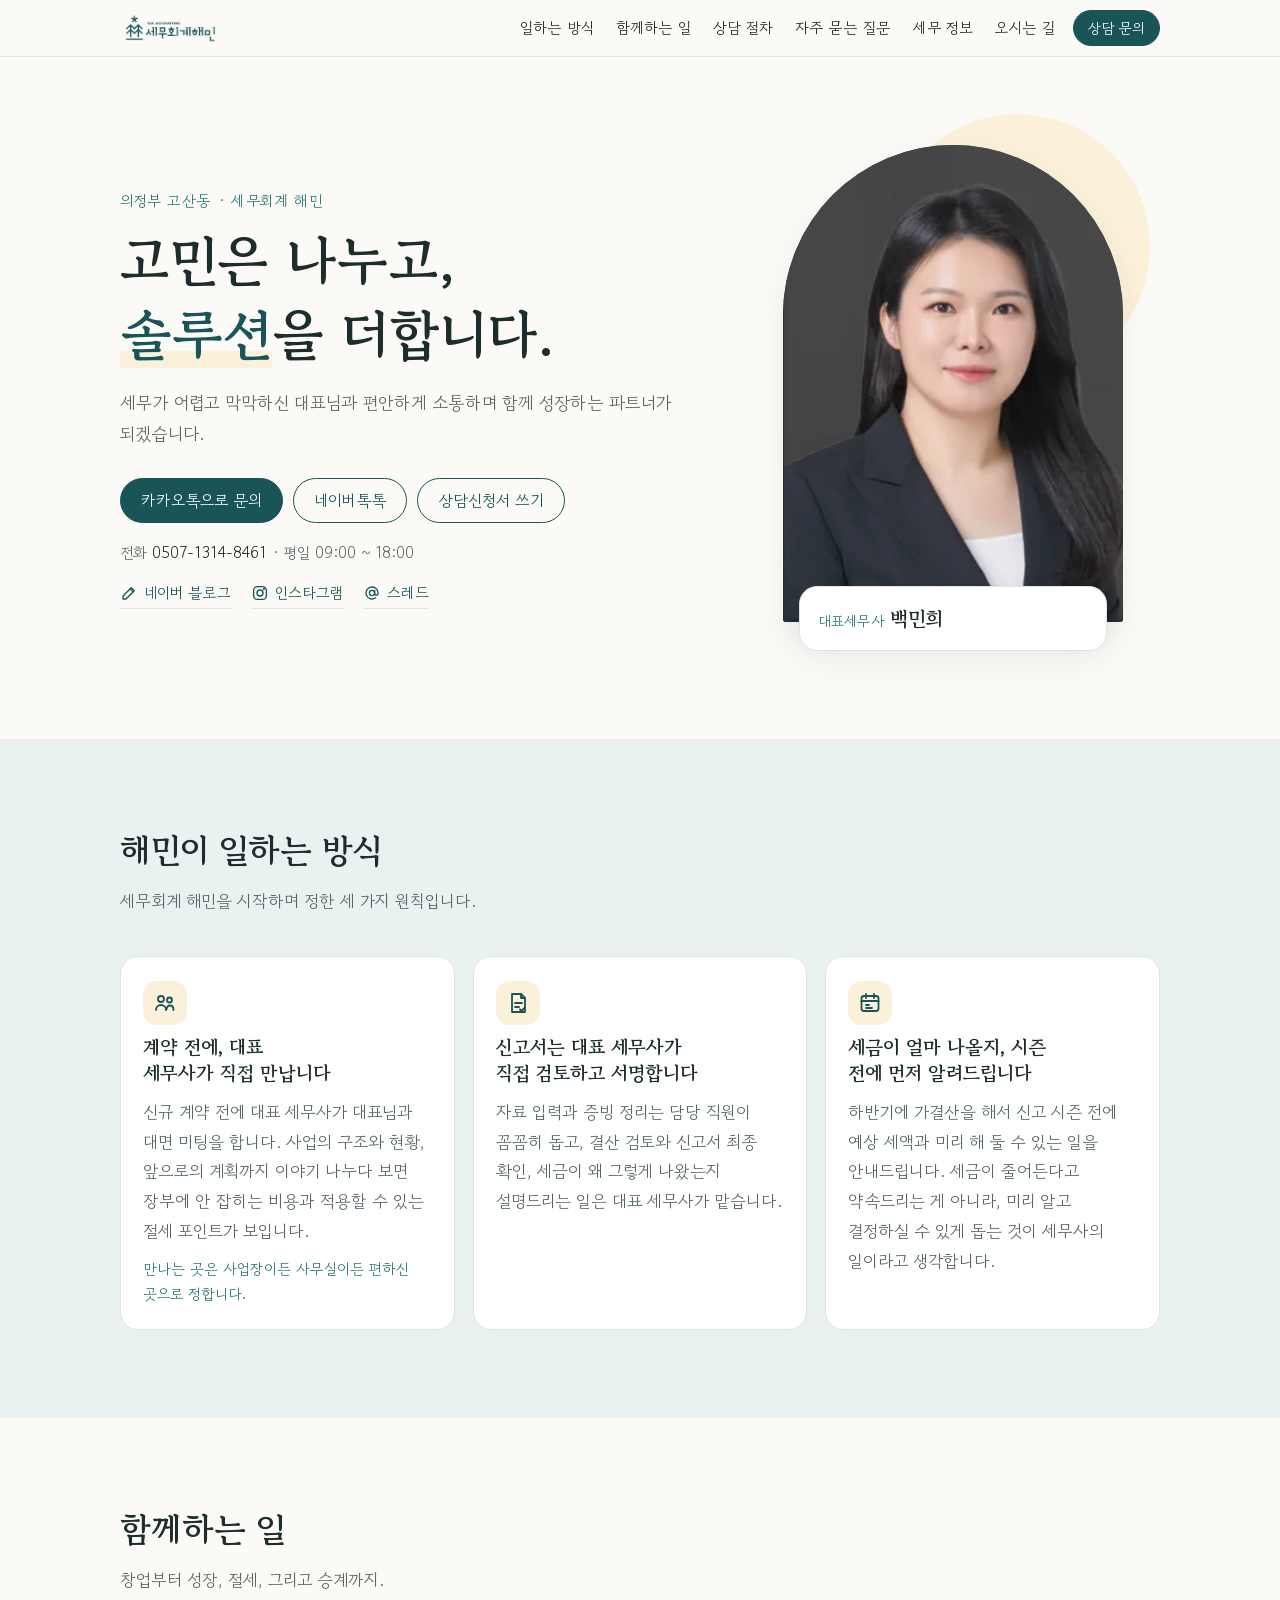
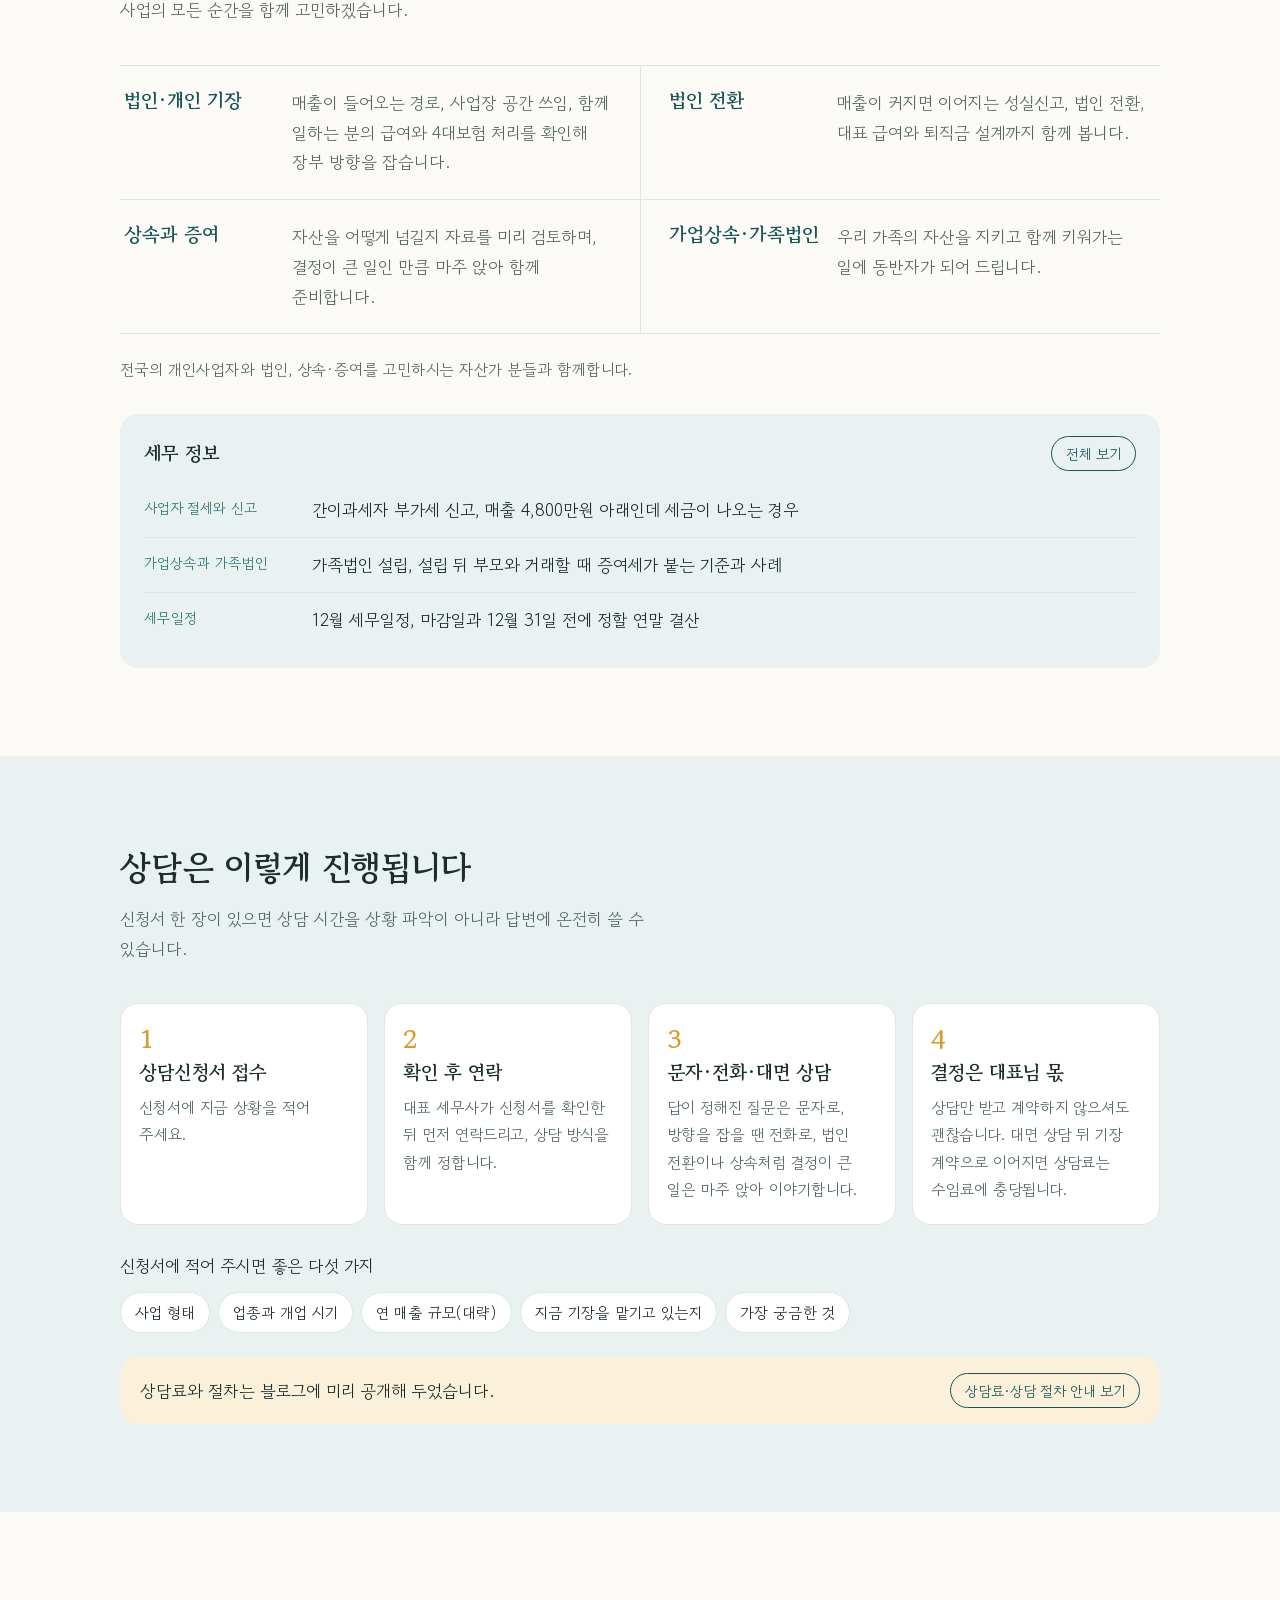
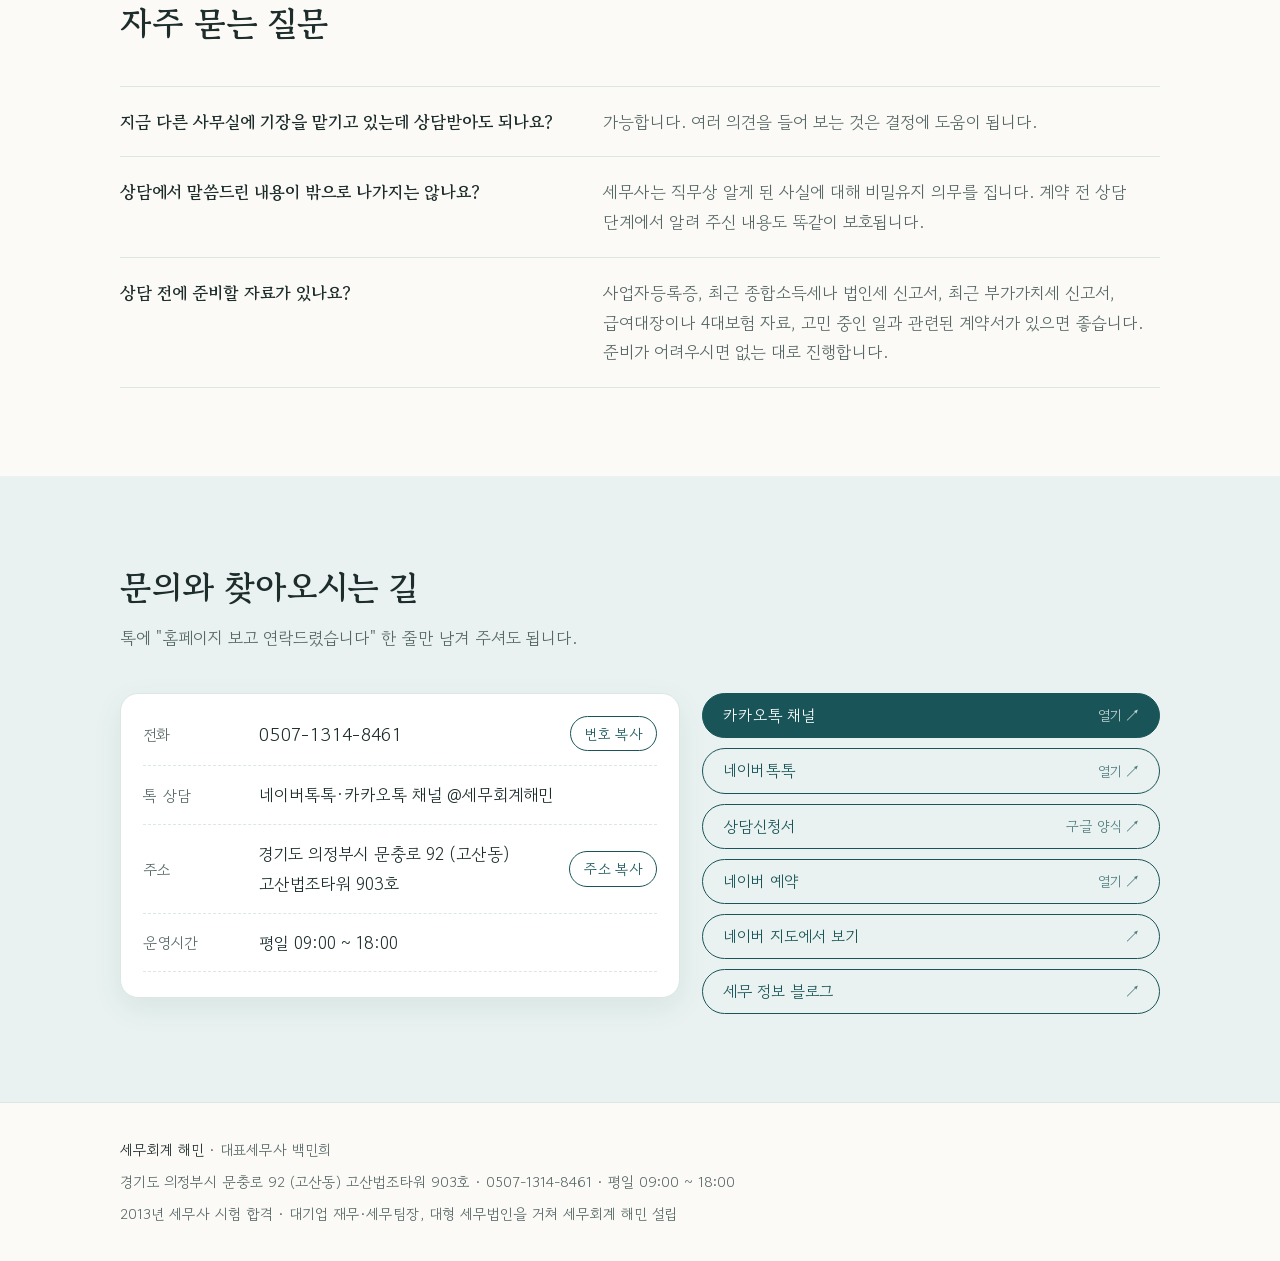
<file: index.html>
<!doctype html>
<html lang="ko">
<head>
<meta charset="utf-8">
<meta name="viewport" content="width=device-width, initial-scale=1, viewport-fit=cover">
<title>세무회계 해민 | 대표세무사 백민희</title>
<meta name="description" content="의정부 고산동 세무회계 해민, 대표세무사 백민희. 계약 전에 대표 세무사가 직접 만나고, 신고서는 대표 세무사가 직접 검토합니다.">
<link rel="preconnect" href="https://fonts.googleapis.com">
<link rel="preconnect" href="https://fonts.gstatic.com" crossorigin>
<link rel="stylesheet" href="https://fonts.googleapis.com/css2?family=Gowun+Batang:wght@400;700&family=Gowun+Dodum&display=swap">
<meta name="naver-site-verification" content="21fc2a0ba0712bca3d4d48f2cfbc00725fe90d10" />
<meta property="og:type" content="website">
<meta property="og:locale" content="ko_KR">
<meta property="og:site_name" content="세무회계 해민">
<meta property="og:title" content="세무회계 해민 | 대표세무사 백민희">
<meta property="og:description" content="의정부 고산동 세무회계 해민, 대표세무사 백민희. 계약 전에 대표 세무사가 직접 만나고, 신고서는 대표 세무사가 직접 검토합니다.">
<link rel="canonical" href="https://hmintax.com/">
<meta property="og:url" content="https://hmintax.com/">
<meta property="og:image" content="https://hmintax.com/og-image.jpg">
<meta property="og:image:width" content="1200">
<meta property="og:image:height" content="630">
<meta property="og:image:alt" content="세무회계 해민 대표세무사 백민희">
<link rel="icon" href="favicon.ico" sizes="48x48">
<link rel="icon" href="icon-192.png" type="image/png" sizes="192x192">
<link rel="apple-touch-icon" href="apple-touch-icon.png">
<script type="application/ld+json">{"@context":"https://schema.org","@type":"AccountingService","@id":"https://hmintax.com/#office","name":"세무회계 해민","url":"https://hmintax.com/","image":"https://hmintax.com/og-image.jpg","logo":"https://hmintax.com/icon-192.png","telephone":"+82-507-1314-8461","address":{"@type":"PostalAddress","addressCountry":"KR","addressRegion":"경기도","addressLocality":"의정부시","streetAddress":"문충로 92 고산법조타워 903호"},"openingHoursSpecification":{"@type":"OpeningHoursSpecification","dayOfWeek":["Monday","Tuesday","Wednesday","Thursday","Friday"],"opens":"09:00","closes":"18:00"},"areaServed":{"@type":"Country","name":"대한민국"},"employee":{"@type":"Person","name":"백민희","jobTitle":"대표세무사"},"sameAs":["https://blog.naver.com/hmintax","https://www.instagram.com/mintax13/","https://www.threads.com/@mintax13","https://m.place.naver.com/place/1196370229/home"]}</script>
<script type="application/ld+json">{"@context":"https://schema.org","@type":"WebSite","@id":"https://hmintax.com/#website","name":"세무회계 해민","url":"https://hmintax.com/","inLanguage":"ko-KR","publisher":{"@id":"https://hmintax.com/#office"}}</script>
<style>:root{padding-top:env(safe-area-inset-top,0px);padding-bottom:env(safe-area-inset-bottom,0px)}body{margin:0}img{max-width:100%}[hidden]{display:none!important}</style>
<style>
/* Layout: 한 장짜리 사무소 소개. 따뜻한 흰 바탕 위에 로고 청록과 꿀색을 포인트로, 둥근 아치 사진과 부드러운 면으로 구획한다 */
:root {
  --bg: #FCFAF6;
  --surface: #FFFFFF;
  --tint: #E9F2F0;
  --honey-tint: #FBF0DA;
  --ink: #1D2D2C;
  --muted: #566866;
  --line: #DCE6E3;
  --teal: #195558;
  --teal-soft: #2C7672;
  --honey: #D99A2B;
  --on-teal: #FFFFFF;
  --shadow: 0 10px 30px rgba(25, 85, 88, 0.08);
  --font-display: "Gowun Batang", "Noto Serif KR", "Nanum Myeongjo", serif;
  --font-body: "Gowun Dodum", "Apple SD Gothic Neo", "Malgun Gothic", "Noto Sans KR", sans-serif;
  --radius: 18px;
}
@media (prefers-color-scheme: dark) {
  :root:not([data-theme="light"]) {
    --bg: #0F1B1B; --surface: #152625; --tint: #1A3231; --honey-tint: #352B1B;
    --ink: #E6EFED; --muted: #A2B4B1; --line: #274240; --teal: #8FD1C9; --teal-soft: #74C0B7;
    --honey: #F0C36A; --on-teal: #0F1B1B; --shadow: 0 10px 30px rgba(0, 0, 0, 0.35);
    color-scheme: dark;
  }
}
:root[data-theme="dark"] {
  --bg: #0F1B1B; --surface: #152625; --tint: #1A3231; --honey-tint: #352B1B;
  --ink: #E6EFED; --muted: #A2B4B1; --line: #274240; --teal: #8FD1C9; --teal-soft: #74C0B7;
  --honey: #F0C36A; --on-teal: #0F1B1B; --shadow: 0 10px 30px rgba(0, 0, 0, 0.35);
  color-scheme: dark;
}

body {
  background: var(--bg);
  color: var(--ink);
  font-family: var(--font-body);
  font-size: 1.0625rem;
  line-height: 1.75;
  word-break: keep-all;
  overflow-wrap: break-word;
}
a { color: var(--teal-soft); }
:focus-visible { outline: 3px solid var(--honey); outline-offset: 3px; border-radius: 6px; }

.wrap {
  max-width: 1040px;
  margin-inline: auto;
  padding-left: max(16px, env(safe-area-inset-left, 0px));
  padding-right: max(16px, env(safe-area-inset-right, 0px));
}
.band { padding-block: clamp(48px, 8vw, 88px); }
.band.tint { background: var(--tint); }

h1, h2, h3 { font-family: var(--font-display); font-weight: 700; line-height: 1.35; text-wrap: balance; margin: 0; }
h2 { font-size: clamp(1.6rem, 3.6vw, 2.1rem); color: var(--ink); }
h3 { font-size: 1.2rem; }
p { margin: 0; }
.lead { color: var(--muted); margin-top: 10px; max-width: 60ch; }
.section-head { display: grid; gap: 4px; margin-bottom: clamp(28px, 4vw, 40px); }

/* 머리 */
.top {
  position: sticky; top: env(safe-area-inset-top, 0px); z-index: 20;
  background: color-mix(in srgb, var(--bg) 88%, transparent);
  backdrop-filter: blur(8px);
  border-bottom: 1px solid var(--line);
}
body::before { content: ""; position: fixed; inset: 0 0 auto; height: env(safe-area-inset-top, 0px); z-index: 21; background: var(--bg); }
.top .wrap { display: flex; align-items: center; justify-content: space-between; gap: 12px; padding-block: 10px; }
.brand { display: flex; align-items: center; gap: 12px; text-decoration: none; color: var(--ink); min-width: 0; }
.brand img { height: 34px; width: auto; display: block; }
.logo-dark { display: none !important; }
@media (prefers-color-scheme: dark) { :root:not([data-theme="light"]) .logo-light { display: none !important; } :root:not([data-theme="light"]) .logo-dark { display: block !important; } }
:root[data-theme="dark"] .logo-light { display: none !important; }
:root[data-theme="dark"] .logo-dark { display: block !important; }

.btn {
  display: inline-flex; align-items: center; justify-content: center; gap: 8px;
  padding: 12px 20px; border-radius: 999px; font-family: var(--font-body); font-size: 1rem;
  text-decoration: none; border: 1.5px solid var(--teal); cursor: pointer; line-height: 1.2;
  transition: transform .15s ease, background-color .15s ease;
}
.btn.primary { background: var(--teal); color: var(--on-teal); }
.btn.ghost { background: transparent; color: var(--teal); }
.btn:hover { transform: translateY(-1px); }
.btn.small { padding: 8px 14px; font-size: 0.9rem; }

/* 머리줄 메뉴: 컴퓨터에서는 로고와 상담 버튼 사이 한 줄, 좁은 화면에서는 둘째 줄을 옆으로 밀어 본다 */
.site-nav { margin-left: auto; margin-right: 6px; min-width: 0; }
.site-nav ul { display: flex; gap: 22px; list-style: none; margin: 0; padding: 0; }
.site-nav a { display: block; padding: 8px 0 6px; color: var(--ink); text-decoration: none; font-size: 0.95rem; line-height: 1.3; white-space: nowrap; border-bottom: 2px solid transparent; }
.site-nav a:hover { color: var(--teal); border-bottom-color: var(--line); }
.site-nav a[aria-current] { color: var(--teal); border-bottom-color: var(--teal); }
/* 메뉴로 이동했을 때 구역 제목이 위에 붙은 머리줄에 가려지지 않게 띄운다 */
#how, #work, #flow, #faq, #contact { scroll-margin-top: calc(env(safe-area-inset-top, 0px) + 84px); }
@media (prefers-reduced-motion: no-preference) { html { scroll-behavior: smooth; } }
@media (max-width: 820px) {
  .top .wrap { flex-wrap: wrap; row-gap: 0; padding-bottom: 0; }
  .site-nav {
    order: 3; flex: 1 0 100%; margin: 0; overflow-x: auto; scrollbar-width: none; -webkit-overflow-scrolling: touch;
    margin-left: calc(-1 * max(16px, env(safe-area-inset-left, 0px)));
    margin-right: calc(-1 * max(16px, env(safe-area-inset-right, 0px)));
    -webkit-mask-image: linear-gradient(to right, #000 calc(100% - 36px), transparent);
    mask-image: linear-gradient(to right, #000 calc(100% - 36px), transparent);
  }
  .site-nav::-webkit-scrollbar { display: none; }
  .site-nav ul { width: max-content; gap: 20px; padding: 0 44px 0 max(16px, env(safe-area-inset-left, 0px)); }
  #how, #work, #flow, #faq, #contact { scroll-margin-top: calc(env(safe-area-inset-top, 0px) + 110px); }
}

/* 첫 화면 */
.hero .wrap { display: grid; grid-template-columns: 1.15fr 0.85fr; gap: clamp(28px, 5vw, 64px); align-items: center; }
.hero-text { min-width: 0; }
.eyebrow { color: var(--teal-soft); font-size: 0.95rem; letter-spacing: 0.04em; }
.hero h1 { font-size: clamp(2.1rem, 5.6vw, 3.4rem); margin-top: 10px; }
.hero h1 em { font-style: normal; color: var(--teal); position: relative; }
.hero h1 em::after { content: ""; position: absolute; left: 0; right: 0; bottom: 0.08em; height: 0.32em; background: var(--honey-tint); z-index: -1; border-radius: 4px; }
.hero .lead { font-size: 1.1rem; margin-top: 18px; }
.cta-row { display: flex; flex-wrap: wrap; gap: 10px; margin-top: 28px; }
.hero-note { margin-top: 16px; color: var(--muted); font-size: 0.95rem; }
.hero-note b { color: var(--ink); font-weight: 400; font-variant-numeric: tabular-nums; }
.sns { display: flex; flex-wrap: wrap; gap: 8px 20px; margin: 14px 0 0; padding: 0; list-style: none; font-size: 0.95rem; }
.sns a { display: inline-flex; align-items: center; gap: 6px; color: var(--teal); text-decoration: none; border-bottom: 1px solid var(--line); padding-bottom: 2px; }
.sns a:hover { border-color: var(--teal); }
.sns svg { width: 18px; height: 18px; stroke: currentColor; fill: none; stroke-width: 1.8; stroke-linecap: round; stroke-linejoin: round; }

.person { position: relative; justify-self: center; width: min(100%, 340px); }
.person::before {
  content: ""; position: absolute; width: 78%; aspect-ratio: 1; border-radius: 50%;
  background: var(--honey-tint); right: -8%; top: -6%; z-index: 0;
}
.arch {
  position: relative; z-index: 1; border-radius: 999px 999px var(--radius) var(--radius);
  overflow: hidden; background: #3a3a3a; aspect-ratio: 285 / 400; max-width: 100%; box-shadow: var(--shadow);
}
.arch img { width: 100%; height: 100%; object-fit: cover; object-position: top; display: block; }
.person-card {
  position: relative; z-index: 2; margin: -36px 16px 0; background: var(--surface);
  border: 1px solid var(--line); border-radius: var(--radius); padding: 14px 18px; box-shadow: var(--shadow);
}
.person-card .name { font-family: var(--font-display); font-weight: 700; font-size: 1.25rem; }
.person-card .name span { font-family: var(--font-body); font-weight: 400; font-size: 0.9rem; color: var(--teal-soft); margin-right: 6px; }

/* 일하는 방식 */
.principles { display: grid; grid-template-columns: repeat(3, minmax(0, 1fr)); gap: 18px; }
.principle {
  background: var(--surface); border-radius: var(--radius); padding: 24px 22px 22px;
  border: 1px solid var(--line); display: grid; gap: 10px; align-content: start; min-width: 0;
}
.principle .mark { width: 44px; height: 44px; border-radius: 14px; background: var(--honey-tint); display: grid; place-items: center; }
.principle .mark svg { width: 24px; height: 24px; stroke: var(--teal); fill: none; stroke-width: 1.8; stroke-linecap: round; stroke-linejoin: round; }
.principle p { color: var(--muted); }
.principle .note { font-size: 0.92rem; color: var(--teal-soft); }

/* 하는 일 */
.services { display: grid; grid-template-columns: repeat(2, minmax(0, 1fr)); gap: 0; border-top: 1px solid var(--line); }
.service { padding: 22px 4px; border-bottom: 1px solid var(--line); display: grid; grid-template-columns: 9.5rem 1fr; gap: 16px; min-width: 0; }
.service:nth-child(odd) { padding-right: 28px; }
.service:nth-child(even) { padding-left: 28px; border-left: 1px solid var(--line); }
.service h3 { color: var(--teal); }
.service p { color: var(--muted); min-width: 0; }
.with-whom { margin-top: 22px; color: var(--muted); font-size: 0.98rem; }
.column-latest { margin-top: 30px; padding: 22px 24px; border-radius: var(--radius); background: var(--tint); }
.column-latest-head { display: flex; align-items: center; justify-content: space-between; gap: 12px; }
.column-latest ul { list-style: none; margin: 12px 0 0; padding: 0; }
.column-latest li + li { border-top: 1px solid var(--line); }
.column-latest li a { display: grid; grid-template-columns: 9.5rem minmax(0, 1fr); gap: 4px 16px; padding: 12px 0; color: var(--ink); text-decoration: none; }
.column-latest li a:hover .t { color: var(--teal); text-decoration: underline; }
.column-latest .cat { color: var(--teal-soft); font-size: 0.9rem; }
@media (max-width: 640px) { .column-latest { padding: 18px 16px; } .column-latest li a { grid-template-columns: 1fr; } }

/* 상담 절차 */
.steps { display: grid; grid-template-columns: repeat(4, minmax(0, 1fr)); gap: 16px; counter-reset: step; list-style: none; padding: 0; margin: 0; }
.step { position: relative; padding: 22px 18px 20px; background: var(--surface); border-radius: var(--radius); border: 1px solid var(--line); display: grid; gap: 8px; align-content: start; min-width: 0; }
.step .num { font-family: var(--font-display); font-weight: 700; color: var(--honey); font-size: 1.6rem; line-height: 1; font-variant-numeric: tabular-nums; }
.step p { color: var(--muted); font-size: 0.98rem; }
.form-hint { margin-top: 26px; display: grid; gap: 12px; }
.chips { display: flex; flex-wrap: wrap; gap: 8px; list-style: none; padding: 0; margin: 0; }
.chips li { background: var(--surface); border: 1px solid var(--line); border-radius: 999px; padding: 6px 14px; font-size: 0.95rem; }
.fee { margin-top: 24px; padding: 16px 20px; border-radius: var(--radius); background: var(--honey-tint); display: flex; flex-wrap: wrap; gap: 10px 18px; align-items: center; justify-content: space-between; }

/* 자주 묻는 질문 */
.faq { display: grid; gap: 0; border-top: 1px solid var(--line); }
.qa { padding: 20px 0; border-bottom: 1px solid var(--line); display: grid; grid-template-columns: minmax(0, 0.9fr) minmax(0, 1.1fr); gap: 8px 28px; }
.qa .q { font-family: var(--font-display); font-weight: 700; }
.qa .a { color: var(--muted); }

/* 문의와 찾아오시는 길 */
.contact-grid { display: grid; grid-template-columns: minmax(0, 1.1fr) minmax(0, 0.9fr); gap: 22px; align-items: start; }
.card { background: var(--surface); border: 1px solid var(--line); border-radius: var(--radius); padding: 8px 22px; box-shadow: var(--shadow); min-width: 0; }
.row { display: grid; grid-template-columns: 6.5rem minmax(0, 1fr) auto; gap: 12px; align-items: center; padding: 14px 0; border-bottom: 1px dashed var(--line); }
.row:last-child { border-bottom: 0; }
.row .k { color: var(--muted); font-size: 0.95rem; }
.row .v { min-width: 0; }
.row .v.num { font-variant-numeric: tabular-nums; font-size: 1.15rem; letter-spacing: 0.02em; user-select: all; }
.copy-status { font-size: 0.85rem; color: var(--teal-soft); min-height: 1.2em; }
.links { display: grid; gap: 10px; }
.links .btn { justify-content: space-between; width: 100%; box-sizing: border-box; }
.links .btn span.sub { color: inherit; opacity: 0.75; font-size: 0.88rem; }

footer { padding-block: 34px; border-top: 1px solid var(--line); color: var(--muted); font-size: 0.92rem; }
footer .wrap { display: grid; gap: 6px; }
footer strong { color: var(--ink); font-weight: 400; }

@media (max-width: 860px) {
  .hero .wrap { grid-template-columns: 1fr; }
  .person { order: -1; width: min(78%, 300px); }
  .principles { grid-template-columns: 1fr; }
  .steps { grid-template-columns: repeat(2, minmax(0, 1fr)); }
  .contact-grid { grid-template-columns: 1fr; }
}
@media (max-width: 640px) {
  .services { grid-template-columns: 1fr; }
  .service:nth-child(odd), .service:nth-child(even) { padding-left: 4px; padding-right: 4px; border-left: 0; }
  .service { grid-template-columns: 1fr; gap: 4px; }
  .steps { grid-template-columns: 1fr; }
  .qa { grid-template-columns: 1fr; }
  .row { grid-template-columns: 1fr auto; }
  .row .k { grid-column: 1 / -1; }
}
@media (prefers-reduced-motion: reduce) { .btn { transition: none; } .btn:hover { transform: none; } }
</style>
</head>
<body>

<header class="top">
  <div class="wrap">
    <a class="brand" href="#top" aria-label="세무회계 해민 처음으로">
      <img class="logo-light" src="[data-uri]" alt="세무회계 해민 로고" width="180" height="62">
      <img class="logo-dark" src="[data-uri]" alt="세무회계 해민 로고" width="180" height="62">
    </a>
    <nav class="site-nav" aria-label="홈페이지 메뉴"><ul><li><a href="#how">일하는 방식</a></li><li><a href="#work">함께하는 일</a></li><li><a href="#flow">상담 절차</a></li><li><a href="#faq">자주 묻는 질문</a></li><li><a href="https://hmintax.com/column/">세무 정보</a></li><li><a href="#contact">오시는 길</a></li></ul></nav>
    <a class="btn primary small" href="#contact">상담 문의</a>
  </div>
</header>

<main id="top">
  <section class="band hero">
    <div class="wrap">
      <div class="hero-text">
        <p class="eyebrow">의정부 고산동 · 세무회계 해민</p>
        <h1>고민은 나누고,<br><em>솔루션</em>을 더합니다.</h1>
        <p class="lead">세무가 어렵고 막막하신 대표님과 편안하게 소통하며 함께 성장하는 파트너가 되겠습니다.</p>
        <div class="cta-row">
          <a class="btn primary" href="https://pf.kakao.com/_CWnRG" target="_blank" rel="noopener">카카오톡으로 문의</a>
          <a class="btn ghost" href="https://talk.naver.com/ct/w43b8y" target="_blank" rel="noopener">네이버톡톡</a>
          <a class="btn ghost" href="https://forms.gle/bYHpUp7RU89vCtaz8" target="_blank" rel="noopener">상담신청서 쓰기</a>
        </div>
        <p class="hero-note">전화 <b>0507-1314-8461</b> · 평일 09:00 ~ 18:00</p>
        <ul class="sns" aria-label="세무회계 해민 블로그와 SNS">
          <li><a href="https://blog.naver.com/hmintax" target="_blank" rel="noopener"><svg viewBox="0 0 24 24" aria-hidden="true"><path d="M4 20h4L19 9l-4-4L4 16z"/><path d="M13.5 6.5l4 4"/></svg>네이버 블로그</a></li>
          <li><a href="https://www.instagram.com/mintax13/" target="_blank" rel="noopener"><svg viewBox="0 0 24 24" aria-hidden="true"><rect x="3.5" y="3.5" width="17" height="17" rx="5"/><circle cx="12" cy="12" r="4"/><circle cx="17.2" cy="6.8" r="0.6"/></svg>인스타그램</a></li>
          <li><a href="https://www.threads.com/@mintax13" target="_blank" rel="noopener"><svg viewBox="0 0 24 24" aria-hidden="true"><circle cx="12" cy="12" r="3.5"/><path d="M15.5 8.5v4.25a2.25 2.25 0 0 0 4.5 0V12a8 8 0 1 0-3.2 6.4"/></svg>스레드</a></li>
        </ul>
      </div>
      <figure class="person" style="margin:0">
        <div class="arch"><img src="[data-uri]" alt="세무회계 해민 대표세무사 백민희" width="285" height="450"></div>
        <figcaption class="person-card">
          <p class="name"><span>대표세무사</span>백민희</p>
        </figcaption>
      </figure>
    </div>
  </section>

  <section class="band tint" aria-labelledby="how">
    <div class="wrap">
      <div class="section-head">
        <h2 id="how">해민이 일하는 방식</h2>
        <p class="lead">세무회계 해민을 시작하며 정한 세 가지 원칙입니다.</p>
      </div>
      <div class="principles">
        <article class="principle">
          <div class="mark" aria-hidden="true"><svg viewBox="0 0 24 24"><circle cx="8" cy="8" r="3"/><circle cx="16.5" cy="9" r="2.5"/><path d="M3 19c0-3 2.2-5 5-5s5 2 5 5"/><path d="M13.5 18.5c.3-2.4 1.6-4 3.4-4 2 0 3.6 1.7 3.6 4.5"/></svg></div>
          <h3>계약 전에, 대표 세무사가 직접 만납니다</h3>
          <p>신규 계약 전에 대표 세무사가 대표님과 대면 미팅을 합니다. 사업의 구조와 현황, 앞으로의 계획까지 이야기 나누다 보면 장부에 안 잡히는 비용과 적용할 수 있는 절세 포인트가 보입니다.</p>
          <p class="note">만나는 곳은 사업장이든 사무실이든 편하신 곳으로 정합니다.</p>
        </article>
        <article class="principle">
          <div class="mark" aria-hidden="true"><svg viewBox="0 0 24 24"><path d="M6 3h9l4 4v14H6z"/><path d="M15 3v4h4"/><path d="M9 12h7M9 16h4"/><path d="M14 18.5l1.5 1.5 3-3"/></svg></div>
          <h3>신고서는 대표 세무사가 직접 검토하고 서명합니다</h3>
          <p>자료 입력과 증빙 정리는 담당 직원이 꼼꼼히 돕고, 결산 검토와 신고서 최종 확인, 세금이 왜 그렇게 나왔는지 설명드리는 일은 대표 세무사가 맡습니다.</p>
        </article>
        <article class="principle">
          <div class="mark" aria-hidden="true"><svg viewBox="0 0 24 24"><rect x="3.5" y="5" width="17" height="15" rx="2.5"/><path d="M3.5 10h17M8 3v4M16 3v4"/><path d="M8 14h3M8 17h6"/></svg></div>
          <h3>세금이 얼마 나올지, 시즌 전에 먼저 알려드립니다</h3>
          <p>하반기에 가결산을 해서 신고 시즌 전에 예상 세액과 미리 해 둘 수 있는 일을 안내드립니다. 세금이 줄어든다고 약속드리는 게 아니라, 미리 알고 결정하실 수 있게 돕는 것이 세무사의 일이라고 생각합니다.</p>
        </article>
      </div>
    </div>
  </section>

  <section class="band" aria-labelledby="work">
    <div class="wrap">
      <div class="section-head">
        <h2 id="work">함께하는 일</h2>
        <p class="lead">창업부터 성장, 절세, 그리고 승계까지.<br>사업의 모든 순간을 함께 고민하겠습니다.</p>
      </div>
      <div class="services">
        <div class="service"><h3>법인·개인 기장</h3><p>매출이 들어오는 경로, 사업장 공간 쓰임, 함께 일하는 분의 급여와 4대보험 처리를 확인해 장부 방향을 잡습니다.</p></div>
        <div class="service"><h3>법인 전환</h3><p>매출이 커지면 이어지는 성실신고, 법인 전환, 대표 급여와 퇴직금 설계까지 함께 봅니다.</p></div>
        <div class="service"><h3>상속과 증여</h3><p>자산을 어떻게 넘길지 자료를 미리 검토하며, 결정이 큰 일인 만큼 마주 앉아 함께 준비합니다.</p></div>
        <div class="service"><h3>가업상속·가족법인</h3><p>우리 가족의 자산을 지키고 함께 키워가는 일에 동반자가 되어 드립니다.</p></div>
      </div>
      <p class="with-whom">전국의 개인사업자와 법인, 상속·증여를 고민하시는 자산가 분들과 함께합니다.</p>
      <div class="column-latest"><div class="column-latest-head"><h3>세무 정보</h3><a class="btn ghost small" href="https://hmintax.com/column/">전체 보기</a></div><ul><li><a href="https://hmintax.com/column/simplified-taxpayer-vat-filing-exemption/"><span class="cat">사업자 절세와 신고</span><span class="t">간이과세자 부가세 신고, 매출 4,800만원 아래인데 세금이 나오는 경우</span></a></li><li><a href="https://hmintax.com/column/family-corporation-setup-gift-tax-cases/"><span class="cat">가업상속과 가족법인</span><span class="t">가족법인 설립, 설립 뒤 부모와 거래할 때 증여세가 붙는 기준과 사례</span></a></li><li><a href="https://hmintax.com/column/december-tax-schedule-year-end-closing/"><span class="cat">세무일정</span><span class="t">12월 세무일정, 마감일과 12월 31일 전에 정할 연말 결산</span></a></li></ul></div>
    </div>
  </section>

  <section class="band tint" aria-labelledby="flow">
    <div class="wrap">
      <div class="section-head">
        <h2 id="flow">상담은 이렇게 진행됩니다</h2>
        <p class="lead">신청서 한 장이 있으면 상담 시간을 상황 파악이 아니라 답변에 온전히 쓸 수 있습니다.</p>
      </div>
      <ol class="steps">
        <li class="step"><span class="num">1</span><h3>상담신청서 접수</h3><p>신청서에 지금 상황을 적어 주세요.</p></li>
        <li class="step"><span class="num">2</span><h3>확인 후 연락</h3><p>대표 세무사가 신청서를 확인한 뒤 먼저 연락드리고, 상담 방식을 함께 정합니다.</p></li>
        <li class="step"><span class="num">3</span><h3>문자·전화·대면 상담</h3><p>답이 정해진 질문은 문자로, 방향을 잡을 땐 전화로, 법인 전환이나 상속처럼 결정이 큰 일은 마주 앉아 이야기합니다.</p></li>
        <li class="step"><span class="num">4</span><h3>결정은 대표님 몫</h3><p>상담만 받고 계약하지 않으셔도 괜찮습니다. 대면 상담 뒤 기장 계약으로 이어지면 상담료는 수임료에 충당됩니다.</p></li>
      </ol>
      <div class="form-hint">
        <p>신청서에 적어 주시면 좋은 다섯 가지</p>
        <ul class="chips">
          <li>사업 형태</li><li>업종과 개업 시기</li><li>연 매출 규모(대략)</li><li>지금 기장을 맡기고 있는지</li><li>가장 궁금한 것</li>
        </ul>
      </div>
      <div class="fee">
        <p>상담료와 절차는 블로그에 미리 공개해 두었습니다.</p>
        <a class="btn ghost small" href="https://blog.naver.com/hmintax/224391888302" target="_blank" rel="noopener">상담료·상담 절차 안내 보기</a>
      </div>
    </div>
  </section>

  <section class="band" aria-labelledby="faq">
    <div class="wrap">
      <div class="section-head">
        <h2 id="faq">자주 묻는 질문</h2>
      </div>
      <div class="faq">
        <div class="qa"><p class="q">지금 다른 사무실에 기장을 맡기고 있는데 상담받아도 되나요?</p><p class="a">가능합니다. 여러 의견을 들어 보는 것은 결정에 도움이 됩니다.</p></div>
        <div class="qa"><p class="q">상담에서 말씀드린 내용이 밖으로 나가지는 않나요?</p><p class="a">세무사는 직무상 알게 된 사실에 대해 비밀유지 의무를 집니다. 계약 전 상담 단계에서 알려 주신 내용도 똑같이 보호됩니다.</p></div>
        <div class="qa"><p class="q">상담 전에 준비할 자료가 있나요?</p><p class="a">사업자등록증, 최근 종합소득세나 법인세 신고서, 최근 부가가치세 신고서, 급여대장이나 4대보험 자료, 고민 중인 일과 관련된 계약서가 있으면 좋습니다. 준비가 어려우시면 없는 대로 진행합니다.</p></div>
      </div>
    </div>
  </section>

  <section class="band tint" id="contact" aria-labelledby="reach">
    <div class="wrap">
      <div class="section-head">
        <h2 id="reach">문의와 찾아오시는 길</h2>
        <p class="lead">톡에 "홈페이지 보고 연락드렸습니다" 한 줄만 남겨 주셔도 됩니다.</p>
      </div>
      <div class="contact-grid">
        <div class="card">
          <div class="row">
            <span class="k">전화</span>
            <span class="v num" id="phone">0507-1314-8461</span>
            <button class="btn ghost small" type="button" id="copy-phone" data-copy="0507-1314-8461" data-target="phone">번호 복사</button>
          </div>
          <div class="row">
            <span class="k">톡 상담</span>
            <span class="v">네이버톡톡·카카오톡 채널 <b style="font-weight:400">@세무회계해민</b></span>
            <span></span>
          </div>
          <div class="row">
            <span class="k">주소</span>
            <span class="v" id="addr">경기도 의정부시 문충로 92 (고산동) 고산법조타워 903호</span>
            <button class="btn ghost small" type="button" id="copy-addr" data-copy="경기도 의정부시 문충로 92 (고산동) 고산법조타워 903호" data-target="addr">주소 복사</button>
          </div>
          <div class="row">
            <span class="k">운영시간</span>
            <span class="v">평일 09:00 ~ 18:00</span>
            <span></span>
          </div>
          <p class="copy-status" id="copy-status" role="status" aria-live="polite"></p>
        </div>
        <div class="links">
          <a class="btn primary" href="https://pf.kakao.com/_CWnRG" target="_blank" rel="noopener">카카오톡 채널 <span class="sub">열기 ↗</span></a>
          <a class="btn ghost" href="https://talk.naver.com/ct/w43b8y" target="_blank" rel="noopener">네이버톡톡 <span class="sub">열기 ↗</span></a>
          <a class="btn ghost" href="https://forms.gle/bYHpUp7RU89vCtaz8" target="_blank" rel="noopener">상담신청서 <span class="sub">구글 양식 ↗</span></a>
          <a class="btn ghost" href="https://booking.naver.com/booking/6/bizes/953795" target="_blank" rel="noopener">네이버 예약 <span class="sub">열기 ↗</span></a>
          <a class="btn ghost" href="https://m.place.naver.com/place/1196370229/home" target="_blank" rel="noopener">네이버 지도에서 보기 <span class="sub">↗</span></a>
          <a class="btn ghost" href="https://blog.naver.com/hmintax" target="_blank" rel="noopener">세무 정보 블로그 <span class="sub">↗</span></a>
        </div>
      </div>
    </div>
  </section>
</main>

<footer>
  <div class="wrap">
    <p><strong>세무회계 해민</strong> · 대표세무사 백민희</p>
    <p>경기도 의정부시 문충로 92 (고산동) 고산법조타워 903호 · 0507-1314-8461 · 평일 09:00 ~ 18:00</p>
    <p>2013년 세무사 시험 합격 · 대기업 재무·세무팀장, 대형 세무법인을 거쳐 세무회계 해민 설립</p>
  </div>
</footer>

<script>
(function () {
  var status = document.getElementById('copy-status');
  function selectText(el) {
    try {
      var r = document.createRange(); r.selectNodeContents(el);
      var s = window.getSelection(); s.removeAllRanges(); s.addRange(r);
    } catch (e) {}
  }
  document.querySelectorAll('[data-copy]').forEach(function (btn) {
    btn.addEventListener('click', function () {
      var text = btn.getAttribute('data-copy');
      var target = document.getElementById(btn.getAttribute('data-target'));
      var done = function () { status.textContent = '복사했어요: ' + text; };
      var fallback = function () { selectText(target); status.textContent = '선택해 두었어요. 길게 눌러 복사해 주세요.'; };
      try {
        if (navigator.clipboard && navigator.clipboard.writeText) {
          navigator.clipboard.writeText(text).then(done, fallback);
        } else { fallback(); }
      } catch (e) { fallback(); }
    });
  });
})();
</script>
</body>
</html>
</file>
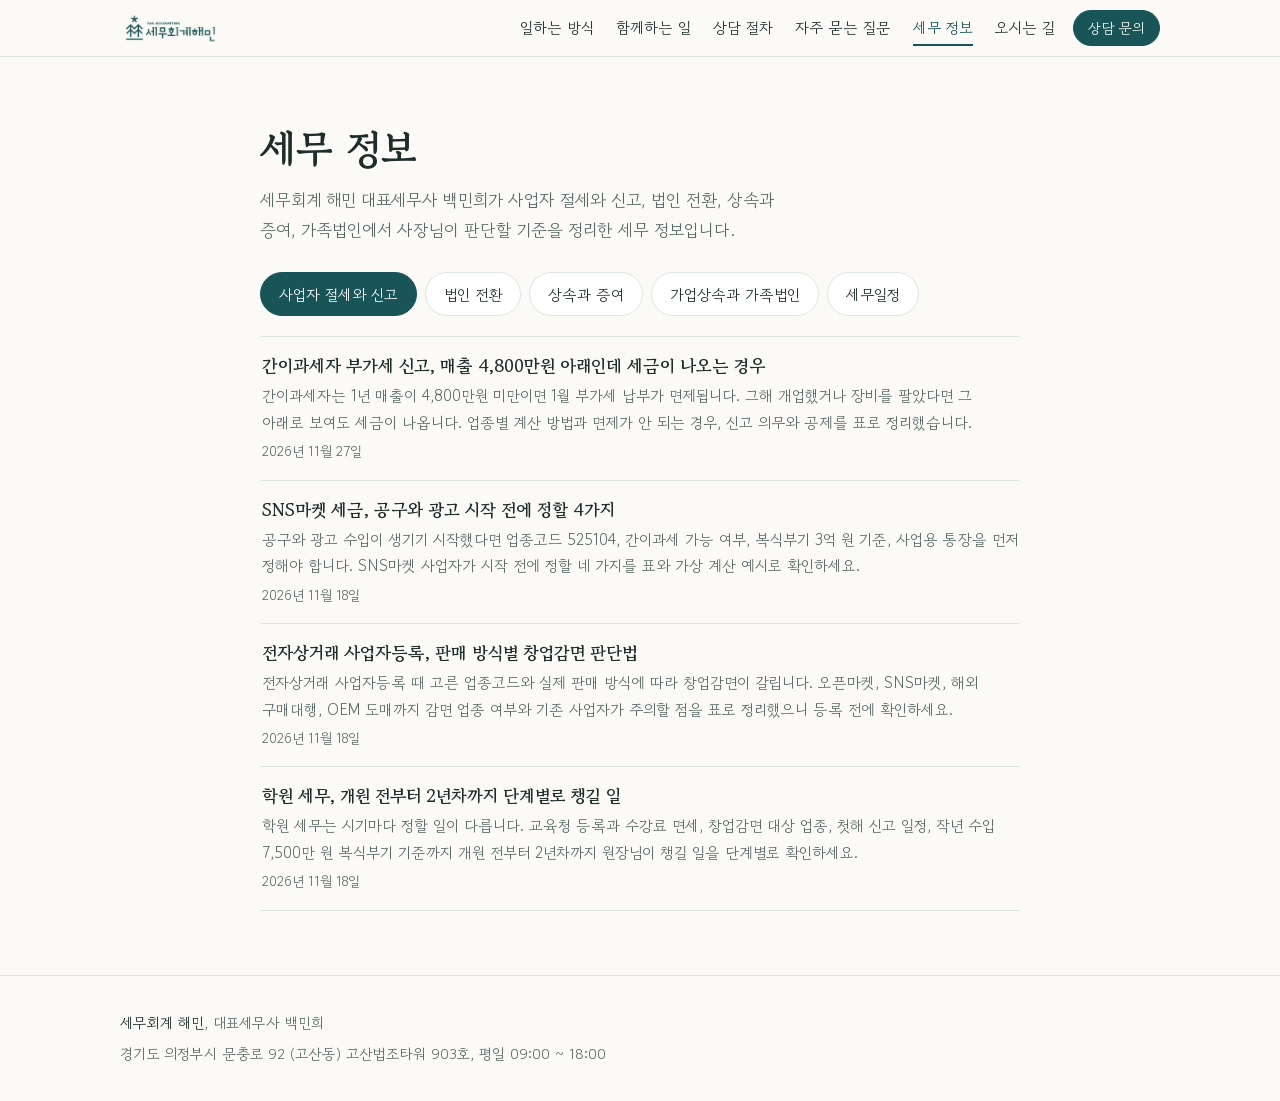
<file: column/index.html>
<!doctype html>
<html lang="ko">
<head>
<meta charset="utf-8">
<meta name="viewport" content="width=device-width, initial-scale=1, viewport-fit=cover">
<title>세무 정보 | 세무회계 해민</title>
<meta name="description" content="세무회계 해민 대표세무사 백민희가 사업자 절세와 신고, 법인 전환, 상속과 증여, 가족법인에서 사장님이 판단할 기준을 정리한 세무 정보입니다.">
<link rel="canonical" href="https://hmintax.com/column/">
<meta property="og:type" content="website">
<meta property="og:locale" content="ko_KR">
<meta property="og:site_name" content="세무회계 해민">
<meta property="og:title" content="세무 정보 | 세무회계 해민">
<meta property="og:description" content="세무회계 해민 대표세무사 백민희가 사업자 절세와 신고, 법인 전환, 상속과 증여, 가족법인에서 사장님이 판단할 기준을 정리한 세무 정보입니다.">
<meta property="og:url" content="https://hmintax.com/column/">
<meta property="og:image" content="https://hmintax.com/og-image.jpg">
<meta property="og:image:width" content="1200">
<meta property="og:image:height" content="630">
<link rel="icon" href="/favicon.ico" sizes="48x48">
<link rel="icon" href="/icon-192.png" type="image/png" sizes="192x192">
<link rel="apple-touch-icon" href="/apple-touch-icon.png">
<link rel="preconnect" href="https://fonts.googleapis.com">
<link rel="preconnect" href="https://fonts.gstatic.com" crossorigin>
<link rel="stylesheet" href="https://fonts.googleapis.com/css2?family=Gowun+Batang:wght@400;700&family=Gowun+Dodum&display=swap">
<link rel="stylesheet" href="/column/column.css">
<script>document.documentElement.classList.add("js-tabs")</script>
<script type="application/ld+json">{"@context":"https://schema.org","@type":"CollectionPage","name":"세무 정보","description":"세무회계 해민 대표세무사 백민희가 사업자 절세와 신고, 법인 전환, 상속과 증여, 가족법인에서 사장님이 판단할 기준을 정리한 세무 정보입니다.","url":"https://hmintax.com/column/","isPartOf":{"@type":"WebSite","name":"세무회계 해민","url":"https://hmintax.com/"}}</script>
</head>
<body>
<header class="top">
  <div class="wrap">
    <a class="brand" href="/" aria-label="세무회계 해민 처음으로">
      <img class="logo-light" src="[data-uri]" alt="세무회계 해민 로고" width="180" height="62">
      <img class="logo-dark" src="[data-uri]" alt="세무회계 해민 로고" width="180" height="62">
    </a>
    <nav class="site-nav" aria-label="홈페이지 메뉴"><ul><li><a href="/#how">일하는 방식</a></li><li><a href="/#work">함께하는 일</a></li><li><a href="/#flow">상담 절차</a></li><li><a href="/#faq">자주 묻는 질문</a></li><li><a href="/column/" aria-current="page">세무 정보</a></li><li><a href="/#contact">오시는 길</a></li></ul></nav>
    <a class="btn primary small" href="/#contact">상담 문의</a>
  </div>
</header>
<main class="column-page">
  <div class="wrap">
    <h1>세무 정보</h1>
    <p class="lead">세무회계 해민 대표세무사 백민희가 사업자 절세와 신고, 법인 전환, 상속과 증여, 가족법인에서 사장님이 판단할 기준을 정리한 세무 정보입니다.</p>
    <div class="column-tabs"><a class="column-tab is-active" id="tab-bookkeeping" href="#bookkeeping">사업자 절세와 신고</a><a class="column-tab" id="tab-incorporation" href="#incorporation">법인 전환</a><a class="column-tab" id="tab-inheritance-gift" href="#inheritance-gift">상속과 증여</a><a class="column-tab" id="tab-family-business" href="#family-business">가업상속과 가족법인</a><a class="column-tab" id="tab-tax-calendar" href="#tax-calendar">세무일정</a></div>
    <section class="column-group is-active" id="bookkeeping"><h2>사업자 절세와 신고</h2><ul class="column-list"><li><a href="/column/simplified-taxpayer-vat-filing-exemption/"><span class="t">간이과세자 부가세 신고, 매출 4,800만원 아래인데 세금이 나오는 경우</span><span class="d">간이과세자는 1년 매출이 4,800만원 미만이면 1월 부가세 납부가 면제됩니다. 그해 개업했거나 장비를 팔았다면 그 아래로 보여도 세금이 나옵니다. 업종별 계산 방법과 면제가 안 되는 경우, 신고 의무와 공제를 표로 정리했습니다.</span><span class="m">2026년 11월 27일</span></a></li><li><a href="/column/sns-market-tax-setup/"><span class="t">SNS마켓 세금, 공구와 광고 시작 전에 정할 4가지</span><span class="d">공구와 광고 수입이 생기기 시작했다면 업종코드 525104, 간이과세 가능 여부, 복식부기 3억 원 기준, 사업용 통장을 먼저 정해야 합니다. SNS마켓 사업자가 시작 전에 정할 네 가지를 표와 가상 계산 예시로 확인하세요.</span><span class="m">2026년 11월 18일</span></a></li><li><a href="/column/ecommerce-startup-tax-reduction/"><span class="t">전자상거래 사업자등록, 판매 방식별 창업감면 판단법</span><span class="d">전자상거래 사업자등록 때 고른 업종코드와 실제 판매 방식에 따라 창업감면이 갈립니다. 오픈마켓, SNS마켓, 해외 구매대행, OEM 도매까지 감면 업종 여부와 기존 사업자가 주의할 점을 표로 정리했으니 등록 전에 확인하세요.</span><span class="m">2026년 11월 18일</span></a></li><li><a href="/column/academy-tax-first-two-years/"><span class="t">학원 세무, 개원 전부터 2년차까지 단계별로 챙길 일</span><span class="d">학원 세무는 시기마다 정할 일이 다릅니다. 교육청 등록과 수강료 면세, 창업감면 대상 업종, 첫해 신고 일정, 작년 수입 7,500만 원 복식부기 기준까지 개원 전부터 2년차까지 원장님이 챙길 일을 단계별로 확인하세요.</span><span class="m">2026년 11월 18일</span></a></li></ul></section><section class="column-group" id="incorporation"><h2>법인 전환</h2><ul class="column-list"><li><a href="/column/corporation-setup-before-registration/"><span class="t">법인설립 절차, 등기 전에 정할 자본금, 지분, 본점, 정관</span><span class="d">법인설립 절차는 정관, 자본금 납입, 등기, 사업자등록 순으로 진행되지만 세금은 서류에 적는 숫자에서 갈립니다. 자본금, 지분, 본점 주소, 정관 퇴직금 기준을 등기 전에 어떻게 정할지 실제 과세 사례로 확인하세요.</span><span class="m">2026년 11월 18일</span></a></li><li><a href="/column/business-incorporation-company-money/"><span class="t">개인사업자 법인전환, 법인 돈을 가져오는 3가지 길과 막히는 기준</span><span class="d">개인사업자 법인전환 뒤 법인 돈은 급여와 배당, 영업권, 퇴직금 중간정산으로 가져올 수 있습니다. 길마다 인정되는 조건과 세금, 막히는 기준을 조세심판원 사례와 표로 정리했으니 전환을 결정하기 전에 먼저 확인해 보세요.</span><span class="m">2026년 11월 18일</span></a></li></ul></section><section class="column-group" id="inheritance-gift"><h2>상속과 증여</h2><ul class="column-list"><li><a href="/column/inheritance-tax-filing-deadline/"><span class="t">상속세 신고기한 6개월, 유족이 순서대로 챙길 5가지</span><span class="d">상속세 신고기한은 돌아가신 달의 말일부터 6개월입니다. 기한 계산, 장례비 증빙, 신고 서류, 납부 방법, 고인 계좌 인출 기록까지 유족이 순서대로 챙길 5가지를 조세심판원 사례와 표로 정리했으니 신고 전에 먼저 확인해 보세요.</span><span class="m">2026년 11월 18일</span></a></li><li><a href="/column/death-insurance-inheritance-tax/"><span class="t">사망보험금 상속세, 보험료 낸 사람에 따라 달라지는 과세 기준</span><span class="d">사망보험금은 계약자 이름이 아니라 보험료를 실제로 낸 사람에 따라 상속재산 여부가 갈립니다. 계약자를 자녀로 바꾼 경우, 상속을 포기한 경우, 상속세 재원으로 준비하는 방법까지 조세심판원 사례와 표로 정리했으니 확인하세요.</span><span class="m">2026년 11월 18일</span></a></li></ul></section><section class="column-group" id="family-business"><h2>가업상속과 가족법인</h2><ul class="column-list"><li><a href="/column/family-corporation-setup-gift-tax-cases/"><span class="t">가족법인 설립, 설립 뒤 부모와 거래할 때 증여세가 붙는 기준과 사례</span><span class="d">가족법인 설립 자체에는 증여세가 없습니다. 설립 뒤 부모가 법인에 이자 없이 빌려주거나 빌려준 돈을 면제하거나 부동산을 넘기면, 주주 한 명 몫 이익이 1억 원 이상일 때 증여세가 붙습니다. 조세심판원 사례로 기준을 정리했습니다.</span><span class="m">2026년 11월 26일</span></a></li><li><a href="/column/family-corporation-stock-investment/"><span class="t">가족법인 주식투자, 상속 준비가 되는 구조와 불리한 경우</span><span class="d">자녀가 주주인 가족법인으로 주식에 투자하면 오른 몫이 자녀 지분 가치에 쌓입니다. 부모님 돈을 넣는 방식별 세금, 증여세 1억 원 기준, 20% 세율 법인이 되는 조건과 오히려 불리한 경우를 표로 정리했으니 투자 전에 확인하세요.</span><span class="m">2026년 11월 18일</span></a></li></ul></section><section class="column-group" id="tax-calendar"><h2>세무일정</h2><ul class="column-list"><li><a href="/column/december-tax-schedule-year-end-closing/"><span class="t">12월 세무일정, 마감일과 12월 31일 전에 정할 연말 결산</span><span class="d">12월 세무일정은 10일 원천세와 4대보험료, 15일 종합부동산세, 31일 간이지급명세서로 이어집니다. 노란우산공제, 연금저축과 IRP, 못 받은 외상값, 연말 재고처럼 12월 31일이 지나면 올해 몫으로 넣을 수 없는 결산 항목도 표로 정리했습니다.</span><span class="m">2026년 11월 26일</span></a></li></ul></section>
    <script>(function () {
  var list = document.querySelector('.column-tabs');
  var tabs = [].slice.call(list.querySelectorAll('.column-tab'));
  function panelOf(tab) { return document.getElementById(tab.getAttribute('href').slice(1)); }
  function fromHash() { return tabs.filter(function (t) { return t.getAttribute('href') === location.hash; })[0]; }
  function select(tab, focus) {
    tabs.forEach(function (t) {
      var on = t === tab;
      t.classList.toggle('is-active', on);
      t.setAttribute('aria-selected', on ? 'true' : 'false');
      t.tabIndex = on ? 0 : -1;
      panelOf(t).classList.toggle('is-active', on);
    });
    if (focus) tab.focus();
  }
  function choose(tab, focus) {
    select(tab, focus);
    // 글을 읽고 뒤로 돌아왔을 때 보던 분류가 나오도록 주소에 남긴다(뒤로 가기 기록은 늘리지 않는다)
    history.replaceState(null, '', tab.getAttribute('href'));
  }
  list.setAttribute('role', 'tablist');
  list.setAttribute('aria-label', '세무 정보 분류');
  tabs.forEach(function (t, i) {
    var panel = panelOf(t);
    t.setAttribute('role', 'tab');
    t.setAttribute('aria-controls', panel.id);
    panel.setAttribute('role', 'tabpanel');
    panel.setAttribute('aria-labelledby', t.id);
    t.addEventListener('click', function (e) { e.preventDefault(); choose(t); });
    t.addEventListener('keydown', function (e) {
      var n = { ArrowRight: i + 1, ArrowLeft: i - 1, Home: 0, End: tabs.length - 1 }[e.key];
      if (n === undefined) return;
      e.preventDefault();
      choose(tabs[(n + tabs.length) % tabs.length], true);
    });
  });
  select(fromHash() || list.querySelector('.column-tab.is-active'));
  window.addEventListener('hashchange', function () { var t = fromHash(); if (t) select(t); });
})();</script>
  </div>
</main>
<footer>
  <div class="wrap">
    <p><strong>세무회계 해민</strong>, 대표세무사 백민희</p>
    <p>경기도 의정부시 문충로 92 (고산동) 고산법조타워 903호, 평일 09:00 ~ 18:00</p>
  </div>
</footer>
</body>
</html>
</file>
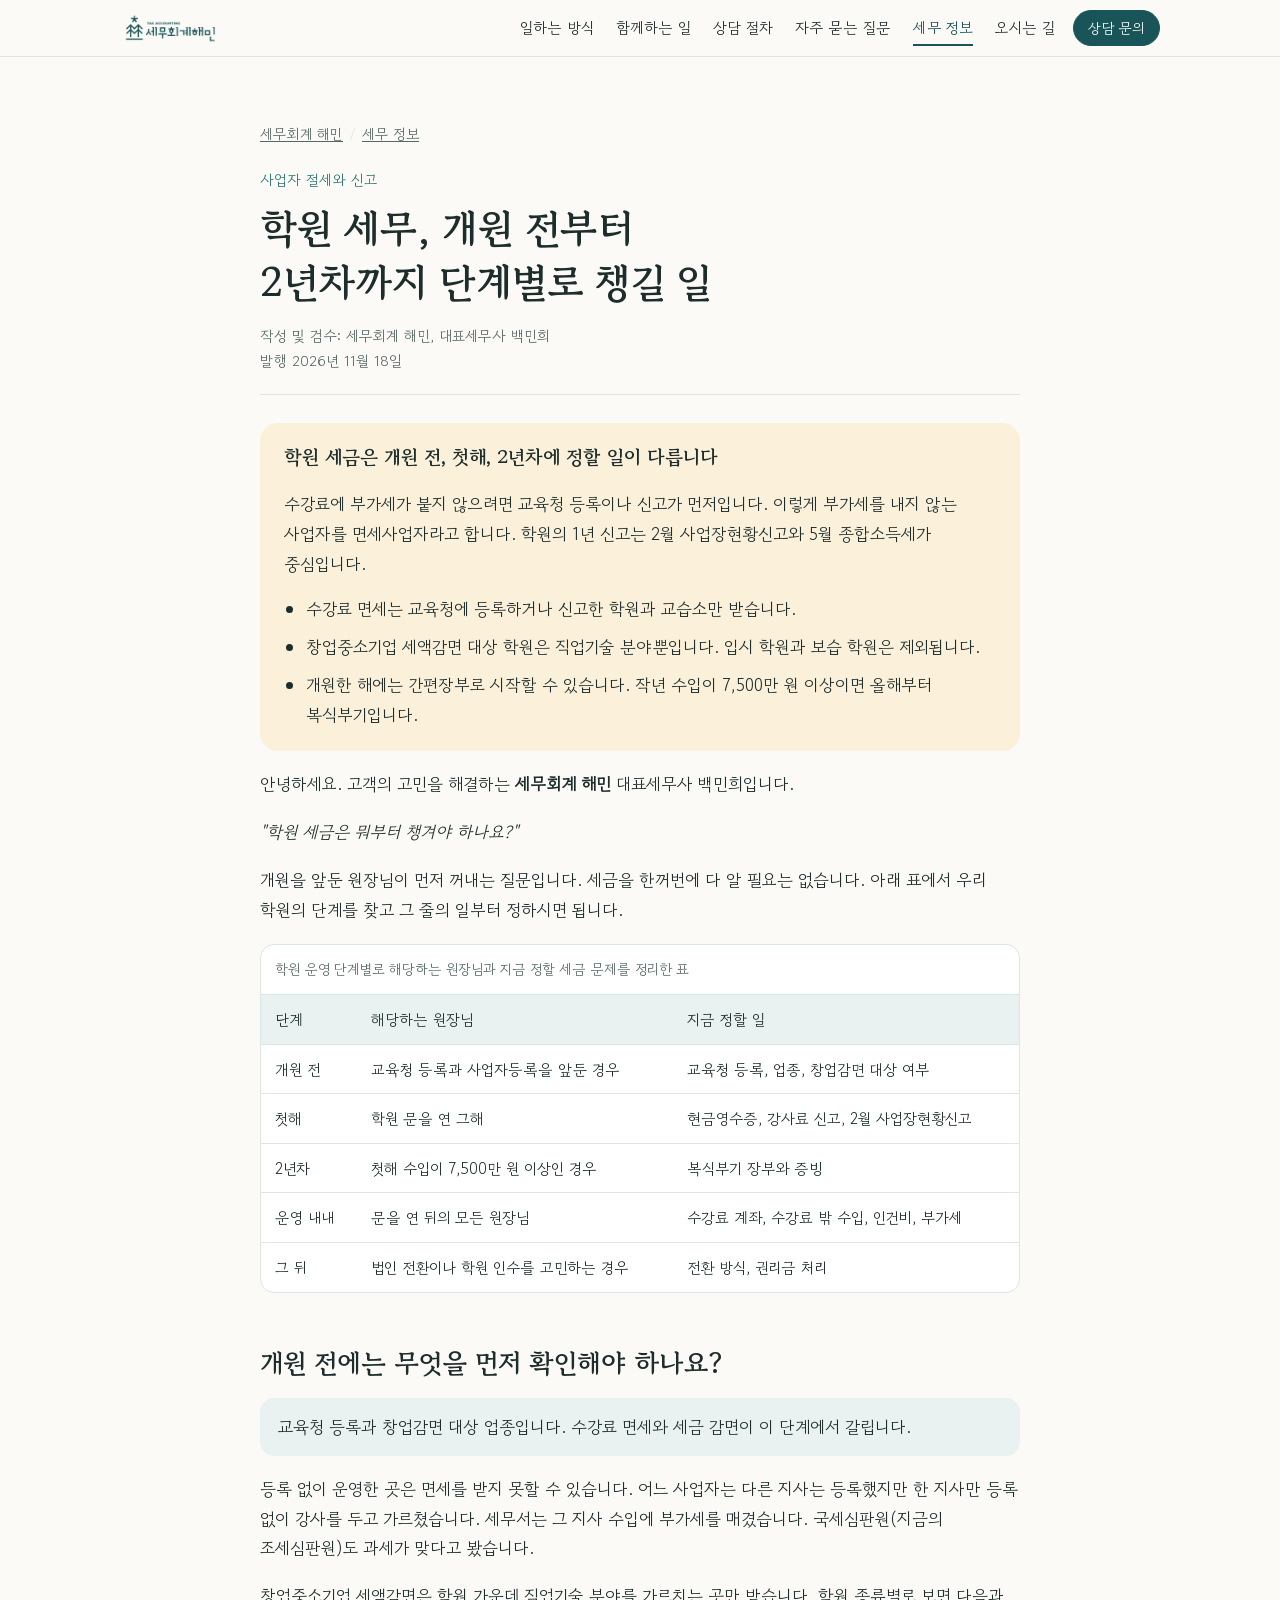
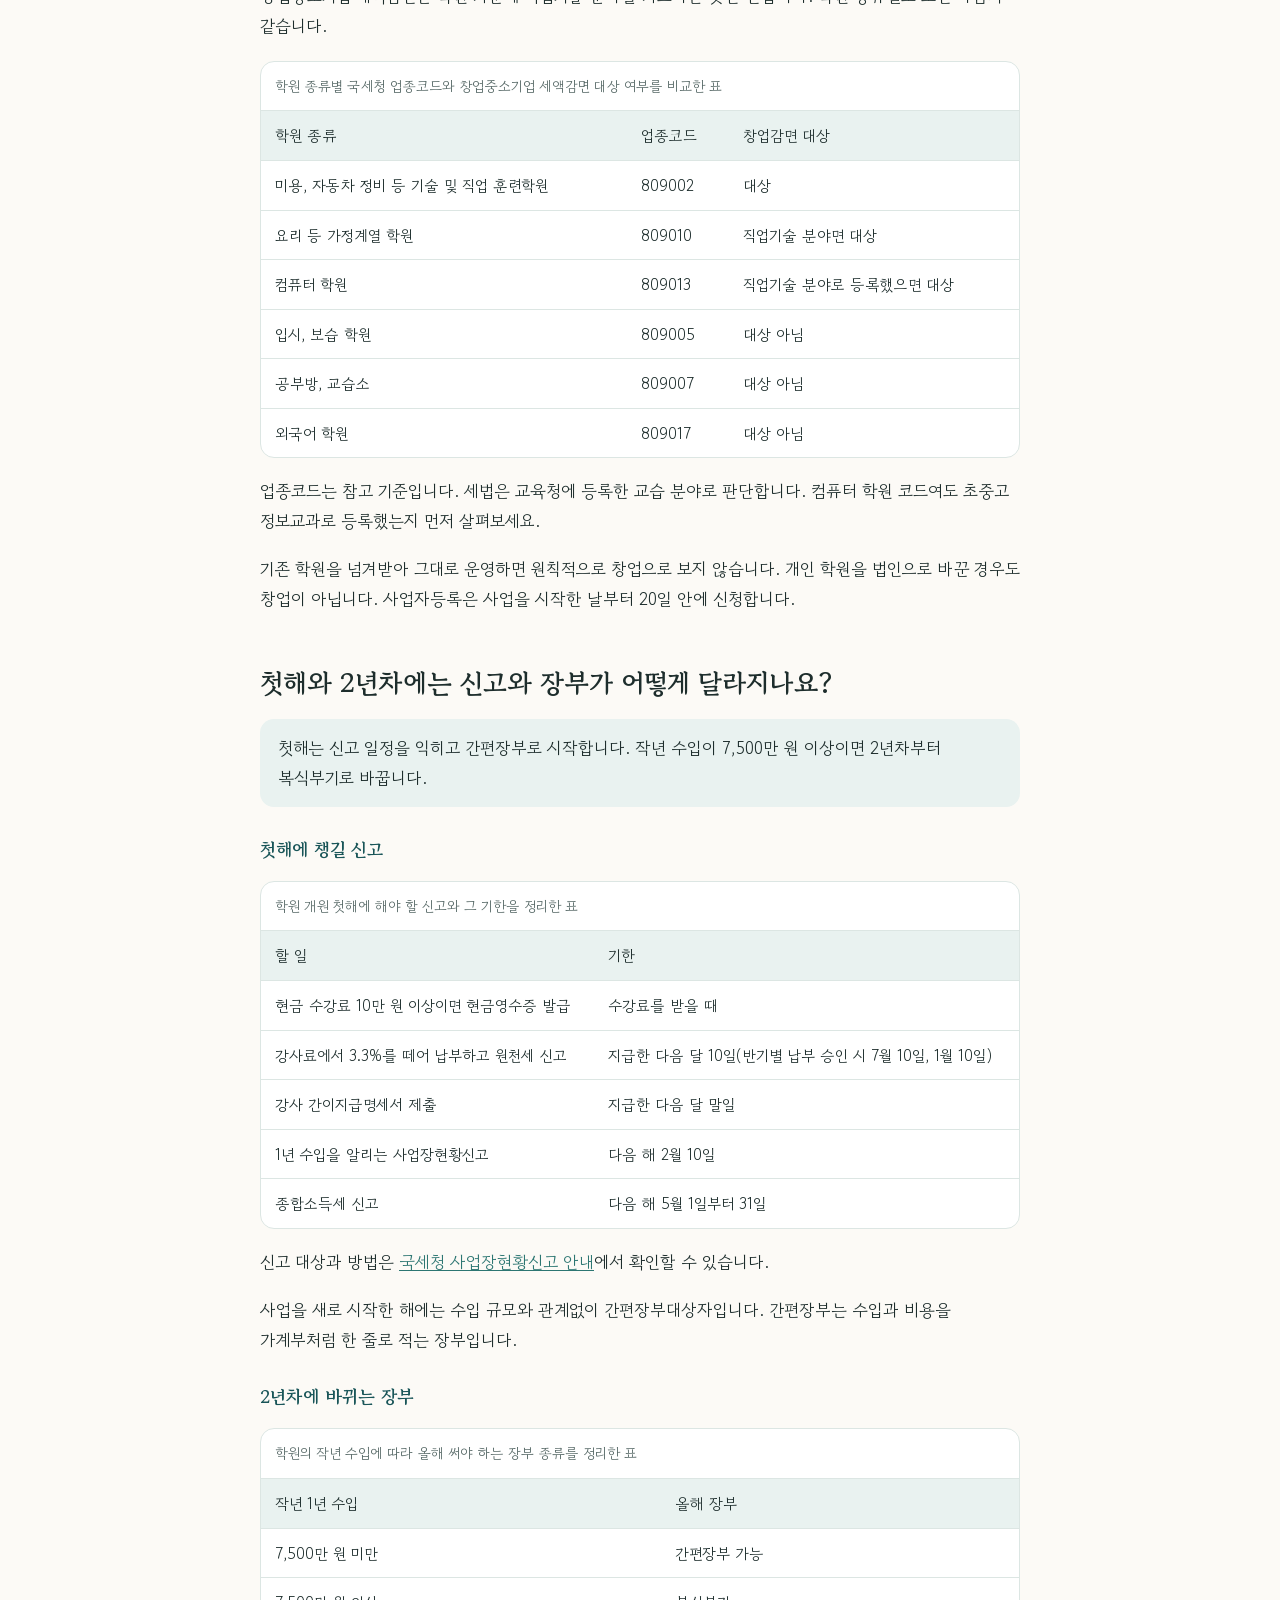
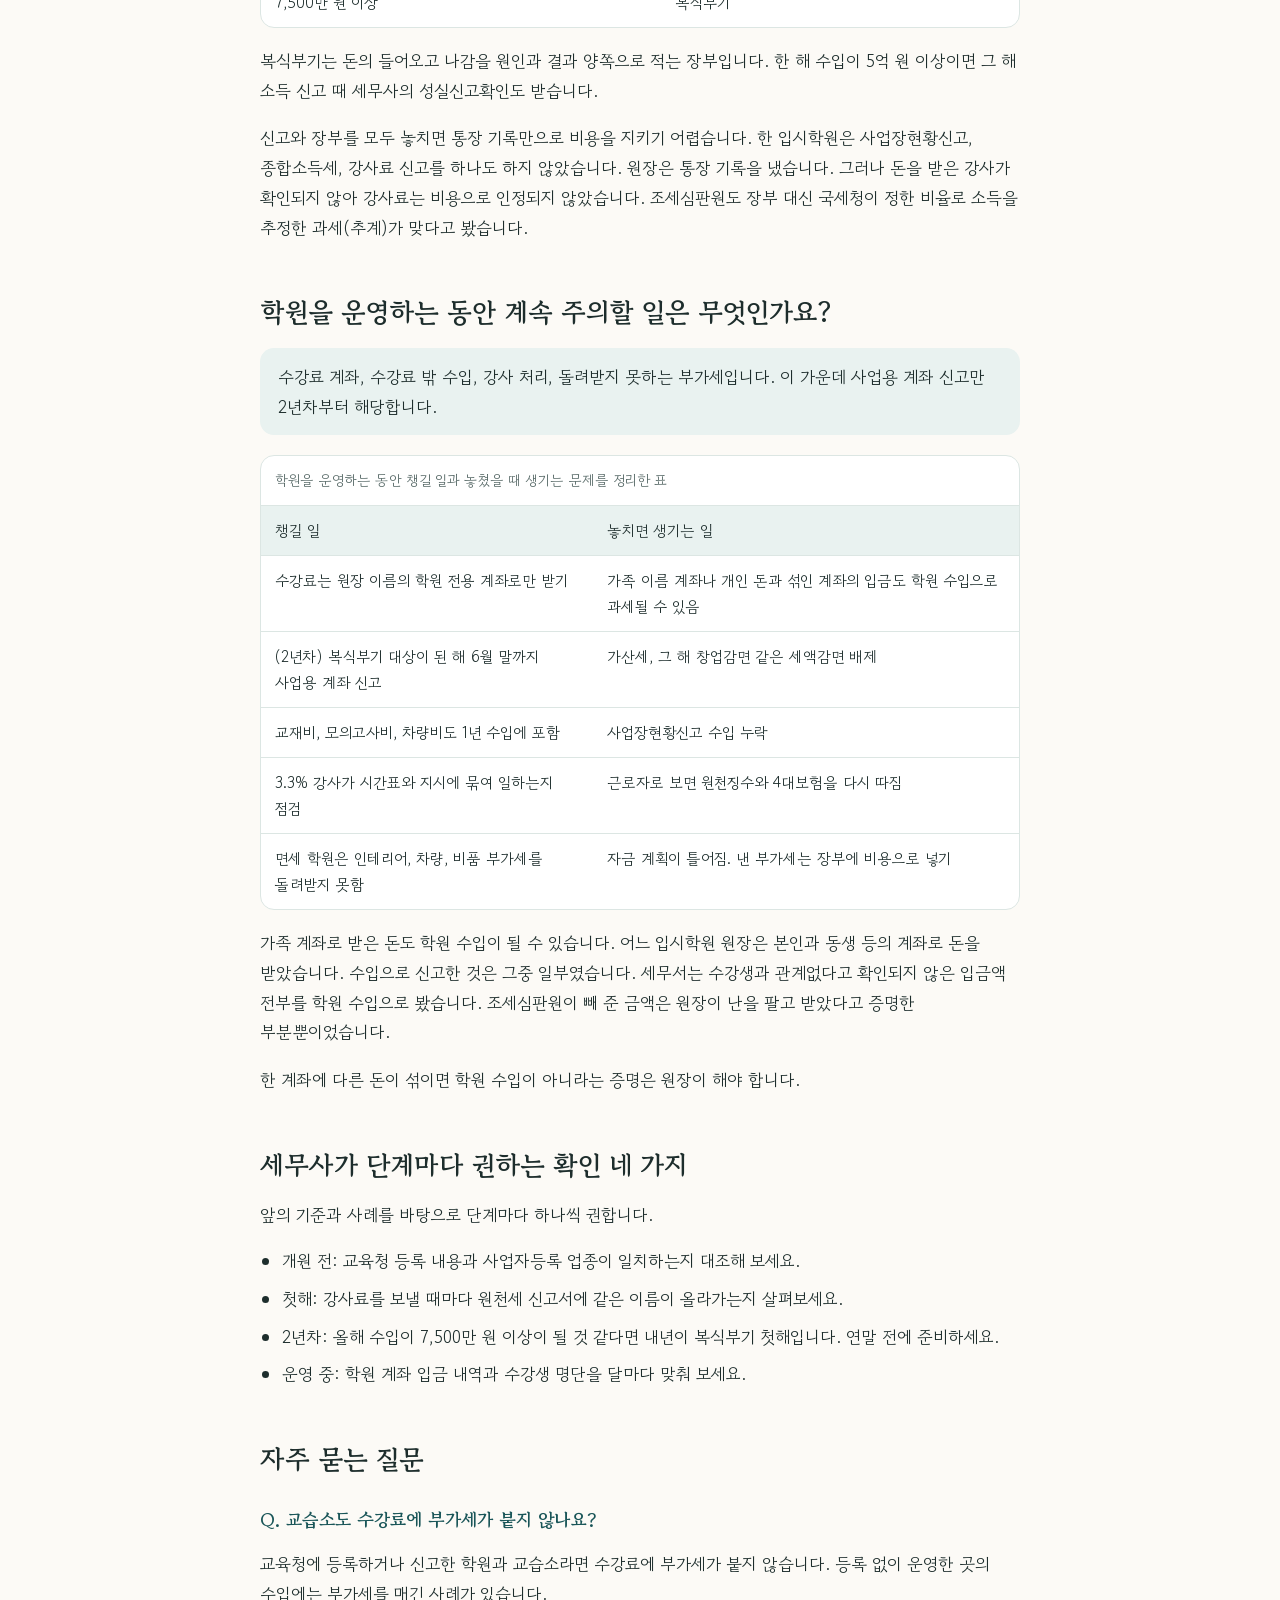
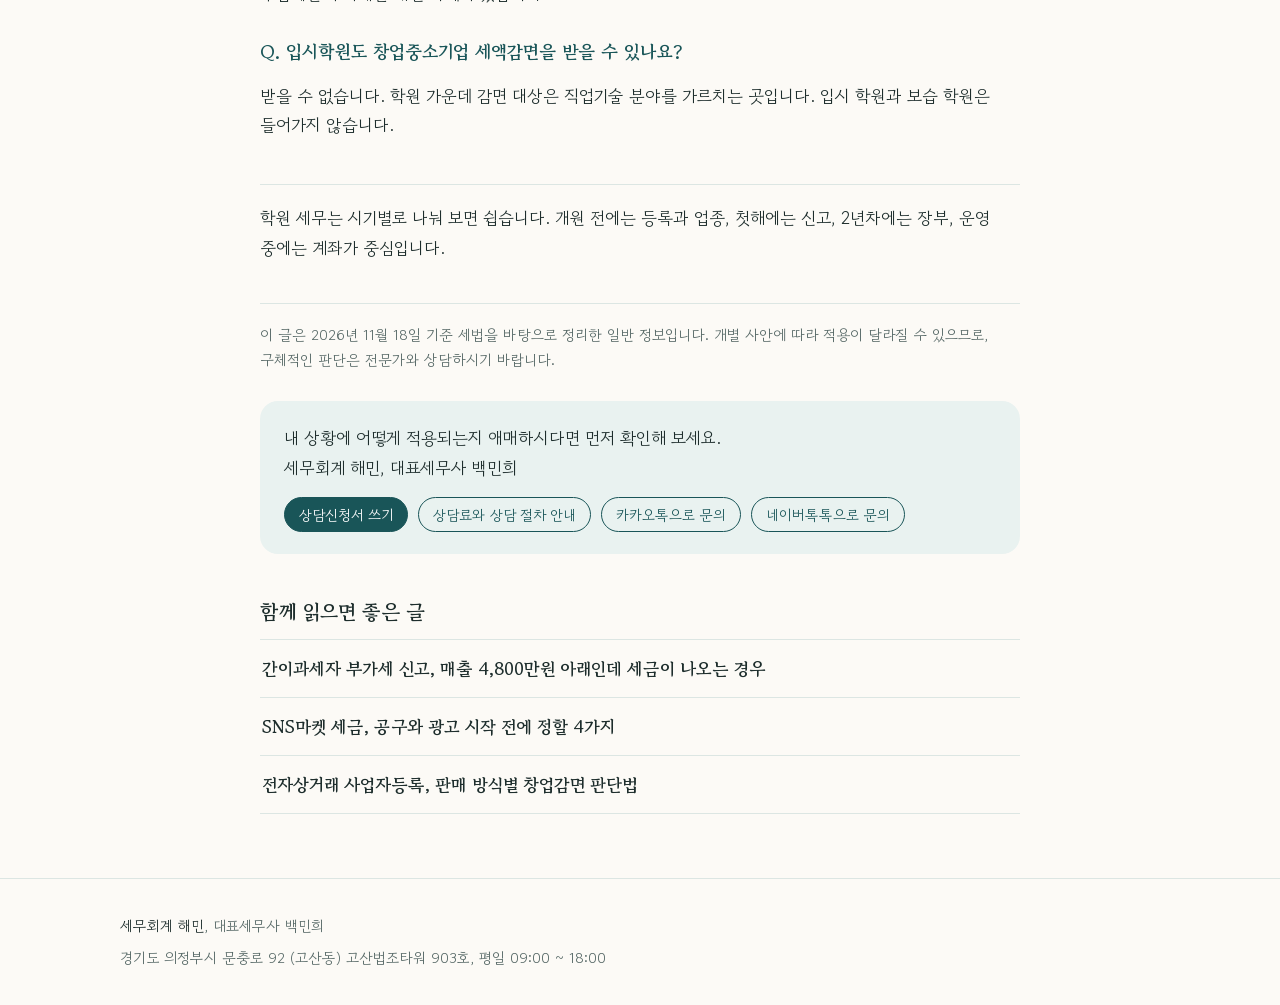
<file: column/academy-tax-first-two-years/index.html>
<!doctype html>
<html lang="ko">
<head>
<meta charset="utf-8">
<meta name="viewport" content="width=device-width, initial-scale=1, viewport-fit=cover">
<title>학원 세무, 개원 전부터 2년차까지 단계별로 챙길 일 | 세무회계 해민</title>
<meta name="description" content="학원 세무는 시기마다 정할 일이 다릅니다. 교육청 등록과 수강료 면세, 창업감면 대상 업종, 첫해 신고 일정, 작년 수입 7,500만 원 복식부기 기준까지 개원 전부터 2년차까지 원장님이 챙길 일을 단계별로 확인하세요.">
<link rel="canonical" href="https://hmintax.com/column/academy-tax-first-two-years/">
<meta property="og:type" content="article">
<meta property="og:locale" content="ko_KR">
<meta property="og:site_name" content="세무회계 해민">
<meta property="og:title" content="학원 세무, 개원 전부터 2년차까지 단계별로 챙길 일 | 세무회계 해민">
<meta property="og:description" content="학원 세무는 시기마다 정할 일이 다릅니다. 교육청 등록과 수강료 면세, 창업감면 대상 업종, 첫해 신고 일정, 작년 수입 7,500만 원 복식부기 기준까지 개원 전부터 2년차까지 원장님이 챙길 일을 단계별로 확인하세요.">
<meta property="og:url" content="https://hmintax.com/column/academy-tax-first-two-years/">
<meta property="og:image" content="https://hmintax.com/og-image.jpg">
<meta property="og:image:width" content="1200">
<meta property="og:image:height" content="630">
<link rel="icon" href="/favicon.ico" sizes="48x48">
<link rel="icon" href="/icon-192.png" type="image/png" sizes="192x192">
<link rel="apple-touch-icon" href="/apple-touch-icon.png">
<link rel="preconnect" href="https://fonts.googleapis.com">
<link rel="preconnect" href="https://fonts.gstatic.com" crossorigin>
<link rel="stylesheet" href="https://fonts.googleapis.com/css2?family=Gowun+Batang:wght@400;700&family=Gowun+Dodum&display=swap">
<link rel="stylesheet" href="/column/column.css">
<script type="application/ld+json">{"@context":"https://schema.org","@type":"BlogPosting","headline":"학원 세무, 개원 전부터 2년차까지 단계별로 챙길 일","description":"학원 세무는 시기마다 정할 일이 다릅니다. 교육청 등록과 수강료 면세, 창업감면 대상 업종, 첫해 신고 일정, 작년 수입 7,500만 원 복식부기 기준까지 개원 전부터 2년차까지 원장님이 챙길 일을 단계별로 확인하세요.","image":"https://hmintax.com/og-image.jpg","datePublished":"2026-11-18","dateModified":"2026-11-18","mainEntityOfPage":{"@type":"WebPage","@id":"https://hmintax.com/column/academy-tax-first-two-years/"},"author":{"@type":"Person","name":"백민희","jobTitle":"세무사","url":"https://hmintax.com/","worksFor":{"@type":"Organization","name":"세무회계 해민","url":"https://hmintax.com/"}},"publisher":{"@type":"Organization","name":"세무회계 해민","url":"https://hmintax.com/","logo":{"@type":"ImageObject","url":"https://hmintax.com/icon-192.png"}}}</script>
<script type="application/ld+json">{"@context":"https://schema.org","@type":"BreadcrumbList","itemListElement":[{"@type":"ListItem","position":1,"name":"세무회계 해민","item":"https://hmintax.com/"},{"@type":"ListItem","position":2,"name":"세무 정보","item":"https://hmintax.com/column/"},{"@type":"ListItem","position":3,"name":"학원 세무, 개원 전부터 2년차까지 단계별로 챙길 일","item":"https://hmintax.com/column/academy-tax-first-two-years/"}]}</script>
<script type="application/ld+json">{"@context":"https://schema.org","@type":"FAQPage","mainEntity":[{"@type":"Question","name":"교습소도 수강료에 부가세가 붙지 않나요?","acceptedAnswer":{"@type":"Answer","text":"교육청에 등록하거나 신고한 학원과 교습소라면 수강료에 부가세가 붙지 않습니다. 등록 없이 운영한 곳의 수입에는 부가세를 매긴 사례가 있습니다."}},{"@type":"Question","name":"입시학원도 창업중소기업 세액감면을 받을 수 있나요?","acceptedAnswer":{"@type":"Answer","text":"받을 수 없습니다. 학원 가운데 감면 대상은 직업기술 분야를 가르치는 곳입니다. 입시 학원과 보습 학원은 들어가지 않습니다."}}]}</script>
</head>
<body>
<header class="top">
  <div class="wrap">
    <a class="brand" href="/" aria-label="세무회계 해민 처음으로">
      <img class="logo-light" src="[data-uri]" alt="세무회계 해민 로고" width="180" height="62">
      <img class="logo-dark" src="[data-uri]" alt="세무회계 해민 로고" width="180" height="62">
    </a>
    <nav class="site-nav" aria-label="홈페이지 메뉴"><ul><li><a href="/#how">일하는 방식</a></li><li><a href="/#work">함께하는 일</a></li><li><a href="/#flow">상담 절차</a></li><li><a href="/#faq">자주 묻는 질문</a></li><li><a href="/column/" aria-current="true">세무 정보</a></li><li><a href="/#contact">오시는 길</a></li></ul></nav>
    <a class="btn primary small" href="/#contact">상담 문의</a>
  </div>
</header>
<main class="column-page">
  <div class="wrap">
    <nav aria-label="현재 위치"><ol class="crumbs"><li><a href="/">세무회계 해민</a></li><li><a href="/column/">세무 정보</a></li></ol></nav>
    <article>
      <span class="post-cat">사업자 절세와 신고</span>
      <h1>학원 세무, 개원 전부터 2년차까지 단계별로 챙길 일</h1>
      <p class="post-meta">작성 및 검수: 세무회계 해민, 대표세무사 백민희<br>발행 2026년 11월 18일</p>
      <div class="post-body">
<div class="brief">
<h2>학원 세금은 개원 전, 첫해, 2년차에 정할 일이 다릅니다</h2>
<p>수강료에 부가세가 붙지 않으려면 교육청 등록이나 신고가 먼저입니다. 이렇게 부가세를 내지 않는 사업자를 면세사업자라고 합니다. 학원의 1년 신고는 2월 사업장현황신고와 5월 종합소득세가 중심입니다.</p>
<ul>
<li>수강료 면세는 교육청에 등록하거나 신고한 학원과 교습소만 받습니다.</li>
<li>창업중소기업 세액감면 대상 학원은 직업기술 분야뿐입니다. 입시 학원과 보습 학원은 제외됩니다.</li>
<li>개원한 해에는 간편장부로 시작할 수 있습니다. 작년 수입이 7,500만 원 이상이면 올해부터 복식부기입니다.</li>
</ul>
</div>
<p>안녕하세요. 고객의 고민을 해결하는 <strong>세무회계 해민</strong> 대표세무사 백민희입니다.</p>
<p><em>"학원 세금은 뭐부터 챙겨야 하나요?"</em></p>
<p>개원을 앞둔 원장님이 먼저 꺼내는 질문입니다. 세금을 한꺼번에 다 알 필요는 없습니다. 아래 표에서 우리 학원의 단계를 찾고 그 줄의 일부터 정하시면 됩니다.</p>
<div class="table-wrap"><table><caption>학원 운영 단계별로 해당하는 원장님과 지금 정할 세금 문제를 정리한 표</caption>
<thead>
<tr>
<th>단계</th>
<th>해당하는 원장님</th>
<th>지금 정할 일</th>
</tr>
</thead>
<tbody>
<tr>
<td>개원 전</td>
<td>교육청 등록과 사업자등록을 앞둔 경우</td>
<td>교육청 등록, 업종, 창업감면 대상 여부</td>
</tr>
<tr>
<td>첫해</td>
<td>학원 문을 연 그해</td>
<td>현금영수증, 강사료 신고, 2월 사업장현황신고</td>
</tr>
<tr>
<td>2년차</td>
<td>첫해 수입이 7,500만 원 이상인 경우</td>
<td>복식부기 장부와 증빙</td>
</tr>
<tr>
<td>운영 내내</td>
<td>문을 연 뒤의 모든 원장님</td>
<td>수강료 계좌, 수강료 밖 수입, 인건비, 부가세</td>
</tr>
<tr>
<td>그 뒤</td>
<td>법인 전환이나 학원 인수를 고민하는 경우</td>
<td>전환 방식, 권리금 처리</td>
</tr>
</tbody>
</table></div>
<h2>개원 전에는 무엇을 먼저 확인해야 하나요?</h2>
<p class="answer">교육청 등록과 창업감면 대상 업종입니다. 수강료 면세와 세금 감면이 이 단계에서 갈립니다.</p>
<p>등록 없이 운영한 곳은 면세를 받지 못할 수 있습니다. 어느 사업자는 다른 지사는 등록했지만 한 지사만 등록 없이 강사를 두고 가르쳤습니다. 세무서는 그 지사 수입에 부가세를 매겼습니다. 국세심판원(지금의 조세심판원)도 과세가 맞다고 봤습니다.</p>
<p>창업중소기업 세액감면은 학원 가운데 직업기술 분야를 가르치는 곳만 받습니다. 학원 종류별로 보면 다음과 같습니다.</p>
<div class="table-wrap"><table><caption>학원 종류별 국세청 업종코드와 창업중소기업 세액감면 대상 여부를 비교한 표</caption>
<thead>
<tr>
<th>학원 종류</th>
<th>업종코드</th>
<th>창업감면 대상</th>
</tr>
</thead>
<tbody>
<tr>
<td>미용, 자동차 정비 등 기술 및 직업 훈련학원</td>
<td>809002</td>
<td>대상</td>
</tr>
<tr>
<td>요리 등 가정계열 학원</td>
<td>809010</td>
<td>직업기술 분야면 대상</td>
</tr>
<tr>
<td>컴퓨터 학원</td>
<td>809013</td>
<td>직업기술 분야로 등록했으면 대상</td>
</tr>
<tr>
<td>입시, 보습 학원</td>
<td>809005</td>
<td>대상 아님</td>
</tr>
<tr>
<td>공부방, 교습소</td>
<td>809007</td>
<td>대상 아님</td>
</tr>
<tr>
<td>외국어 학원</td>
<td>809017</td>
<td>대상 아님</td>
</tr>
</tbody>
</table></div>
<p>업종코드는 참고 기준입니다. 세법은 교육청에 등록한 교습 분야로 판단합니다. 컴퓨터 학원 코드여도 초중고 정보교과로 등록했는지 먼저 살펴보세요.</p>
<p>기존 학원을 넘겨받아 그대로 운영하면 원칙적으로 창업으로 보지 않습니다. 개인 학원을 법인으로 바꾼 경우도 창업이 아닙니다. 사업자등록은 사업을 시작한 날부터 20일 안에 신청합니다.</p>
<h2>첫해와 2년차에는 신고와 장부가 어떻게 달라지나요?</h2>
<p class="answer">첫해는 신고 일정을 익히고 간편장부로 시작합니다. 작년 수입이 7,500만 원 이상이면 2년차부터 복식부기로 바꿉니다.</p>
<h3>첫해에 챙길 신고</h3>
<div class="table-wrap"><table><caption>학원 개원 첫해에 해야 할 신고와 그 기한을 정리한 표</caption>
<thead>
<tr>
<th>할 일</th>
<th>기한</th>
</tr>
</thead>
<tbody>
<tr>
<td>현금 수강료 10만 원 이상이면 현금영수증 발급</td>
<td>수강료를 받을 때</td>
</tr>
<tr>
<td>강사료에서 3.3%를 떼어 납부하고 원천세 신고</td>
<td>지급한 다음 달 10일(반기별 납부 승인 시 7월 10일, 1월 10일)</td>
</tr>
<tr>
<td>강사 간이지급명세서 제출</td>
<td>지급한 다음 달 말일</td>
</tr>
<tr>
<td>1년 수입을 알리는 사업장현황신고</td>
<td>다음 해 2월 10일</td>
</tr>
<tr>
<td>종합소득세 신고</td>
<td>다음 해 5월 1일부터 31일</td>
</tr>
</tbody>
</table></div>
<p>신고 대상과 방법은 <a href="https://www.nts.go.kr/nts/cm/cntnts/cntntsView.do?mi=2283&amp;cntntsId=7699" target="_blank" rel="noopener">국세청 사업장현황신고 안내</a>에서 확인할 수 있습니다.</p>
<p>사업을 새로 시작한 해에는 수입 규모와 관계없이 간편장부대상자입니다. 간편장부는 수입과 비용을 가계부처럼 한 줄로 적는 장부입니다.</p>
<h3>2년차에 바뀌는 장부</h3>
<div class="table-wrap"><table><caption>학원의 작년 수입에 따라 올해 써야 하는 장부 종류를 정리한 표</caption>
<thead>
<tr>
<th>작년 1년 수입</th>
<th>올해 장부</th>
</tr>
</thead>
<tbody>
<tr>
<td>7,500만 원 미만</td>
<td>간편장부 가능</td>
</tr>
<tr>
<td>7,500만 원 이상</td>
<td>복식부기</td>
</tr>
</tbody>
</table></div>
<p>복식부기는 돈의 들어오고 나감을 원인과 결과 양쪽으로 적는 장부입니다. 한 해 수입이 5억 원 이상이면 그 해 소득 신고 때 세무사의 성실신고확인도 받습니다.</p>
<p>신고와 장부를 모두 놓치면 통장 기록만으로 비용을 지키기 어렵습니다. 한 입시학원은 사업장현황신고, 종합소득세, 강사료 신고를 하나도 하지 않았습니다. 원장은 통장 기록을 냈습니다. 그러나 돈을 받은 강사가 확인되지 않아 강사료는 비용으로 인정되지 않았습니다. 조세심판원도 장부 대신 국세청이 정한 비율로 소득을 추정한 과세(추계)가 맞다고 봤습니다.</p>
<h2>학원을 운영하는 동안 계속 주의할 일은 무엇인가요?</h2>
<p class="answer">수강료 계좌, 수강료 밖 수입, 강사 처리, 돌려받지 못하는 부가세입니다. 이 가운데 사업용 계좌 신고만 2년차부터 해당합니다.</p>
<div class="table-wrap"><table><caption>학원을 운영하는 동안 챙길 일과 놓쳤을 때 생기는 문제를 정리한 표</caption>
<thead>
<tr>
<th>챙길 일</th>
<th>놓치면 생기는 일</th>
</tr>
</thead>
<tbody>
<tr>
<td>수강료는 원장 이름의 학원 전용 계좌로만 받기</td>
<td>가족 이름 계좌나 개인 돈과 섞인 계좌의 입금도 학원 수입으로 과세될 수 있음</td>
</tr>
<tr>
<td>(2년차) 복식부기 대상이 된 해 6월 말까지 사업용 계좌 신고</td>
<td>가산세, 그 해 창업감면 같은 세액감면 배제</td>
</tr>
<tr>
<td>교재비, 모의고사비, 차량비도 1년 수입에 포함</td>
<td>사업장현황신고 수입 누락</td>
</tr>
<tr>
<td>3.3% 강사가 시간표와 지시에 묶여 일하는지 점검</td>
<td>근로자로 보면 원천징수와 4대보험을 다시 따짐</td>
</tr>
<tr>
<td>면세 학원은 인테리어, 차량, 비품 부가세를 돌려받지 못함</td>
<td>자금 계획이 틀어짐. 낸 부가세는 장부에 비용으로 넣기</td>
</tr>
</tbody>
</table></div>
<p>가족 계좌로 받은 돈도 학원 수입이 될 수 있습니다. 어느 입시학원 원장은 본인과 동생 등의 계좌로 돈을 받았습니다. 수입으로 신고한 것은 그중 일부였습니다. 세무서는 수강생과 관계없다고 확인되지 않은 입금액 전부를 학원 수입으로 봤습니다. 조세심판원이 빼 준 금액은 원장이 난을 팔고 받았다고 증명한 부분뿐이었습니다.</p>
<p>한 계좌에 다른 돈이 섞이면 학원 수입이 아니라는 증명은 원장이 해야 합니다.</p>
<h2>세무사가 단계마다 권하는 확인 네 가지</h2>
<p>앞의 기준과 사례를 바탕으로 단계마다 하나씩 권합니다.</p>
<ul>
<li>개원 전: 교육청 등록 내용과 사업자등록 업종이 일치하는지 대조해 보세요.</li>
<li>첫해: 강사료를 보낼 때마다 원천세 신고서에 같은 이름이 올라가는지 살펴보세요.</li>
<li>2년차: 올해 수입이 7,500만 원 이상이 될 것 같다면 내년이 복식부기 첫해입니다. 연말 전에 준비하세요.</li>
<li>운영 중: 학원 계좌 입금 내역과 수강생 명단을 달마다 맞춰 보세요.</li>
</ul>
<h2>자주 묻는 질문</h2>
<h3>Q. 교습소도 수강료에 부가세가 붙지 않나요?</h3>
<p>교육청에 등록하거나 신고한 학원과 교습소라면 수강료에 부가세가 붙지 않습니다. 등록 없이 운영한 곳의 수입에는 부가세를 매긴 사례가 있습니다.</p>
<h3>Q. 입시학원도 창업중소기업 세액감면을 받을 수 있나요?</h3>
<p>받을 수 없습니다. 학원 가운데 감면 대상은 직업기술 분야를 가르치는 곳입니다. 입시 학원과 보습 학원은 들어가지 않습니다.</p>
<hr>
<p>학원 세무는 시기별로 나눠 보면 쉽습니다. 개원 전에는 등록과 업종, 첫해에는 신고, 2년차에는 장부, 운영 중에는 계좌가 중심입니다.</p>
      </div>
      <p class="post-note">이 글은 2026년 11월 18일 기준 세법을 바탕으로 정리한 일반 정보입니다. 개별 사안에 따라 적용이 달라질 수 있으므로, 구체적인 판단은 전문가와 상담하시기 바랍니다.</p>
      <aside class="post-cta">
        <p>내 상황에 어떻게 적용되는지 애매하시다면 먼저 확인해 보세요.<br>세무회계 해민, 대표세무사 백민희</p>
        <div class="cta-row"><a class="btn primary small" href="https://forms.gle/bYHpUp7RU89vCtaz8" target="_blank" rel="noopener">상담신청서 쓰기</a><a class="btn ghost small" href="https://blog.naver.com/hmintax/224391888302" target="_blank" rel="noopener">상담료와 상담 절차 안내</a><a class="btn ghost small" href="https://pf.kakao.com/_CWnRG" target="_blank" rel="noopener">카카오톡으로 문의</a><a class="btn ghost small" href="https://talk.naver.com/ct/w43b8y" target="_blank" rel="noopener">네이버톡톡으로 문의</a></div>
      </aside>
    </article>
    <section class="related"><h2>함께 읽으면 좋은 글</h2><ul class="column-list"><li><a href="/column/simplified-taxpayer-vat-filing-exemption/"><span class="t">간이과세자 부가세 신고, 매출 4,800만원 아래인데 세금이 나오는 경우</span></a></li><li><a href="/column/sns-market-tax-setup/"><span class="t">SNS마켓 세금, 공구와 광고 시작 전에 정할 4가지</span></a></li><li><a href="/column/ecommerce-startup-tax-reduction/"><span class="t">전자상거래 사업자등록, 판매 방식별 창업감면 판단법</span></a></li></ul></section>
  </div>
</main>
<footer>
  <div class="wrap">
    <p><strong>세무회계 해민</strong>, 대표세무사 백민희</p>
    <p>경기도 의정부시 문충로 92 (고산동) 고산법조타워 903호, 평일 09:00 ~ 18:00</p>
  </div>
</footer>
</body>
</html>
</file>
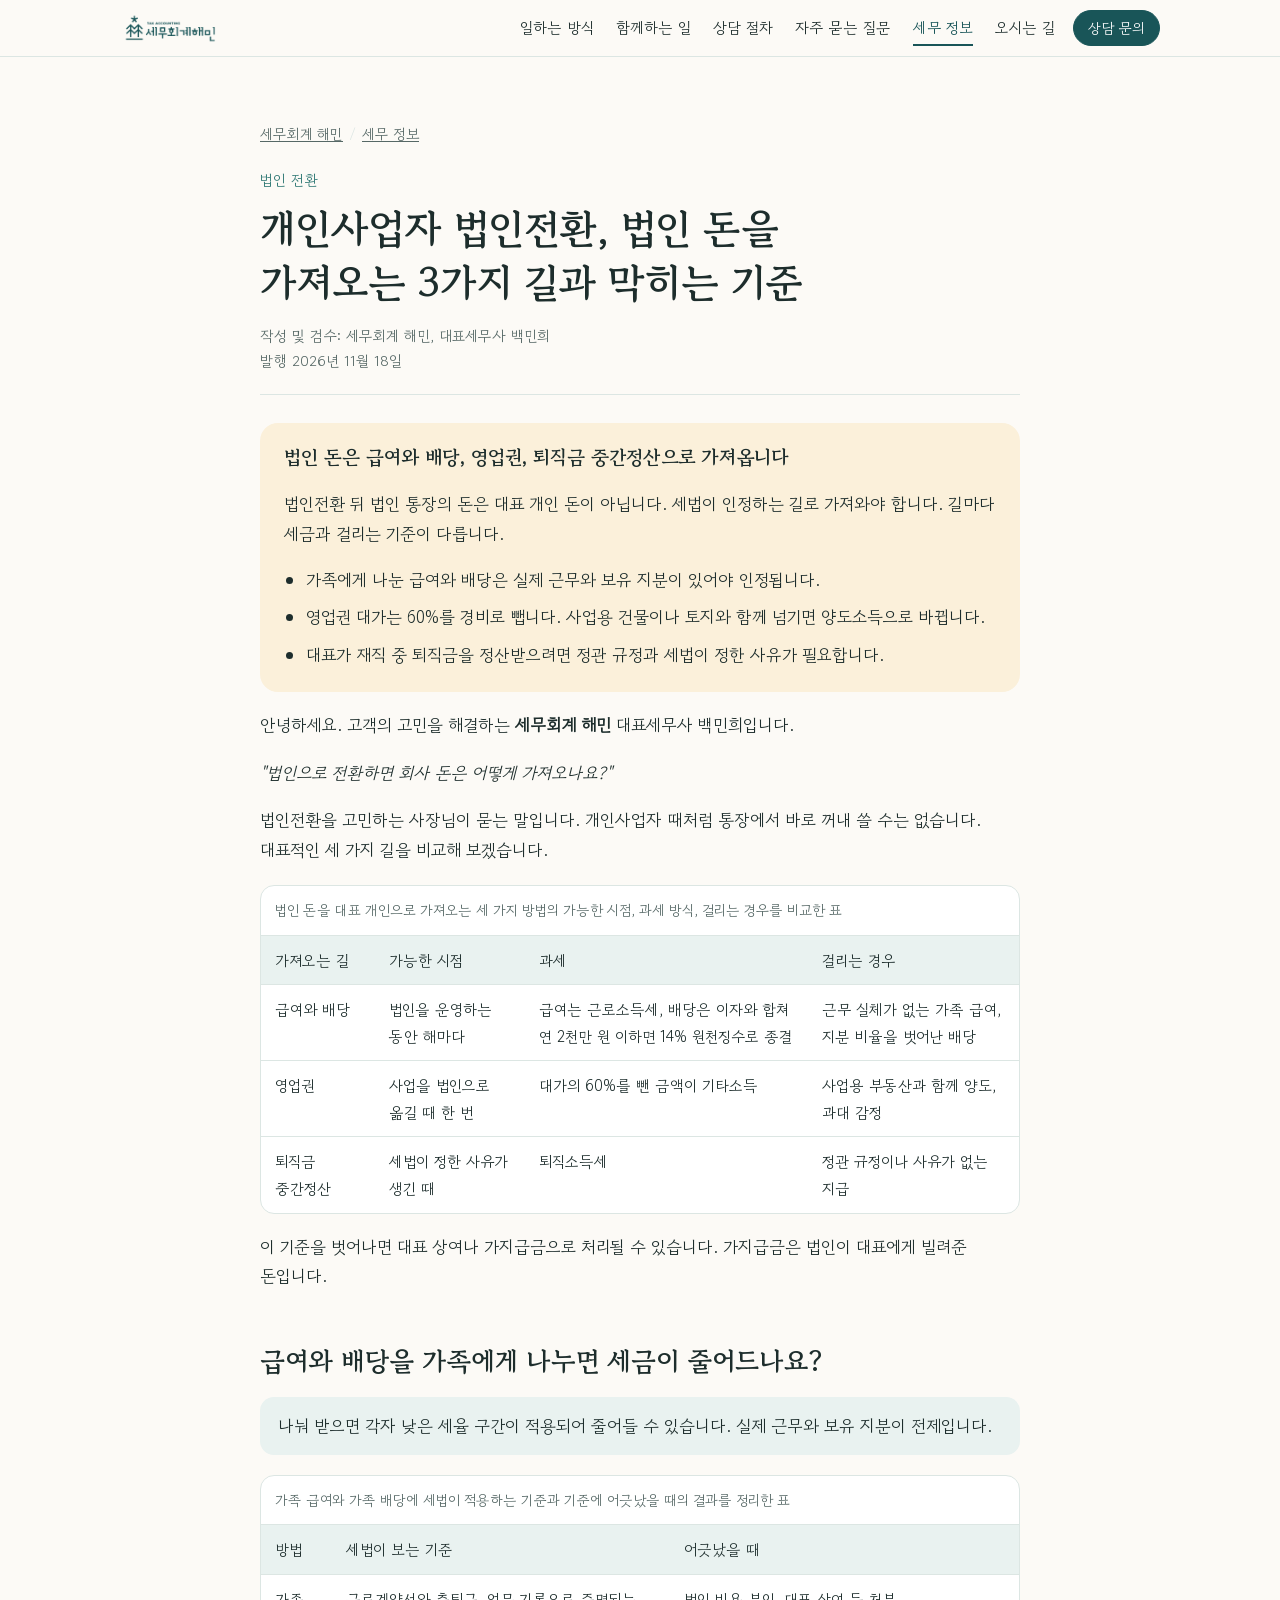
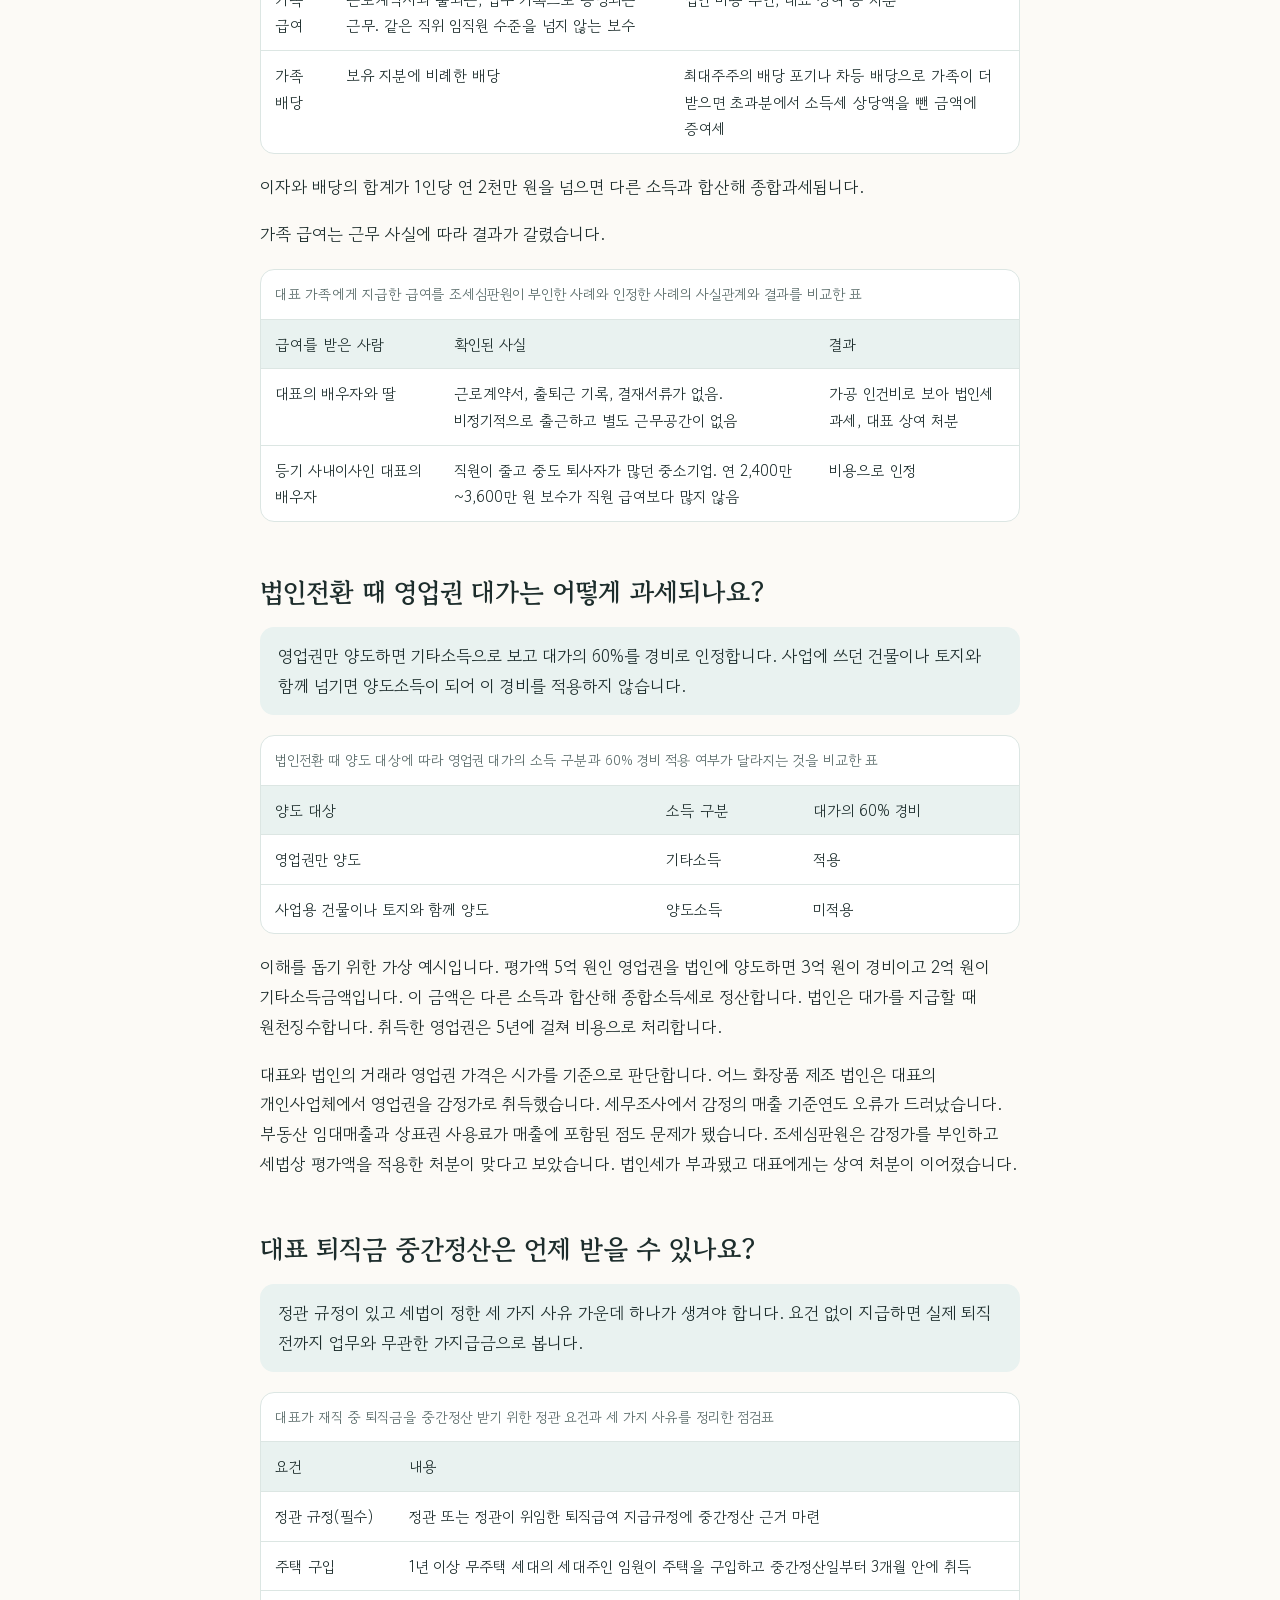
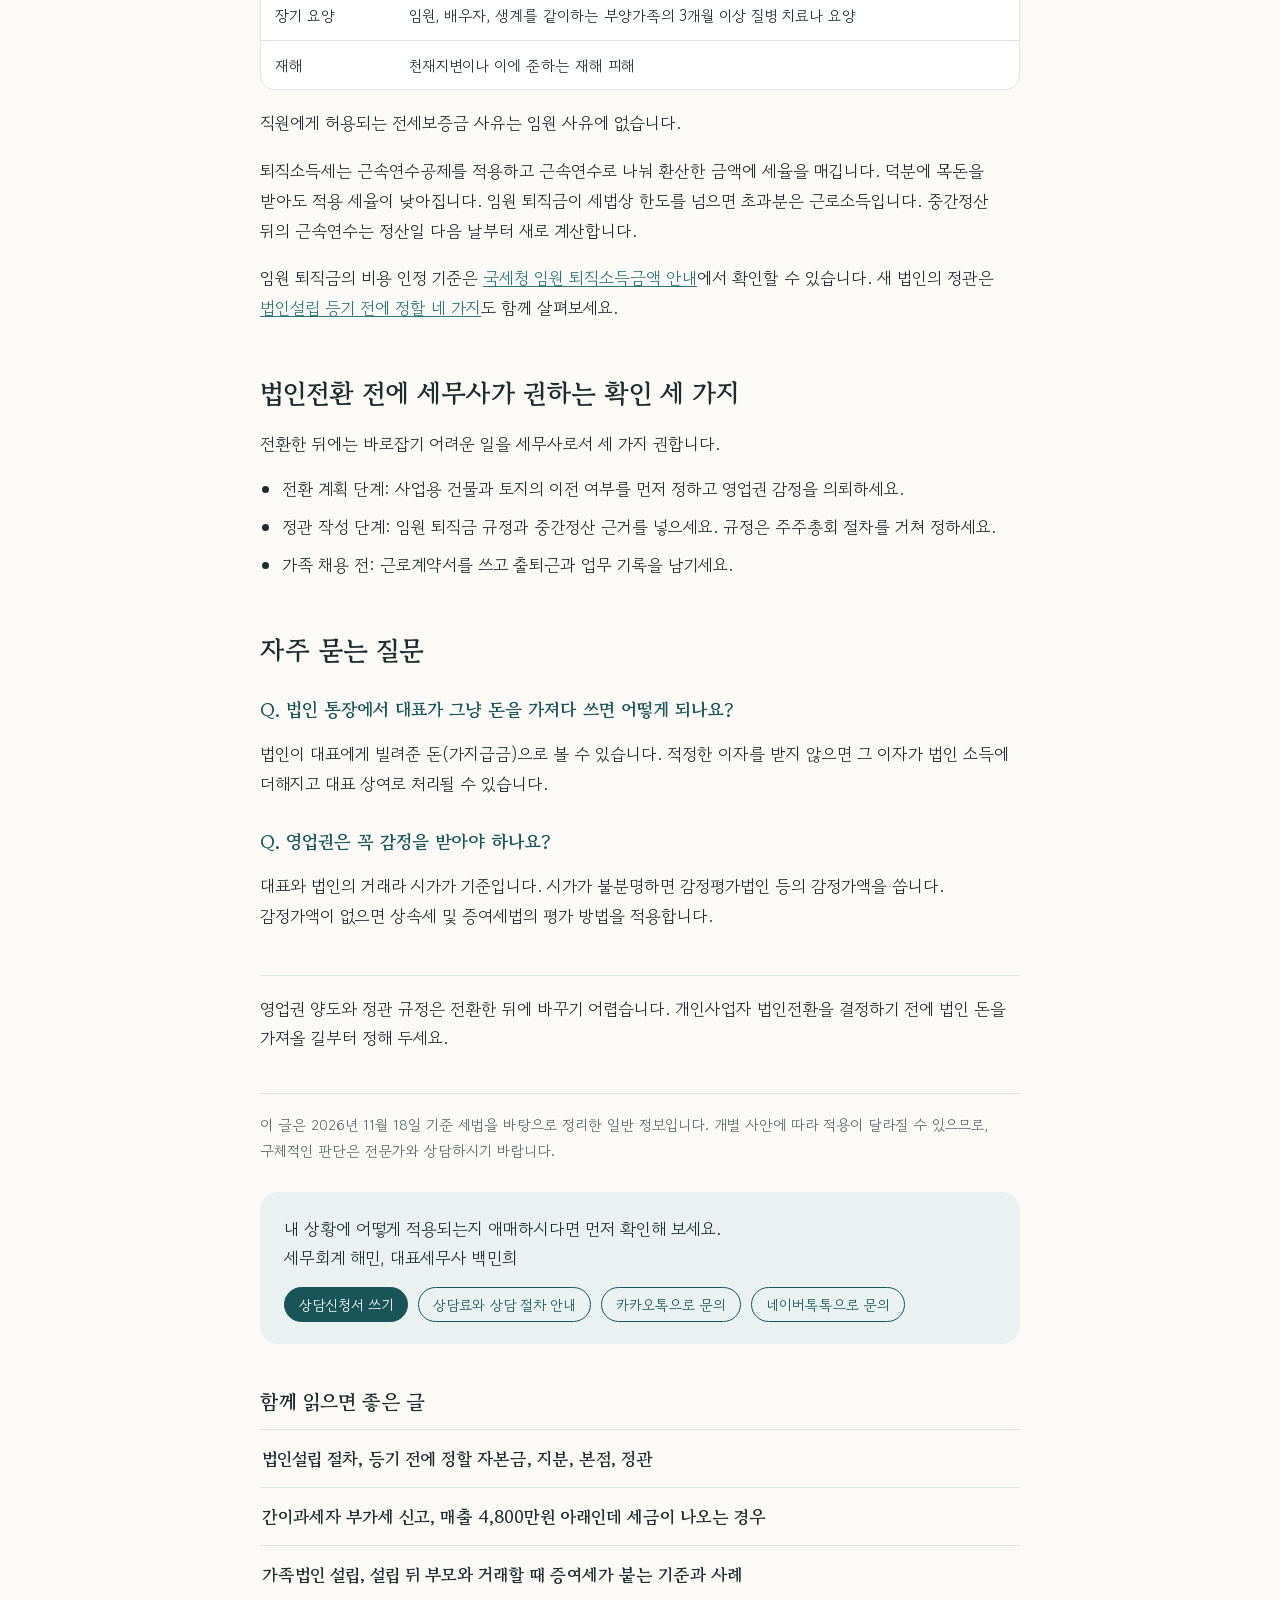
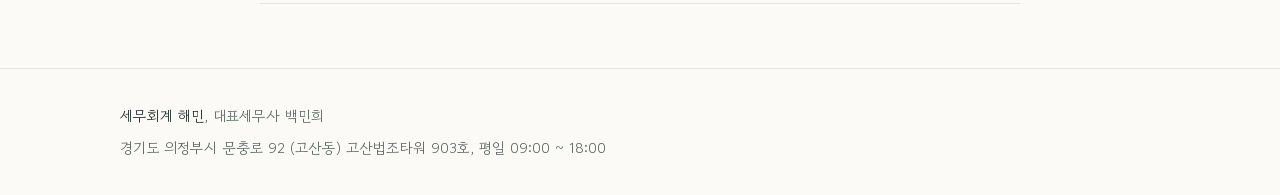
<file: column/business-incorporation-company-money/index.html>
<!doctype html>
<html lang="ko">
<head>
<meta charset="utf-8">
<meta name="viewport" content="width=device-width, initial-scale=1, viewport-fit=cover">
<title>개인사업자 법인전환, 법인 돈을 가져오는 3가지 길과 막히는 기준 | 세무회계 해민</title>
<meta name="description" content="개인사업자 법인전환 뒤 법인 돈은 급여와 배당, 영업권, 퇴직금 중간정산으로 가져올 수 있습니다. 길마다 인정되는 조건과 세금, 막히는 기준을 조세심판원 사례와 표로 정리했으니 전환을 결정하기 전에 먼저 확인해 보세요.">
<link rel="canonical" href="https://hmintax.com/column/business-incorporation-company-money/">
<meta property="og:type" content="article">
<meta property="og:locale" content="ko_KR">
<meta property="og:site_name" content="세무회계 해민">
<meta property="og:title" content="개인사업자 법인전환, 법인 돈을 가져오는 3가지 길과 막히는 기준 | 세무회계 해민">
<meta property="og:description" content="개인사업자 법인전환 뒤 법인 돈은 급여와 배당, 영업권, 퇴직금 중간정산으로 가져올 수 있습니다. 길마다 인정되는 조건과 세금, 막히는 기준을 조세심판원 사례와 표로 정리했으니 전환을 결정하기 전에 먼저 확인해 보세요.">
<meta property="og:url" content="https://hmintax.com/column/business-incorporation-company-money/">
<meta property="og:image" content="https://hmintax.com/og-image.jpg">
<meta property="og:image:width" content="1200">
<meta property="og:image:height" content="630">
<link rel="icon" href="/favicon.ico" sizes="48x48">
<link rel="icon" href="/icon-192.png" type="image/png" sizes="192x192">
<link rel="apple-touch-icon" href="/apple-touch-icon.png">
<link rel="preconnect" href="https://fonts.googleapis.com">
<link rel="preconnect" href="https://fonts.gstatic.com" crossorigin>
<link rel="stylesheet" href="https://fonts.googleapis.com/css2?family=Gowun+Batang:wght@400;700&family=Gowun+Dodum&display=swap">
<link rel="stylesheet" href="/column/column.css">
<script type="application/ld+json">{"@context":"https://schema.org","@type":"BlogPosting","headline":"개인사업자 법인전환, 법인 돈을 가져오는 3가지 길과 막히는 기준","description":"개인사업자 법인전환 뒤 법인 돈은 급여와 배당, 영업권, 퇴직금 중간정산으로 가져올 수 있습니다. 길마다 인정되는 조건과 세금, 막히는 기준을 조세심판원 사례와 표로 정리했으니 전환을 결정하기 전에 먼저 확인해 보세요.","image":"https://hmintax.com/og-image.jpg","datePublished":"2026-11-18","dateModified":"2026-11-18","mainEntityOfPage":{"@type":"WebPage","@id":"https://hmintax.com/column/business-incorporation-company-money/"},"author":{"@type":"Person","name":"백민희","jobTitle":"세무사","url":"https://hmintax.com/","worksFor":{"@type":"Organization","name":"세무회계 해민","url":"https://hmintax.com/"}},"publisher":{"@type":"Organization","name":"세무회계 해민","url":"https://hmintax.com/","logo":{"@type":"ImageObject","url":"https://hmintax.com/icon-192.png"}}}</script>
<script type="application/ld+json">{"@context":"https://schema.org","@type":"BreadcrumbList","itemListElement":[{"@type":"ListItem","position":1,"name":"세무회계 해민","item":"https://hmintax.com/"},{"@type":"ListItem","position":2,"name":"세무 정보","item":"https://hmintax.com/column/"},{"@type":"ListItem","position":3,"name":"개인사업자 법인전환, 법인 돈을 가져오는 3가지 길과 막히는 기준","item":"https://hmintax.com/column/business-incorporation-company-money/"}]}</script>
<script type="application/ld+json">{"@context":"https://schema.org","@type":"FAQPage","mainEntity":[{"@type":"Question","name":"법인 통장에서 대표가 그냥 돈을 가져다 쓰면 어떻게 되나요?","acceptedAnswer":{"@type":"Answer","text":"법인이 대표에게 빌려준 돈(가지급금)으로 볼 수 있습니다. 적정한 이자를 받지 않으면 그 이자가 법인 소득에 더해지고 대표 상여로 처리될 수 있습니다."}},{"@type":"Question","name":"영업권은 꼭 감정을 받아야 하나요?","acceptedAnswer":{"@type":"Answer","text":"대표와 법인의 거래라 시가가 기준입니다. 시가가 불분명하면 감정평가법인 등의 감정가액을 씁니다. 감정가액이 없으면 상속세 및 증여세법의 평가 방법을 적용합니다."}}]}</script>
</head>
<body>
<header class="top">
  <div class="wrap">
    <a class="brand" href="/" aria-label="세무회계 해민 처음으로">
      <img class="logo-light" src="[data-uri]" alt="세무회계 해민 로고" width="180" height="62">
      <img class="logo-dark" src="[data-uri]" alt="세무회계 해민 로고" width="180" height="62">
    </a>
    <nav class="site-nav" aria-label="홈페이지 메뉴"><ul><li><a href="/#how">일하는 방식</a></li><li><a href="/#work">함께하는 일</a></li><li><a href="/#flow">상담 절차</a></li><li><a href="/#faq">자주 묻는 질문</a></li><li><a href="/column/" aria-current="true">세무 정보</a></li><li><a href="/#contact">오시는 길</a></li></ul></nav>
    <a class="btn primary small" href="/#contact">상담 문의</a>
  </div>
</header>
<main class="column-page">
  <div class="wrap">
    <nav aria-label="현재 위치"><ol class="crumbs"><li><a href="/">세무회계 해민</a></li><li><a href="/column/">세무 정보</a></li></ol></nav>
    <article>
      <span class="post-cat">법인 전환</span>
      <h1>개인사업자 법인전환, 법인 돈을 가져오는 3가지 길과 막히는 기준</h1>
      <p class="post-meta">작성 및 검수: 세무회계 해민, 대표세무사 백민희<br>발행 2026년 11월 18일</p>
      <div class="post-body">
<div class="brief">
<h2>법인 돈은 급여와 배당, 영업권, 퇴직금 중간정산으로 가져옵니다</h2>
<p>법인전환 뒤 법인 통장의 돈은 대표 개인 돈이 아닙니다. 세법이 인정하는 길로 가져와야 합니다. 길마다 세금과 걸리는 기준이 다릅니다.</p>
<ul>
<li>가족에게 나눈 급여와 배당은 실제 근무와 보유 지분이 있어야 인정됩니다.</li>
<li>영업권 대가는 60%를 경비로 뺍니다. 사업용 건물이나 토지와 함께 넘기면 양도소득으로 바뀝니다.</li>
<li>대표가 재직 중 퇴직금을 정산받으려면 정관 규정과 세법이 정한 사유가 필요합니다.</li>
</ul>
</div>
<p>안녕하세요. 고객의 고민을 해결하는 <strong>세무회계 해민</strong> 대표세무사 백민희입니다.</p>
<p><em>"법인으로 전환하면 회사 돈은 어떻게 가져오나요?"</em></p>
<p>법인전환을 고민하는 사장님이 묻는 말입니다. 개인사업자 때처럼 통장에서 바로 꺼내 쓸 수는 없습니다. 대표적인 세 가지 길을 비교해 보겠습니다.</p>
<div class="table-wrap"><table><caption>법인 돈을 대표 개인으로 가져오는 세 가지 방법의 가능한 시점, 과세 방식, 걸리는 경우를 비교한 표</caption>
<thead>
<tr>
<th>가져오는 길</th>
<th>가능한 시점</th>
<th>과세</th>
<th>걸리는 경우</th>
</tr>
</thead>
<tbody>
<tr>
<td>급여와 배당</td>
<td>법인을 운영하는 동안 해마다</td>
<td>급여는 근로소득세, 배당은 이자와 합쳐 연 2천만 원 이하면 14% 원천징수로 종결</td>
<td>근무 실체가 없는 가족 급여, 지분 비율을 벗어난 배당</td>
</tr>
<tr>
<td>영업권</td>
<td>사업을 법인으로 옮길 때 한 번</td>
<td>대가의 60%를 뺀 금액이 기타소득</td>
<td>사업용 부동산과 함께 양도, 과대 감정</td>
</tr>
<tr>
<td>퇴직금 중간정산</td>
<td>세법이 정한 사유가 생긴 때</td>
<td>퇴직소득세</td>
<td>정관 규정이나 사유가 없는 지급</td>
</tr>
</tbody>
</table></div>
<p>이 기준을 벗어나면 대표 상여나 가지급금으로 처리될 수 있습니다. 가지급금은 법인이 대표에게 빌려준 돈입니다.</p>
<h2>급여와 배당을 가족에게 나누면 세금이 줄어드나요?</h2>
<p class="answer">나눠 받으면 각자 낮은 세율 구간이 적용되어 줄어들 수 있습니다. 실제 근무와 보유 지분이 전제입니다.</p>
<div class="table-wrap"><table><caption>가족 급여와 가족 배당에 세법이 적용하는 기준과 기준에 어긋났을 때의 결과를 정리한 표</caption>
<thead>
<tr>
<th>방법</th>
<th>세법이 보는 기준</th>
<th>어긋났을 때</th>
</tr>
</thead>
<tbody>
<tr>
<td>가족 급여</td>
<td>근로계약서와 출퇴근, 업무 기록으로 증명되는 근무. 같은 직위 임직원 수준을 넘지 않는 보수</td>
<td>법인 비용 부인, 대표 상여 등 처분</td>
</tr>
<tr>
<td>가족 배당</td>
<td>보유 지분에 비례한 배당</td>
<td>최대주주의 배당 포기나 차등 배당으로 가족이 더 받으면 초과분에서 소득세 상당액을 뺀 금액에 증여세</td>
</tr>
</tbody>
</table></div>
<p>이자와 배당의 합계가 1인당 연 2천만 원을 넘으면 다른 소득과 합산해 종합과세됩니다.</p>
<p>가족 급여는 근무 사실에 따라 결과가 갈렸습니다.</p>
<div class="table-wrap"><table><caption>대표 가족에게 지급한 급여를 조세심판원이 부인한 사례와 인정한 사례의 사실관계와 결과를 비교한 표</caption>
<thead>
<tr>
<th>급여를 받은 사람</th>
<th>확인된 사실</th>
<th>결과</th>
</tr>
</thead>
<tbody>
<tr>
<td>대표의 배우자와 딸</td>
<td>근로계약서, 출퇴근 기록, 결재서류가 없음. 비정기적으로 출근하고 별도 근무공간이 없음</td>
<td>가공 인건비로 보아 법인세 과세, 대표 상여 처분</td>
</tr>
<tr>
<td>등기 사내이사인 대표의 배우자</td>
<td>직원이 줄고 중도 퇴사자가 많던 중소기업. 연 2,400만~3,600만 원 보수가 직원 급여보다 많지 않음</td>
<td>비용으로 인정</td>
</tr>
</tbody>
</table></div>
<h2>법인전환 때 영업권 대가는 어떻게 과세되나요?</h2>
<p class="answer">영업권만 양도하면 기타소득으로 보고 대가의 60%를 경비로 인정합니다. 사업에 쓰던 건물이나 토지와 함께 넘기면 양도소득이 되어 이 경비를 적용하지 않습니다.</p>
<div class="table-wrap"><table><caption>법인전환 때 양도 대상에 따라 영업권 대가의 소득 구분과 60% 경비 적용 여부가 달라지는 것을 비교한 표</caption>
<thead>
<tr>
<th>양도 대상</th>
<th>소득 구분</th>
<th>대가의 60% 경비</th>
</tr>
</thead>
<tbody>
<tr>
<td>영업권만 양도</td>
<td>기타소득</td>
<td>적용</td>
</tr>
<tr>
<td>사업용 건물이나 토지와 함께 양도</td>
<td>양도소득</td>
<td>미적용</td>
</tr>
</tbody>
</table></div>
<p>이해를 돕기 위한 가상 예시입니다. 평가액 5억 원인 영업권을 법인에 양도하면 3억 원이 경비이고 2억 원이 기타소득금액입니다. 이 금액은 다른 소득과 합산해 종합소득세로 정산합니다. 법인은 대가를 지급할 때 원천징수합니다. 취득한 영업권은 5년에 걸쳐 비용으로 처리합니다.</p>
<p>대표와 법인의 거래라 영업권 가격은 시가를 기준으로 판단합니다. 어느 화장품 제조 법인은 대표의 개인사업체에서 영업권을 감정가로 취득했습니다. 세무조사에서 감정의 매출 기준연도 오류가 드러났습니다. 부동산 임대매출과 상표권 사용료가 매출에 포함된 점도 문제가 됐습니다. 조세심판원은 감정가를 부인하고 세법상 평가액을 적용한 처분이 맞다고 보았습니다. 법인세가 부과됐고 대표에게는 상여 처분이 이어졌습니다.</p>
<h2>대표 퇴직금 중간정산은 언제 받을 수 있나요?</h2>
<p class="answer">정관 규정이 있고 세법이 정한 세 가지 사유 가운데 하나가 생겨야 합니다. 요건 없이 지급하면 실제 퇴직 전까지 업무와 무관한 가지급금으로 봅니다.</p>
<div class="table-wrap"><table><caption>대표가 재직 중 퇴직금을 중간정산 받기 위한 정관 요건과 세 가지 사유를 정리한 점검표</caption>
<thead>
<tr>
<th>요건</th>
<th>내용</th>
</tr>
</thead>
<tbody>
<tr>
<td>정관 규정(필수)</td>
<td>정관 또는 정관이 위임한 퇴직급여 지급규정에 중간정산 근거 마련</td>
</tr>
<tr>
<td>주택 구입</td>
<td>1년 이상 무주택 세대의 세대주인 임원이 주택을 구입하고 중간정산일부터 3개월 안에 취득</td>
</tr>
<tr>
<td>장기 요양</td>
<td>임원, 배우자, 생계를 같이하는 부양가족의 3개월 이상 질병 치료나 요양</td>
</tr>
<tr>
<td>재해</td>
<td>천재지변이나 이에 준하는 재해 피해</td>
</tr>
</tbody>
</table></div>
<p>직원에게 허용되는 전세보증금 사유는 임원 사유에 없습니다.</p>
<p>퇴직소득세는 근속연수공제를 적용하고 근속연수로 나눠 환산한 금액에 세율을 매깁니다. 덕분에 목돈을 받아도 적용 세율이 낮아집니다. 임원 퇴직금이 세법상 한도를 넘으면 초과분은 근로소득입니다. 중간정산 뒤의 근속연수는 정산일 다음 날부터 새로 계산합니다.</p>
<p>임원 퇴직금의 비용 인정 기준은 <a href="https://www.nts.go.kr/nts/cm/cntnts/cntntsView.do?mi=6448&amp;cntntsId=7884" target="_blank" rel="noopener">국세청 임원 퇴직소득금액 안내</a>에서 확인할 수 있습니다. 새 법인의 정관은 <a href="/column/corporation-setup-before-registration/">법인설립 등기 전에 정할 네 가지</a>도 함께 살펴보세요.</p>
<h2>법인전환 전에 세무사가 권하는 확인 세 가지</h2>
<p>전환한 뒤에는 바로잡기 어려운 일을 세무사로서 세 가지 권합니다.</p>
<ul>
<li>전환 계획 단계: 사업용 건물과 토지의 이전 여부를 먼저 정하고 영업권 감정을 의뢰하세요.</li>
<li>정관 작성 단계: 임원 퇴직금 규정과 중간정산 근거를 넣으세요. 규정은 주주총회 절차를 거쳐 정하세요.</li>
<li>가족 채용 전: 근로계약서를 쓰고 출퇴근과 업무 기록을 남기세요.</li>
</ul>
<h2>자주 묻는 질문</h2>
<h3>Q. 법인 통장에서 대표가 그냥 돈을 가져다 쓰면 어떻게 되나요?</h3>
<p>법인이 대표에게 빌려준 돈(가지급금)으로 볼 수 있습니다. 적정한 이자를 받지 않으면 그 이자가 법인 소득에 더해지고 대표 상여로 처리될 수 있습니다.</p>
<h3>Q. 영업권은 꼭 감정을 받아야 하나요?</h3>
<p>대표와 법인의 거래라 시가가 기준입니다. 시가가 불분명하면 감정평가법인 등의 감정가액을 씁니다. 감정가액이 없으면 상속세 및 증여세법의 평가 방법을 적용합니다.</p>
<hr>
<p>영업권 양도와 정관 규정은 전환한 뒤에 바꾸기 어렵습니다. 개인사업자 법인전환을 결정하기 전에 법인 돈을 가져올 길부터 정해 두세요.</p>
      </div>
      <p class="post-note">이 글은 2026년 11월 18일 기준 세법을 바탕으로 정리한 일반 정보입니다. 개별 사안에 따라 적용이 달라질 수 있으므로, 구체적인 판단은 전문가와 상담하시기 바랍니다.</p>
      <aside class="post-cta">
        <p>내 상황에 어떻게 적용되는지 애매하시다면 먼저 확인해 보세요.<br>세무회계 해민, 대표세무사 백민희</p>
        <div class="cta-row"><a class="btn primary small" href="https://forms.gle/bYHpUp7RU89vCtaz8" target="_blank" rel="noopener">상담신청서 쓰기</a><a class="btn ghost small" href="https://blog.naver.com/hmintax/224391888302" target="_blank" rel="noopener">상담료와 상담 절차 안내</a><a class="btn ghost small" href="https://pf.kakao.com/_CWnRG" target="_blank" rel="noopener">카카오톡으로 문의</a><a class="btn ghost small" href="https://talk.naver.com/ct/w43b8y" target="_blank" rel="noopener">네이버톡톡으로 문의</a></div>
      </aside>
    </article>
    <section class="related"><h2>함께 읽으면 좋은 글</h2><ul class="column-list"><li><a href="/column/corporation-setup-before-registration/"><span class="t">법인설립 절차, 등기 전에 정할 자본금, 지분, 본점, 정관</span></a></li><li><a href="/column/simplified-taxpayer-vat-filing-exemption/"><span class="t">간이과세자 부가세 신고, 매출 4,800만원 아래인데 세금이 나오는 경우</span></a></li><li><a href="/column/family-corporation-setup-gift-tax-cases/"><span class="t">가족법인 설립, 설립 뒤 부모와 거래할 때 증여세가 붙는 기준과 사례</span></a></li></ul></section>
  </div>
</main>
<footer>
  <div class="wrap">
    <p><strong>세무회계 해민</strong>, 대표세무사 백민희</p>
    <p>경기도 의정부시 문충로 92 (고산동) 고산법조타워 903호, 평일 09:00 ~ 18:00</p>
  </div>
</footer>
</body>
</html>
</file>
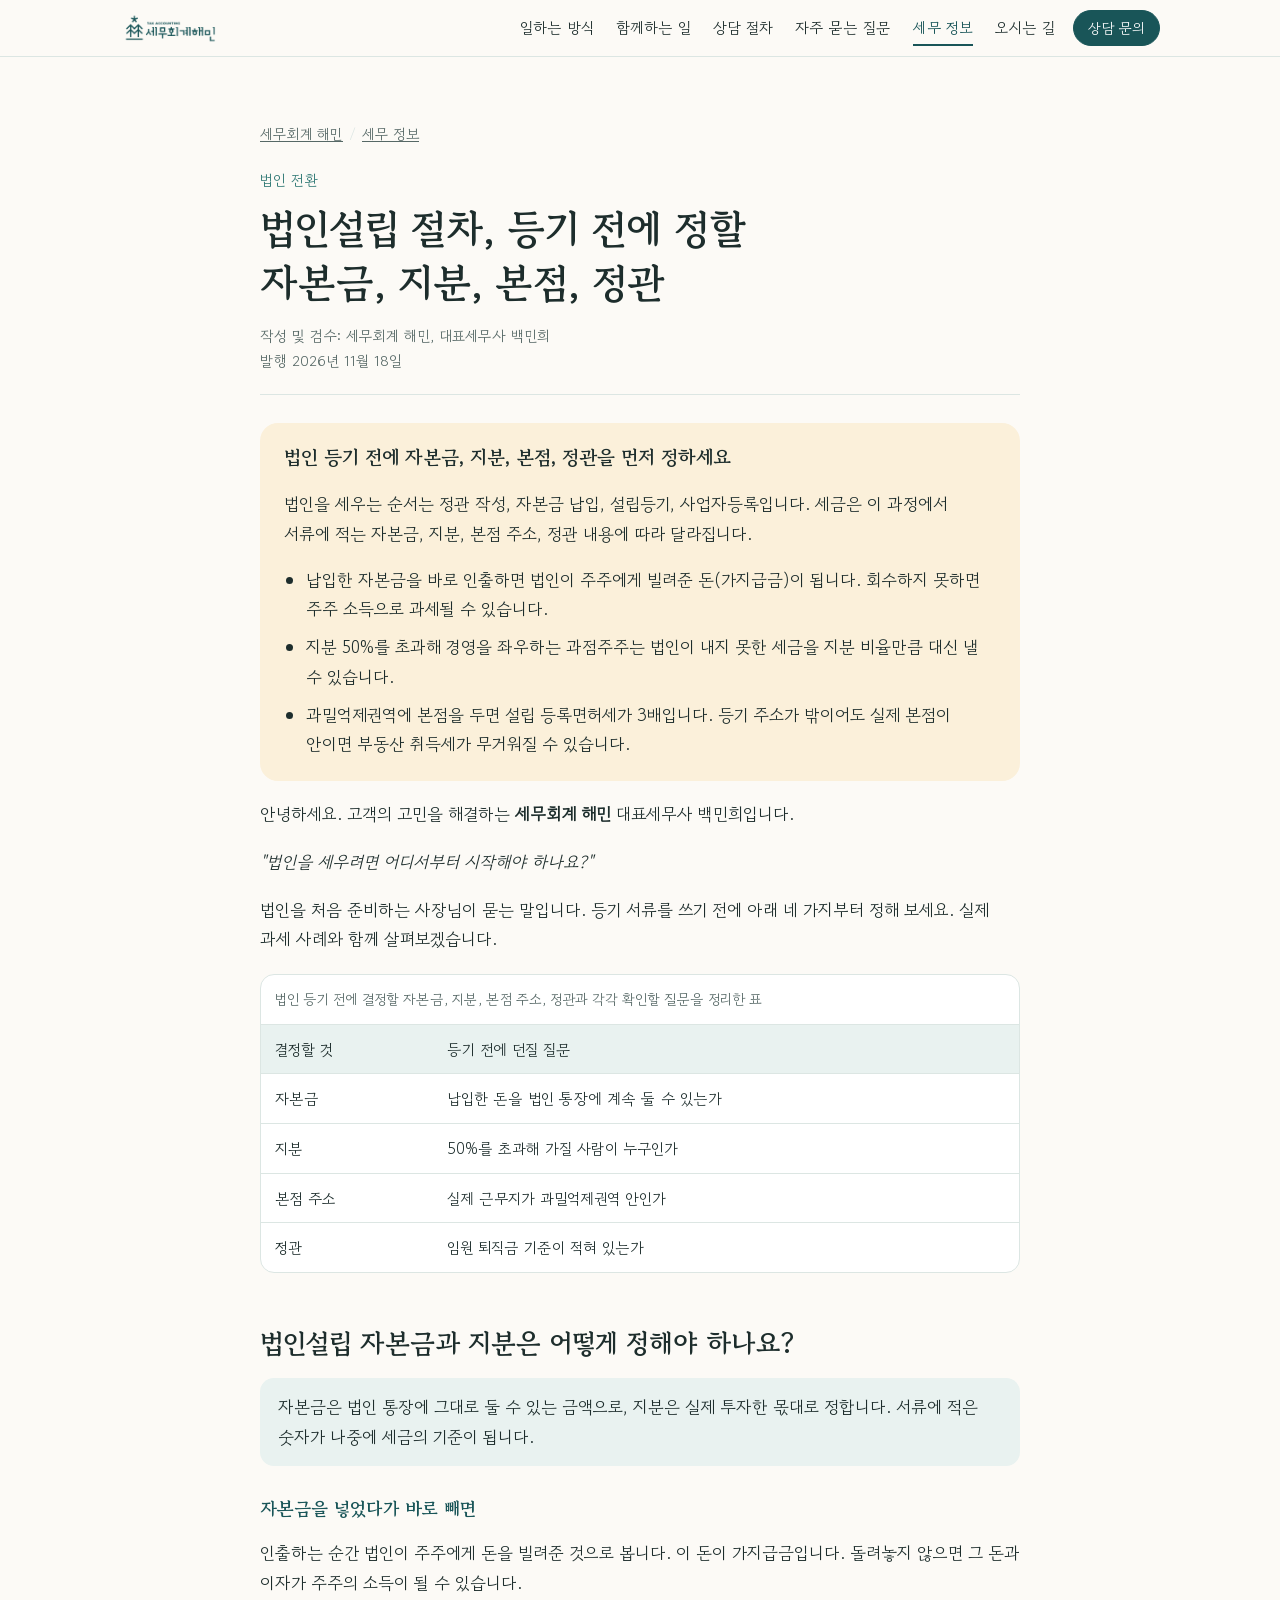
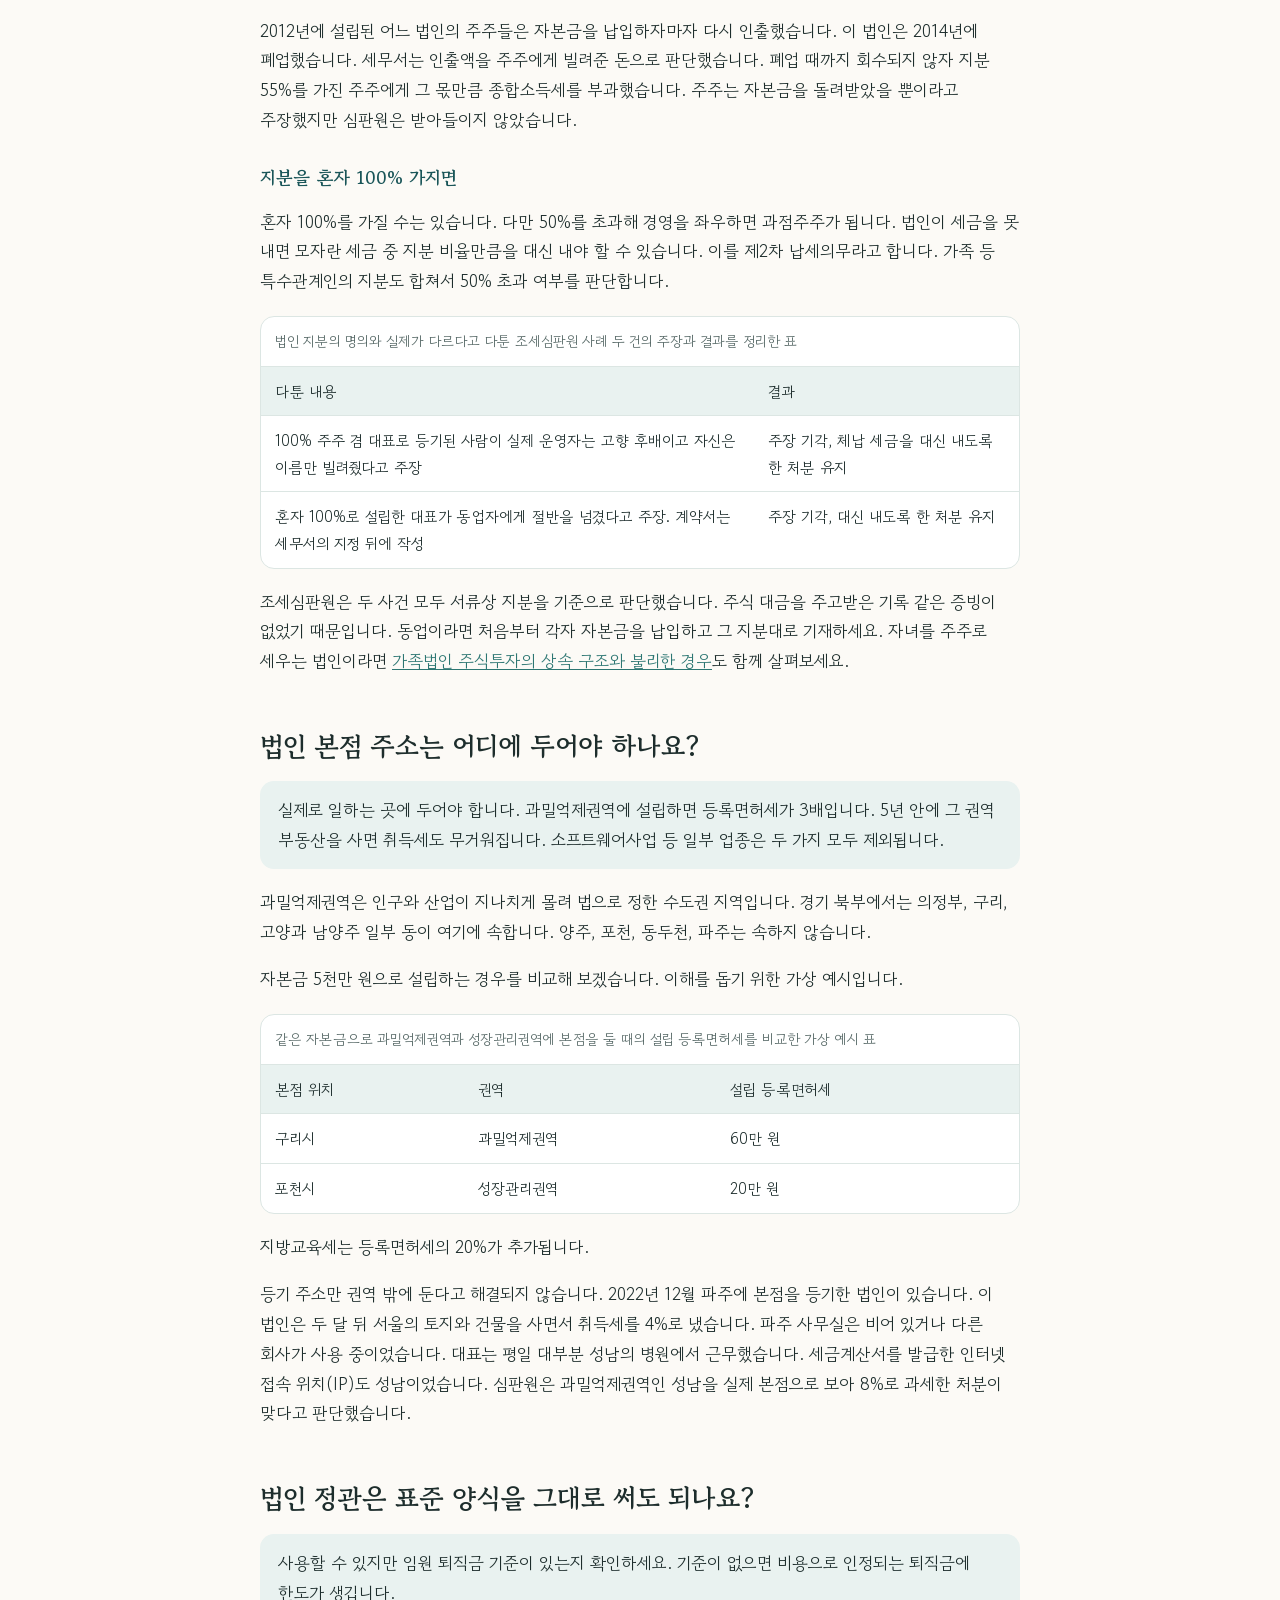
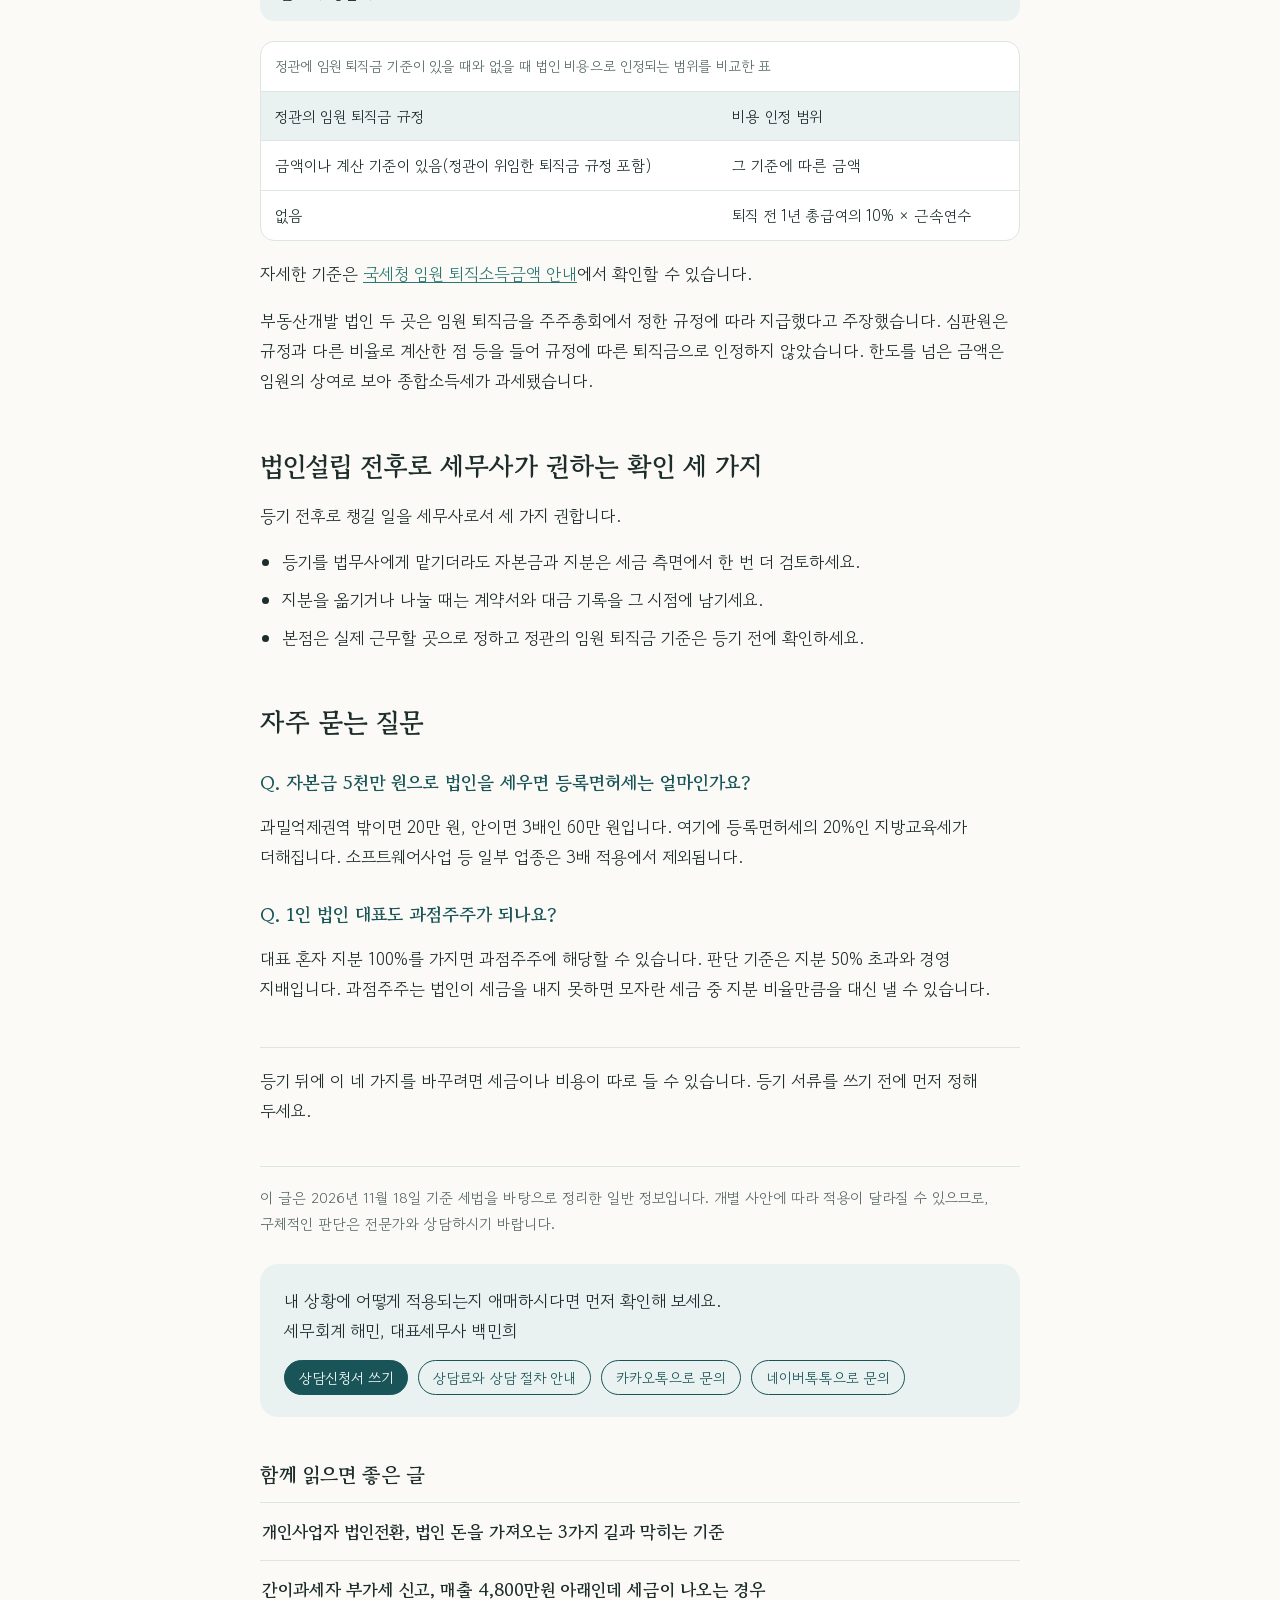
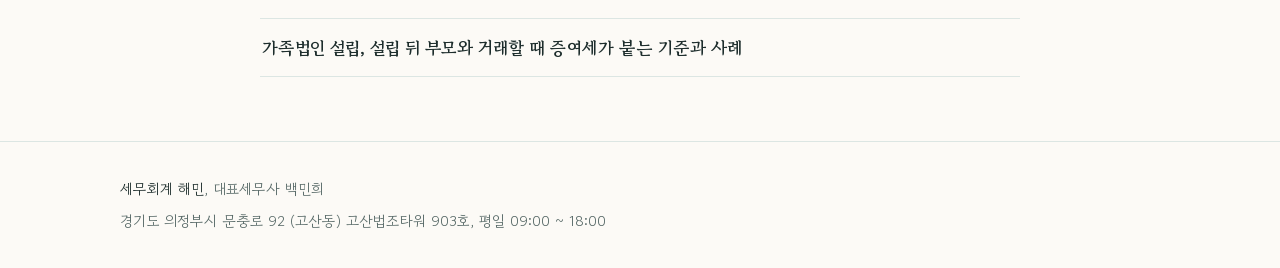
<file: column/corporation-setup-before-registration/index.html>
<!doctype html>
<html lang="ko">
<head>
<meta charset="utf-8">
<meta name="viewport" content="width=device-width, initial-scale=1, viewport-fit=cover">
<title>법인설립 절차, 등기 전에 정할 자본금, 지분, 본점, 정관 | 세무회계 해민</title>
<meta name="description" content="법인설립 절차는 정관, 자본금 납입, 등기, 사업자등록 순으로 진행되지만 세금은 서류에 적는 숫자에서 갈립니다. 자본금, 지분, 본점 주소, 정관 퇴직금 기준을 등기 전에 어떻게 정할지 실제 과세 사례로 확인하세요.">
<link rel="canonical" href="https://hmintax.com/column/corporation-setup-before-registration/">
<meta property="og:type" content="article">
<meta property="og:locale" content="ko_KR">
<meta property="og:site_name" content="세무회계 해민">
<meta property="og:title" content="법인설립 절차, 등기 전에 정할 자본금, 지분, 본점, 정관 | 세무회계 해민">
<meta property="og:description" content="법인설립 절차는 정관, 자본금 납입, 등기, 사업자등록 순으로 진행되지만 세금은 서류에 적는 숫자에서 갈립니다. 자본금, 지분, 본점 주소, 정관 퇴직금 기준을 등기 전에 어떻게 정할지 실제 과세 사례로 확인하세요.">
<meta property="og:url" content="https://hmintax.com/column/corporation-setup-before-registration/">
<meta property="og:image" content="https://hmintax.com/og-image.jpg">
<meta property="og:image:width" content="1200">
<meta property="og:image:height" content="630">
<link rel="icon" href="/favicon.ico" sizes="48x48">
<link rel="icon" href="/icon-192.png" type="image/png" sizes="192x192">
<link rel="apple-touch-icon" href="/apple-touch-icon.png">
<link rel="preconnect" href="https://fonts.googleapis.com">
<link rel="preconnect" href="https://fonts.gstatic.com" crossorigin>
<link rel="stylesheet" href="https://fonts.googleapis.com/css2?family=Gowun+Batang:wght@400;700&family=Gowun+Dodum&display=swap">
<link rel="stylesheet" href="/column/column.css">
<script type="application/ld+json">{"@context":"https://schema.org","@type":"BlogPosting","headline":"법인설립 절차, 등기 전에 정할 자본금, 지분, 본점, 정관","description":"법인설립 절차는 정관, 자본금 납입, 등기, 사업자등록 순으로 진행되지만 세금은 서류에 적는 숫자에서 갈립니다. 자본금, 지분, 본점 주소, 정관 퇴직금 기준을 등기 전에 어떻게 정할지 실제 과세 사례로 확인하세요.","image":"https://hmintax.com/og-image.jpg","datePublished":"2026-11-18","dateModified":"2026-11-18","mainEntityOfPage":{"@type":"WebPage","@id":"https://hmintax.com/column/corporation-setup-before-registration/"},"author":{"@type":"Person","name":"백민희","jobTitle":"세무사","url":"https://hmintax.com/","worksFor":{"@type":"Organization","name":"세무회계 해민","url":"https://hmintax.com/"}},"publisher":{"@type":"Organization","name":"세무회계 해민","url":"https://hmintax.com/","logo":{"@type":"ImageObject","url":"https://hmintax.com/icon-192.png"}}}</script>
<script type="application/ld+json">{"@context":"https://schema.org","@type":"BreadcrumbList","itemListElement":[{"@type":"ListItem","position":1,"name":"세무회계 해민","item":"https://hmintax.com/"},{"@type":"ListItem","position":2,"name":"세무 정보","item":"https://hmintax.com/column/"},{"@type":"ListItem","position":3,"name":"법인설립 절차, 등기 전에 정할 자본금, 지분, 본점, 정관","item":"https://hmintax.com/column/corporation-setup-before-registration/"}]}</script>
<script type="application/ld+json">{"@context":"https://schema.org","@type":"FAQPage","mainEntity":[{"@type":"Question","name":"자본금 5천만 원으로 법인을 세우면 등록면허세는 얼마인가요?","acceptedAnswer":{"@type":"Answer","text":"과밀억제권역 밖이면 20만 원, 안이면 3배인 60만 원입니다. 여기에 등록면허세의 20%인 지방교육세가 더해집니다. 소프트웨어사업 등 일부 업종은 3배 적용에서 제외됩니다."}},{"@type":"Question","name":"1인 법인 대표도 과점주주가 되나요?","acceptedAnswer":{"@type":"Answer","text":"대표 혼자 지분 100%를 가지면 과점주주에 해당할 수 있습니다. 판단 기준은 지분 50% 초과와 경영 지배입니다. 과점주주는 법인이 세금을 내지 못하면 모자란 세금 중 지분 비율만큼을 대신 낼 수 있습니다."}}]}</script>
</head>
<body>
<header class="top">
  <div class="wrap">
    <a class="brand" href="/" aria-label="세무회계 해민 처음으로">
      <img class="logo-light" src="[data-uri]" alt="세무회계 해민 로고" width="180" height="62">
      <img class="logo-dark" src="[data-uri]" alt="세무회계 해민 로고" width="180" height="62">
    </a>
    <nav class="site-nav" aria-label="홈페이지 메뉴"><ul><li><a href="/#how">일하는 방식</a></li><li><a href="/#work">함께하는 일</a></li><li><a href="/#flow">상담 절차</a></li><li><a href="/#faq">자주 묻는 질문</a></li><li><a href="/column/" aria-current="true">세무 정보</a></li><li><a href="/#contact">오시는 길</a></li></ul></nav>
    <a class="btn primary small" href="/#contact">상담 문의</a>
  </div>
</header>
<main class="column-page">
  <div class="wrap">
    <nav aria-label="현재 위치"><ol class="crumbs"><li><a href="/">세무회계 해민</a></li><li><a href="/column/">세무 정보</a></li></ol></nav>
    <article>
      <span class="post-cat">법인 전환</span>
      <h1>법인설립 절차, 등기 전에 정할 자본금, 지분, 본점, 정관</h1>
      <p class="post-meta">작성 및 검수: 세무회계 해민, 대표세무사 백민희<br>발행 2026년 11월 18일</p>
      <div class="post-body">
<div class="brief">
<h2>법인 등기 전에 자본금, 지분, 본점, 정관을 먼저 정하세요</h2>
<p>법인을 세우는 순서는 정관 작성, 자본금 납입, 설립등기, 사업자등록입니다. 세금은 이 과정에서 서류에 적는 자본금, 지분, 본점 주소, 정관 내용에 따라 달라집니다.</p>
<ul>
<li>납입한 자본금을 바로 인출하면 법인이 주주에게 빌려준 돈(가지급금)이 됩니다. 회수하지 못하면 주주 소득으로 과세될 수 있습니다.</li>
<li>지분 50%를 초과해 경영을 좌우하는 과점주주는 법인이 내지 못한 세금을 지분 비율만큼 대신 낼 수 있습니다.</li>
<li>과밀억제권역에 본점을 두면 설립 등록면허세가 3배입니다. 등기 주소가 밖이어도 실제 본점이 안이면 부동산 취득세가 무거워질 수 있습니다.</li>
</ul>
</div>
<p>안녕하세요. 고객의 고민을 해결하는 <strong>세무회계 해민</strong> 대표세무사 백민희입니다.</p>
<p><em>"법인을 세우려면 어디서부터 시작해야 하나요?"</em></p>
<p>법인을 처음 준비하는 사장님이 묻는 말입니다. 등기 서류를 쓰기 전에 아래 네 가지부터 정해 보세요. 실제 과세 사례와 함께 살펴보겠습니다.</p>
<div class="table-wrap"><table><caption>법인 등기 전에 결정할 자본금, 지분, 본점 주소, 정관과 각각 확인할 질문을 정리한 표</caption>
<thead>
<tr>
<th>결정할 것</th>
<th>등기 전에 던질 질문</th>
</tr>
</thead>
<tbody>
<tr>
<td>자본금</td>
<td>납입한 돈을 법인 통장에 계속 둘 수 있는가</td>
</tr>
<tr>
<td>지분</td>
<td>50%를 초과해 가질 사람이 누구인가</td>
</tr>
<tr>
<td>본점 주소</td>
<td>실제 근무지가 과밀억제권역 안인가</td>
</tr>
<tr>
<td>정관</td>
<td>임원 퇴직금 기준이 적혀 있는가</td>
</tr>
</tbody>
</table></div>
<h2>법인설립 자본금과 지분은 어떻게 정해야 하나요?</h2>
<p class="answer">자본금은 법인 통장에 그대로 둘 수 있는 금액으로, 지분은 실제 투자한 몫대로 정합니다. 서류에 적은 숫자가 나중에 세금의 기준이 됩니다.</p>
<h3>자본금을 넣었다가 바로 빼면</h3>
<p>인출하는 순간 법인이 주주에게 돈을 빌려준 것으로 봅니다. 이 돈이 가지급금입니다. 돌려놓지 않으면 그 돈과 이자가 주주의 소득이 될 수 있습니다.</p>
<p>2012년에 설립된 어느 법인의 주주들은 자본금을 납입하자마자 다시 인출했습니다. 이 법인은 2014년에 폐업했습니다. 세무서는 인출액을 주주에게 빌려준 돈으로 판단했습니다. 폐업 때까지 회수되지 않자 지분 55%를 가진 주주에게 그 몫만큼 종합소득세를 부과했습니다. 주주는 자본금을 돌려받았을 뿐이라고 주장했지만 심판원은 받아들이지 않았습니다.</p>
<h3>지분을 혼자 100% 가지면</h3>
<p>혼자 100%를 가질 수는 있습니다. 다만 50%를 초과해 경영을 좌우하면 과점주주가 됩니다. 법인이 세금을 못 내면 모자란 세금 중 지분 비율만큼을 대신 내야 할 수 있습니다. 이를 제2차 납세의무라고 합니다. 가족 등 특수관계인의 지분도 합쳐서 50% 초과 여부를 판단합니다.</p>
<div class="table-wrap"><table><caption>법인 지분의 명의와 실제가 다르다고 다툰 조세심판원 사례 두 건의 주장과 결과를 정리한 표</caption>
<thead>
<tr>
<th>다툰 내용</th>
<th>결과</th>
</tr>
</thead>
<tbody>
<tr>
<td>100% 주주 겸 대표로 등기된 사람이 실제 운영자는 고향 후배이고 자신은 이름만 빌려줬다고 주장</td>
<td>주장 기각, 체납 세금을 대신 내도록 한 처분 유지</td>
</tr>
<tr>
<td>혼자 100%로 설립한 대표가 동업자에게 절반을 넘겼다고 주장. 계약서는 세무서의 지정 뒤에 작성</td>
<td>주장 기각, 대신 내도록 한 처분 유지</td>
</tr>
</tbody>
</table></div>
<p>조세심판원은 두 사건 모두 서류상 지분을 기준으로 판단했습니다. 주식 대금을 주고받은 기록 같은 증빙이 없었기 때문입니다. 동업이라면 처음부터 각자 자본금을 납입하고 그 지분대로 기재하세요. 자녀를 주주로 세우는 법인이라면 <a href="/column/family-corporation-stock-investment/">가족법인 주식투자의 상속 구조와 불리한 경우</a>도 함께 살펴보세요.</p>
<h2>법인 본점 주소는 어디에 두어야 하나요?</h2>
<p class="answer">실제로 일하는 곳에 두어야 합니다. 과밀억제권역에 설립하면 등록면허세가 3배입니다. 5년 안에 그 권역 부동산을 사면 취득세도 무거워집니다. 소프트웨어사업 등 일부 업종은 두 가지 모두 제외됩니다.</p>
<p>과밀억제권역은 인구와 산업이 지나치게 몰려 법으로 정한 수도권 지역입니다. 경기 북부에서는 의정부, 구리, 고양과 남양주 일부 동이 여기에 속합니다. 양주, 포천, 동두천, 파주는 속하지 않습니다.</p>
<p>자본금 5천만 원으로 설립하는 경우를 비교해 보겠습니다. 이해를 돕기 위한 가상 예시입니다.</p>
<div class="table-wrap"><table><caption>같은 자본금으로 과밀억제권역과 성장관리권역에 본점을 둘 때의 설립 등록면허세를 비교한 가상 예시 표</caption>
<thead>
<tr>
<th>본점 위치</th>
<th>권역</th>
<th>설립 등록면허세</th>
</tr>
</thead>
<tbody>
<tr>
<td>구리시</td>
<td>과밀억제권역</td>
<td>60만 원</td>
</tr>
<tr>
<td>포천시</td>
<td>성장관리권역</td>
<td>20만 원</td>
</tr>
</tbody>
</table></div>
<p>지방교육세는 등록면허세의 20%가 추가됩니다.</p>
<p>등기 주소만 권역 밖에 둔다고 해결되지 않습니다. 2022년 12월 파주에 본점을 등기한 법인이 있습니다. 이 법인은 두 달 뒤 서울의 토지와 건물을 사면서 취득세를 4%로 냈습니다. 파주 사무실은 비어 있거나 다른 회사가 사용 중이었습니다. 대표는 평일 대부분 성남의 병원에서 근무했습니다. 세금계산서를 발급한 인터넷 접속 위치(IP)도 성남이었습니다. 심판원은 과밀억제권역인 성남을 실제 본점으로 보아 8%로 과세한 처분이 맞다고 판단했습니다.</p>
<h2>법인 정관은 표준 양식을 그대로 써도 되나요?</h2>
<p class="answer">사용할 수 있지만 임원 퇴직금 기준이 있는지 확인하세요. 기준이 없으면 비용으로 인정되는 퇴직금에 한도가 생깁니다.</p>
<div class="table-wrap"><table><caption>정관에 임원 퇴직금 기준이 있을 때와 없을 때 법인 비용으로 인정되는 범위를 비교한 표</caption>
<thead>
<tr>
<th>정관의 임원 퇴직금 규정</th>
<th>비용 인정 범위</th>
</tr>
</thead>
<tbody>
<tr>
<td>금액이나 계산 기준이 있음(정관이 위임한 퇴직금 규정 포함)</td>
<td>그 기준에 따른 금액</td>
</tr>
<tr>
<td>없음</td>
<td>퇴직 전 1년 총급여의 10% × 근속연수</td>
</tr>
</tbody>
</table></div>
<p>자세한 기준은 <a href="https://www.nts.go.kr/nts/cm/cntnts/cntntsView.do?mi=6448&amp;cntntsId=7884" target="_blank" rel="noopener">국세청 임원 퇴직소득금액 안내</a>에서 확인할 수 있습니다.</p>
<p>부동산개발 법인 두 곳은 임원 퇴직금을 주주총회에서 정한 규정에 따라 지급했다고 주장했습니다. 심판원은 규정과 다른 비율로 계산한 점 등을 들어 규정에 따른 퇴직금으로 인정하지 않았습니다. 한도를 넘은 금액은 임원의 상여로 보아 종합소득세가 과세됐습니다.</p>
<h2>법인설립 전후로 세무사가 권하는 확인 세 가지</h2>
<p>등기 전후로 챙길 일을 세무사로서 세 가지 권합니다.</p>
<ul>
<li>등기를 법무사에게 맡기더라도 자본금과 지분은 세금 측면에서 한 번 더 검토하세요.</li>
<li>지분을 옮기거나 나눌 때는 계약서와 대금 기록을 그 시점에 남기세요.</li>
<li>본점은 실제 근무할 곳으로 정하고 정관의 임원 퇴직금 기준은 등기 전에 확인하세요.</li>
</ul>
<h2>자주 묻는 질문</h2>
<h3>Q. 자본금 5천만 원으로 법인을 세우면 등록면허세는 얼마인가요?</h3>
<p>과밀억제권역 밖이면 20만 원, 안이면 3배인 60만 원입니다. 여기에 등록면허세의 20%인 지방교육세가 더해집니다. 소프트웨어사업 등 일부 업종은 3배 적용에서 제외됩니다.</p>
<h3>Q. 1인 법인 대표도 과점주주가 되나요?</h3>
<p>대표 혼자 지분 100%를 가지면 과점주주에 해당할 수 있습니다. 판단 기준은 지분 50% 초과와 경영 지배입니다. 과점주주는 법인이 세금을 내지 못하면 모자란 세금 중 지분 비율만큼을 대신 낼 수 있습니다.</p>
<hr>
<p>등기 뒤에 이 네 가지를 바꾸려면 세금이나 비용이 따로 들 수 있습니다. 등기 서류를 쓰기 전에 먼저 정해 두세요.</p>
      </div>
      <p class="post-note">이 글은 2026년 11월 18일 기준 세법을 바탕으로 정리한 일반 정보입니다. 개별 사안에 따라 적용이 달라질 수 있으므로, 구체적인 판단은 전문가와 상담하시기 바랍니다.</p>
      <aside class="post-cta">
        <p>내 상황에 어떻게 적용되는지 애매하시다면 먼저 확인해 보세요.<br>세무회계 해민, 대표세무사 백민희</p>
        <div class="cta-row"><a class="btn primary small" href="https://forms.gle/bYHpUp7RU89vCtaz8" target="_blank" rel="noopener">상담신청서 쓰기</a><a class="btn ghost small" href="https://blog.naver.com/hmintax/224391888302" target="_blank" rel="noopener">상담료와 상담 절차 안내</a><a class="btn ghost small" href="https://pf.kakao.com/_CWnRG" target="_blank" rel="noopener">카카오톡으로 문의</a><a class="btn ghost small" href="https://talk.naver.com/ct/w43b8y" target="_blank" rel="noopener">네이버톡톡으로 문의</a></div>
      </aside>
    </article>
    <section class="related"><h2>함께 읽으면 좋은 글</h2><ul class="column-list"><li><a href="/column/business-incorporation-company-money/"><span class="t">개인사업자 법인전환, 법인 돈을 가져오는 3가지 길과 막히는 기준</span></a></li><li><a href="/column/simplified-taxpayer-vat-filing-exemption/"><span class="t">간이과세자 부가세 신고, 매출 4,800만원 아래인데 세금이 나오는 경우</span></a></li><li><a href="/column/family-corporation-setup-gift-tax-cases/"><span class="t">가족법인 설립, 설립 뒤 부모와 거래할 때 증여세가 붙는 기준과 사례</span></a></li></ul></section>
  </div>
</main>
<footer>
  <div class="wrap">
    <p><strong>세무회계 해민</strong>, 대표세무사 백민희</p>
    <p>경기도 의정부시 문충로 92 (고산동) 고산법조타워 903호, 평일 09:00 ~ 18:00</p>
  </div>
</footer>
</body>
</html>
</file>
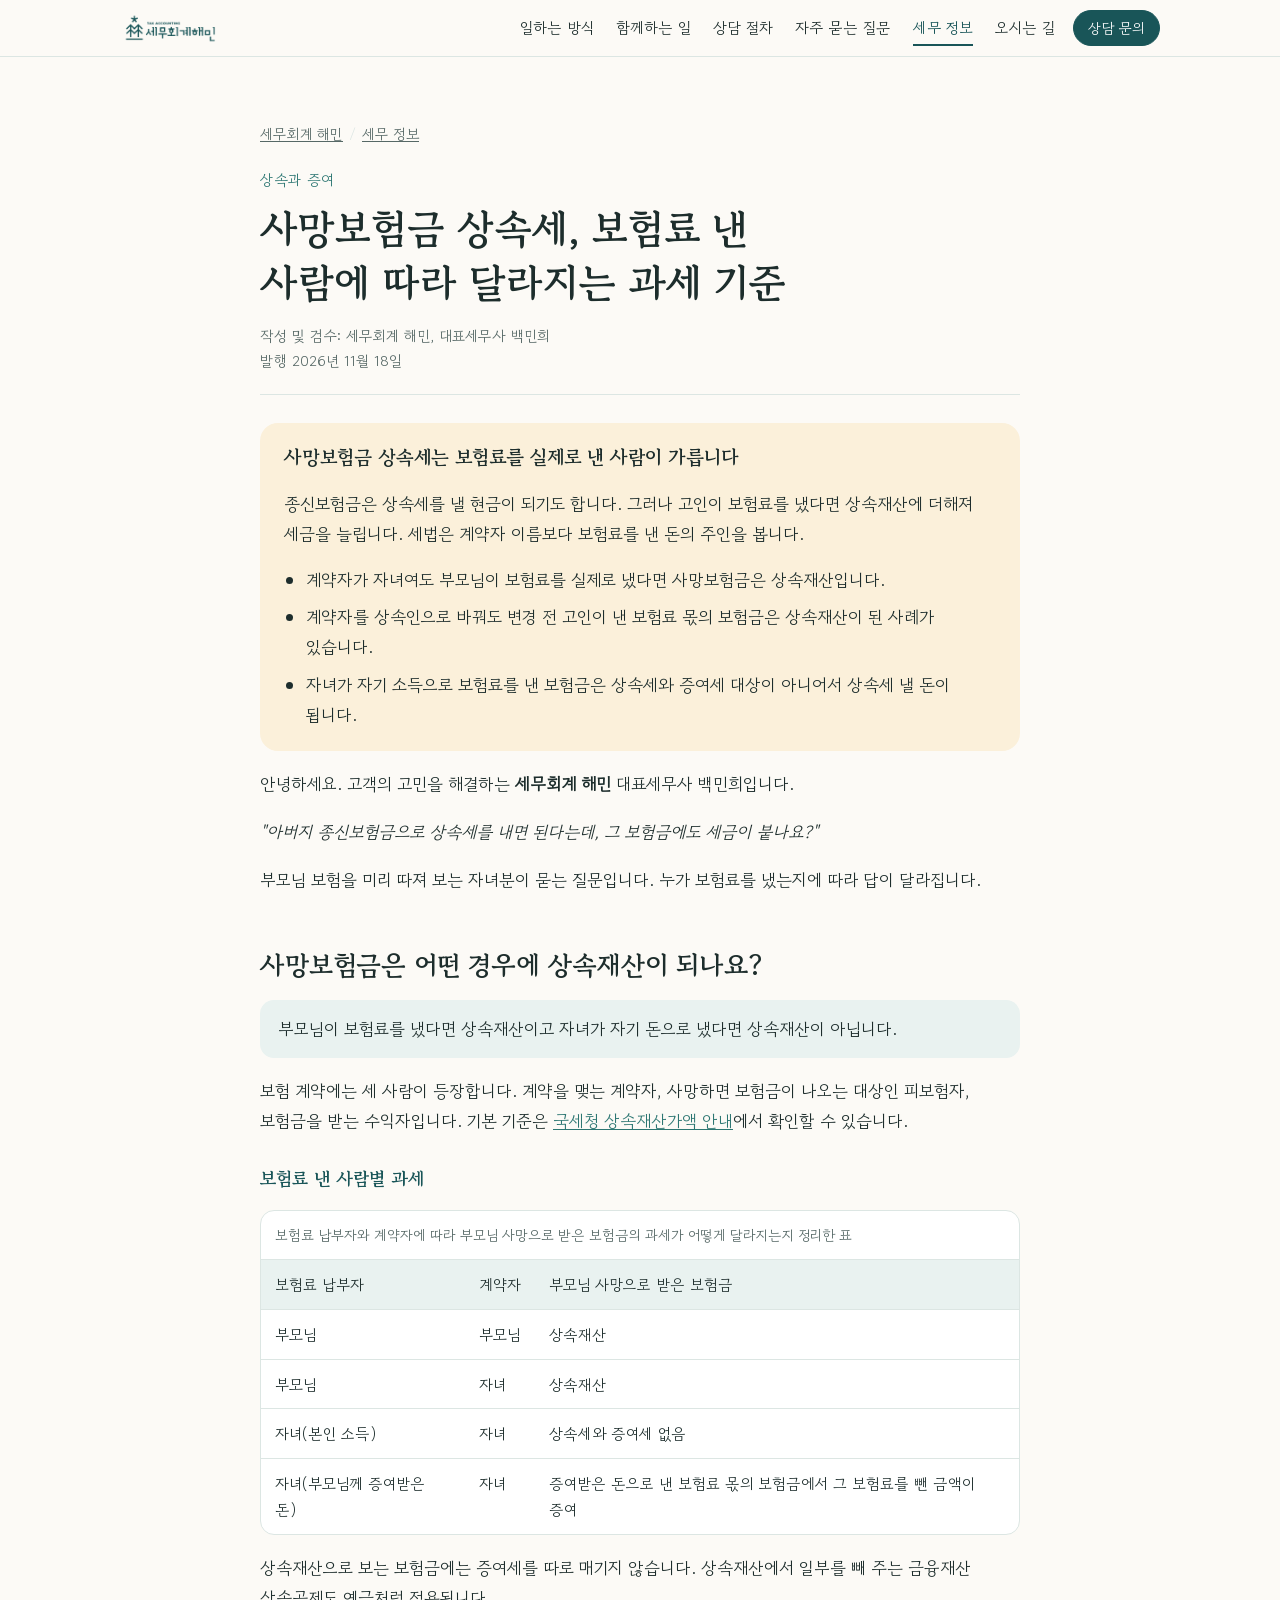
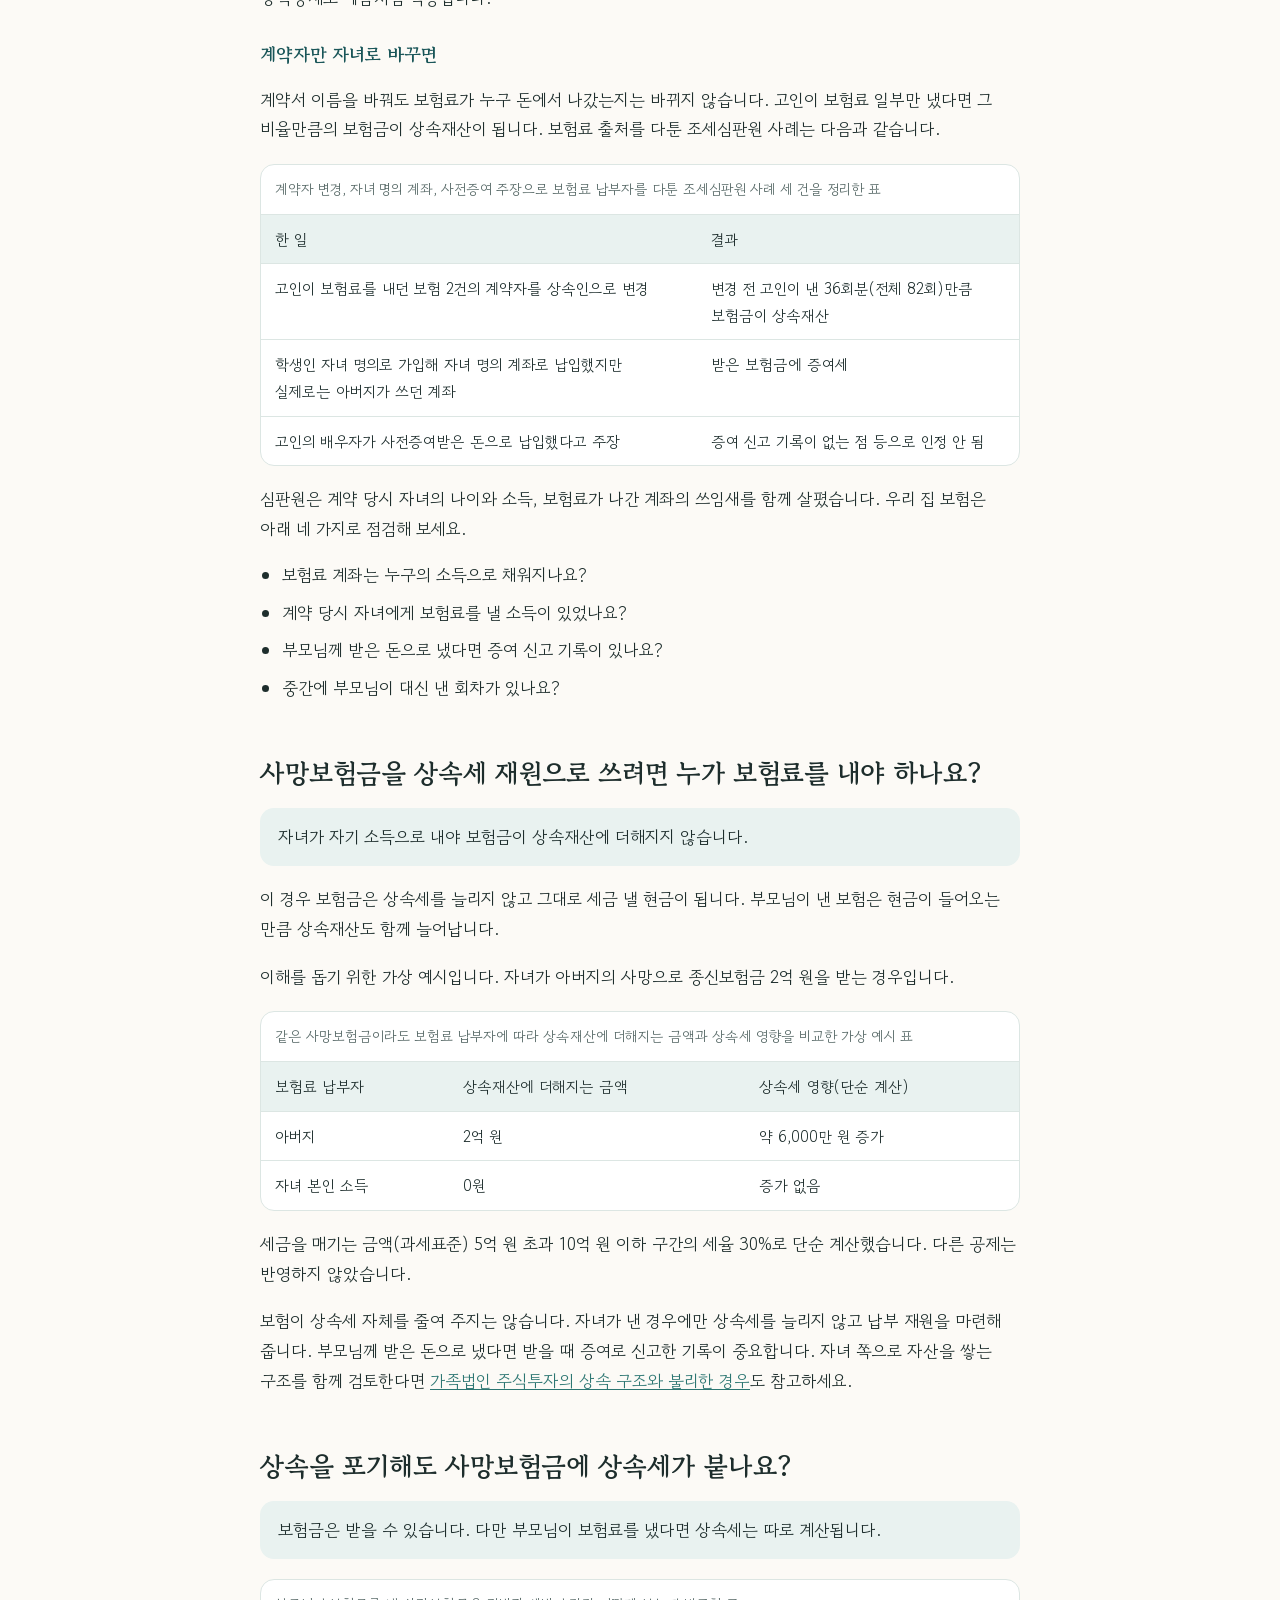
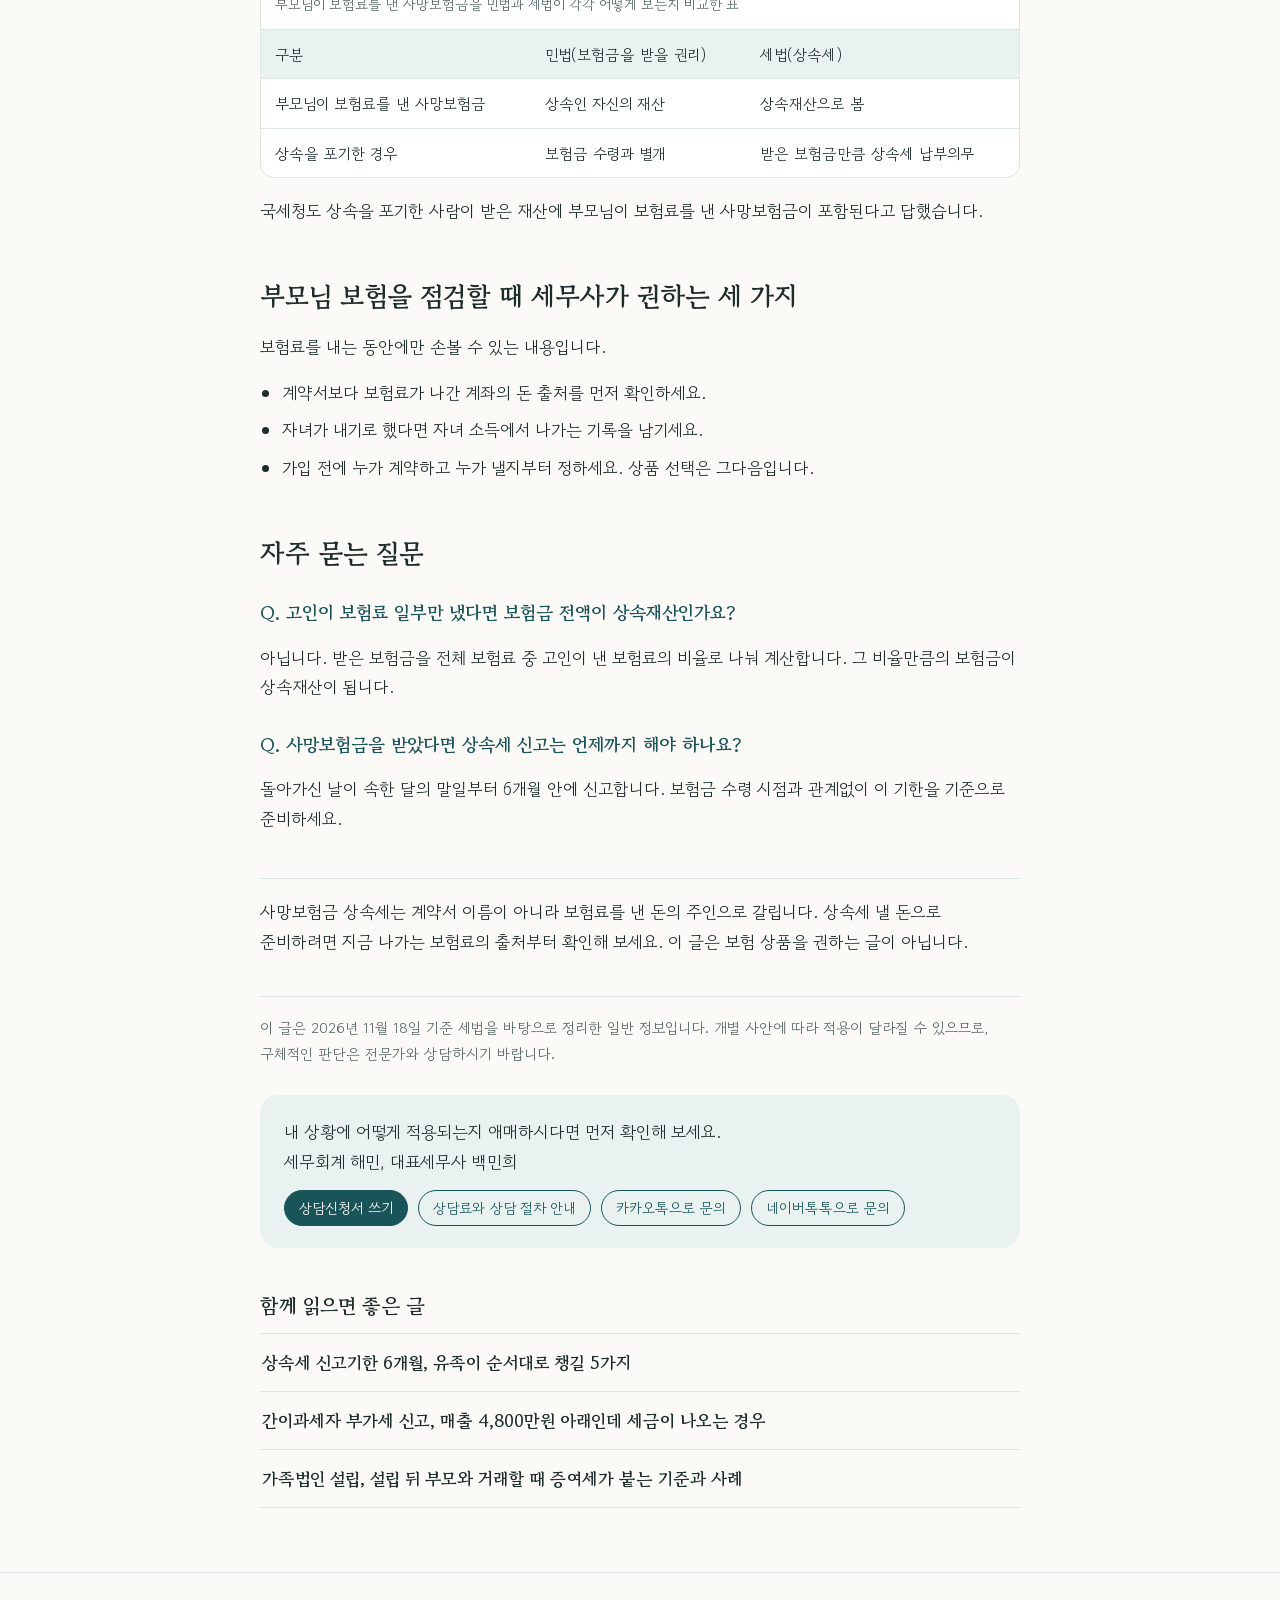
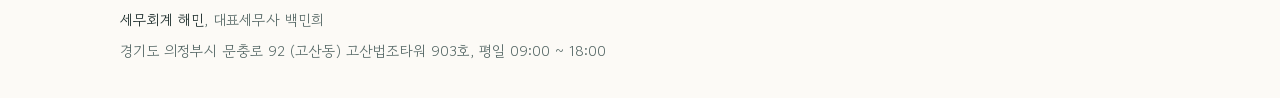
<file: column/death-insurance-inheritance-tax/index.html>
<!doctype html>
<html lang="ko">
<head>
<meta charset="utf-8">
<meta name="viewport" content="width=device-width, initial-scale=1, viewport-fit=cover">
<title>사망보험금 상속세, 보험료 낸 사람에 따라 달라지는 과세 기준 | 세무회계 해민</title>
<meta name="description" content="사망보험금은 계약자 이름이 아니라 보험료를 실제로 낸 사람에 따라 상속재산 여부가 갈립니다. 계약자를 자녀로 바꾼 경우, 상속을 포기한 경우, 상속세 재원으로 준비하는 방법까지 조세심판원 사례와 표로 정리했으니 확인하세요.">
<link rel="canonical" href="https://hmintax.com/column/death-insurance-inheritance-tax/">
<meta property="og:type" content="article">
<meta property="og:locale" content="ko_KR">
<meta property="og:site_name" content="세무회계 해민">
<meta property="og:title" content="사망보험금 상속세, 보험료 낸 사람에 따라 달라지는 과세 기준 | 세무회계 해민">
<meta property="og:description" content="사망보험금은 계약자 이름이 아니라 보험료를 실제로 낸 사람에 따라 상속재산 여부가 갈립니다. 계약자를 자녀로 바꾼 경우, 상속을 포기한 경우, 상속세 재원으로 준비하는 방법까지 조세심판원 사례와 표로 정리했으니 확인하세요.">
<meta property="og:url" content="https://hmintax.com/column/death-insurance-inheritance-tax/">
<meta property="og:image" content="https://hmintax.com/og-image.jpg">
<meta property="og:image:width" content="1200">
<meta property="og:image:height" content="630">
<link rel="icon" href="/favicon.ico" sizes="48x48">
<link rel="icon" href="/icon-192.png" type="image/png" sizes="192x192">
<link rel="apple-touch-icon" href="/apple-touch-icon.png">
<link rel="preconnect" href="https://fonts.googleapis.com">
<link rel="preconnect" href="https://fonts.gstatic.com" crossorigin>
<link rel="stylesheet" href="https://fonts.googleapis.com/css2?family=Gowun+Batang:wght@400;700&family=Gowun+Dodum&display=swap">
<link rel="stylesheet" href="/column/column.css">
<script type="application/ld+json">{"@context":"https://schema.org","@type":"BlogPosting","headline":"사망보험금 상속세, 보험료 낸 사람에 따라 달라지는 과세 기준","description":"사망보험금은 계약자 이름이 아니라 보험료를 실제로 낸 사람에 따라 상속재산 여부가 갈립니다. 계약자를 자녀로 바꾼 경우, 상속을 포기한 경우, 상속세 재원으로 준비하는 방법까지 조세심판원 사례와 표로 정리했으니 확인하세요.","image":"https://hmintax.com/og-image.jpg","datePublished":"2026-11-18","dateModified":"2026-11-18","mainEntityOfPage":{"@type":"WebPage","@id":"https://hmintax.com/column/death-insurance-inheritance-tax/"},"author":{"@type":"Person","name":"백민희","jobTitle":"세무사","url":"https://hmintax.com/","worksFor":{"@type":"Organization","name":"세무회계 해민","url":"https://hmintax.com/"}},"publisher":{"@type":"Organization","name":"세무회계 해민","url":"https://hmintax.com/","logo":{"@type":"ImageObject","url":"https://hmintax.com/icon-192.png"}}}</script>
<script type="application/ld+json">{"@context":"https://schema.org","@type":"BreadcrumbList","itemListElement":[{"@type":"ListItem","position":1,"name":"세무회계 해민","item":"https://hmintax.com/"},{"@type":"ListItem","position":2,"name":"세무 정보","item":"https://hmintax.com/column/"},{"@type":"ListItem","position":3,"name":"사망보험금 상속세, 보험료 낸 사람에 따라 달라지는 과세 기준","item":"https://hmintax.com/column/death-insurance-inheritance-tax/"}]}</script>
<script type="application/ld+json">{"@context":"https://schema.org","@type":"FAQPage","mainEntity":[{"@type":"Question","name":"고인이 보험료 일부만 냈다면 보험금 전액이 상속재산인가요?","acceptedAnswer":{"@type":"Answer","text":"아닙니다. 받은 보험금을 전체 보험료 중 고인이 낸 보험료의 비율로 나눠 계산합니다. 그 비율만큼의 보험금이 상속재산이 됩니다."}},{"@type":"Question","name":"사망보험금을 받았다면 상속세 신고는 언제까지 해야 하나요?","acceptedAnswer":{"@type":"Answer","text":"돌아가신 날이 속한 달의 말일부터 6개월 안에 신고합니다. 보험금 수령 시점과 관계없이 이 기한을 기준으로 준비하세요."}}]}</script>
</head>
<body>
<header class="top">
  <div class="wrap">
    <a class="brand" href="/" aria-label="세무회계 해민 처음으로">
      <img class="logo-light" src="[data-uri]" alt="세무회계 해민 로고" width="180" height="62">
      <img class="logo-dark" src="[data-uri]" alt="세무회계 해민 로고" width="180" height="62">
    </a>
    <nav class="site-nav" aria-label="홈페이지 메뉴"><ul><li><a href="/#how">일하는 방식</a></li><li><a href="/#work">함께하는 일</a></li><li><a href="/#flow">상담 절차</a></li><li><a href="/#faq">자주 묻는 질문</a></li><li><a href="/column/" aria-current="true">세무 정보</a></li><li><a href="/#contact">오시는 길</a></li></ul></nav>
    <a class="btn primary small" href="/#contact">상담 문의</a>
  </div>
</header>
<main class="column-page">
  <div class="wrap">
    <nav aria-label="현재 위치"><ol class="crumbs"><li><a href="/">세무회계 해민</a></li><li><a href="/column/">세무 정보</a></li></ol></nav>
    <article>
      <span class="post-cat">상속과 증여</span>
      <h1>사망보험금 상속세, 보험료 낸 사람에 따라 달라지는 과세 기준</h1>
      <p class="post-meta">작성 및 검수: 세무회계 해민, 대표세무사 백민희<br>발행 2026년 11월 18일</p>
      <div class="post-body">
<div class="brief">
<h2>사망보험금 상속세는 보험료를 실제로 낸 사람이 가릅니다</h2>
<p>종신보험금은 상속세를 낼 현금이 되기도 합니다. 그러나 고인이 보험료를 냈다면 상속재산에 더해져 세금을 늘립니다. 세법은 계약자 이름보다 보험료를 낸 돈의 주인을 봅니다.</p>
<ul>
<li>계약자가 자녀여도 부모님이 보험료를 실제로 냈다면 사망보험금은 상속재산입니다.</li>
<li>계약자를 상속인으로 바꿔도 변경 전 고인이 낸 보험료 몫의 보험금은 상속재산이 된 사례가 있습니다.</li>
<li>자녀가 자기 소득으로 보험료를 낸 보험금은 상속세와 증여세 대상이 아니어서 상속세 낼 돈이 됩니다.</li>
</ul>
</div>
<p>안녕하세요. 고객의 고민을 해결하는 <strong>세무회계 해민</strong> 대표세무사 백민희입니다.</p>
<p><em>"아버지 종신보험금으로 상속세를 내면 된다는데, 그 보험금에도 세금이 붙나요?"</em></p>
<p>부모님 보험을 미리 따져 보는 자녀분이 묻는 질문입니다. 누가 보험료를 냈는지에 따라 답이 달라집니다.</p>
<h2>사망보험금은 어떤 경우에 상속재산이 되나요?</h2>
<p class="answer">부모님이 보험료를 냈다면 상속재산이고 자녀가 자기 돈으로 냈다면 상속재산이 아닙니다.</p>
<p>보험 계약에는 세 사람이 등장합니다. 계약을 맺는 계약자, 사망하면 보험금이 나오는 대상인 피보험자, 보험금을 받는 수익자입니다. 기본 기준은 <a href="https://www.nts.go.kr/nts/cm/cntnts/cntntsView.do?mi=6522&amp;cntntsId=7950" target="_blank" rel="noopener">국세청 상속재산가액 안내</a>에서 확인할 수 있습니다.</p>
<h3>보험료 낸 사람별 과세</h3>
<div class="table-wrap"><table><caption>보험료 납부자와 계약자에 따라 부모님 사망으로 받은 보험금의 과세가 어떻게 달라지는지 정리한 표</caption>
<thead>
<tr>
<th>보험료 납부자</th>
<th>계약자</th>
<th>부모님 사망으로 받은 보험금</th>
</tr>
</thead>
<tbody>
<tr>
<td>부모님</td>
<td>부모님</td>
<td>상속재산</td>
</tr>
<tr>
<td>부모님</td>
<td>자녀</td>
<td>상속재산</td>
</tr>
<tr>
<td>자녀(본인 소득)</td>
<td>자녀</td>
<td>상속세와 증여세 없음</td>
</tr>
<tr>
<td>자녀(부모님께 증여받은 돈)</td>
<td>자녀</td>
<td>증여받은 돈으로 낸 보험료 몫의 보험금에서 그 보험료를 뺀 금액이 증여</td>
</tr>
</tbody>
</table></div>
<p>상속재산으로 보는 보험금에는 증여세를 따로 매기지 않습니다. 상속재산에서 일부를 빼 주는 금융재산 상속공제도 예금처럼 적용됩니다.</p>
<h3>계약자만 자녀로 바꾸면</h3>
<p>계약서 이름을 바꿔도 보험료가 누구 돈에서 나갔는지는 바뀌지 않습니다. 고인이 보험료 일부만 냈다면 그 비율만큼의 보험금이 상속재산이 됩니다. 보험료 출처를 다툰 조세심판원 사례는 다음과 같습니다.</p>
<div class="table-wrap"><table><caption>계약자 변경, 자녀 명의 계좌, 사전증여 주장으로 보험료 납부자를 다툰 조세심판원 사례 세 건을 정리한 표</caption>
<thead>
<tr>
<th>한 일</th>
<th>결과</th>
</tr>
</thead>
<tbody>
<tr>
<td>고인이 보험료를 내던 보험 2건의 계약자를 상속인으로 변경</td>
<td>변경 전 고인이 낸 36회분(전체 82회)만큼 보험금이 상속재산</td>
</tr>
<tr>
<td>학생인 자녀 명의로 가입해 자녀 명의 계좌로 납입했지만 실제로는 아버지가 쓰던 계좌</td>
<td>받은 보험금에 증여세</td>
</tr>
<tr>
<td>고인의 배우자가 사전증여받은 돈으로 납입했다고 주장</td>
<td>증여 신고 기록이 없는 점 등으로 인정 안 됨</td>
</tr>
</tbody>
</table></div>
<p>심판원은 계약 당시 자녀의 나이와 소득, 보험료가 나간 계좌의 쓰임새를 함께 살폈습니다. 우리 집 보험은 아래 네 가지로 점검해 보세요.</p>
<ul>
<li>보험료 계좌는 누구의 소득으로 채워지나요?</li>
<li>계약 당시 자녀에게 보험료를 낼 소득이 있었나요?</li>
<li>부모님께 받은 돈으로 냈다면 증여 신고 기록이 있나요?</li>
<li>중간에 부모님이 대신 낸 회차가 있나요?</li>
</ul>
<h2>사망보험금을 상속세 재원으로 쓰려면 누가 보험료를 내야 하나요?</h2>
<p class="answer">자녀가 자기 소득으로 내야 보험금이 상속재산에 더해지지 않습니다.</p>
<p>이 경우 보험금은 상속세를 늘리지 않고 그대로 세금 낼 현금이 됩니다. 부모님이 낸 보험은 현금이 들어오는 만큼 상속재산도 함께 늘어납니다.</p>
<p>이해를 돕기 위한 가상 예시입니다. 자녀가 아버지의 사망으로 종신보험금 2억 원을 받는 경우입니다.</p>
<div class="table-wrap"><table><caption>같은 사망보험금이라도 보험료 납부자에 따라 상속재산에 더해지는 금액과 상속세 영향을 비교한 가상 예시 표</caption>
<thead>
<tr>
<th>보험료 납부자</th>
<th>상속재산에 더해지는 금액</th>
<th>상속세 영향(단순 계산)</th>
</tr>
</thead>
<tbody>
<tr>
<td>아버지</td>
<td>2억 원</td>
<td>약 6,000만 원 증가</td>
</tr>
<tr>
<td>자녀 본인 소득</td>
<td>0원</td>
<td>증가 없음</td>
</tr>
</tbody>
</table></div>
<p>세금을 매기는 금액(과세표준) 5억 원 초과 10억 원 이하 구간의 세율 30%로 단순 계산했습니다. 다른 공제는 반영하지 않았습니다.</p>
<p>보험이 상속세 자체를 줄여 주지는 않습니다. 자녀가 낸 경우에만 상속세를 늘리지 않고 납부 재원을 마련해 줍니다. 부모님께 받은 돈으로 냈다면 받을 때 증여로 신고한 기록이 중요합니다. 자녀 쪽으로 자산을 쌓는 구조를 함께 검토한다면 <a href="/column/family-corporation-stock-investment/">가족법인 주식투자의 상속 구조와 불리한 경우</a>도 참고하세요.</p>
<h2>상속을 포기해도 사망보험금에 상속세가 붙나요?</h2>
<p class="answer">보험금은 받을 수 있습니다. 다만 부모님이 보험료를 냈다면 상속세는 따로 계산됩니다.</p>
<div class="table-wrap"><table><caption>부모님이 보험료를 낸 사망보험금을 민법과 세법이 각각 어떻게 보는지 비교한 표</caption>
<thead>
<tr>
<th>구분</th>
<th>민법(보험금을 받을 권리)</th>
<th>세법(상속세)</th>
</tr>
</thead>
<tbody>
<tr>
<td>부모님이 보험료를 낸 사망보험금</td>
<td>상속인 자신의 재산</td>
<td>상속재산으로 봄</td>
</tr>
<tr>
<td>상속을 포기한 경우</td>
<td>보험금 수령과 별개</td>
<td>받은 보험금만큼 상속세 납부의무</td>
</tr>
</tbody>
</table></div>
<p>국세청도 상속을 포기한 사람이 받은 재산에 부모님이 보험료를 낸 사망보험금이 포함된다고 답했습니다.</p>
<h2>부모님 보험을 점검할 때 세무사가 권하는 세 가지</h2>
<p>보험료를 내는 동안에만 손볼 수 있는 내용입니다.</p>
<ul>
<li>계약서보다 보험료가 나간 계좌의 돈 출처를 먼저 확인하세요.</li>
<li>자녀가 내기로 했다면 자녀 소득에서 나가는 기록을 남기세요.</li>
<li>가입 전에 누가 계약하고 누가 낼지부터 정하세요. 상품 선택은 그다음입니다.</li>
</ul>
<h2>자주 묻는 질문</h2>
<h3>Q. 고인이 보험료 일부만 냈다면 보험금 전액이 상속재산인가요?</h3>
<p>아닙니다. 받은 보험금을 전체 보험료 중 고인이 낸 보험료의 비율로 나눠 계산합니다. 그 비율만큼의 보험금이 상속재산이 됩니다.</p>
<h3>Q. 사망보험금을 받았다면 상속세 신고는 언제까지 해야 하나요?</h3>
<p>돌아가신 날이 속한 달의 말일부터 6개월 안에 신고합니다. 보험금 수령 시점과 관계없이 이 기한을 기준으로 준비하세요.</p>
<hr>
<p>사망보험금 상속세는 계약서 이름이 아니라 보험료를 낸 돈의 주인으로 갈립니다. 상속세 낼 돈으로 준비하려면 지금 나가는 보험료의 출처부터 확인해 보세요. 이 글은 보험 상품을 권하는 글이 아닙니다.</p>
      </div>
      <p class="post-note">이 글은 2026년 11월 18일 기준 세법을 바탕으로 정리한 일반 정보입니다. 개별 사안에 따라 적용이 달라질 수 있으므로, 구체적인 판단은 전문가와 상담하시기 바랍니다.</p>
      <aside class="post-cta">
        <p>내 상황에 어떻게 적용되는지 애매하시다면 먼저 확인해 보세요.<br>세무회계 해민, 대표세무사 백민희</p>
        <div class="cta-row"><a class="btn primary small" href="https://forms.gle/bYHpUp7RU89vCtaz8" target="_blank" rel="noopener">상담신청서 쓰기</a><a class="btn ghost small" href="https://blog.naver.com/hmintax/224391888302" target="_blank" rel="noopener">상담료와 상담 절차 안내</a><a class="btn ghost small" href="https://pf.kakao.com/_CWnRG" target="_blank" rel="noopener">카카오톡으로 문의</a><a class="btn ghost small" href="https://talk.naver.com/ct/w43b8y" target="_blank" rel="noopener">네이버톡톡으로 문의</a></div>
      </aside>
    </article>
    <section class="related"><h2>함께 읽으면 좋은 글</h2><ul class="column-list"><li><a href="/column/inheritance-tax-filing-deadline/"><span class="t">상속세 신고기한 6개월, 유족이 순서대로 챙길 5가지</span></a></li><li><a href="/column/simplified-taxpayer-vat-filing-exemption/"><span class="t">간이과세자 부가세 신고, 매출 4,800만원 아래인데 세금이 나오는 경우</span></a></li><li><a href="/column/family-corporation-setup-gift-tax-cases/"><span class="t">가족법인 설립, 설립 뒤 부모와 거래할 때 증여세가 붙는 기준과 사례</span></a></li></ul></section>
  </div>
</main>
<footer>
  <div class="wrap">
    <p><strong>세무회계 해민</strong>, 대표세무사 백민희</p>
    <p>경기도 의정부시 문충로 92 (고산동) 고산법조타워 903호, 평일 09:00 ~ 18:00</p>
  </div>
</footer>
</body>
</html>
</file>
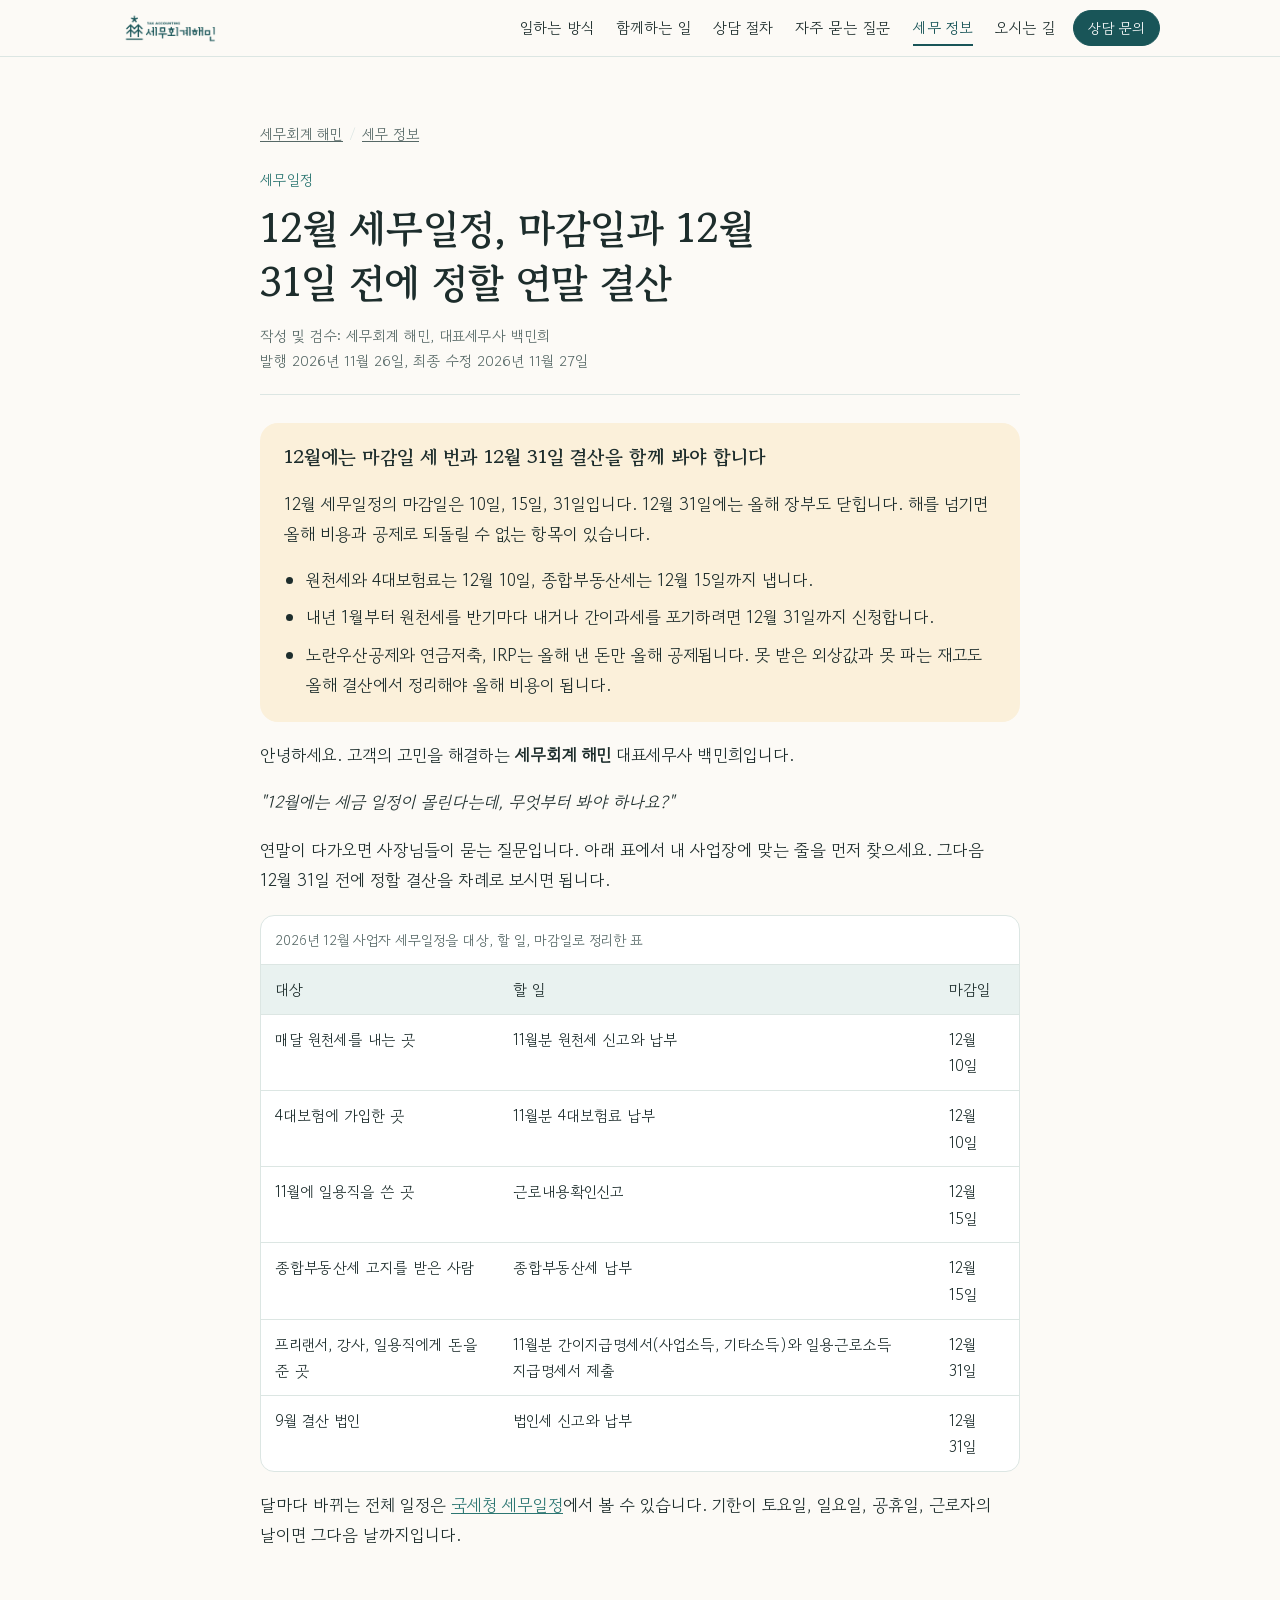
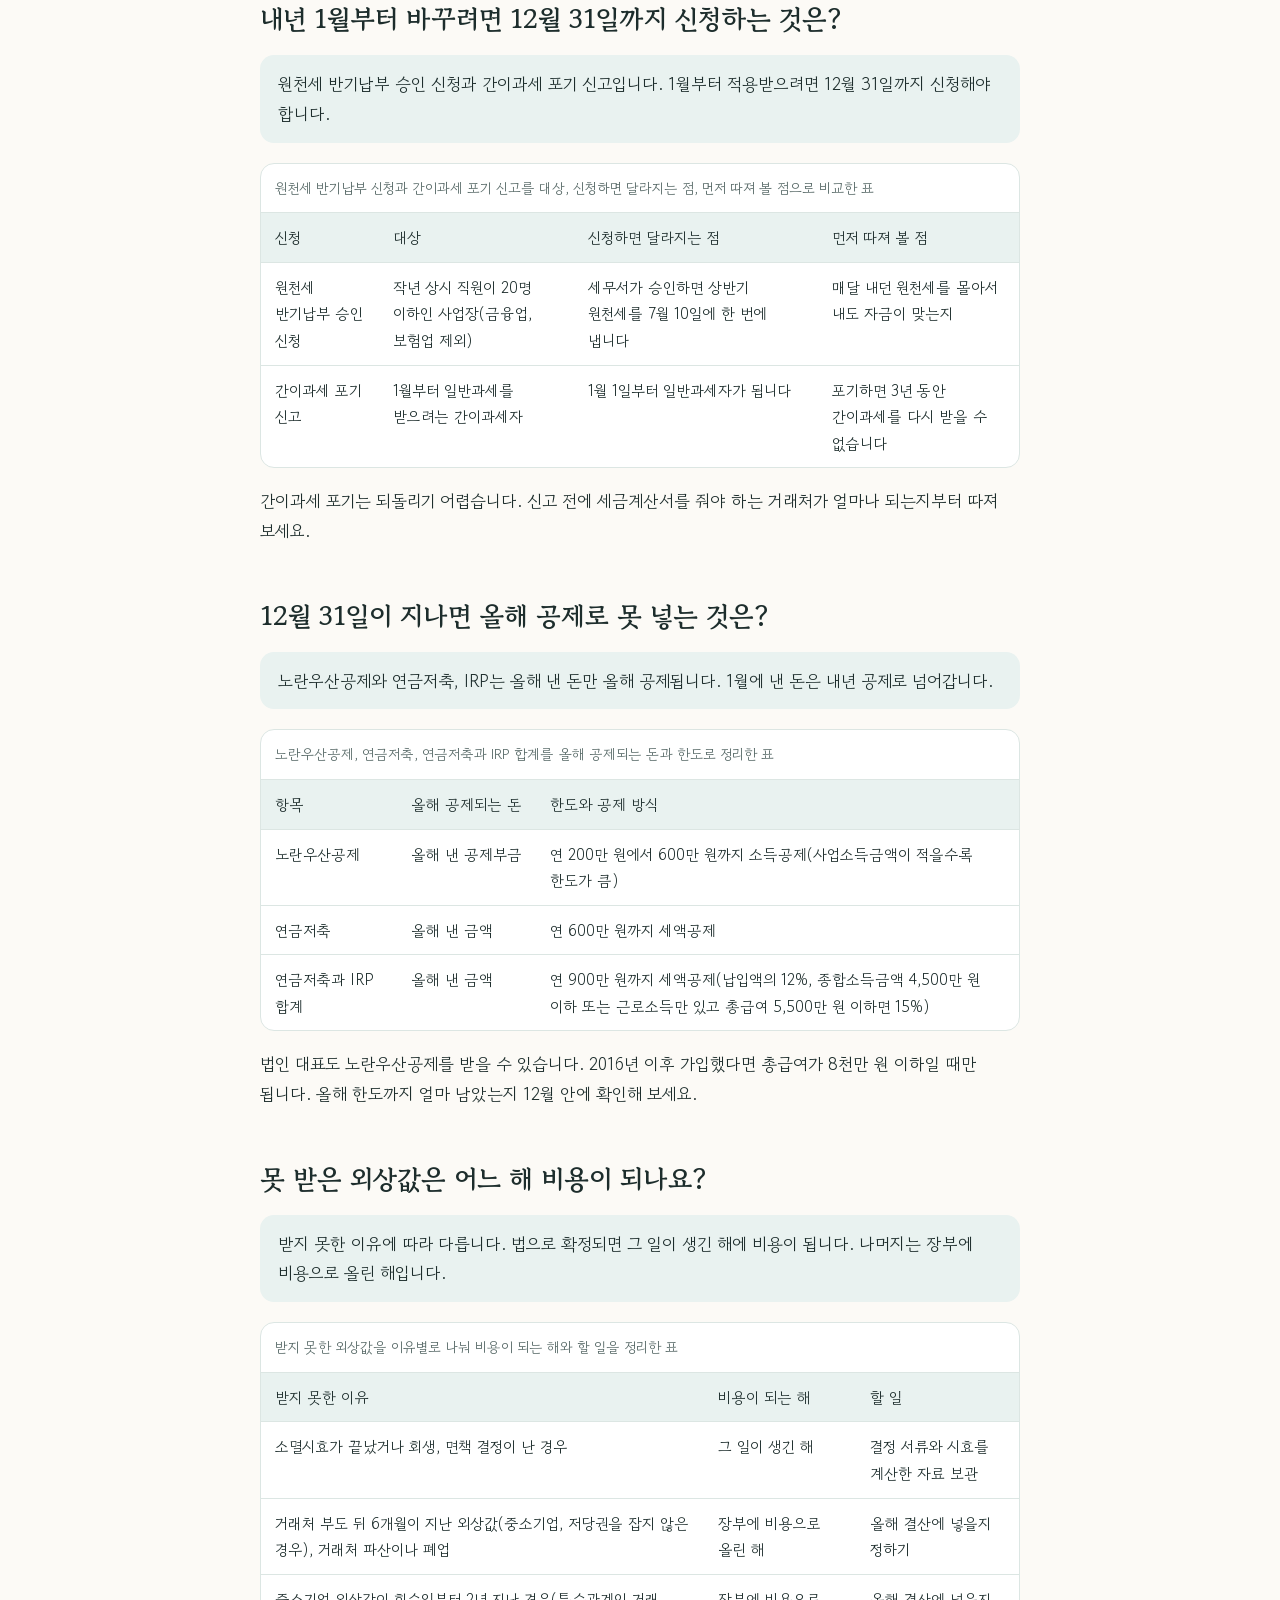
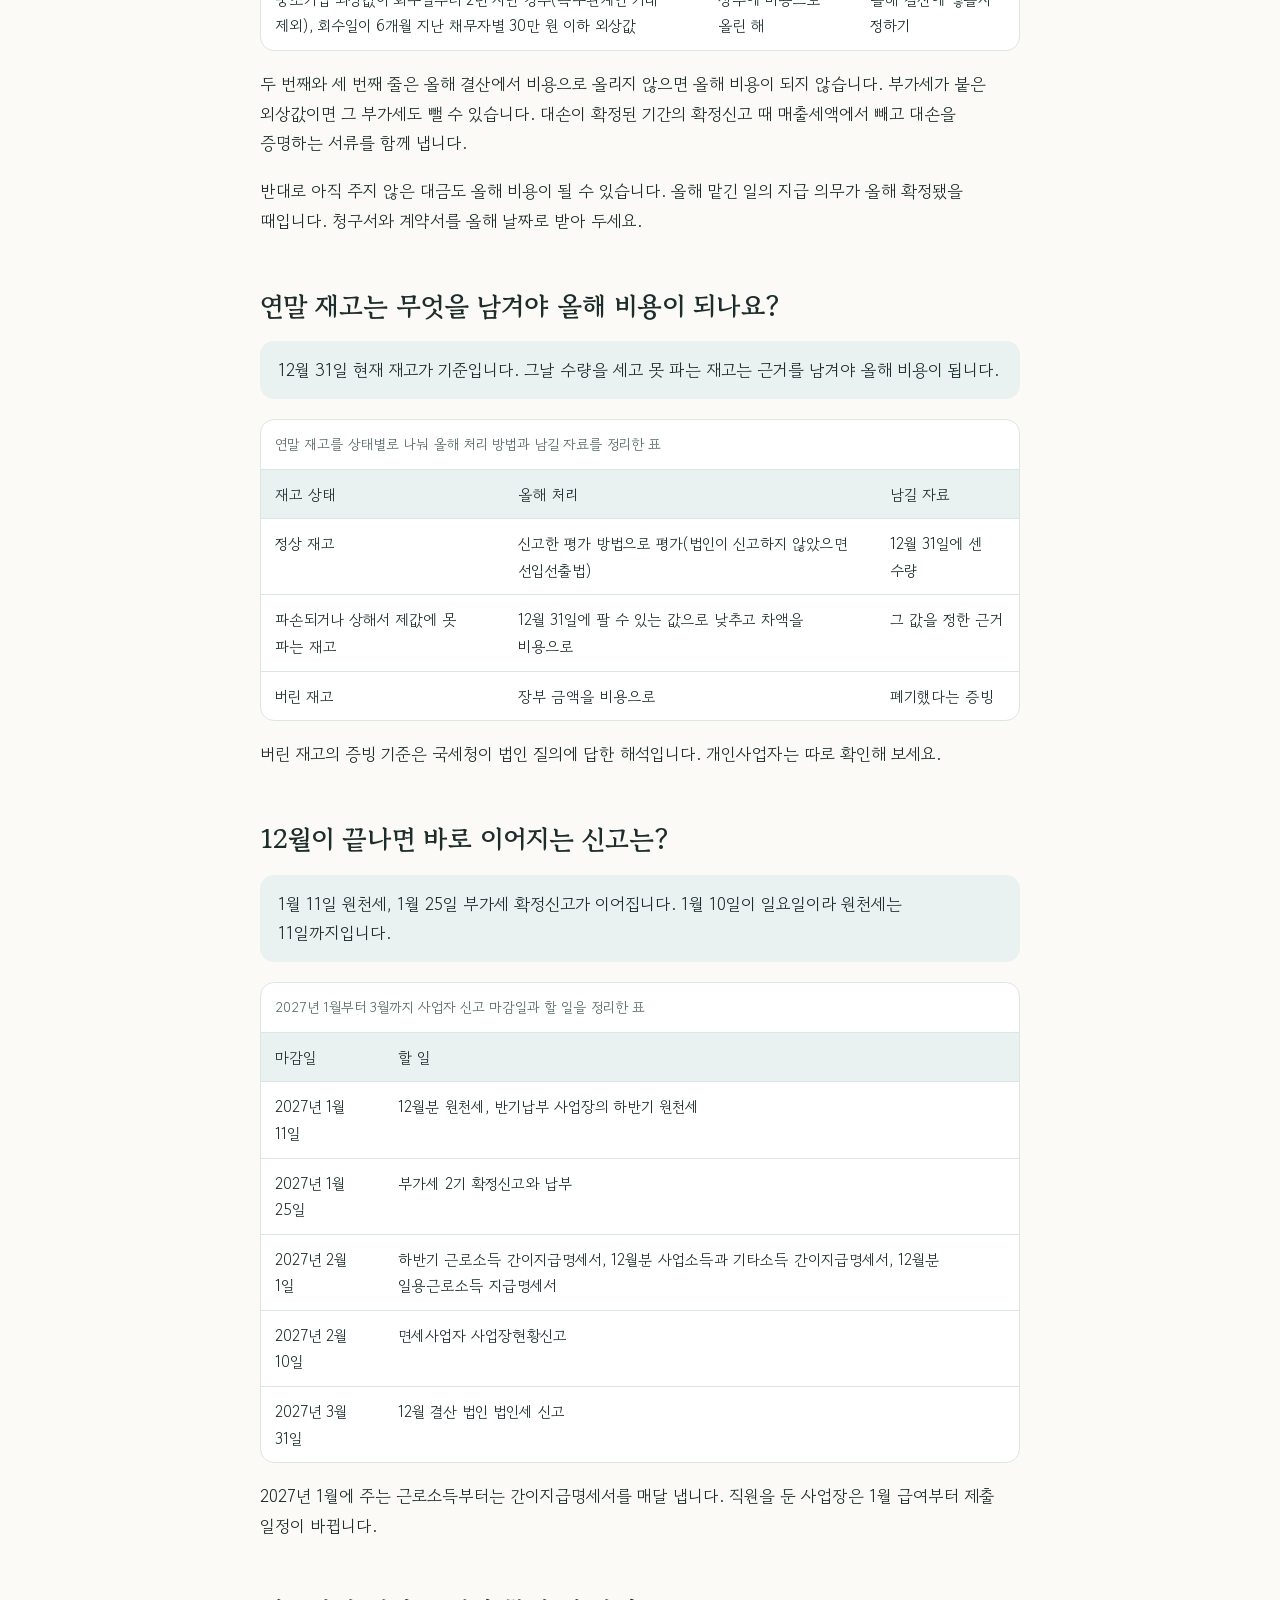
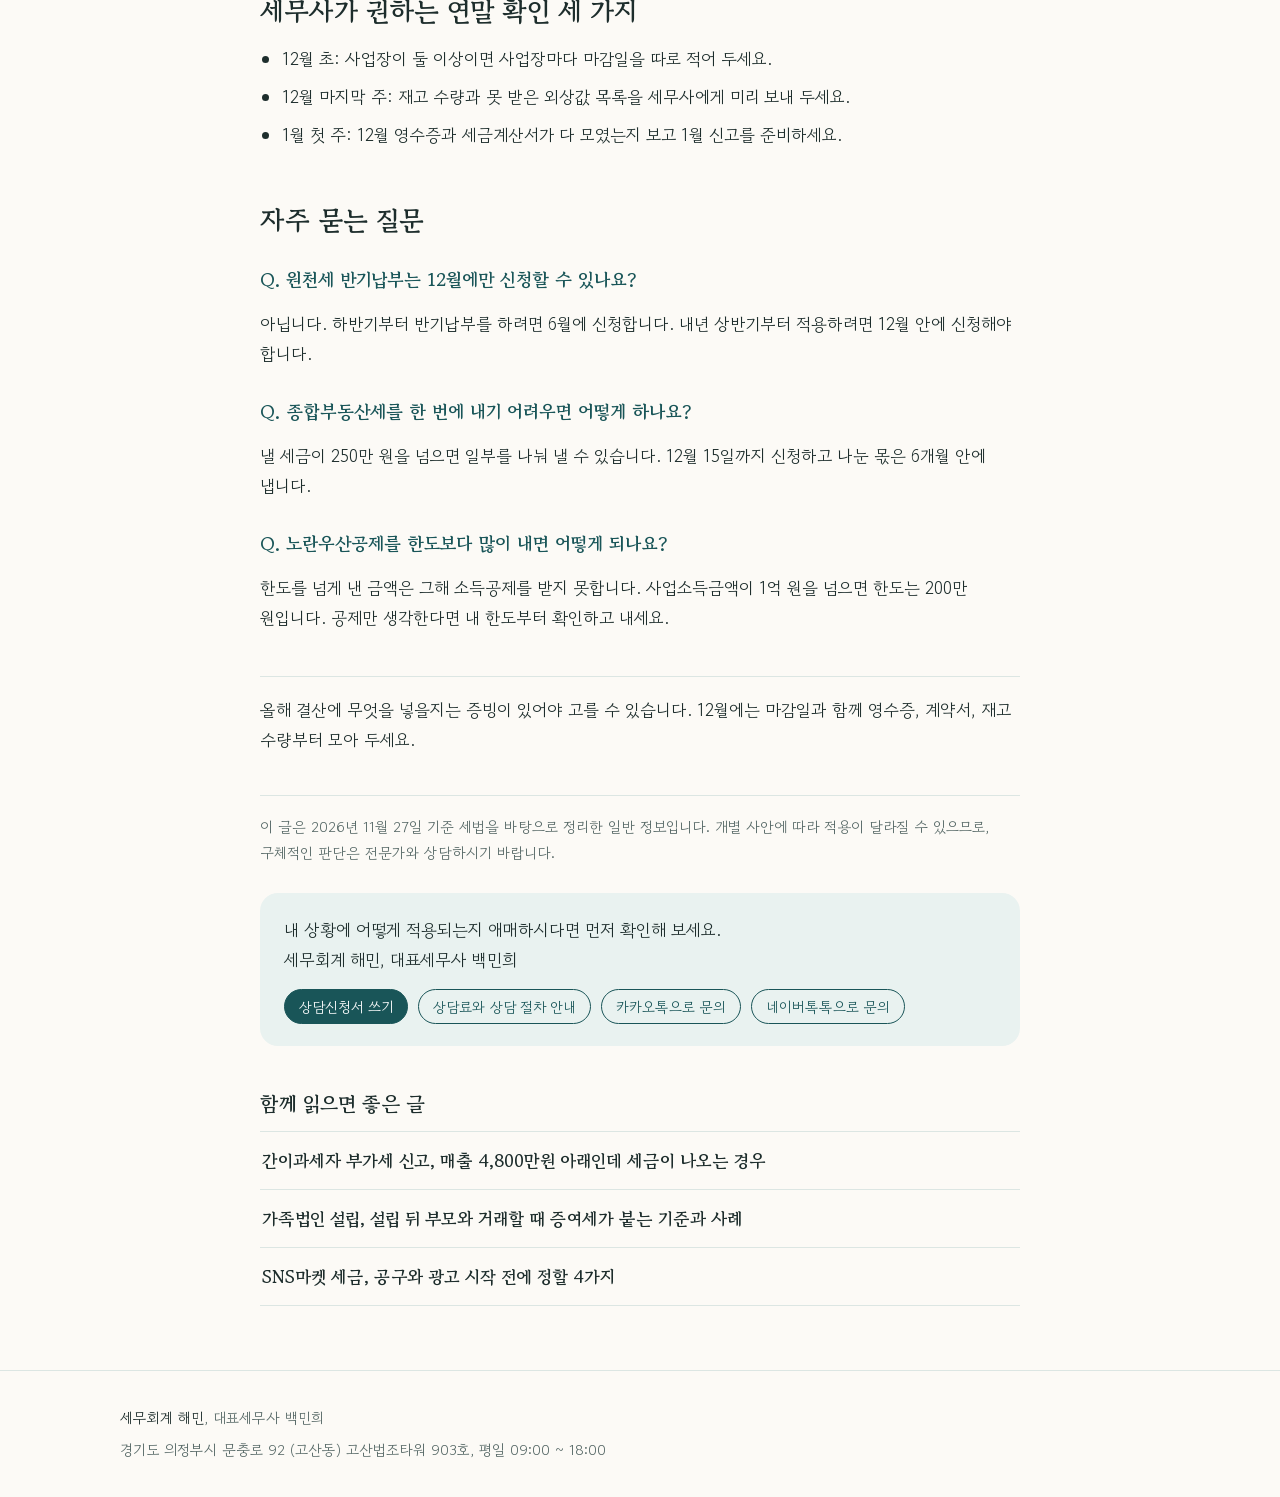
<file: column/december-tax-schedule-year-end-closing/index.html>
<!doctype html>
<html lang="ko">
<head>
<meta charset="utf-8">
<meta name="viewport" content="width=device-width, initial-scale=1, viewport-fit=cover">
<title>12월 세무일정, 마감일과 12월 31일 전 연말 결산 | 세무회계 해민</title>
<meta name="description" content="12월 세무일정은 10일 원천세와 4대보험료, 15일 종합부동산세, 31일 간이지급명세서로 이어집니다. 노란우산공제, 연금저축과 IRP, 못 받은 외상값, 연말 재고처럼 12월 31일이 지나면 올해 몫으로 넣을 수 없는 결산 항목도 표로 정리했습니다.">
<link rel="canonical" href="https://hmintax.com/column/december-tax-schedule-year-end-closing/">
<meta property="og:type" content="article">
<meta property="og:locale" content="ko_KR">
<meta property="og:site_name" content="세무회계 해민">
<meta property="og:title" content="12월 세무일정, 마감일과 12월 31일 전 연말 결산 | 세무회계 해민">
<meta property="og:description" content="12월 세무일정은 10일 원천세와 4대보험료, 15일 종합부동산세, 31일 간이지급명세서로 이어집니다. 노란우산공제, 연금저축과 IRP, 못 받은 외상값, 연말 재고처럼 12월 31일이 지나면 올해 몫으로 넣을 수 없는 결산 항목도 표로 정리했습니다.">
<meta property="og:url" content="https://hmintax.com/column/december-tax-schedule-year-end-closing/">
<meta property="og:image" content="https://hmintax.com/og-image.jpg">
<meta property="og:image:width" content="1200">
<meta property="og:image:height" content="630">
<link rel="icon" href="/favicon.ico" sizes="48x48">
<link rel="icon" href="/icon-192.png" type="image/png" sizes="192x192">
<link rel="apple-touch-icon" href="/apple-touch-icon.png">
<link rel="preconnect" href="https://fonts.googleapis.com">
<link rel="preconnect" href="https://fonts.gstatic.com" crossorigin>
<link rel="stylesheet" href="https://fonts.googleapis.com/css2?family=Gowun+Batang:wght@400;700&family=Gowun+Dodum&display=swap">
<link rel="stylesheet" href="/column/column.css">
<script type="application/ld+json">{"@context":"https://schema.org","@type":"BlogPosting","headline":"12월 세무일정, 마감일과 12월 31일 전에 정할 연말 결산","description":"12월 세무일정은 10일 원천세와 4대보험료, 15일 종합부동산세, 31일 간이지급명세서로 이어집니다. 노란우산공제, 연금저축과 IRP, 못 받은 외상값, 연말 재고처럼 12월 31일이 지나면 올해 몫으로 넣을 수 없는 결산 항목도 표로 정리했습니다.","image":"https://hmintax.com/og-image.jpg","datePublished":"2026-11-26","dateModified":"2026-11-27","mainEntityOfPage":{"@type":"WebPage","@id":"https://hmintax.com/column/december-tax-schedule-year-end-closing/"},"author":{"@type":"Person","name":"백민희","jobTitle":"세무사","url":"https://hmintax.com/","worksFor":{"@type":"Organization","name":"세무회계 해민","url":"https://hmintax.com/"}},"publisher":{"@type":"Organization","name":"세무회계 해민","url":"https://hmintax.com/","logo":{"@type":"ImageObject","url":"https://hmintax.com/icon-192.png"}}}</script>
<script type="application/ld+json">{"@context":"https://schema.org","@type":"BreadcrumbList","itemListElement":[{"@type":"ListItem","position":1,"name":"세무회계 해민","item":"https://hmintax.com/"},{"@type":"ListItem","position":2,"name":"세무 정보","item":"https://hmintax.com/column/"},{"@type":"ListItem","position":3,"name":"12월 세무일정, 마감일과 12월 31일 전에 정할 연말 결산","item":"https://hmintax.com/column/december-tax-schedule-year-end-closing/"}]}</script>
<script type="application/ld+json">{"@context":"https://schema.org","@type":"FAQPage","mainEntity":[{"@type":"Question","name":"원천세 반기납부는 12월에만 신청할 수 있나요?","acceptedAnswer":{"@type":"Answer","text":"아닙니다. 하반기부터 반기납부를 하려면 6월에 신청합니다. 내년 상반기부터 적용하려면 12월 안에 신청해야 합니다."}},{"@type":"Question","name":"종합부동산세를 한 번에 내기 어려우면 어떻게 하나요?","acceptedAnswer":{"@type":"Answer","text":"낼 세금이 250만 원을 넘으면 일부를 나눠 낼 수 있습니다. 12월 15일까지 신청하고 나눈 몫은 6개월 안에 냅니다."}},{"@type":"Question","name":"노란우산공제를 한도보다 많이 내면 어떻게 되나요?","acceptedAnswer":{"@type":"Answer","text":"한도를 넘게 낸 금액은 그해 소득공제를 받지 못합니다. 사업소득금액이 1억 원을 넘으면 한도는 200만 원입니다. 공제만 생각한다면 내 한도부터 확인하고 내세요."}}]}</script>
</head>
<body>
<header class="top">
  <div class="wrap">
    <a class="brand" href="/" aria-label="세무회계 해민 처음으로">
      <img class="logo-light" src="[data-uri]" alt="세무회계 해민 로고" width="180" height="62">
      <img class="logo-dark" src="[data-uri]" alt="세무회계 해민 로고" width="180" height="62">
    </a>
    <nav class="site-nav" aria-label="홈페이지 메뉴"><ul><li><a href="/#how">일하는 방식</a></li><li><a href="/#work">함께하는 일</a></li><li><a href="/#flow">상담 절차</a></li><li><a href="/#faq">자주 묻는 질문</a></li><li><a href="/column/" aria-current="true">세무 정보</a></li><li><a href="/#contact">오시는 길</a></li></ul></nav>
    <a class="btn primary small" href="/#contact">상담 문의</a>
  </div>
</header>
<main class="column-page">
  <div class="wrap">
    <nav aria-label="현재 위치"><ol class="crumbs"><li><a href="/">세무회계 해민</a></li><li><a href="/column/">세무 정보</a></li></ol></nav>
    <article>
      <span class="post-cat">세무일정</span>
      <h1>12월 세무일정, 마감일과 12월 31일 전에 정할 연말 결산</h1>
      <p class="post-meta">작성 및 검수: 세무회계 해민, 대표세무사 백민희<br>발행 2026년 11월 26일, 최종 수정 2026년 11월 27일</p>
      <div class="post-body">
<div class="brief">
<h2>12월에는 마감일 세 번과 12월 31일 결산을 함께 봐야 합니다</h2>
<p>12월 세무일정의 마감일은 10일, 15일, 31일입니다. 12월 31일에는 올해 장부도 닫힙니다. 해를 넘기면 올해 비용과 공제로 되돌릴 수 없는 항목이 있습니다.</p>
<ul>
<li>원천세와 4대보험료는 12월 10일, 종합부동산세는 12월 15일까지 냅니다.</li>
<li>내년 1월부터 원천세를 반기마다 내거나 간이과세를 포기하려면 12월 31일까지 신청합니다.</li>
<li>노란우산공제와 연금저축, IRP는 올해 낸 돈만 올해 공제됩니다. 못 받은 외상값과 못 파는 재고도 올해 결산에서 정리해야 올해 비용이 됩니다.</li>
</ul>
</div>
<p>안녕하세요. 고객의 고민을 해결하는 <strong>세무회계 해민</strong> 대표세무사 백민희입니다.</p>
<p><em>"12월에는 세금 일정이 몰린다는데, 무엇부터 봐야 하나요?"</em></p>
<p>연말이 다가오면 사장님들이 묻는 질문입니다. 아래 표에서 내 사업장에 맞는 줄을 먼저 찾으세요. 그다음 12월 31일 전에 정할 결산을 차례로 보시면 됩니다.</p>
<div class="table-wrap"><table><caption>2026년 12월 사업자 세무일정을 대상, 할 일, 마감일로 정리한 표</caption>
<thead>
<tr>
<th>대상</th>
<th>할 일</th>
<th>마감일</th>
</tr>
</thead>
<tbody>
<tr>
<td>매달 원천세를 내는 곳</td>
<td>11월분 원천세 신고와 납부</td>
<td>12월 10일</td>
</tr>
<tr>
<td>4대보험에 가입한 곳</td>
<td>11월분 4대보험료 납부</td>
<td>12월 10일</td>
</tr>
<tr>
<td>11월에 일용직을 쓴 곳</td>
<td>근로내용확인신고</td>
<td>12월 15일</td>
</tr>
<tr>
<td>종합부동산세 고지를 받은 사람</td>
<td>종합부동산세 납부</td>
<td>12월 15일</td>
</tr>
<tr>
<td>프리랜서, 강사, 일용직에게 돈을 준 곳</td>
<td>11월분 간이지급명세서(사업소득, 기타소득)와 일용근로소득 지급명세서 제출</td>
<td>12월 31일</td>
</tr>
<tr>
<td>9월 결산 법인</td>
<td>법인세 신고와 납부</td>
<td>12월 31일</td>
</tr>
</tbody>
</table></div>
<p>달마다 바뀌는 전체 일정은 <a href="https://www.nts.go.kr/nts/ad/taxSchdul/selectList.do?taxYear=2026&amp;taxMonth=12&amp;mi=135747" target="_blank" rel="noopener">국세청 세무일정</a>에서 볼 수 있습니다. 기한이 토요일, 일요일, 공휴일, 근로자의 날이면 그다음 날까지입니다.</p>
<h2>내년 1월부터 바꾸려면 12월 31일까지 신청하는 것은?</h2>
<p class="answer">원천세 반기납부 승인 신청과 간이과세 포기 신고입니다. 1월부터 적용받으려면 12월 31일까지 신청해야 합니다.</p>
<div class="table-wrap"><table><caption>원천세 반기납부 신청과 간이과세 포기 신고를 대상, 신청하면 달라지는 점, 먼저 따져 볼 점으로 비교한 표</caption>
<thead>
<tr>
<th>신청</th>
<th>대상</th>
<th>신청하면 달라지는 점</th>
<th>먼저 따져 볼 점</th>
</tr>
</thead>
<tbody>
<tr>
<td>원천세 반기납부 승인 신청</td>
<td>작년 상시 직원이 20명 이하인 사업장(금융업, 보험업 제외)</td>
<td>세무서가 승인하면 상반기 원천세를 7월 10일에 한 번에 냅니다</td>
<td>매달 내던 원천세를 몰아서 내도 자금이 맞는지</td>
</tr>
<tr>
<td>간이과세 포기 신고</td>
<td>1월부터 일반과세를 받으려는 간이과세자</td>
<td>1월 1일부터 일반과세자가 됩니다</td>
<td>포기하면 3년 동안 간이과세를 다시 받을 수 없습니다</td>
</tr>
</tbody>
</table></div>
<p>간이과세 포기는 되돌리기 어렵습니다. 신고 전에 세금계산서를 줘야 하는 거래처가 얼마나 되는지부터 따져 보세요.</p>
<h2>12월 31일이 지나면 올해 공제로 못 넣는 것은?</h2>
<p class="answer">노란우산공제와 연금저축, IRP는 올해 낸 돈만 올해 공제됩니다. 1월에 낸 돈은 내년 공제로 넘어갑니다.</p>
<div class="table-wrap"><table><caption>노란우산공제, 연금저축, 연금저축과 IRP 합계를 올해 공제되는 돈과 한도로 정리한 표</caption>
<thead>
<tr>
<th>항목</th>
<th>올해 공제되는 돈</th>
<th>한도와 공제 방식</th>
</tr>
</thead>
<tbody>
<tr>
<td>노란우산공제</td>
<td>올해 낸 공제부금</td>
<td>연 200만 원에서 600만 원까지 소득공제(사업소득금액이 적을수록 한도가 큼)</td>
</tr>
<tr>
<td>연금저축</td>
<td>올해 낸 금액</td>
<td>연 600만 원까지 세액공제</td>
</tr>
<tr>
<td>연금저축과 IRP 합계</td>
<td>올해 낸 금액</td>
<td>연 900만 원까지 세액공제(납입액의 12%, 종합소득금액 4,500만 원 이하 또는 근로소득만 있고 총급여 5,500만 원 이하면 15%)</td>
</tr>
</tbody>
</table></div>
<p>법인 대표도 노란우산공제를 받을 수 있습니다. 2016년 이후 가입했다면 총급여가 8천만 원 이하일 때만 됩니다. 올해 한도까지 얼마 남았는지 12월 안에 확인해 보세요.</p>
<h2>못 받은 외상값은 어느 해 비용이 되나요?</h2>
<p class="answer">받지 못한 이유에 따라 다릅니다. 법으로 확정되면 그 일이 생긴 해에 비용이 됩니다. 나머지는 장부에 비용으로 올린 해입니다.</p>
<div class="table-wrap"><table><caption>받지 못한 외상값을 이유별로 나눠 비용이 되는 해와 할 일을 정리한 표</caption>
<thead>
<tr>
<th>받지 못한 이유</th>
<th>비용이 되는 해</th>
<th>할 일</th>
</tr>
</thead>
<tbody>
<tr>
<td>소멸시효가 끝났거나 회생, 면책 결정이 난 경우</td>
<td>그 일이 생긴 해</td>
<td>결정 서류와 시효를 계산한 자료 보관</td>
</tr>
<tr>
<td>거래처 부도 뒤 6개월이 지난 외상값(중소기업, 저당권을 잡지 않은 경우), 거래처 파산이나 폐업</td>
<td>장부에 비용으로 올린 해</td>
<td>올해 결산에 넣을지 정하기</td>
</tr>
<tr>
<td>중소기업 외상값이 회수일부터 2년 지난 경우(특수관계인 거래 제외), 회수일이 6개월 지난 채무자별 30만 원 이하 외상값</td>
<td>장부에 비용으로 올린 해</td>
<td>올해 결산에 넣을지 정하기</td>
</tr>
</tbody>
</table></div>
<p>두 번째와 세 번째 줄은 올해 결산에서 비용으로 올리지 않으면 올해 비용이 되지 않습니다. 부가세가 붙은 외상값이면 그 부가세도 뺄 수 있습니다. 대손이 확정된 기간의 확정신고 때 매출세액에서 빼고 대손을 증명하는 서류를 함께 냅니다.</p>
<p>반대로 아직 주지 않은 대금도 올해 비용이 될 수 있습니다. 올해 맡긴 일의 지급 의무가 올해 확정됐을 때입니다. 청구서와 계약서를 올해 날짜로 받아 두세요.</p>
<h2>연말 재고는 무엇을 남겨야 올해 비용이 되나요?</h2>
<p class="answer">12월 31일 현재 재고가 기준입니다. 그날 수량을 세고 못 파는 재고는 근거를 남겨야 올해 비용이 됩니다.</p>
<div class="table-wrap"><table><caption>연말 재고를 상태별로 나눠 올해 처리 방법과 남길 자료를 정리한 표</caption>
<thead>
<tr>
<th>재고 상태</th>
<th>올해 처리</th>
<th>남길 자료</th>
</tr>
</thead>
<tbody>
<tr>
<td>정상 재고</td>
<td>신고한 평가 방법으로 평가(법인이 신고하지 않았으면 선입선출법)</td>
<td>12월 31일에 센 수량</td>
</tr>
<tr>
<td>파손되거나 상해서 제값에 못 파는 재고</td>
<td>12월 31일에 팔 수 있는 값으로 낮추고 차액을 비용으로</td>
<td>그 값을 정한 근거</td>
</tr>
<tr>
<td>버린 재고</td>
<td>장부 금액을 비용으로</td>
<td>폐기했다는 증빙</td>
</tr>
</tbody>
</table></div>
<p>버린 재고의 증빙 기준은 국세청이 법인 질의에 답한 해석입니다. 개인사업자는 따로 확인해 보세요.</p>
<h2>12월이 끝나면 바로 이어지는 신고는?</h2>
<p class="answer">1월 11일 원천세, 1월 25일 부가세 확정신고가 이어집니다. 1월 10일이 일요일이라 원천세는 11일까지입니다.</p>
<div class="table-wrap"><table><caption>2027년 1월부터 3월까지 사업자 신고 마감일과 할 일을 정리한 표</caption>
<thead>
<tr>
<th>마감일</th>
<th>할 일</th>
</tr>
</thead>
<tbody>
<tr>
<td>2027년 1월 11일</td>
<td>12월분 원천세, 반기납부 사업장의 하반기 원천세</td>
</tr>
<tr>
<td>2027년 1월 25일</td>
<td>부가세 2기 확정신고와 납부</td>
</tr>
<tr>
<td>2027년 2월 1일</td>
<td>하반기 근로소득 간이지급명세서, 12월분 사업소득과 기타소득 간이지급명세서, 12월분 일용근로소득 지급명세서</td>
</tr>
<tr>
<td>2027년 2월 10일</td>
<td>면세사업자 사업장현황신고</td>
</tr>
<tr>
<td>2027년 3월 31일</td>
<td>12월 결산 법인 법인세 신고</td>
</tr>
</tbody>
</table></div>
<p>2027년 1월에 주는 근로소득부터는 간이지급명세서를 매달 냅니다. 직원을 둔 사업장은 1월 급여부터 제출 일정이 바뀝니다.</p>
<h2>세무사가 권하는 연말 확인 세 가지</h2>
<ul>
<li>12월 초: 사업장이 둘 이상이면 사업장마다 마감일을 따로 적어 두세요.</li>
<li>12월 마지막 주: 재고 수량과 못 받은 외상값 목록을 세무사에게 미리 보내 두세요.</li>
<li>1월 첫 주: 12월 영수증과 세금계산서가 다 모였는지 보고 1월 신고를 준비하세요.</li>
</ul>
<h2>자주 묻는 질문</h2>
<h3>Q. 원천세 반기납부는 12월에만 신청할 수 있나요?</h3>
<p>아닙니다. 하반기부터 반기납부를 하려면 6월에 신청합니다. 내년 상반기부터 적용하려면 12월 안에 신청해야 합니다.</p>
<h3>Q. 종합부동산세를 한 번에 내기 어려우면 어떻게 하나요?</h3>
<p>낼 세금이 250만 원을 넘으면 일부를 나눠 낼 수 있습니다. 12월 15일까지 신청하고 나눈 몫은 6개월 안에 냅니다.</p>
<h3>Q. 노란우산공제를 한도보다 많이 내면 어떻게 되나요?</h3>
<p>한도를 넘게 낸 금액은 그해 소득공제를 받지 못합니다. 사업소득금액이 1억 원을 넘으면 한도는 200만 원입니다. 공제만 생각한다면 내 한도부터 확인하고 내세요.</p>
<hr>
<p>올해 결산에 무엇을 넣을지는 증빙이 있어야 고를 수 있습니다. 12월에는 마감일과 함께 영수증, 계약서, 재고 수량부터 모아 두세요.</p>
      </div>
      <p class="post-note">이 글은 2026년 11월 27일 기준 세법을 바탕으로 정리한 일반 정보입니다. 개별 사안에 따라 적용이 달라질 수 있으므로, 구체적인 판단은 전문가와 상담하시기 바랍니다.</p>
      <aside class="post-cta">
        <p>내 상황에 어떻게 적용되는지 애매하시다면 먼저 확인해 보세요.<br>세무회계 해민, 대표세무사 백민희</p>
        <div class="cta-row"><a class="btn primary small" href="https://forms.gle/bYHpUp7RU89vCtaz8" target="_blank" rel="noopener">상담신청서 쓰기</a><a class="btn ghost small" href="https://blog.naver.com/hmintax/224391888302" target="_blank" rel="noopener">상담료와 상담 절차 안내</a><a class="btn ghost small" href="https://pf.kakao.com/_CWnRG" target="_blank" rel="noopener">카카오톡으로 문의</a><a class="btn ghost small" href="https://talk.naver.com/ct/w43b8y" target="_blank" rel="noopener">네이버톡톡으로 문의</a></div>
      </aside>
    </article>
    <section class="related"><h2>함께 읽으면 좋은 글</h2><ul class="column-list"><li><a href="/column/simplified-taxpayer-vat-filing-exemption/"><span class="t">간이과세자 부가세 신고, 매출 4,800만원 아래인데 세금이 나오는 경우</span></a></li><li><a href="/column/family-corporation-setup-gift-tax-cases/"><span class="t">가족법인 설립, 설립 뒤 부모와 거래할 때 증여세가 붙는 기준과 사례</span></a></li><li><a href="/column/sns-market-tax-setup/"><span class="t">SNS마켓 세금, 공구와 광고 시작 전에 정할 4가지</span></a></li></ul></section>
  </div>
</main>
<footer>
  <div class="wrap">
    <p><strong>세무회계 해민</strong>, 대표세무사 백민희</p>
    <p>경기도 의정부시 문충로 92 (고산동) 고산법조타워 903호, 평일 09:00 ~ 18:00</p>
  </div>
</footer>
</body>
</html>
</file>
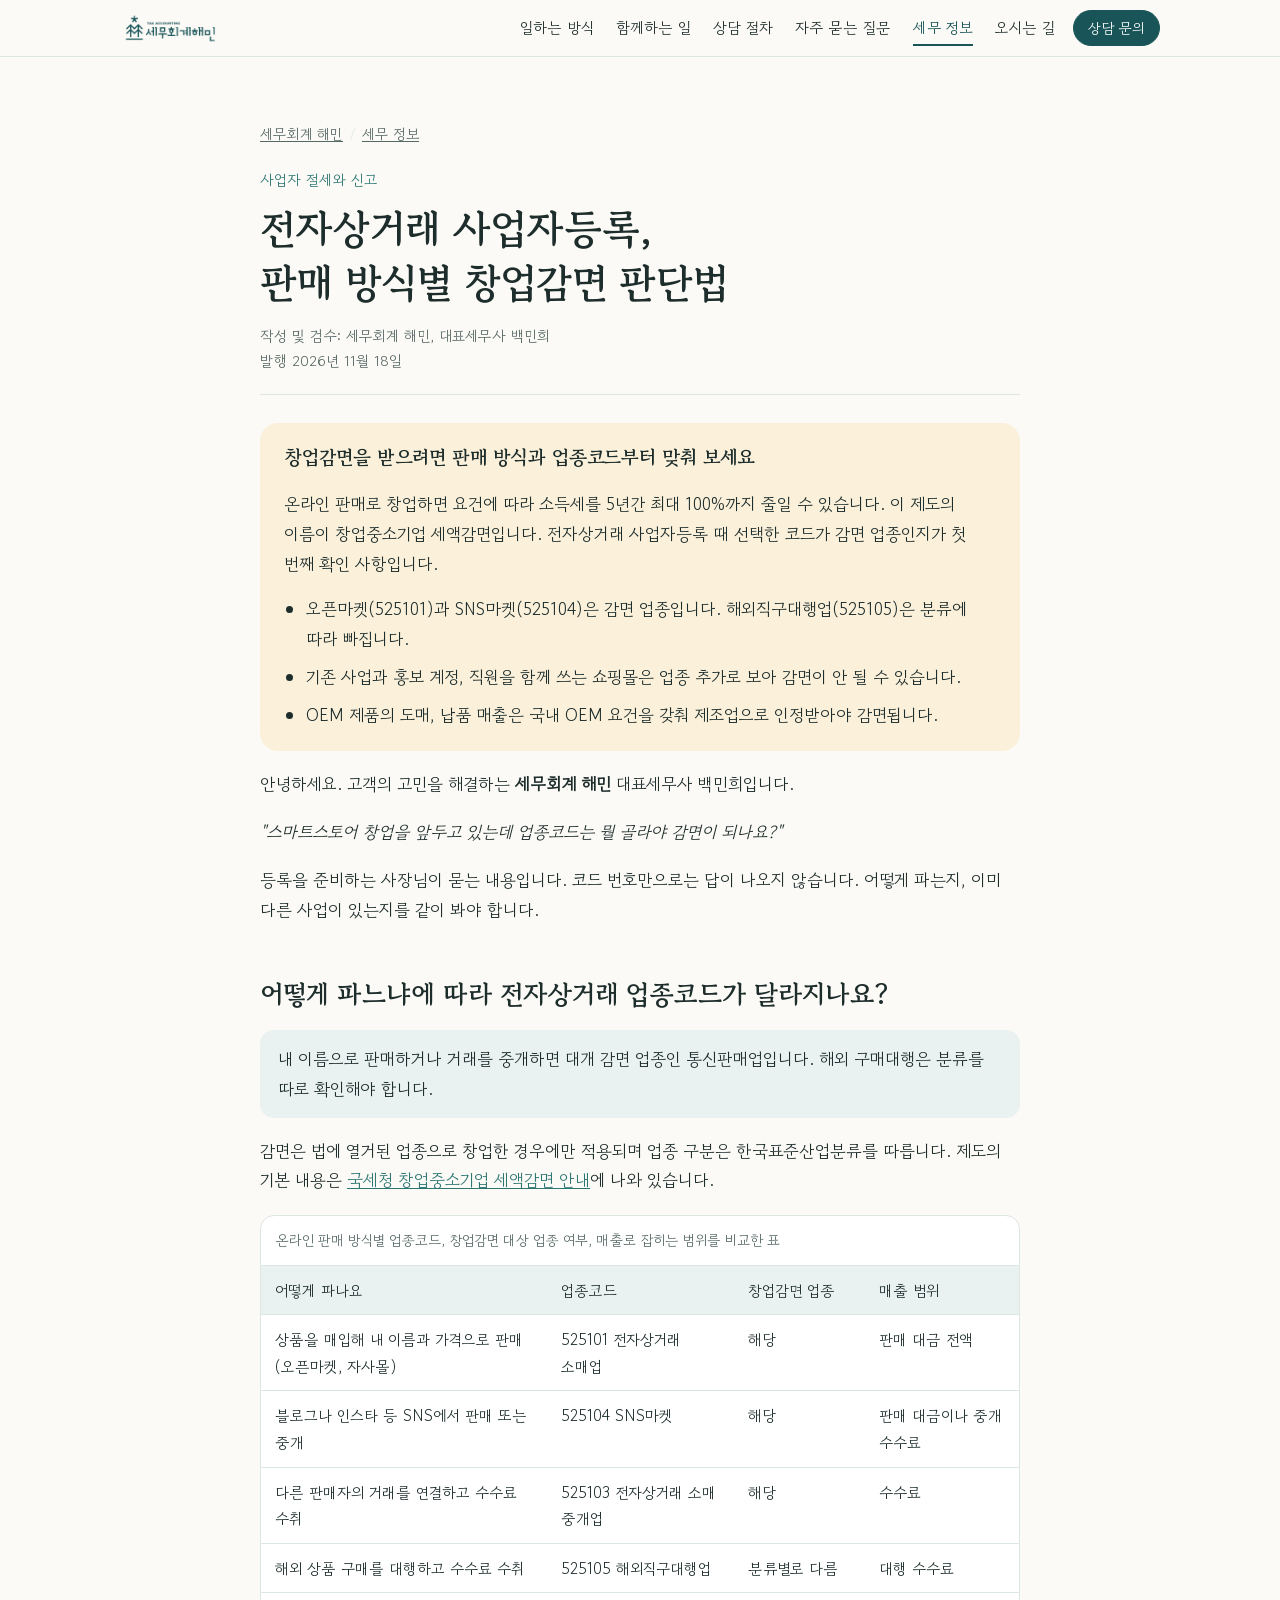
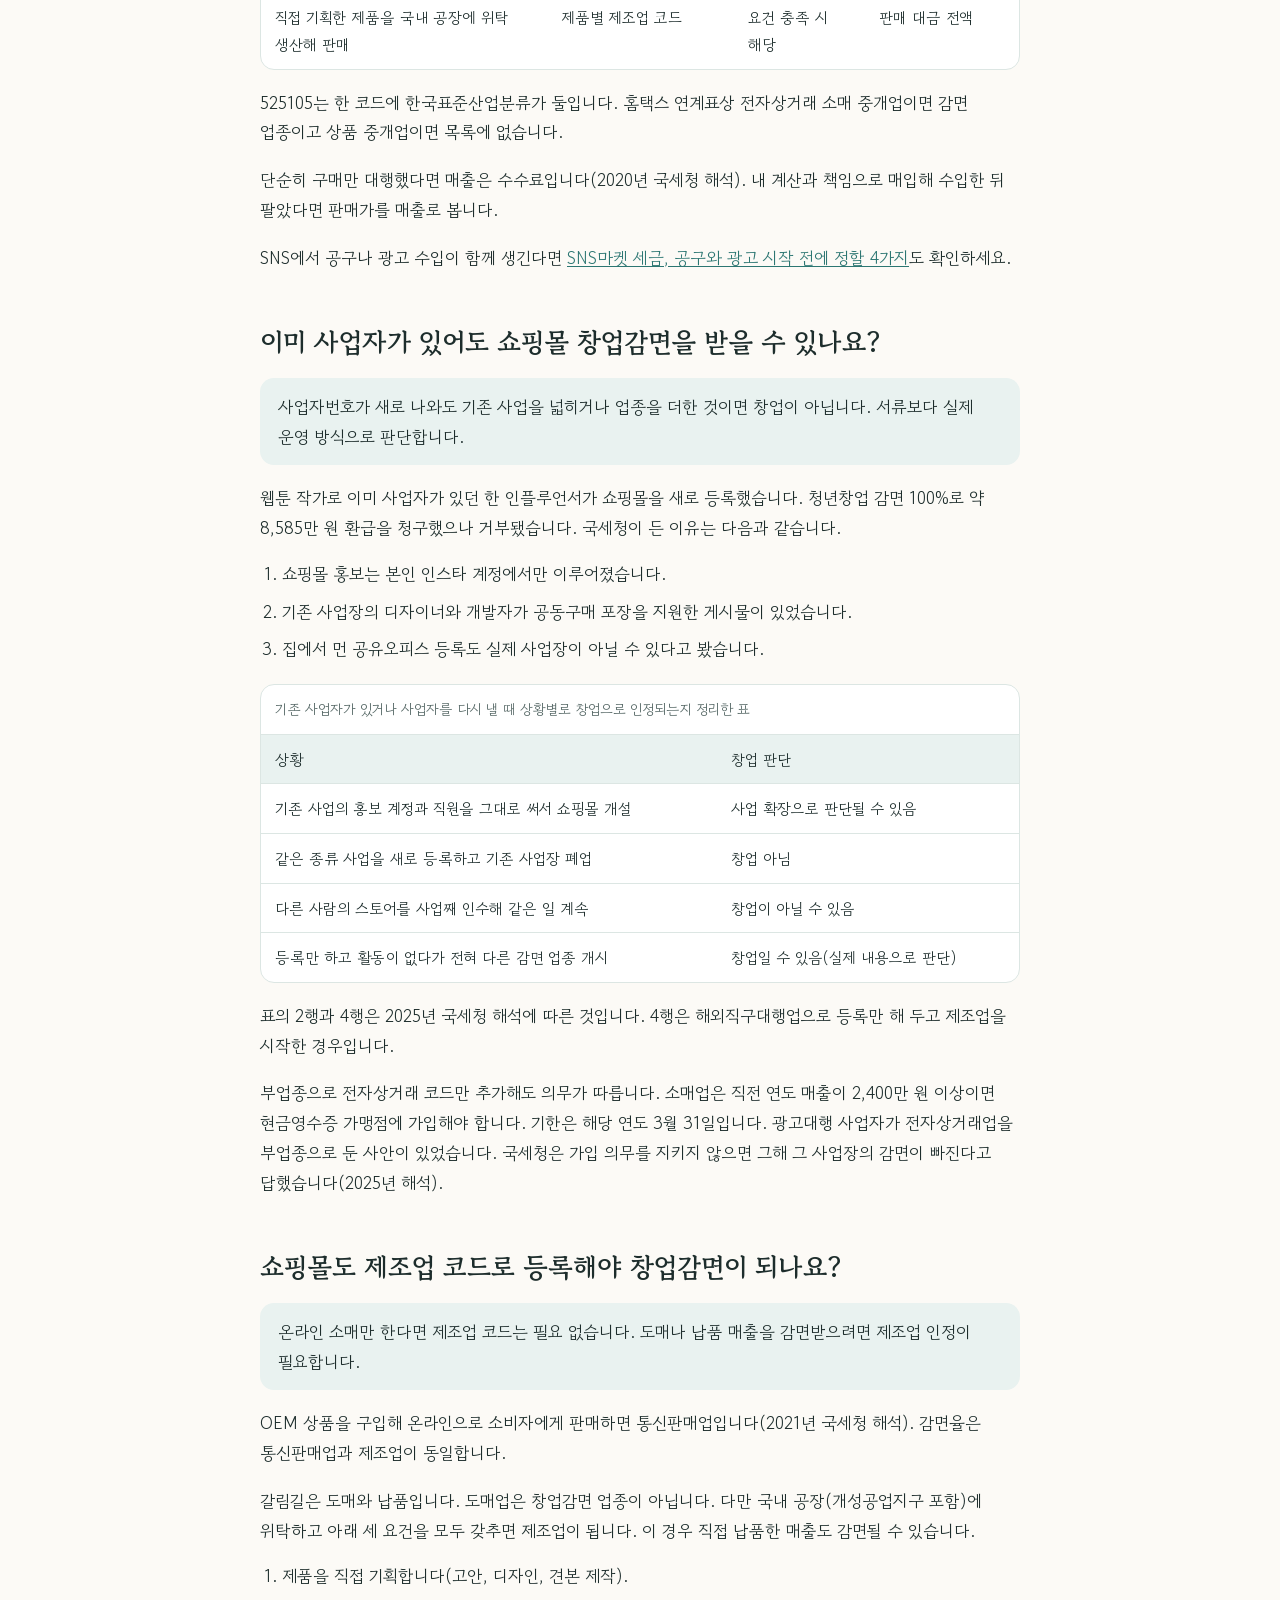
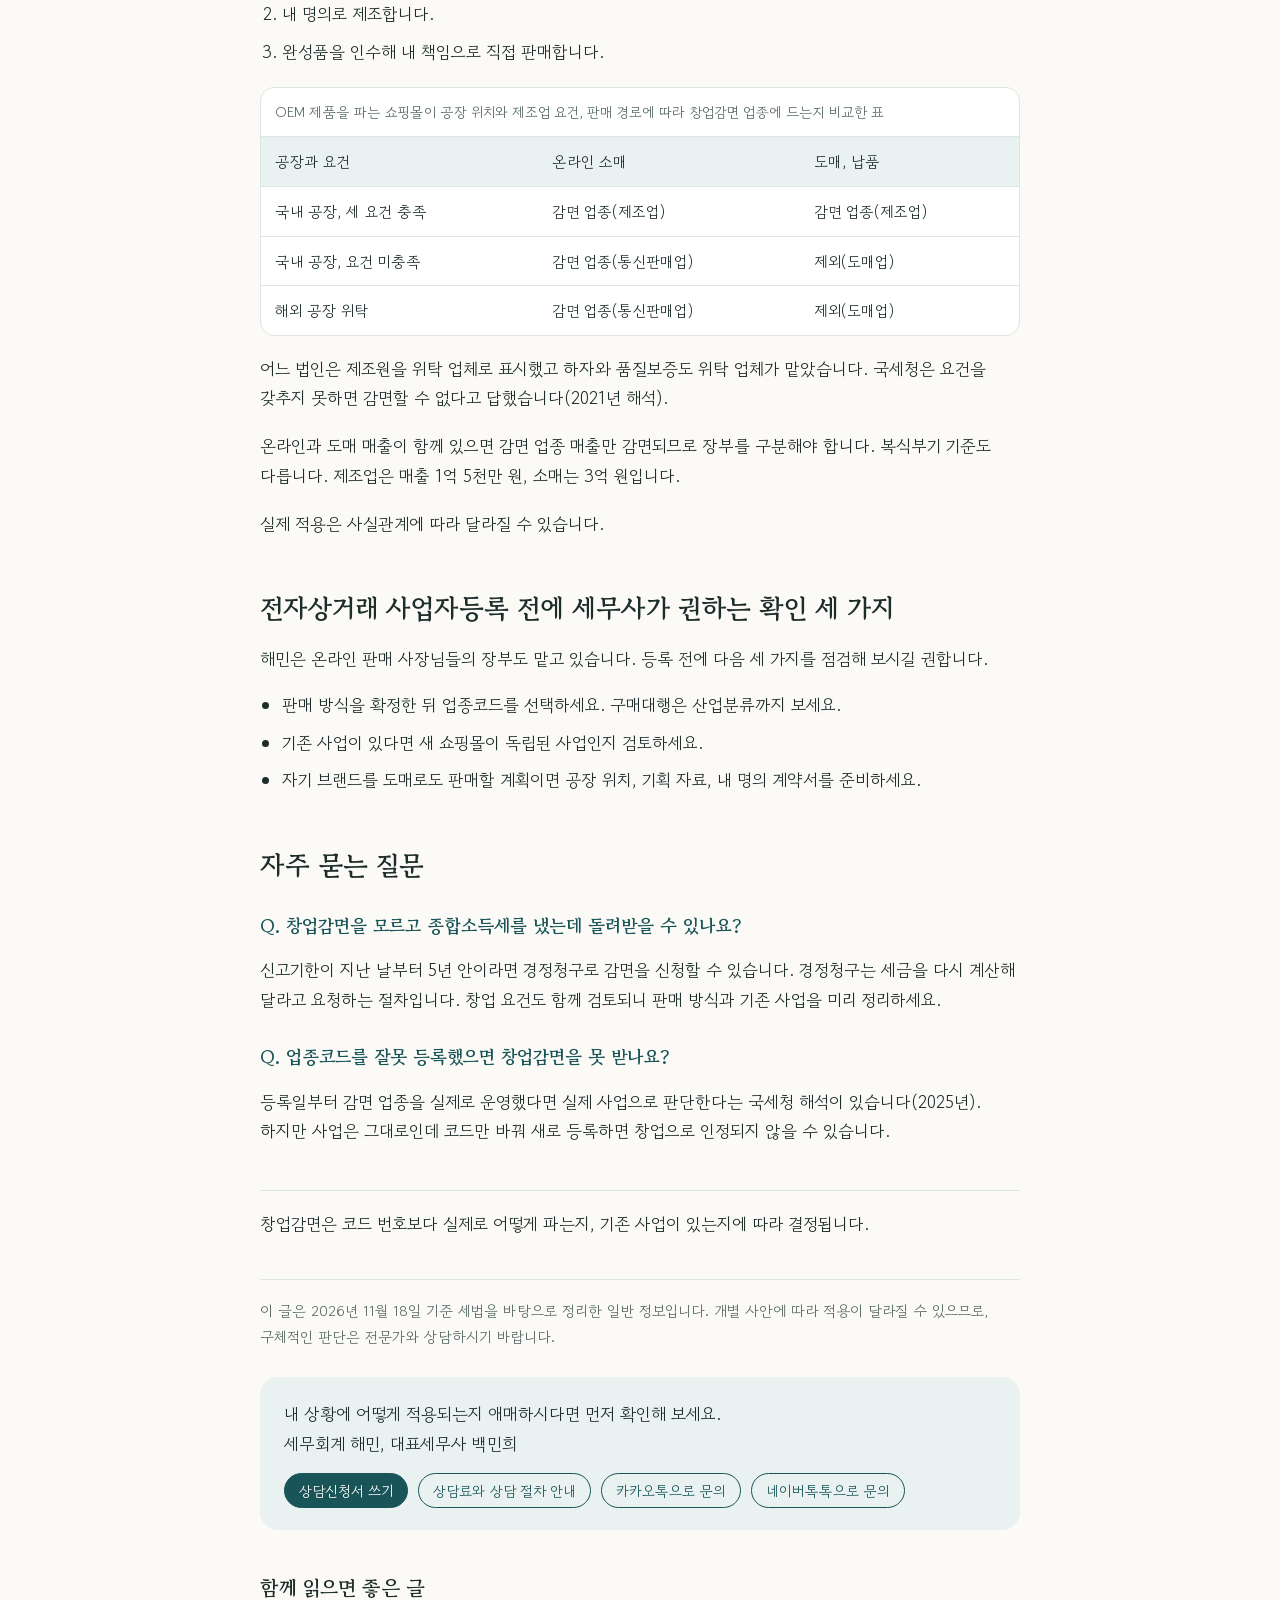
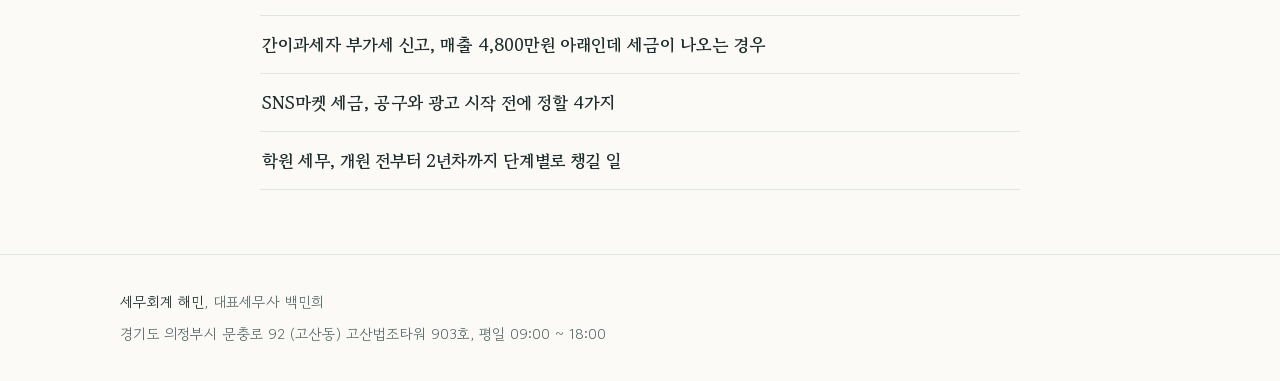
<file: column/ecommerce-startup-tax-reduction/index.html>
<!doctype html>
<html lang="ko">
<head>
<meta charset="utf-8">
<meta name="viewport" content="width=device-width, initial-scale=1, viewport-fit=cover">
<title>전자상거래 사업자등록, 판매 방식별 창업감면 판단법 | 세무회계 해민</title>
<meta name="description" content="전자상거래 사업자등록 때 고른 업종코드와 실제 판매 방식에 따라 창업감면이 갈립니다. 오픈마켓, SNS마켓, 해외 구매대행, OEM 도매까지 감면 업종 여부와 기존 사업자가 주의할 점을 표로 정리했으니 등록 전에 확인하세요.">
<link rel="canonical" href="https://hmintax.com/column/ecommerce-startup-tax-reduction/">
<meta property="og:type" content="article">
<meta property="og:locale" content="ko_KR">
<meta property="og:site_name" content="세무회계 해민">
<meta property="og:title" content="전자상거래 사업자등록, 판매 방식별 창업감면 판단법 | 세무회계 해민">
<meta property="og:description" content="전자상거래 사업자등록 때 고른 업종코드와 실제 판매 방식에 따라 창업감면이 갈립니다. 오픈마켓, SNS마켓, 해외 구매대행, OEM 도매까지 감면 업종 여부와 기존 사업자가 주의할 점을 표로 정리했으니 등록 전에 확인하세요.">
<meta property="og:url" content="https://hmintax.com/column/ecommerce-startup-tax-reduction/">
<meta property="og:image" content="https://hmintax.com/og-image.jpg">
<meta property="og:image:width" content="1200">
<meta property="og:image:height" content="630">
<link rel="icon" href="/favicon.ico" sizes="48x48">
<link rel="icon" href="/icon-192.png" type="image/png" sizes="192x192">
<link rel="apple-touch-icon" href="/apple-touch-icon.png">
<link rel="preconnect" href="https://fonts.googleapis.com">
<link rel="preconnect" href="https://fonts.gstatic.com" crossorigin>
<link rel="stylesheet" href="https://fonts.googleapis.com/css2?family=Gowun+Batang:wght@400;700&family=Gowun+Dodum&display=swap">
<link rel="stylesheet" href="/column/column.css">
<script type="application/ld+json">{"@context":"https://schema.org","@type":"BlogPosting","headline":"전자상거래 사업자등록, 판매 방식별 창업감면 판단법","description":"전자상거래 사업자등록 때 고른 업종코드와 실제 판매 방식에 따라 창업감면이 갈립니다. 오픈마켓, SNS마켓, 해외 구매대행, OEM 도매까지 감면 업종 여부와 기존 사업자가 주의할 점을 표로 정리했으니 등록 전에 확인하세요.","image":"https://hmintax.com/og-image.jpg","datePublished":"2026-11-18","dateModified":"2026-11-18","mainEntityOfPage":{"@type":"WebPage","@id":"https://hmintax.com/column/ecommerce-startup-tax-reduction/"},"author":{"@type":"Person","name":"백민희","jobTitle":"세무사","url":"https://hmintax.com/","worksFor":{"@type":"Organization","name":"세무회계 해민","url":"https://hmintax.com/"}},"publisher":{"@type":"Organization","name":"세무회계 해민","url":"https://hmintax.com/","logo":{"@type":"ImageObject","url":"https://hmintax.com/icon-192.png"}}}</script>
<script type="application/ld+json">{"@context":"https://schema.org","@type":"BreadcrumbList","itemListElement":[{"@type":"ListItem","position":1,"name":"세무회계 해민","item":"https://hmintax.com/"},{"@type":"ListItem","position":2,"name":"세무 정보","item":"https://hmintax.com/column/"},{"@type":"ListItem","position":3,"name":"전자상거래 사업자등록, 판매 방식별 창업감면 판단법","item":"https://hmintax.com/column/ecommerce-startup-tax-reduction/"}]}</script>
<script type="application/ld+json">{"@context":"https://schema.org","@type":"FAQPage","mainEntity":[{"@type":"Question","name":"창업감면을 모르고 종합소득세를 냈는데 돌려받을 수 있나요?","acceptedAnswer":{"@type":"Answer","text":"신고기한이 지난 날부터 5년 안이라면 경정청구로 감면을 신청할 수 있습니다. 경정청구는 세금을 다시 계산해 달라고 요청하는 절차입니다. 창업 요건도 함께 검토되니 판매 방식과 기존 사업을 미리 정리하세요."}},{"@type":"Question","name":"업종코드를 잘못 등록했으면 창업감면을 못 받나요?","acceptedAnswer":{"@type":"Answer","text":"등록일부터 감면 업종을 실제로 운영했다면 실제 사업으로 판단한다는 국세청 해석이 있습니다(2025년). 하지만 사업은 그대로인데 코드만 바꿔 새로 등록하면 창업으로 인정되지 않을 수 있습니다."}}]}</script>
</head>
<body>
<header class="top">
  <div class="wrap">
    <a class="brand" href="/" aria-label="세무회계 해민 처음으로">
      <img class="logo-light" src="[data-uri]" alt="세무회계 해민 로고" width="180" height="62">
      <img class="logo-dark" src="[data-uri]" alt="세무회계 해민 로고" width="180" height="62">
    </a>
    <nav class="site-nav" aria-label="홈페이지 메뉴"><ul><li><a href="/#how">일하는 방식</a></li><li><a href="/#work">함께하는 일</a></li><li><a href="/#flow">상담 절차</a></li><li><a href="/#faq">자주 묻는 질문</a></li><li><a href="/column/" aria-current="true">세무 정보</a></li><li><a href="/#contact">오시는 길</a></li></ul></nav>
    <a class="btn primary small" href="/#contact">상담 문의</a>
  </div>
</header>
<main class="column-page">
  <div class="wrap">
    <nav aria-label="현재 위치"><ol class="crumbs"><li><a href="/">세무회계 해민</a></li><li><a href="/column/">세무 정보</a></li></ol></nav>
    <article>
      <span class="post-cat">사업자 절세와 신고</span>
      <h1>전자상거래 사업자등록, 판매 방식별 창업감면 판단법</h1>
      <p class="post-meta">작성 및 검수: 세무회계 해민, 대표세무사 백민희<br>발행 2026년 11월 18일</p>
      <div class="post-body">
<div class="brief">
<h2>창업감면을 받으려면 판매 방식과 업종코드부터 맞춰 보세요</h2>
<p>온라인 판매로 창업하면 요건에 따라 소득세를 5년간 최대 100%까지 줄일 수 있습니다. 이 제도의 이름이 창업중소기업 세액감면입니다. 전자상거래 사업자등록 때 선택한 코드가 감면 업종인지가 첫 번째 확인 사항입니다.</p>
<ul>
<li>오픈마켓(525101)과 SNS마켓(525104)은 감면 업종입니다. 해외직구대행업(525105)은 분류에 따라 빠집니다.</li>
<li>기존 사업과 홍보 계정, 직원을 함께 쓰는 쇼핑몰은 업종 추가로 보아 감면이 안 될 수 있습니다.</li>
<li>OEM 제품의 도매, 납품 매출은 국내 OEM 요건을 갖춰 제조업으로 인정받아야 감면됩니다.</li>
</ul>
</div>
<p>안녕하세요. 고객의 고민을 해결하는 <strong>세무회계 해민</strong> 대표세무사 백민희입니다.</p>
<p><em>"스마트스토어 창업을 앞두고 있는데 업종코드는 뭘 골라야 감면이 되나요?"</em></p>
<p>등록을 준비하는 사장님이 묻는 내용입니다. 코드 번호만으로는 답이 나오지 않습니다. 어떻게 파는지, 이미 다른 사업이 있는지를 같이 봐야 합니다.</p>
<h2>어떻게 파느냐에 따라 전자상거래 업종코드가 달라지나요?</h2>
<p class="answer">내 이름으로 판매하거나 거래를 중개하면 대개 감면 업종인 통신판매업입니다. 해외 구매대행은 분류를 따로 확인해야 합니다.</p>
<p>감면은 법에 열거된 업종으로 창업한 경우에만 적용되며 업종 구분은 한국표준산업분류를 따릅니다. 제도의 기본 내용은 <a href="https://www.nts.go.kr/nts/cm/cntnts/cntntsView.do?cntntsId=239070" target="_blank" rel="noopener">국세청 창업중소기업 세액감면 안내</a>에 나와 있습니다.</p>
<div class="table-wrap"><table><caption>온라인 판매 방식별 업종코드, 창업감면 대상 업종 여부, 매출로 잡히는 범위를 비교한 표</caption>
<thead>
<tr>
<th>어떻게 파나요</th>
<th>업종코드</th>
<th>창업감면 업종</th>
<th>매출 범위</th>
</tr>
</thead>
<tbody>
<tr>
<td>상품을 매입해 내 이름과 가격으로 판매(오픈마켓, 자사몰)</td>
<td>525101 전자상거래 소매업</td>
<td>해당</td>
<td>판매 대금 전액</td>
</tr>
<tr>
<td>블로그나 인스타 등 SNS에서 판매 또는 중개</td>
<td>525104 SNS마켓</td>
<td>해당</td>
<td>판매 대금이나 중개 수수료</td>
</tr>
<tr>
<td>다른 판매자의 거래를 연결하고 수수료 수취</td>
<td>525103 전자상거래 소매 중개업</td>
<td>해당</td>
<td>수수료</td>
</tr>
<tr>
<td>해외 상품 구매를 대행하고 수수료 수취</td>
<td>525105 해외직구대행업</td>
<td>분류별로 다름</td>
<td>대행 수수료</td>
</tr>
<tr>
<td>직접 기획한 제품을 국내 공장에 위탁 생산해 판매</td>
<td>제품별 제조업 코드</td>
<td>요건 충족 시 해당</td>
<td>판매 대금 전액</td>
</tr>
</tbody>
</table></div>
<p>525105는 한 코드에 한국표준산업분류가 둘입니다. 홈택스 연계표상 전자상거래 소매 중개업이면 감면 업종이고 상품 중개업이면 목록에 없습니다.</p>
<p>단순히 구매만 대행했다면 매출은 수수료입니다(2020년 국세청 해석). 내 계산과 책임으로 매입해 수입한 뒤 팔았다면 판매가를 매출로 봅니다.</p>
<p>SNS에서 공구나 광고 수입이 함께 생긴다면 <a href="/column/sns-market-tax-setup/">SNS마켓 세금, 공구와 광고 시작 전에 정할 4가지</a>도 확인하세요.</p>
<h2>이미 사업자가 있어도 쇼핑몰 창업감면을 받을 수 있나요?</h2>
<p class="answer">사업자번호가 새로 나와도 기존 사업을 넓히거나 업종을 더한 것이면 창업이 아닙니다. 서류보다 실제 운영 방식으로 판단합니다.</p>
<p>웹툰 작가로 이미 사업자가 있던 한 인플루언서가 쇼핑몰을 새로 등록했습니다. 청년창업 감면 100%로 약 8,585만 원 환급을 청구했으나 거부됐습니다. 국세청이 든 이유는 다음과 같습니다.</p>
<ol>
<li>쇼핑몰 홍보는 본인 인스타 계정에서만 이루어졌습니다.</li>
<li>기존 사업장의 디자이너와 개발자가 공동구매 포장을 지원한 게시물이 있었습니다.</li>
<li>집에서 먼 공유오피스 등록도 실제 사업장이 아닐 수 있다고 봤습니다.</li>
</ol>
<div class="table-wrap"><table><caption>기존 사업자가 있거나 사업자를 다시 낼 때 상황별로 창업으로 인정되는지 정리한 표</caption>
<thead>
<tr>
<th>상황</th>
<th>창업 판단</th>
</tr>
</thead>
<tbody>
<tr>
<td>기존 사업의 홍보 계정과 직원을 그대로 써서 쇼핑몰 개설</td>
<td>사업 확장으로 판단될 수 있음</td>
</tr>
<tr>
<td>같은 종류 사업을 새로 등록하고 기존 사업장 폐업</td>
<td>창업 아님</td>
</tr>
<tr>
<td>다른 사람의 스토어를 사업째 인수해 같은 일 계속</td>
<td>창업이 아닐 수 있음</td>
</tr>
<tr>
<td>등록만 하고 활동이 없다가 전혀 다른 감면 업종 개시</td>
<td>창업일 수 있음(실제 내용으로 판단)</td>
</tr>
</tbody>
</table></div>
<p>표의 2행과 4행은 2025년 국세청 해석에 따른 것입니다. 4행은 해외직구대행업으로 등록만 해 두고 제조업을 시작한 경우입니다.</p>
<p>부업종으로 전자상거래 코드만 추가해도 의무가 따릅니다. 소매업은 직전 연도 매출이 2,400만 원 이상이면 현금영수증 가맹점에 가입해야 합니다. 기한은 해당 연도 3월 31일입니다. 광고대행 사업자가 전자상거래업을 부업종으로 둔 사안이 있었습니다. 국세청은 가입 의무를 지키지 않으면 그해 그 사업장의 감면이 빠진다고 답했습니다(2025년 해석).</p>
<h2>쇼핑몰도 제조업 코드로 등록해야 창업감면이 되나요?</h2>
<p class="answer">온라인 소매만 한다면 제조업 코드는 필요 없습니다. 도매나 납품 매출을 감면받으려면 제조업 인정이 필요합니다.</p>
<p>OEM 상품을 구입해 온라인으로 소비자에게 판매하면 통신판매업입니다(2021년 국세청 해석). 감면율은 통신판매업과 제조업이 동일합니다.</p>
<p>갈림길은 도매와 납품입니다. 도매업은 창업감면 업종이 아닙니다. 다만 국내 공장(개성공업지구 포함)에 위탁하고 아래 세 요건을 모두 갖추면 제조업이 됩니다. 이 경우 직접 납품한 매출도 감면될 수 있습니다.</p>
<ol>
<li>제품을 직접 기획합니다(고안, 디자인, 견본 제작).</li>
<li>내 명의로 제조합니다.</li>
<li>완성품을 인수해 내 책임으로 직접 판매합니다.</li>
</ol>
<div class="table-wrap"><table><caption>OEM 제품을 파는 쇼핑몰이 공장 위치와 제조업 요건, 판매 경로에 따라 창업감면 업종에 드는지 비교한 표</caption>
<thead>
<tr>
<th>공장과 요건</th>
<th>온라인 소매</th>
<th>도매, 납품</th>
</tr>
</thead>
<tbody>
<tr>
<td>국내 공장, 세 요건 충족</td>
<td>감면 업종(제조업)</td>
<td>감면 업종(제조업)</td>
</tr>
<tr>
<td>국내 공장, 요건 미충족</td>
<td>감면 업종(통신판매업)</td>
<td>제외(도매업)</td>
</tr>
<tr>
<td>해외 공장 위탁</td>
<td>감면 업종(통신판매업)</td>
<td>제외(도매업)</td>
</tr>
</tbody>
</table></div>
<p>어느 법인은 제조원을 위탁 업체로 표시했고 하자와 품질보증도 위탁 업체가 맡았습니다. 국세청은 요건을 갖추지 못하면 감면할 수 없다고 답했습니다(2021년 해석).</p>
<p>온라인과 도매 매출이 함께 있으면 감면 업종 매출만 감면되므로 장부를 구분해야 합니다. 복식부기 기준도 다릅니다. 제조업은 매출 1억 5천만 원, 소매는 3억 원입니다.</p>
<p>실제 적용은 사실관계에 따라 달라질 수 있습니다.</p>
<h2>전자상거래 사업자등록 전에 세무사가 권하는 확인 세 가지</h2>
<p>해민은 온라인 판매 사장님들의 장부도 맡고 있습니다. 등록 전에 다음 세 가지를 점검해 보시길 권합니다.</p>
<ul>
<li>판매 방식을 확정한 뒤 업종코드를 선택하세요. 구매대행은 산업분류까지 보세요.</li>
<li>기존 사업이 있다면 새 쇼핑몰이 독립된 사업인지 검토하세요.</li>
<li>자기 브랜드를 도매로도 판매할 계획이면 공장 위치, 기획 자료, 내 명의 계약서를 준비하세요.</li>
</ul>
<h2>자주 묻는 질문</h2>
<h3>Q. 창업감면을 모르고 종합소득세를 냈는데 돌려받을 수 있나요?</h3>
<p>신고기한이 지난 날부터 5년 안이라면 경정청구로 감면을 신청할 수 있습니다. 경정청구는 세금을 다시 계산해 달라고 요청하는 절차입니다. 창업 요건도 함께 검토되니 판매 방식과 기존 사업을 미리 정리하세요.</p>
<h3>Q. 업종코드를 잘못 등록했으면 창업감면을 못 받나요?</h3>
<p>등록일부터 감면 업종을 실제로 운영했다면 실제 사업으로 판단한다는 국세청 해석이 있습니다(2025년). 하지만 사업은 그대로인데 코드만 바꿔 새로 등록하면 창업으로 인정되지 않을 수 있습니다.</p>
<hr>
<p>창업감면은 코드 번호보다 실제로 어떻게 파는지, 기존 사업이 있는지에 따라 결정됩니다.</p>
      </div>
      <p class="post-note">이 글은 2026년 11월 18일 기준 세법을 바탕으로 정리한 일반 정보입니다. 개별 사안에 따라 적용이 달라질 수 있으므로, 구체적인 판단은 전문가와 상담하시기 바랍니다.</p>
      <aside class="post-cta">
        <p>내 상황에 어떻게 적용되는지 애매하시다면 먼저 확인해 보세요.<br>세무회계 해민, 대표세무사 백민희</p>
        <div class="cta-row"><a class="btn primary small" href="https://forms.gle/bYHpUp7RU89vCtaz8" target="_blank" rel="noopener">상담신청서 쓰기</a><a class="btn ghost small" href="https://blog.naver.com/hmintax/224391888302" target="_blank" rel="noopener">상담료와 상담 절차 안내</a><a class="btn ghost small" href="https://pf.kakao.com/_CWnRG" target="_blank" rel="noopener">카카오톡으로 문의</a><a class="btn ghost small" href="https://talk.naver.com/ct/w43b8y" target="_blank" rel="noopener">네이버톡톡으로 문의</a></div>
      </aside>
    </article>
    <section class="related"><h2>함께 읽으면 좋은 글</h2><ul class="column-list"><li><a href="/column/simplified-taxpayer-vat-filing-exemption/"><span class="t">간이과세자 부가세 신고, 매출 4,800만원 아래인데 세금이 나오는 경우</span></a></li><li><a href="/column/sns-market-tax-setup/"><span class="t">SNS마켓 세금, 공구와 광고 시작 전에 정할 4가지</span></a></li><li><a href="/column/academy-tax-first-two-years/"><span class="t">학원 세무, 개원 전부터 2년차까지 단계별로 챙길 일</span></a></li></ul></section>
  </div>
</main>
<footer>
  <div class="wrap">
    <p><strong>세무회계 해민</strong>, 대표세무사 백민희</p>
    <p>경기도 의정부시 문충로 92 (고산동) 고산법조타워 903호, 평일 09:00 ~ 18:00</p>
  </div>
</footer>
</body>
</html>
</file>
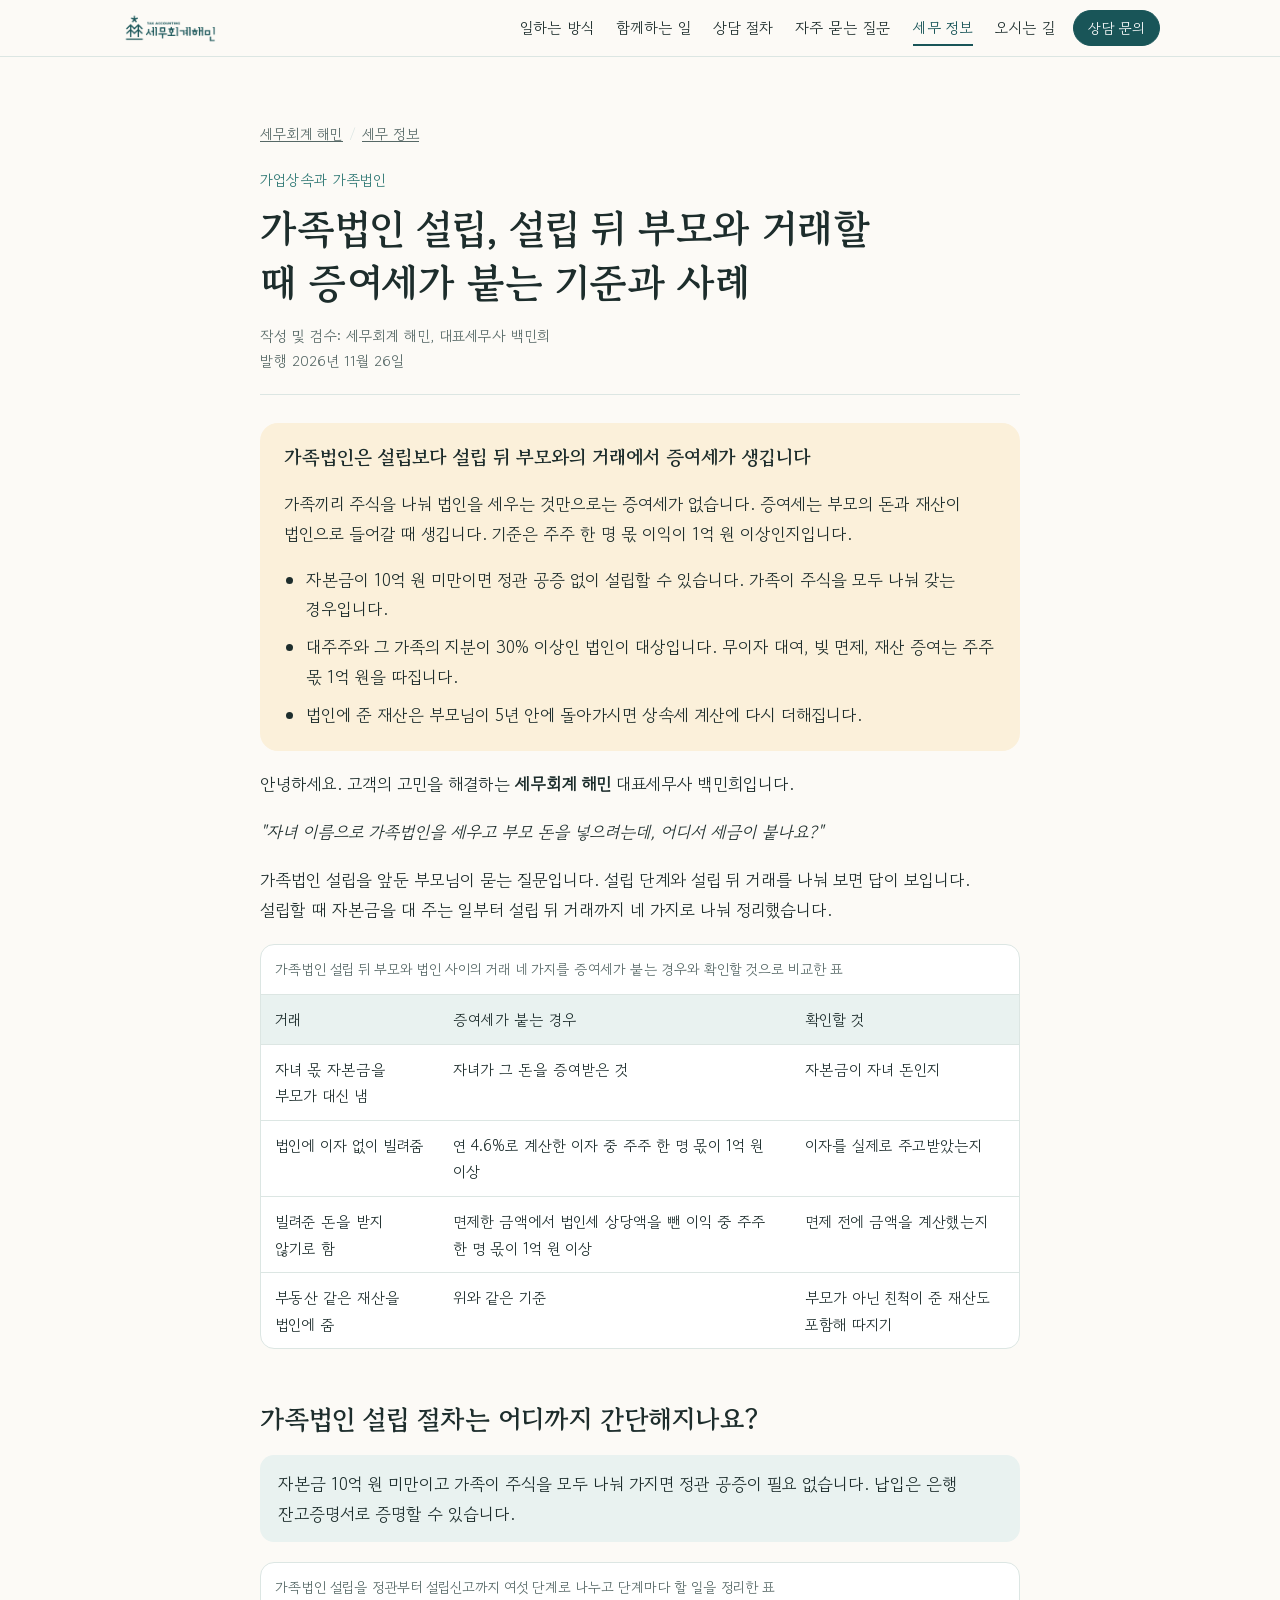
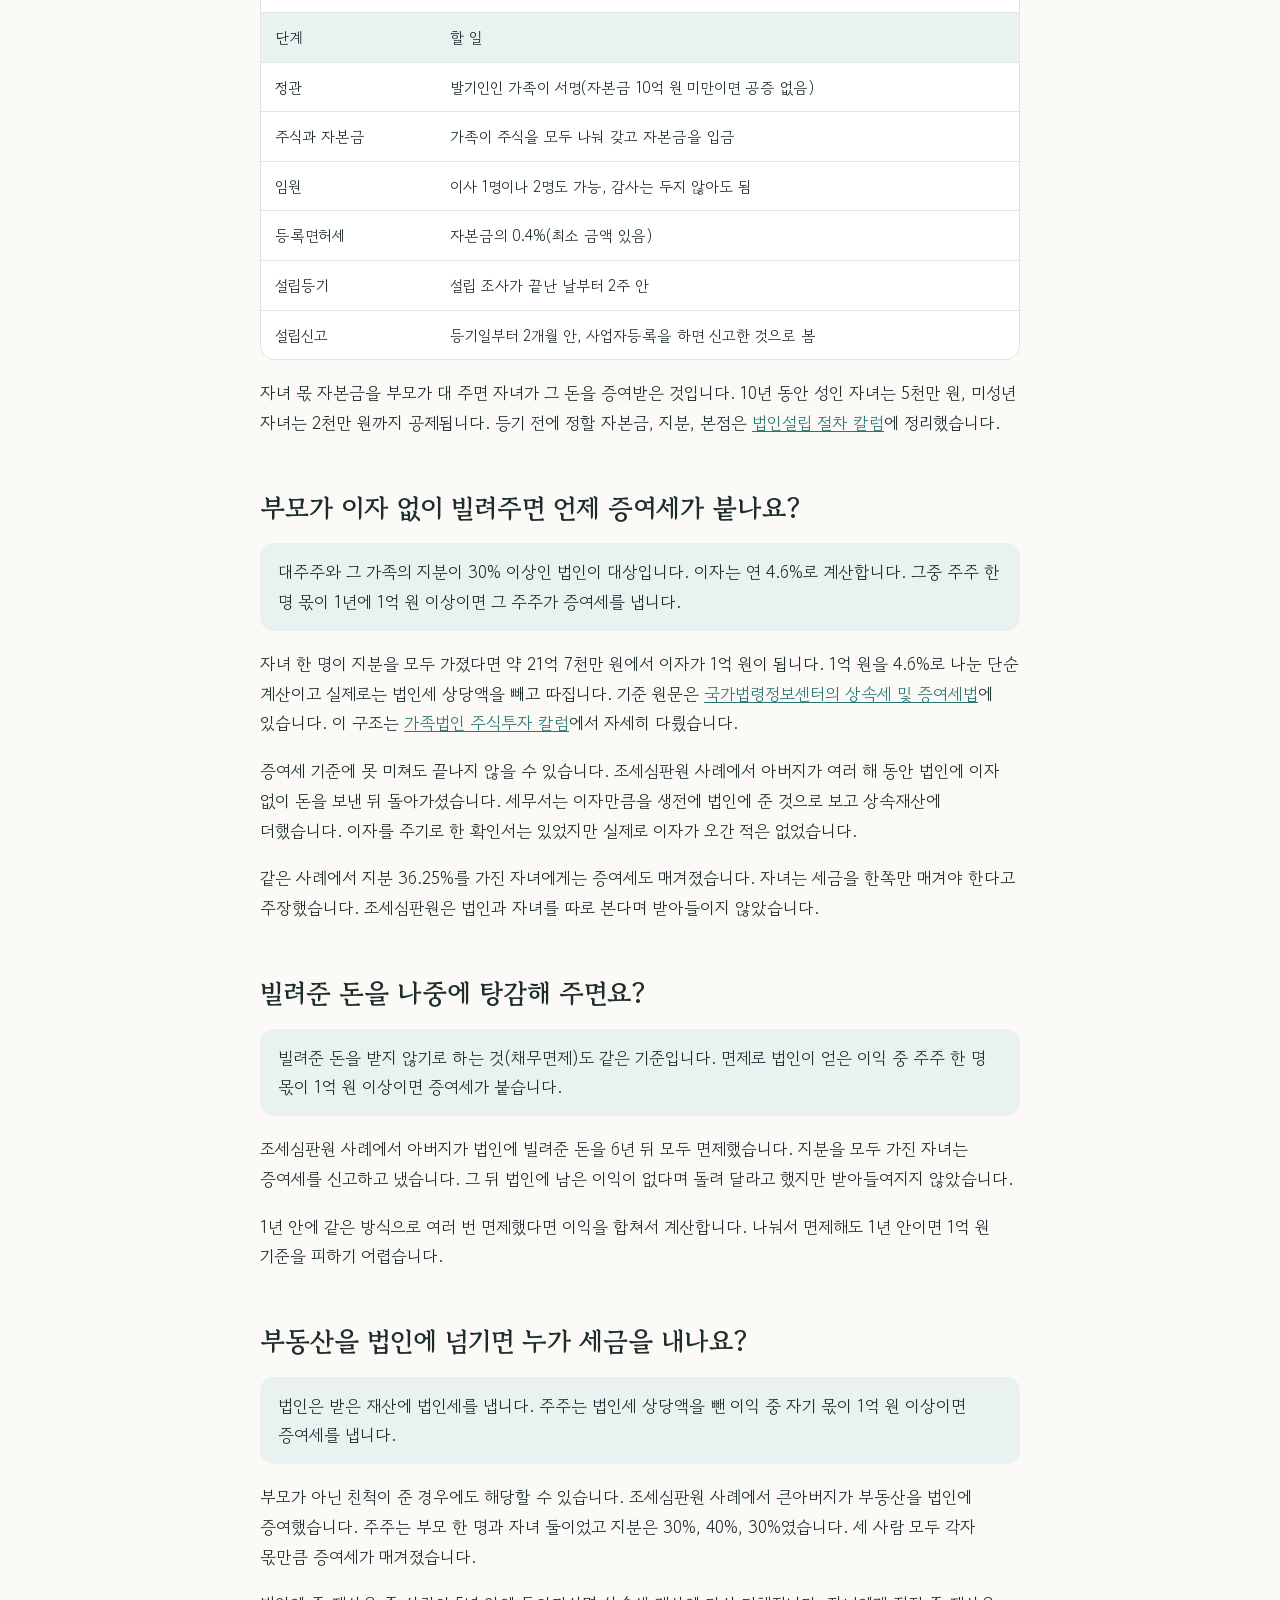
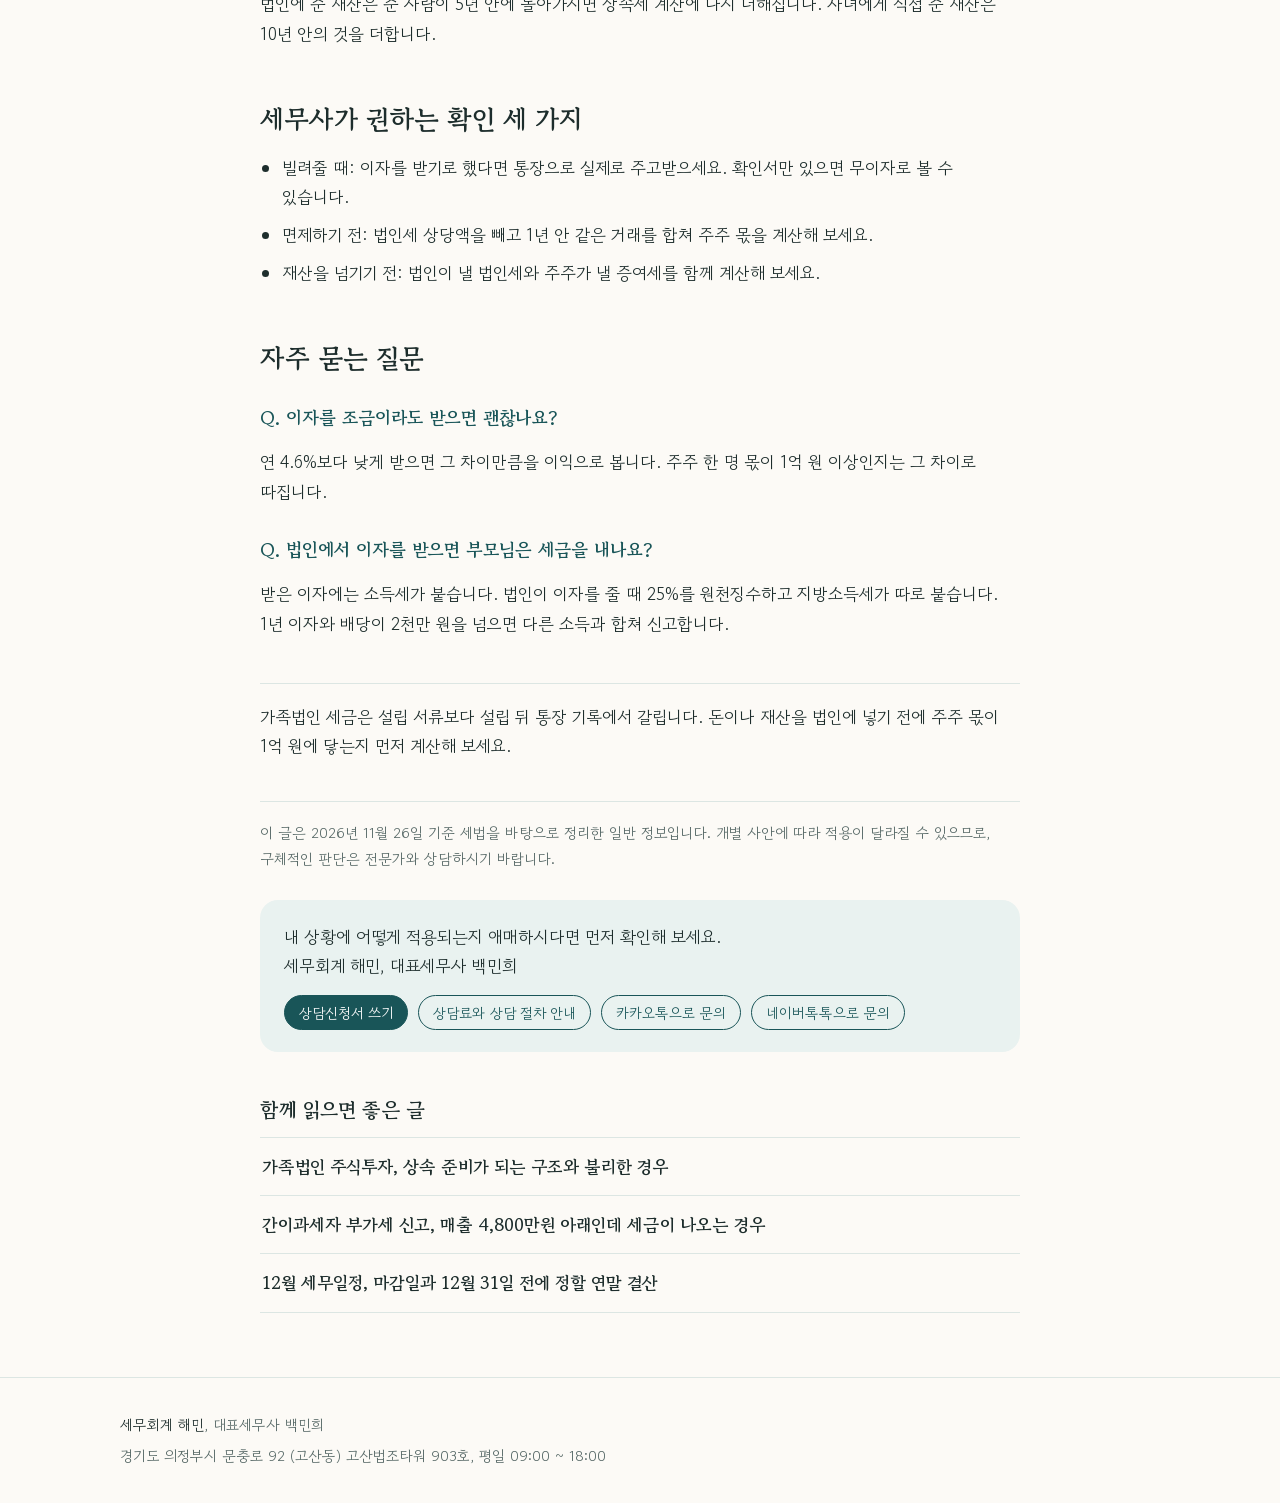
<file: column/family-corporation-setup-gift-tax-cases/index.html>
<!doctype html>
<html lang="ko">
<head>
<meta charset="utf-8">
<meta name="viewport" content="width=device-width, initial-scale=1, viewport-fit=cover">
<title>가족법인 설립 뒤 증여세가 붙는 거래 기준과 사례 | 세무회계 해민</title>
<meta name="description" content="가족법인 설립 자체에는 증여세가 없습니다. 설립 뒤 부모가 법인에 이자 없이 빌려주거나 빌려준 돈을 면제하거나 부동산을 넘기면, 주주 한 명 몫 이익이 1억 원 이상일 때 증여세가 붙습니다. 조세심판원 사례로 기준을 정리했습니다.">
<link rel="canonical" href="https://hmintax.com/column/family-corporation-setup-gift-tax-cases/">
<meta property="og:type" content="article">
<meta property="og:locale" content="ko_KR">
<meta property="og:site_name" content="세무회계 해민">
<meta property="og:title" content="가족법인 설립 뒤 증여세가 붙는 거래 기준과 사례 | 세무회계 해민">
<meta property="og:description" content="가족법인 설립 자체에는 증여세가 없습니다. 설립 뒤 부모가 법인에 이자 없이 빌려주거나 빌려준 돈을 면제하거나 부동산을 넘기면, 주주 한 명 몫 이익이 1억 원 이상일 때 증여세가 붙습니다. 조세심판원 사례로 기준을 정리했습니다.">
<meta property="og:url" content="https://hmintax.com/column/family-corporation-setup-gift-tax-cases/">
<meta property="og:image" content="https://hmintax.com/og-image.jpg">
<meta property="og:image:width" content="1200">
<meta property="og:image:height" content="630">
<link rel="icon" href="/favicon.ico" sizes="48x48">
<link rel="icon" href="/icon-192.png" type="image/png" sizes="192x192">
<link rel="apple-touch-icon" href="/apple-touch-icon.png">
<link rel="preconnect" href="https://fonts.googleapis.com">
<link rel="preconnect" href="https://fonts.gstatic.com" crossorigin>
<link rel="stylesheet" href="https://fonts.googleapis.com/css2?family=Gowun+Batang:wght@400;700&family=Gowun+Dodum&display=swap">
<link rel="stylesheet" href="/column/column.css">
<script type="application/ld+json">{"@context":"https://schema.org","@type":"BlogPosting","headline":"가족법인 설립, 설립 뒤 부모와 거래할 때 증여세가 붙는 기준과 사례","description":"가족법인 설립 자체에는 증여세가 없습니다. 설립 뒤 부모가 법인에 이자 없이 빌려주거나 빌려준 돈을 면제하거나 부동산을 넘기면, 주주 한 명 몫 이익이 1억 원 이상일 때 증여세가 붙습니다. 조세심판원 사례로 기준을 정리했습니다.","image":"https://hmintax.com/og-image.jpg","datePublished":"2026-11-26","dateModified":"2026-11-26","mainEntityOfPage":{"@type":"WebPage","@id":"https://hmintax.com/column/family-corporation-setup-gift-tax-cases/"},"author":{"@type":"Person","name":"백민희","jobTitle":"세무사","url":"https://hmintax.com/","worksFor":{"@type":"Organization","name":"세무회계 해민","url":"https://hmintax.com/"}},"publisher":{"@type":"Organization","name":"세무회계 해민","url":"https://hmintax.com/","logo":{"@type":"ImageObject","url":"https://hmintax.com/icon-192.png"}}}</script>
<script type="application/ld+json">{"@context":"https://schema.org","@type":"BreadcrumbList","itemListElement":[{"@type":"ListItem","position":1,"name":"세무회계 해민","item":"https://hmintax.com/"},{"@type":"ListItem","position":2,"name":"세무 정보","item":"https://hmintax.com/column/"},{"@type":"ListItem","position":3,"name":"가족법인 설립, 설립 뒤 부모와 거래할 때 증여세가 붙는 기준과 사례","item":"https://hmintax.com/column/family-corporation-setup-gift-tax-cases/"}]}</script>
<script type="application/ld+json">{"@context":"https://schema.org","@type":"FAQPage","mainEntity":[{"@type":"Question","name":"이자를 조금이라도 받으면 괜찮나요?","acceptedAnswer":{"@type":"Answer","text":"연 4.6%보다 낮게 받으면 그 차이만큼을 이익으로 봅니다. 주주 한 명 몫이 1억 원 이상인지는 그 차이로 따집니다."}},{"@type":"Question","name":"법인에서 이자를 받으면 부모님은 세금을 내나요?","acceptedAnswer":{"@type":"Answer","text":"받은 이자에는 소득세가 붙습니다. 법인이 이자를 줄 때 25%를 원천징수하고 지방소득세가 따로 붙습니다. 1년 이자와 배당이 2천만 원을 넘으면 다른 소득과 합쳐 신고합니다."}}]}</script>
</head>
<body>
<header class="top">
  <div class="wrap">
    <a class="brand" href="/" aria-label="세무회계 해민 처음으로">
      <img class="logo-light" src="[data-uri]" alt="세무회계 해민 로고" width="180" height="62">
      <img class="logo-dark" src="[data-uri]" alt="세무회계 해민 로고" width="180" height="62">
    </a>
    <nav class="site-nav" aria-label="홈페이지 메뉴"><ul><li><a href="/#how">일하는 방식</a></li><li><a href="/#work">함께하는 일</a></li><li><a href="/#flow">상담 절차</a></li><li><a href="/#faq">자주 묻는 질문</a></li><li><a href="/column/" aria-current="true">세무 정보</a></li><li><a href="/#contact">오시는 길</a></li></ul></nav>
    <a class="btn primary small" href="/#contact">상담 문의</a>
  </div>
</header>
<main class="column-page">
  <div class="wrap">
    <nav aria-label="현재 위치"><ol class="crumbs"><li><a href="/">세무회계 해민</a></li><li><a href="/column/">세무 정보</a></li></ol></nav>
    <article>
      <span class="post-cat">가업상속과 가족법인</span>
      <h1>가족법인 설립, 설립 뒤 부모와 거래할 때 증여세가 붙는 기준과 사례</h1>
      <p class="post-meta">작성 및 검수: 세무회계 해민, 대표세무사 백민희<br>발행 2026년 11월 26일</p>
      <div class="post-body">
<div class="brief">
<h2>가족법인은 설립보다 설립 뒤 부모와의 거래에서 증여세가 생깁니다</h2>
<p>가족끼리 주식을 나눠 법인을 세우는 것만으로는 증여세가 없습니다. 증여세는 부모의 돈과 재산이 법인으로 들어갈 때 생깁니다. 기준은 주주 한 명 몫 이익이 1억 원 이상인지입니다.</p>
<ul>
<li>자본금이 10억 원 미만이면 정관 공증 없이 설립할 수 있습니다. 가족이 주식을 모두 나눠 갖는 경우입니다.</li>
<li>대주주와 그 가족의 지분이 30% 이상인 법인이 대상입니다. 무이자 대여, 빚 면제, 재산 증여는 주주 몫 1억 원을 따집니다.</li>
<li>법인에 준 재산은 부모님이 5년 안에 돌아가시면 상속세 계산에 다시 더해집니다.</li>
</ul>
</div>
<p>안녕하세요. 고객의 고민을 해결하는 <strong>세무회계 해민</strong> 대표세무사 백민희입니다.</p>
<p><em>"자녀 이름으로 가족법인을 세우고 부모 돈을 넣으려는데, 어디서 세금이 붙나요?"</em></p>
<p>가족법인 설립을 앞둔 부모님이 묻는 질문입니다. 설립 단계와 설립 뒤 거래를 나눠 보면 답이 보입니다. 설립할 때 자본금을 대 주는 일부터 설립 뒤 거래까지 네 가지로 나눠 정리했습니다.</p>
<div class="table-wrap"><table><caption>가족법인 설립 뒤 부모와 법인 사이의 거래 네 가지를 증여세가 붙는 경우와 확인할 것으로 비교한 표</caption>
<thead>
<tr>
<th>거래</th>
<th>증여세가 붙는 경우</th>
<th>확인할 것</th>
</tr>
</thead>
<tbody>
<tr>
<td>자녀 몫 자본금을 부모가 대신 냄</td>
<td>자녀가 그 돈을 증여받은 것</td>
<td>자본금이 자녀 돈인지</td>
</tr>
<tr>
<td>법인에 이자 없이 빌려줌</td>
<td>연 4.6%로 계산한 이자 중 주주 한 명 몫이 1억 원 이상</td>
<td>이자를 실제로 주고받았는지</td>
</tr>
<tr>
<td>빌려준 돈을 받지 않기로 함</td>
<td>면제한 금액에서 법인세 상당액을 뺀 이익 중 주주 한 명 몫이 1억 원 이상</td>
<td>면제 전에 금액을 계산했는지</td>
</tr>
<tr>
<td>부동산 같은 재산을 법인에 줌</td>
<td>위와 같은 기준</td>
<td>부모가 아닌 친척이 준 재산도 포함해 따지기</td>
</tr>
</tbody>
</table></div>
<h2>가족법인 설립 절차는 어디까지 간단해지나요?</h2>
<p class="answer">자본금 10억 원 미만이고 가족이 주식을 모두 나눠 가지면 정관 공증이 필요 없습니다. 납입은 은행 잔고증명서로 증명할 수 있습니다.</p>
<div class="table-wrap"><table><caption>가족법인 설립을 정관부터 설립신고까지 여섯 단계로 나누고 단계마다 할 일을 정리한 표</caption>
<thead>
<tr>
<th>단계</th>
<th>할 일</th>
</tr>
</thead>
<tbody>
<tr>
<td>정관</td>
<td>발기인인 가족이 서명(자본금 10억 원 미만이면 공증 없음)</td>
</tr>
<tr>
<td>주식과 자본금</td>
<td>가족이 주식을 모두 나눠 갖고 자본금을 입금</td>
</tr>
<tr>
<td>임원</td>
<td>이사 1명이나 2명도 가능, 감사는 두지 않아도 됨</td>
</tr>
<tr>
<td>등록면허세</td>
<td>자본금의 0.4%(최소 금액 있음)</td>
</tr>
<tr>
<td>설립등기</td>
<td>설립 조사가 끝난 날부터 2주 안</td>
</tr>
<tr>
<td>설립신고</td>
<td>등기일부터 2개월 안, 사업자등록을 하면 신고한 것으로 봄</td>
</tr>
</tbody>
</table></div>
<p>자녀 몫 자본금을 부모가 대 주면 자녀가 그 돈을 증여받은 것입니다. 10년 동안 성인 자녀는 5천만 원, 미성년 자녀는 2천만 원까지 공제됩니다. 등기 전에 정할 자본금, 지분, 본점은 <a href="/column/corporation-setup-before-registration/">법인설립 절차 칼럼</a>에 정리했습니다.</p>
<h2>부모가 이자 없이 빌려주면 언제 증여세가 붙나요?</h2>
<p class="answer">대주주와 그 가족의 지분이 30% 이상인 법인이 대상입니다. 이자는 연 4.6%로 계산합니다. 그중 주주 한 명 몫이 1년에 1억 원 이상이면 그 주주가 증여세를 냅니다.</p>
<p>자녀 한 명이 지분을 모두 가졌다면 약 21억 7천만 원에서 이자가 1억 원이 됩니다. 1억 원을 4.6%로 나눈 단순 계산이고 실제로는 법인세 상당액을 빼고 따집니다. 기준 원문은 <a href="https://www.law.go.kr/법령/상속세및증여세법" target="_blank" rel="noopener">국가법령정보센터의 상속세 및 증여세법</a>에 있습니다. 이 구조는 <a href="/column/family-corporation-stock-investment/">가족법인 주식투자 칼럼</a>에서 자세히 다뤘습니다.</p>
<p>증여세 기준에 못 미쳐도 끝나지 않을 수 있습니다. 조세심판원 사례에서 아버지가 여러 해 동안 법인에 이자 없이 돈을 보낸 뒤 돌아가셨습니다. 세무서는 이자만큼을 생전에 법인에 준 것으로 보고 상속재산에 더했습니다. 이자를 주기로 한 확인서는 있었지만 실제로 이자가 오간 적은 없었습니다.</p>
<p>같은 사례에서 지분 36.25%를 가진 자녀에게는 증여세도 매겨졌습니다. 자녀는 세금을 한쪽만 매겨야 한다고 주장했습니다. 조세심판원은 법인과 자녀를 따로 본다며 받아들이지 않았습니다.</p>
<h2>빌려준 돈을 나중에 탕감해 주면요?</h2>
<p class="answer">빌려준 돈을 받지 않기로 하는 것(채무면제)도 같은 기준입니다. 면제로 법인이 얻은 이익 중 주주 한 명 몫이 1억 원 이상이면 증여세가 붙습니다.</p>
<p>조세심판원 사례에서 아버지가 법인에 빌려준 돈을 6년 뒤 모두 면제했습니다. 지분을 모두 가진 자녀는 증여세를 신고하고 냈습니다. 그 뒤 법인에 남은 이익이 없다며 돌려 달라고 했지만 받아들여지지 않았습니다.</p>
<p>1년 안에 같은 방식으로 여러 번 면제했다면 이익을 합쳐서 계산합니다. 나눠서 면제해도 1년 안이면 1억 원 기준을 피하기 어렵습니다.</p>
<h2>부동산을 법인에 넘기면 누가 세금을 내나요?</h2>
<p class="answer">법인은 받은 재산에 법인세를 냅니다. 주주는 법인세 상당액을 뺀 이익 중 자기 몫이 1억 원 이상이면 증여세를 냅니다.</p>
<p>부모가 아닌 친척이 준 경우에도 해당할 수 있습니다. 조세심판원 사례에서 큰아버지가 부동산을 법인에 증여했습니다. 주주는 부모 한 명과 자녀 둘이었고 지분은 30%, 40%, 30%였습니다. 세 사람 모두 각자 몫만큼 증여세가 매겨졌습니다.</p>
<p>법인에 준 재산은 준 사람이 5년 안에 돌아가시면 상속세 계산에 다시 더해집니다. 자녀에게 직접 준 재산은 10년 안의 것을 더합니다.</p>
<h2>세무사가 권하는 확인 세 가지</h2>
<ul>
<li>빌려줄 때: 이자를 받기로 했다면 통장으로 실제로 주고받으세요. 확인서만 있으면 무이자로 볼 수 있습니다.</li>
<li>면제하기 전: 법인세 상당액을 빼고 1년 안 같은 거래를 합쳐 주주 몫을 계산해 보세요.</li>
<li>재산을 넘기기 전: 법인이 낼 법인세와 주주가 낼 증여세를 함께 계산해 보세요.</li>
</ul>
<h2>자주 묻는 질문</h2>
<h3>Q. 이자를 조금이라도 받으면 괜찮나요?</h3>
<p>연 4.6%보다 낮게 받으면 그 차이만큼을 이익으로 봅니다. 주주 한 명 몫이 1억 원 이상인지는 그 차이로 따집니다.</p>
<h3>Q. 법인에서 이자를 받으면 부모님은 세금을 내나요?</h3>
<p>받은 이자에는 소득세가 붙습니다. 법인이 이자를 줄 때 25%를 원천징수하고 지방소득세가 따로 붙습니다. 1년 이자와 배당이 2천만 원을 넘으면 다른 소득과 합쳐 신고합니다.</p>
<hr>
<p>가족법인 세금은 설립 서류보다 설립 뒤 통장 기록에서 갈립니다. 돈이나 재산을 법인에 넣기 전에 주주 몫이 1억 원에 닿는지 먼저 계산해 보세요.</p>
      </div>
      <p class="post-note">이 글은 2026년 11월 26일 기준 세법을 바탕으로 정리한 일반 정보입니다. 개별 사안에 따라 적용이 달라질 수 있으므로, 구체적인 판단은 전문가와 상담하시기 바랍니다.</p>
      <aside class="post-cta">
        <p>내 상황에 어떻게 적용되는지 애매하시다면 먼저 확인해 보세요.<br>세무회계 해민, 대표세무사 백민희</p>
        <div class="cta-row"><a class="btn primary small" href="https://forms.gle/bYHpUp7RU89vCtaz8" target="_blank" rel="noopener">상담신청서 쓰기</a><a class="btn ghost small" href="https://blog.naver.com/hmintax/224391888302" target="_blank" rel="noopener">상담료와 상담 절차 안내</a><a class="btn ghost small" href="https://pf.kakao.com/_CWnRG" target="_blank" rel="noopener">카카오톡으로 문의</a><a class="btn ghost small" href="https://talk.naver.com/ct/w43b8y" target="_blank" rel="noopener">네이버톡톡으로 문의</a></div>
      </aside>
    </article>
    <section class="related"><h2>함께 읽으면 좋은 글</h2><ul class="column-list"><li><a href="/column/family-corporation-stock-investment/"><span class="t">가족법인 주식투자, 상속 준비가 되는 구조와 불리한 경우</span></a></li><li><a href="/column/simplified-taxpayer-vat-filing-exemption/"><span class="t">간이과세자 부가세 신고, 매출 4,800만원 아래인데 세금이 나오는 경우</span></a></li><li><a href="/column/december-tax-schedule-year-end-closing/"><span class="t">12월 세무일정, 마감일과 12월 31일 전에 정할 연말 결산</span></a></li></ul></section>
  </div>
</main>
<footer>
  <div class="wrap">
    <p><strong>세무회계 해민</strong>, 대표세무사 백민희</p>
    <p>경기도 의정부시 문충로 92 (고산동) 고산법조타워 903호, 평일 09:00 ~ 18:00</p>
  </div>
</footer>
</body>
</html>
</file>
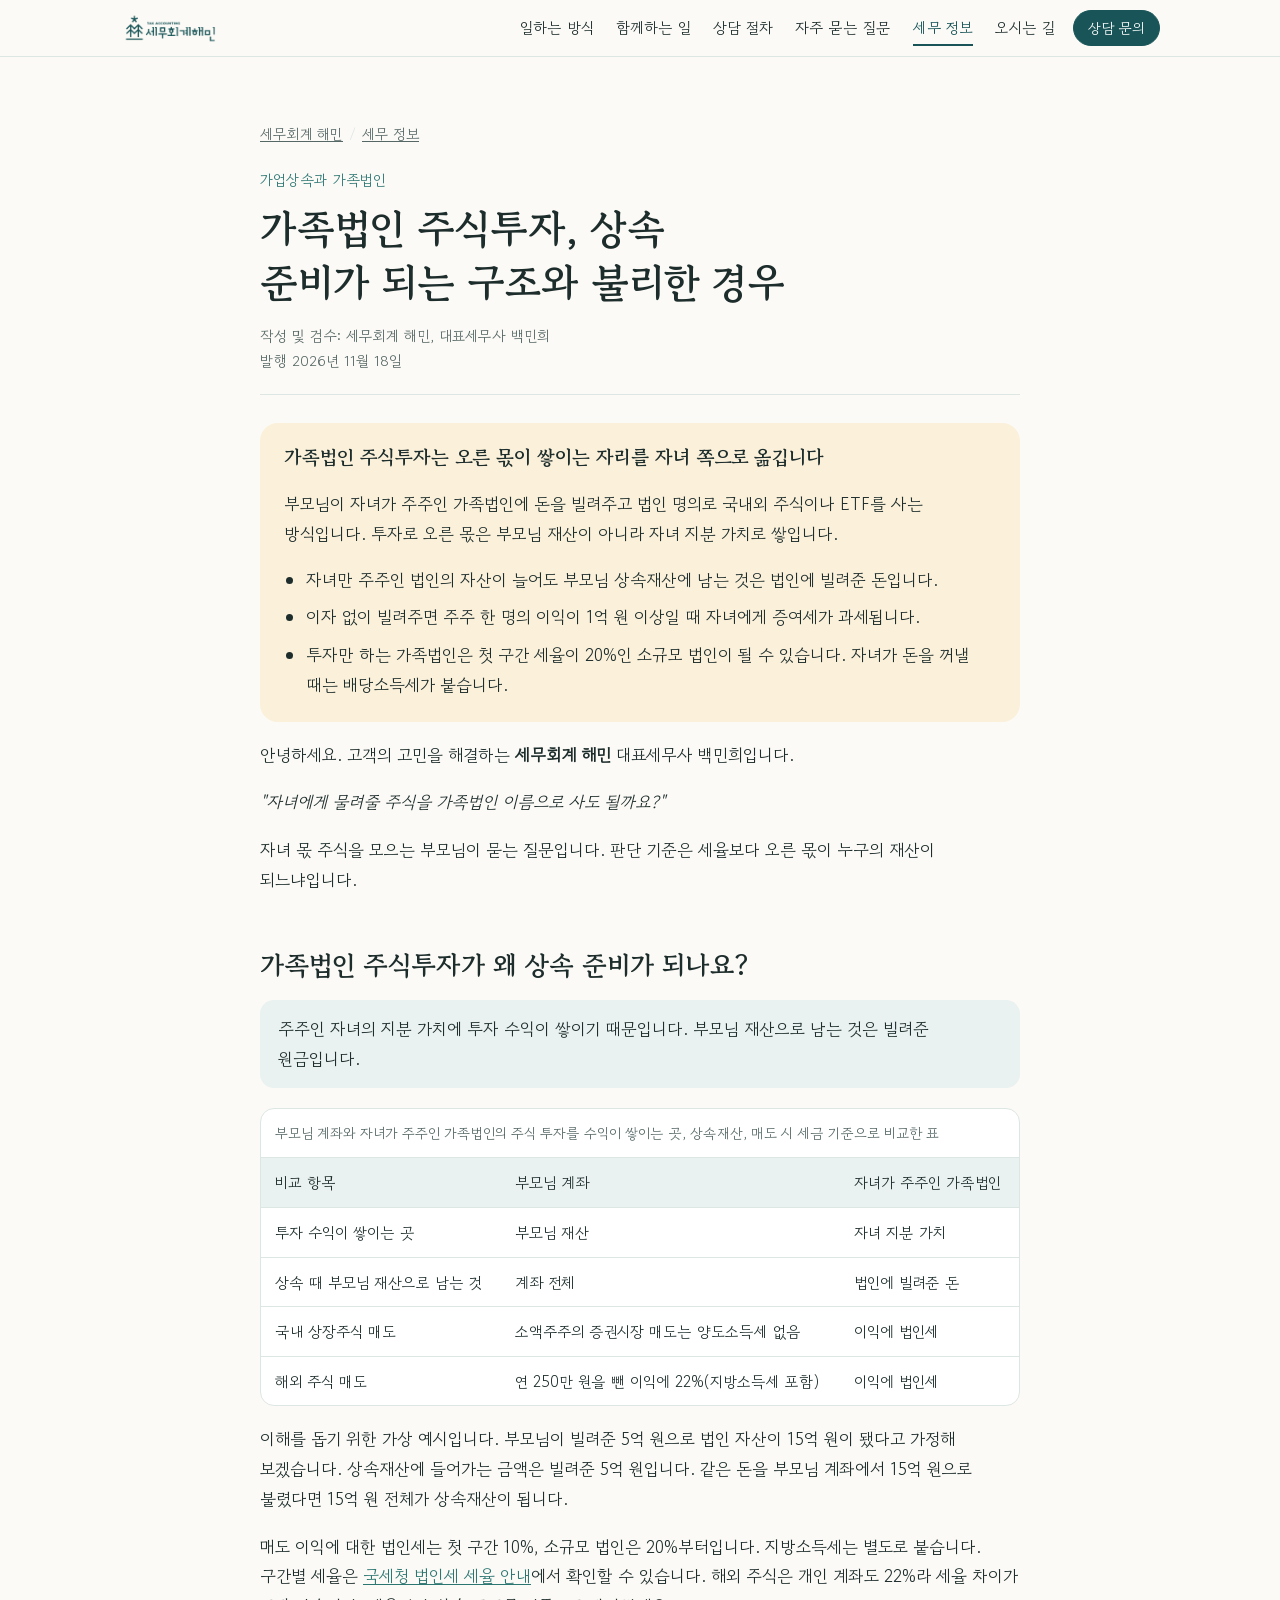
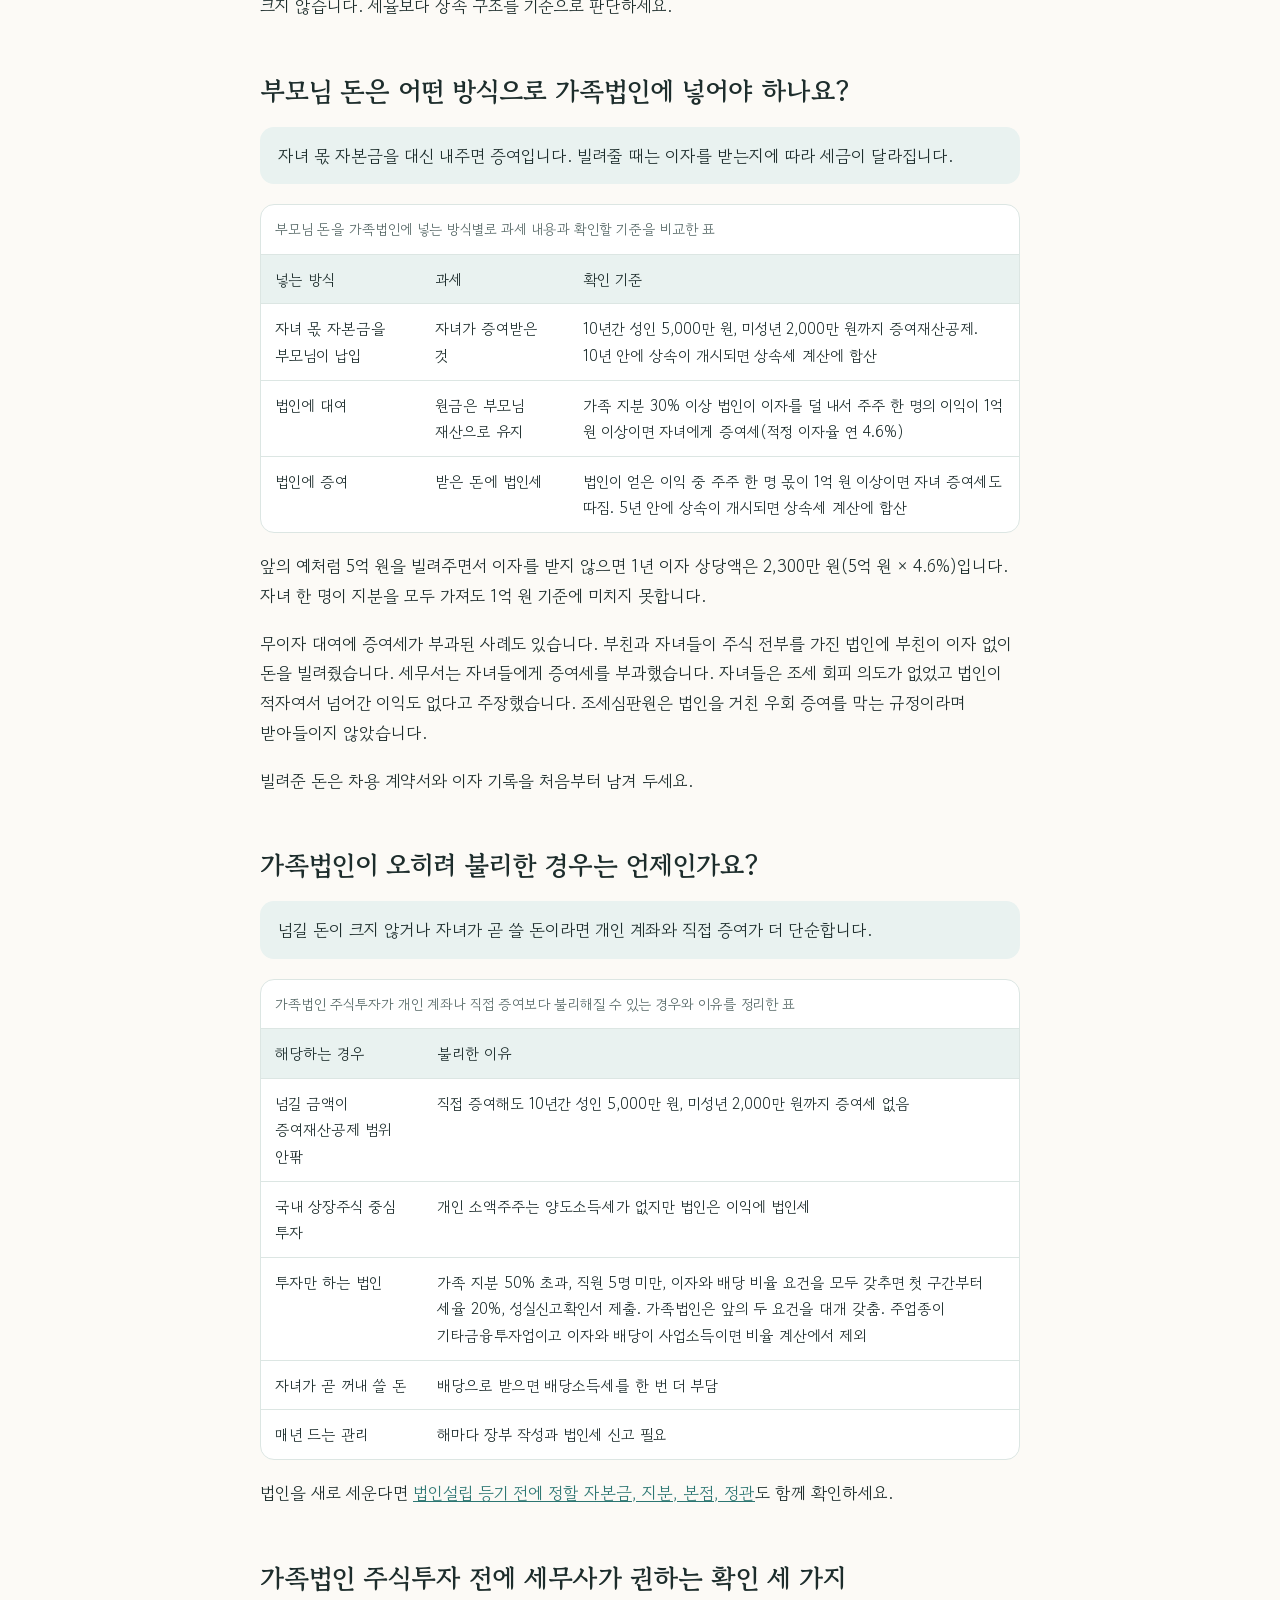
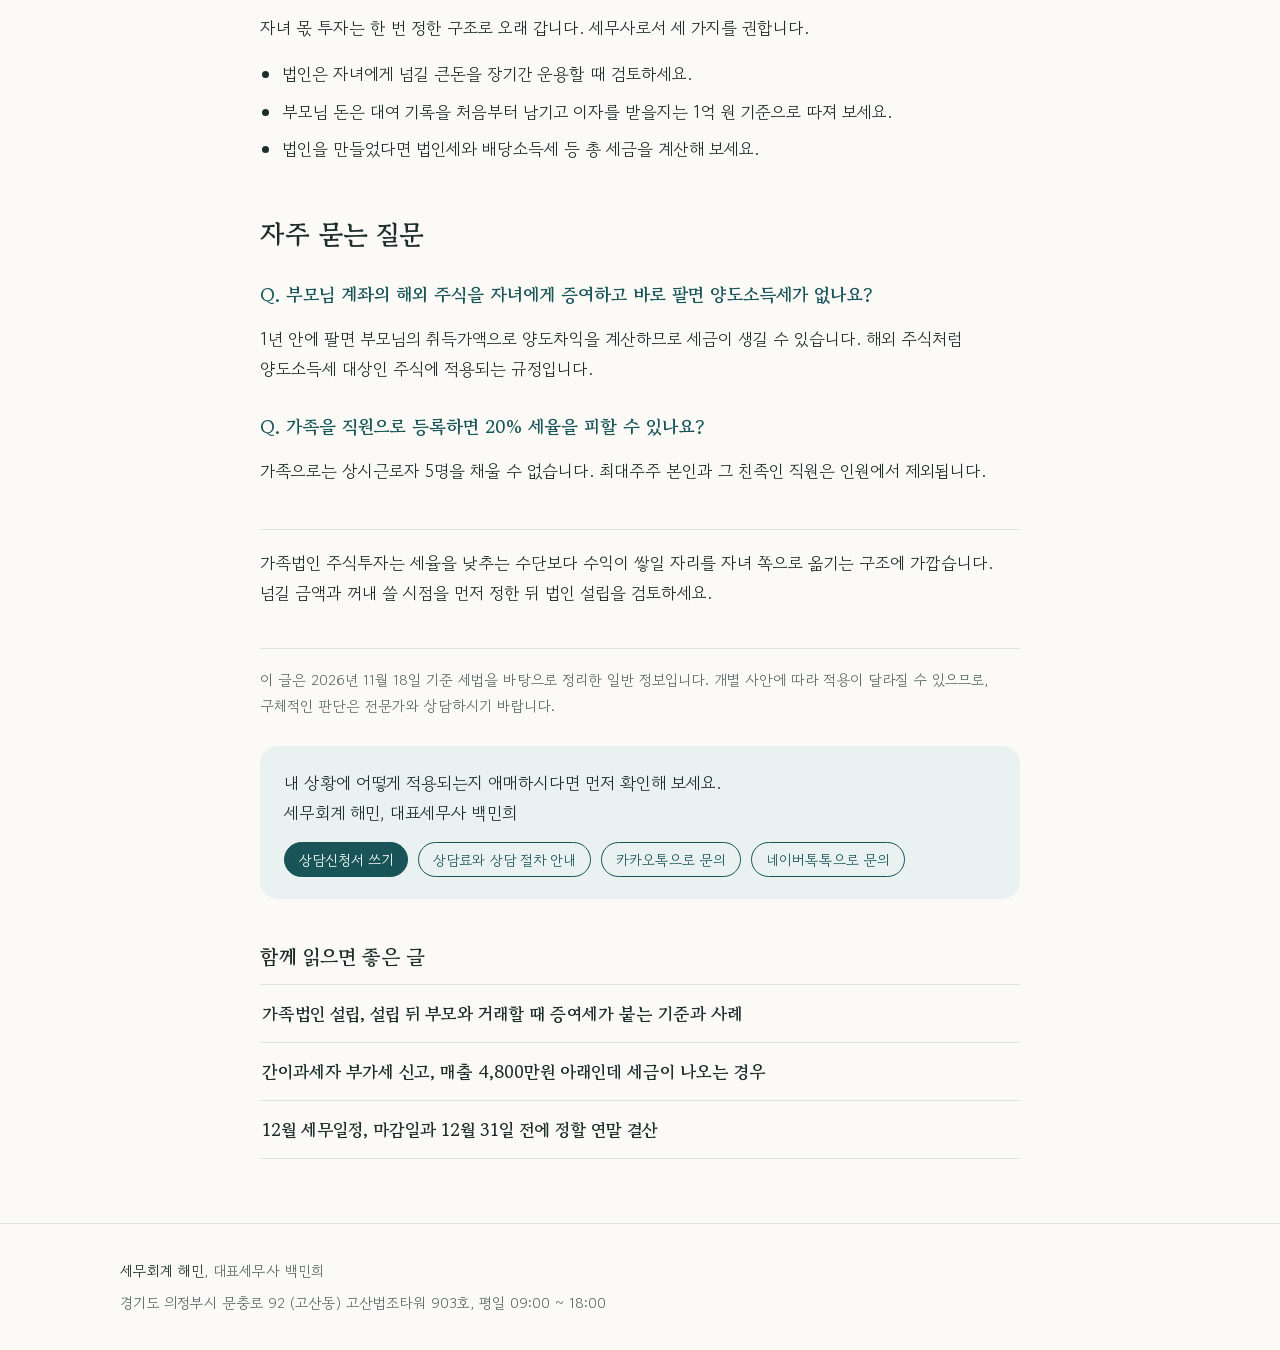
<file: column/family-corporation-stock-investment/index.html>
<!doctype html>
<html lang="ko">
<head>
<meta charset="utf-8">
<meta name="viewport" content="width=device-width, initial-scale=1, viewport-fit=cover">
<title>가족법인 주식투자, 상속 준비가 되는 구조와 불리한 경우 | 세무회계 해민</title>
<meta name="description" content="자녀가 주주인 가족법인으로 주식에 투자하면 오른 몫이 자녀 지분 가치에 쌓입니다. 부모님 돈을 넣는 방식별 세금, 증여세 1억 원 기준, 20% 세율 법인이 되는 조건과 오히려 불리한 경우를 표로 정리했으니 투자 전에 확인하세요.">
<link rel="canonical" href="https://hmintax.com/column/family-corporation-stock-investment/">
<meta property="og:type" content="article">
<meta property="og:locale" content="ko_KR">
<meta property="og:site_name" content="세무회계 해민">
<meta property="og:title" content="가족법인 주식투자, 상속 준비가 되는 구조와 불리한 경우 | 세무회계 해민">
<meta property="og:description" content="자녀가 주주인 가족법인으로 주식에 투자하면 오른 몫이 자녀 지분 가치에 쌓입니다. 부모님 돈을 넣는 방식별 세금, 증여세 1억 원 기준, 20% 세율 법인이 되는 조건과 오히려 불리한 경우를 표로 정리했으니 투자 전에 확인하세요.">
<meta property="og:url" content="https://hmintax.com/column/family-corporation-stock-investment/">
<meta property="og:image" content="https://hmintax.com/og-image.jpg">
<meta property="og:image:width" content="1200">
<meta property="og:image:height" content="630">
<link rel="icon" href="/favicon.ico" sizes="48x48">
<link rel="icon" href="/icon-192.png" type="image/png" sizes="192x192">
<link rel="apple-touch-icon" href="/apple-touch-icon.png">
<link rel="preconnect" href="https://fonts.googleapis.com">
<link rel="preconnect" href="https://fonts.gstatic.com" crossorigin>
<link rel="stylesheet" href="https://fonts.googleapis.com/css2?family=Gowun+Batang:wght@400;700&family=Gowun+Dodum&display=swap">
<link rel="stylesheet" href="/column/column.css">
<script type="application/ld+json">{"@context":"https://schema.org","@type":"BlogPosting","headline":"가족법인 주식투자, 상속 준비가 되는 구조와 불리한 경우","description":"자녀가 주주인 가족법인으로 주식에 투자하면 오른 몫이 자녀 지분 가치에 쌓입니다. 부모님 돈을 넣는 방식별 세금, 증여세 1억 원 기준, 20% 세율 법인이 되는 조건과 오히려 불리한 경우를 표로 정리했으니 투자 전에 확인하세요.","image":"https://hmintax.com/og-image.jpg","datePublished":"2026-11-18","dateModified":"2026-11-18","mainEntityOfPage":{"@type":"WebPage","@id":"https://hmintax.com/column/family-corporation-stock-investment/"},"author":{"@type":"Person","name":"백민희","jobTitle":"세무사","url":"https://hmintax.com/","worksFor":{"@type":"Organization","name":"세무회계 해민","url":"https://hmintax.com/"}},"publisher":{"@type":"Organization","name":"세무회계 해민","url":"https://hmintax.com/","logo":{"@type":"ImageObject","url":"https://hmintax.com/icon-192.png"}}}</script>
<script type="application/ld+json">{"@context":"https://schema.org","@type":"BreadcrumbList","itemListElement":[{"@type":"ListItem","position":1,"name":"세무회계 해민","item":"https://hmintax.com/"},{"@type":"ListItem","position":2,"name":"세무 정보","item":"https://hmintax.com/column/"},{"@type":"ListItem","position":3,"name":"가족법인 주식투자, 상속 준비가 되는 구조와 불리한 경우","item":"https://hmintax.com/column/family-corporation-stock-investment/"}]}</script>
<script type="application/ld+json">{"@context":"https://schema.org","@type":"FAQPage","mainEntity":[{"@type":"Question","name":"부모님 계좌의 해외 주식을 자녀에게 증여하고 바로 팔면 양도소득세가 없나요?","acceptedAnswer":{"@type":"Answer","text":"1년 안에 팔면 부모님의 취득가액으로 양도차익을 계산하므로 세금이 생길 수 있습니다. 해외 주식처럼 양도소득세 대상인 주식에 적용되는 규정입니다."}},{"@type":"Question","name":"가족을 직원으로 등록하면 20% 세율을 피할 수 있나요?","acceptedAnswer":{"@type":"Answer","text":"가족으로는 상시근로자 5명을 채울 수 없습니다. 최대주주 본인과 그 친족인 직원은 인원에서 제외됩니다."}}]}</script>
</head>
<body>
<header class="top">
  <div class="wrap">
    <a class="brand" href="/" aria-label="세무회계 해민 처음으로">
      <img class="logo-light" src="[data-uri]" alt="세무회계 해민 로고" width="180" height="62">
      <img class="logo-dark" src="[data-uri]" alt="세무회계 해민 로고" width="180" height="62">
    </a>
    <nav class="site-nav" aria-label="홈페이지 메뉴"><ul><li><a href="/#how">일하는 방식</a></li><li><a href="/#work">함께하는 일</a></li><li><a href="/#flow">상담 절차</a></li><li><a href="/#faq">자주 묻는 질문</a></li><li><a href="/column/" aria-current="true">세무 정보</a></li><li><a href="/#contact">오시는 길</a></li></ul></nav>
    <a class="btn primary small" href="/#contact">상담 문의</a>
  </div>
</header>
<main class="column-page">
  <div class="wrap">
    <nav aria-label="현재 위치"><ol class="crumbs"><li><a href="/">세무회계 해민</a></li><li><a href="/column/">세무 정보</a></li></ol></nav>
    <article>
      <span class="post-cat">가업상속과 가족법인</span>
      <h1>가족법인 주식투자, 상속 준비가 되는 구조와 불리한 경우</h1>
      <p class="post-meta">작성 및 검수: 세무회계 해민, 대표세무사 백민희<br>발행 2026년 11월 18일</p>
      <div class="post-body">
<div class="brief">
<h2>가족법인 주식투자는 오른 몫이 쌓이는 자리를 자녀 쪽으로 옮깁니다</h2>
<p>부모님이 자녀가 주주인 가족법인에 돈을 빌려주고 법인 명의로 국내외 주식이나 ETF를 사는 방식입니다. 투자로 오른 몫은 부모님 재산이 아니라 자녀 지분 가치로 쌓입니다.</p>
<ul>
<li>자녀만 주주인 법인의 자산이 늘어도 부모님 상속재산에 남는 것은 법인에 빌려준 돈입니다.</li>
<li>이자 없이 빌려주면 주주 한 명의 이익이 1억 원 이상일 때 자녀에게 증여세가 과세됩니다.</li>
<li>투자만 하는 가족법인은 첫 구간 세율이 20%인 소규모 법인이 될 수 있습니다. 자녀가 돈을 꺼낼 때는 배당소득세가 붙습니다.</li>
</ul>
</div>
<p>안녕하세요. 고객의 고민을 해결하는 <strong>세무회계 해민</strong> 대표세무사 백민희입니다.</p>
<p><em>"자녀에게 물려줄 주식을 가족법인 이름으로 사도 될까요?"</em></p>
<p>자녀 몫 주식을 모으는 부모님이 묻는 질문입니다. 판단 기준은 세율보다 오른 몫이 누구의 재산이 되느냐입니다.</p>
<h2>가족법인 주식투자가 왜 상속 준비가 되나요?</h2>
<p class="answer">주주인 자녀의 지분 가치에 투자 수익이 쌓이기 때문입니다. 부모님 재산으로 남는 것은 빌려준 원금입니다.</p>
<div class="table-wrap"><table><caption>부모님 계좌와 자녀가 주주인 가족법인의 주식 투자를 수익이 쌓이는 곳, 상속재산, 매도 시 세금 기준으로 비교한 표</caption>
<thead>
<tr>
<th>비교 항목</th>
<th>부모님 계좌</th>
<th>자녀가 주주인 가족법인</th>
</tr>
</thead>
<tbody>
<tr>
<td>투자 수익이 쌓이는 곳</td>
<td>부모님 재산</td>
<td>자녀 지분 가치</td>
</tr>
<tr>
<td>상속 때 부모님 재산으로 남는 것</td>
<td>계좌 전체</td>
<td>법인에 빌려준 돈</td>
</tr>
<tr>
<td>국내 상장주식 매도</td>
<td>소액주주의 증권시장 매도는 양도소득세 없음</td>
<td>이익에 법인세</td>
</tr>
<tr>
<td>해외 주식 매도</td>
<td>연 250만 원을 뺀 이익에 22%(지방소득세 포함)</td>
<td>이익에 법인세</td>
</tr>
</tbody>
</table></div>
<p>이해를 돕기 위한 가상 예시입니다. 부모님이 빌려준 5억 원으로 법인 자산이 15억 원이 됐다고 가정해 보겠습니다. 상속재산에 들어가는 금액은 빌려준 5억 원입니다. 같은 돈을 부모님 계좌에서 15억 원으로 불렸다면 15억 원 전체가 상속재산이 됩니다.</p>
<p>매도 이익에 대한 법인세는 첫 구간 10%, 소규모 법인은 20%부터입니다. 지방소득세는 별도로 붙습니다. 구간별 세율은 <a href="https://www.nts.go.kr/nts/cm/cntnts/cntntsView.do?mi=2372&amp;cntntsId=7746" target="_blank" rel="noopener">국세청 법인세 세율 안내</a>에서 확인할 수 있습니다. 해외 주식은 개인 계좌도 22%라 세율 차이가 크지 않습니다. 세율보다 상속 구조를 기준으로 판단하세요.</p>
<h2>부모님 돈은 어떤 방식으로 가족법인에 넣어야 하나요?</h2>
<p class="answer">자녀 몫 자본금을 대신 내주면 증여입니다. 빌려줄 때는 이자를 받는지에 따라 세금이 달라집니다.</p>
<div class="table-wrap"><table><caption>부모님 돈을 가족법인에 넣는 방식별로 과세 내용과 확인할 기준을 비교한 표</caption>
<thead>
<tr>
<th>넣는 방식</th>
<th>과세</th>
<th>확인 기준</th>
</tr>
</thead>
<tbody>
<tr>
<td>자녀 몫 자본금을 부모님이 납입</td>
<td>자녀가 증여받은 것</td>
<td>10년간 성인 5,000만 원, 미성년 2,000만 원까지 증여재산공제. 10년 안에 상속이 개시되면 상속세 계산에 합산</td>
</tr>
<tr>
<td>법인에 대여</td>
<td>원금은 부모님 재산으로 유지</td>
<td>가족 지분 30% 이상 법인이 이자를 덜 내서 주주 한 명의 이익이 1억 원 이상이면 자녀에게 증여세(적정 이자율 연 4.6%)</td>
</tr>
<tr>
<td>법인에 증여</td>
<td>받은 돈에 법인세</td>
<td>법인이 얻은 이익 중 주주 한 명 몫이 1억 원 이상이면 자녀 증여세도 따짐. 5년 안에 상속이 개시되면 상속세 계산에 합산</td>
</tr>
</tbody>
</table></div>
<p>앞의 예처럼 5억 원을 빌려주면서 이자를 받지 않으면 1년 이자 상당액은 2,300만 원(5억 원 × 4.6%)입니다. 자녀 한 명이 지분을 모두 가져도 1억 원 기준에 미치지 못합니다.</p>
<p>무이자 대여에 증여세가 부과된 사례도 있습니다. 부친과 자녀들이 주식 전부를 가진 법인에 부친이 이자 없이 돈을 빌려줬습니다. 세무서는 자녀들에게 증여세를 부과했습니다. 자녀들은 조세 회피 의도가 없었고 법인이 적자여서 넘어간 이익도 없다고 주장했습니다. 조세심판원은 법인을 거친 우회 증여를 막는 규정이라며 받아들이지 않았습니다.</p>
<p>빌려준 돈은 차용 계약서와 이자 기록을 처음부터 남겨 두세요.</p>
<h2>가족법인이 오히려 불리한 경우는 언제인가요?</h2>
<p class="answer">넘길 돈이 크지 않거나 자녀가 곧 쓸 돈이라면 개인 계좌와 직접 증여가 더 단순합니다.</p>
<div class="table-wrap"><table><caption>가족법인 주식투자가 개인 계좌나 직접 증여보다 불리해질 수 있는 경우와 이유를 정리한 표</caption>
<thead>
<tr>
<th>해당하는 경우</th>
<th>불리한 이유</th>
</tr>
</thead>
<tbody>
<tr>
<td>넘길 금액이 증여재산공제 범위 안팎</td>
<td>직접 증여해도 10년간 성인 5,000만 원, 미성년 2,000만 원까지 증여세 없음</td>
</tr>
<tr>
<td>국내 상장주식 중심 투자</td>
<td>개인 소액주주는 양도소득세가 없지만 법인은 이익에 법인세</td>
</tr>
<tr>
<td>투자만 하는 법인</td>
<td>가족 지분 50% 초과, 직원 5명 미만, 이자와 배당 비율 요건을 모두 갖추면 첫 구간부터 세율 20%, 성실신고확인서 제출. 가족법인은 앞의 두 요건을 대개 갖춤. 주업종이 기타금융투자업이고 이자와 배당이 사업소득이면 비율 계산에서 제외</td>
</tr>
<tr>
<td>자녀가 곧 꺼내 쓸 돈</td>
<td>배당으로 받으면 배당소득세를 한 번 더 부담</td>
</tr>
<tr>
<td>매년 드는 관리</td>
<td>해마다 장부 작성과 법인세 신고 필요</td>
</tr>
</tbody>
</table></div>
<p>법인을 새로 세운다면 <a href="/column/corporation-setup-before-registration/">법인설립 등기 전에 정할 자본금, 지분, 본점, 정관</a>도 함께 확인하세요.</p>
<h2>가족법인 주식투자 전에 세무사가 권하는 확인 세 가지</h2>
<p>자녀 몫 투자는 한 번 정한 구조로 오래 갑니다. 세무사로서 세 가지를 권합니다.</p>
<ul>
<li>법인은 자녀에게 넘길 큰돈을 장기간 운용할 때 검토하세요.</li>
<li>부모님 돈은 대여 기록을 처음부터 남기고 이자를 받을지는 1억 원 기준으로 따져 보세요.</li>
<li>법인을 만들었다면 법인세와 배당소득세 등 총 세금을 계산해 보세요.</li>
</ul>
<h2>자주 묻는 질문</h2>
<h3>Q. 부모님 계좌의 해외 주식을 자녀에게 증여하고 바로 팔면 양도소득세가 없나요?</h3>
<p>1년 안에 팔면 부모님의 취득가액으로 양도차익을 계산하므로 세금이 생길 수 있습니다. 해외 주식처럼 양도소득세 대상인 주식에 적용되는 규정입니다.</p>
<h3>Q. 가족을 직원으로 등록하면 20% 세율을 피할 수 있나요?</h3>
<p>가족으로는 상시근로자 5명을 채울 수 없습니다. 최대주주 본인과 그 친족인 직원은 인원에서 제외됩니다.</p>
<hr>
<p>가족법인 주식투자는 세율을 낮추는 수단보다 수익이 쌓일 자리를 자녀 쪽으로 옮기는 구조에 가깝습니다. 넘길 금액과 꺼내 쓸 시점을 먼저 정한 뒤 법인 설립을 검토하세요.</p>
      </div>
      <p class="post-note">이 글은 2026년 11월 18일 기준 세법을 바탕으로 정리한 일반 정보입니다. 개별 사안에 따라 적용이 달라질 수 있으므로, 구체적인 판단은 전문가와 상담하시기 바랍니다.</p>
      <aside class="post-cta">
        <p>내 상황에 어떻게 적용되는지 애매하시다면 먼저 확인해 보세요.<br>세무회계 해민, 대표세무사 백민희</p>
        <div class="cta-row"><a class="btn primary small" href="https://forms.gle/bYHpUp7RU89vCtaz8" target="_blank" rel="noopener">상담신청서 쓰기</a><a class="btn ghost small" href="https://blog.naver.com/hmintax/224391888302" target="_blank" rel="noopener">상담료와 상담 절차 안내</a><a class="btn ghost small" href="https://pf.kakao.com/_CWnRG" target="_blank" rel="noopener">카카오톡으로 문의</a><a class="btn ghost small" href="https://talk.naver.com/ct/w43b8y" target="_blank" rel="noopener">네이버톡톡으로 문의</a></div>
      </aside>
    </article>
    <section class="related"><h2>함께 읽으면 좋은 글</h2><ul class="column-list"><li><a href="/column/family-corporation-setup-gift-tax-cases/"><span class="t">가족법인 설립, 설립 뒤 부모와 거래할 때 증여세가 붙는 기준과 사례</span></a></li><li><a href="/column/simplified-taxpayer-vat-filing-exemption/"><span class="t">간이과세자 부가세 신고, 매출 4,800만원 아래인데 세금이 나오는 경우</span></a></li><li><a href="/column/december-tax-schedule-year-end-closing/"><span class="t">12월 세무일정, 마감일과 12월 31일 전에 정할 연말 결산</span></a></li></ul></section>
  </div>
</main>
<footer>
  <div class="wrap">
    <p><strong>세무회계 해민</strong>, 대표세무사 백민희</p>
    <p>경기도 의정부시 문충로 92 (고산동) 고산법조타워 903호, 평일 09:00 ~ 18:00</p>
  </div>
</footer>
</body>
</html>
</file>
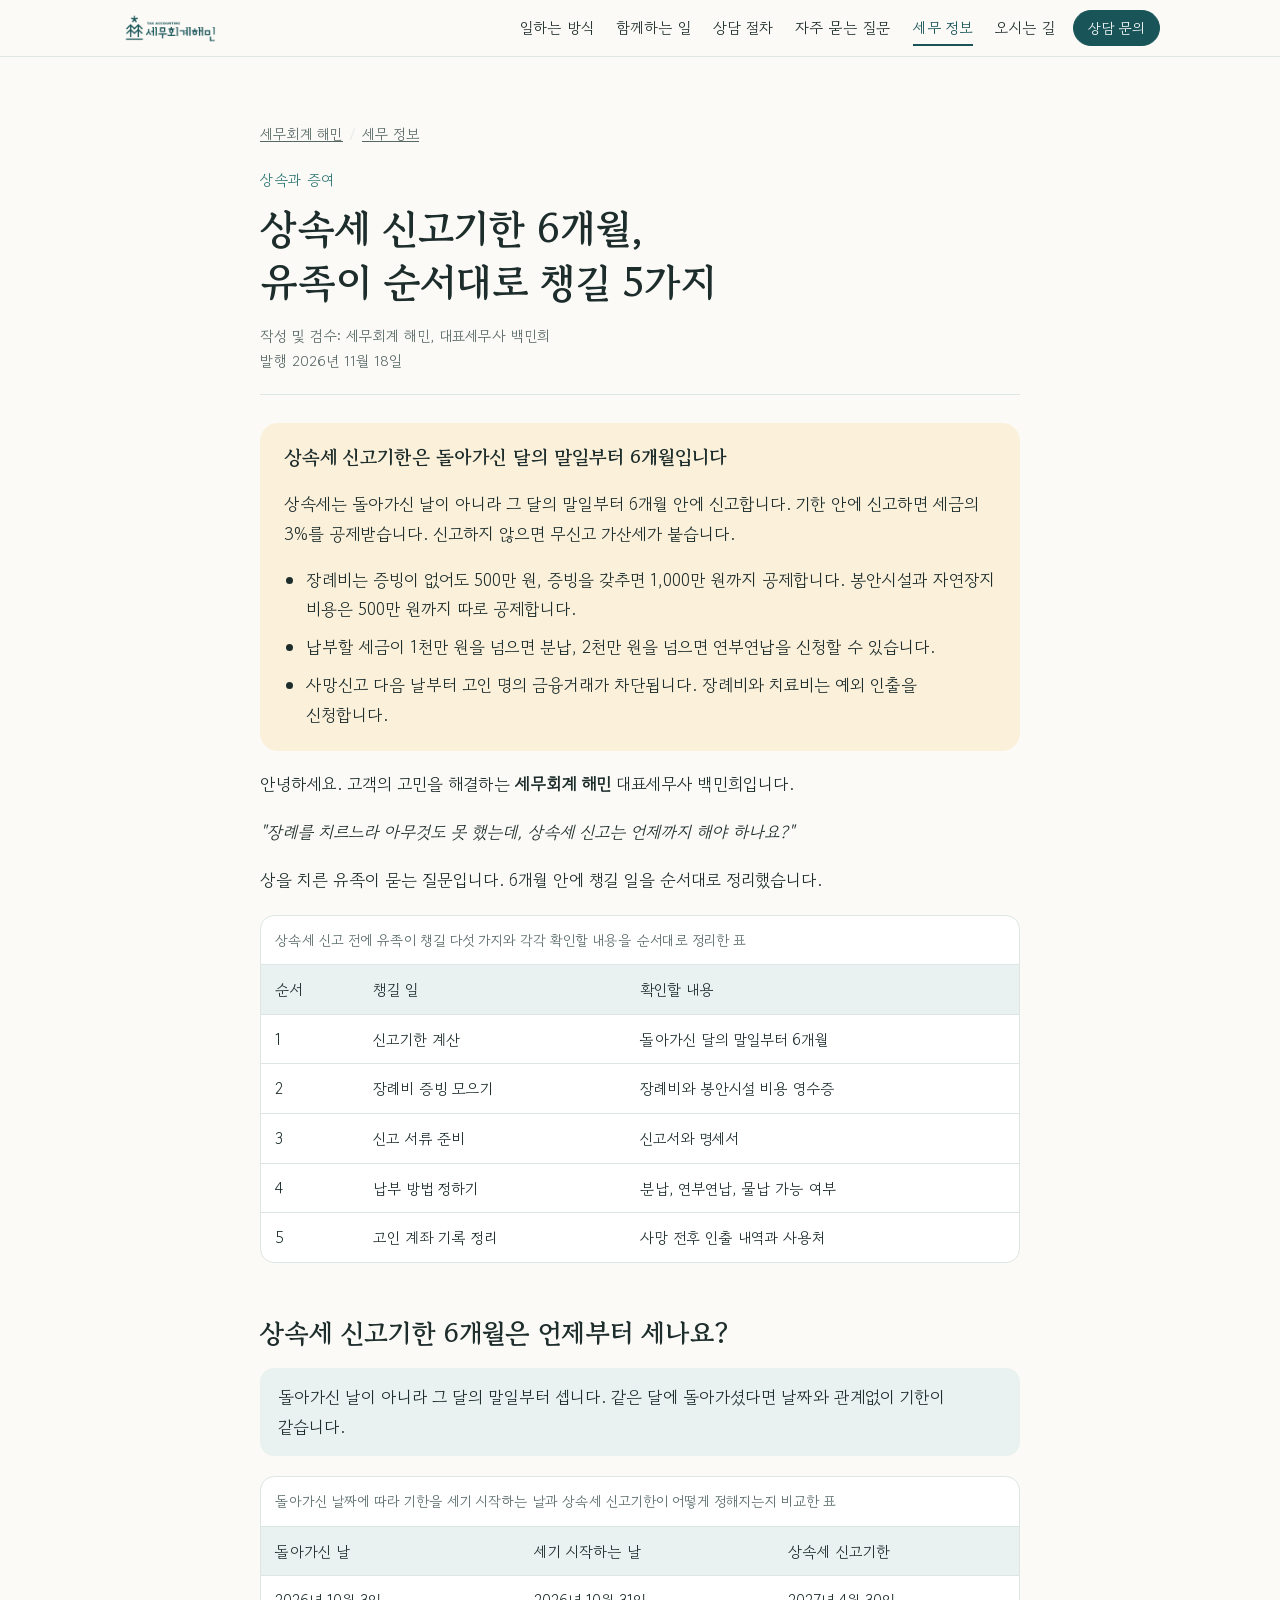
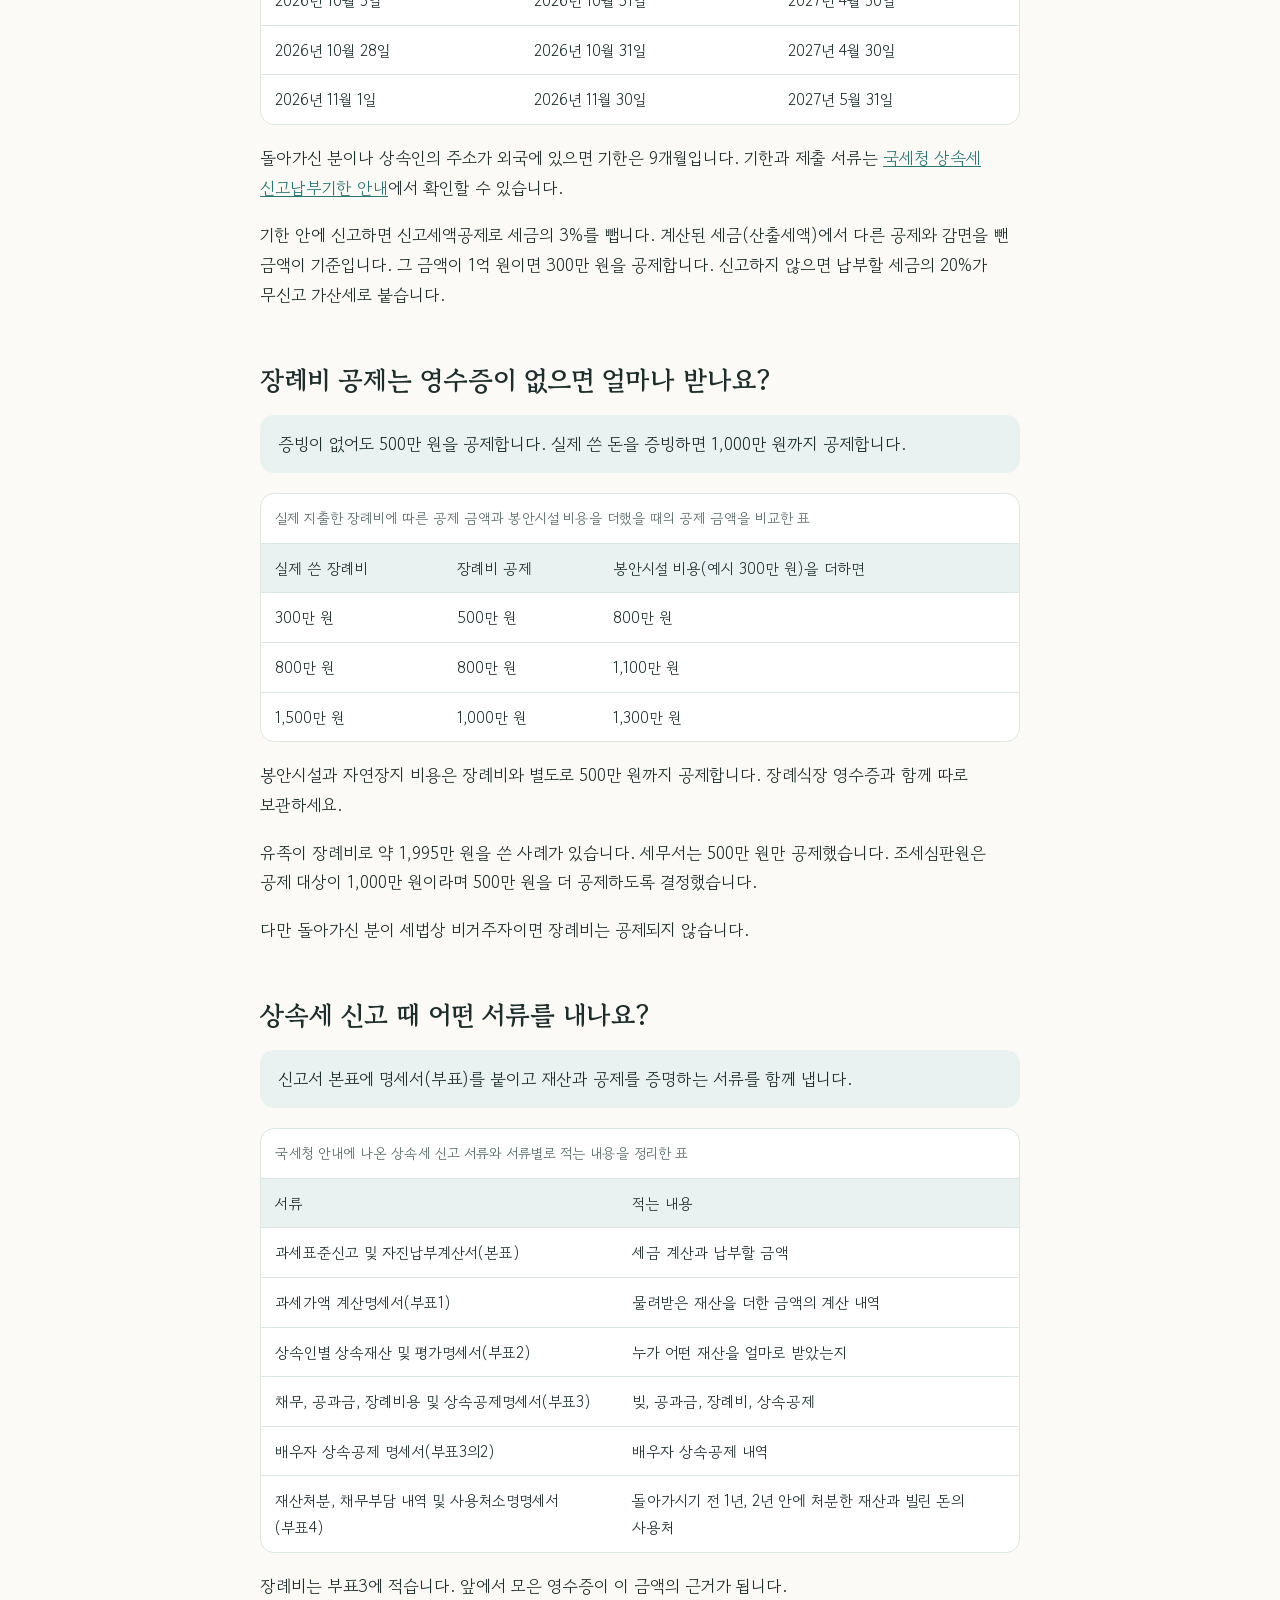
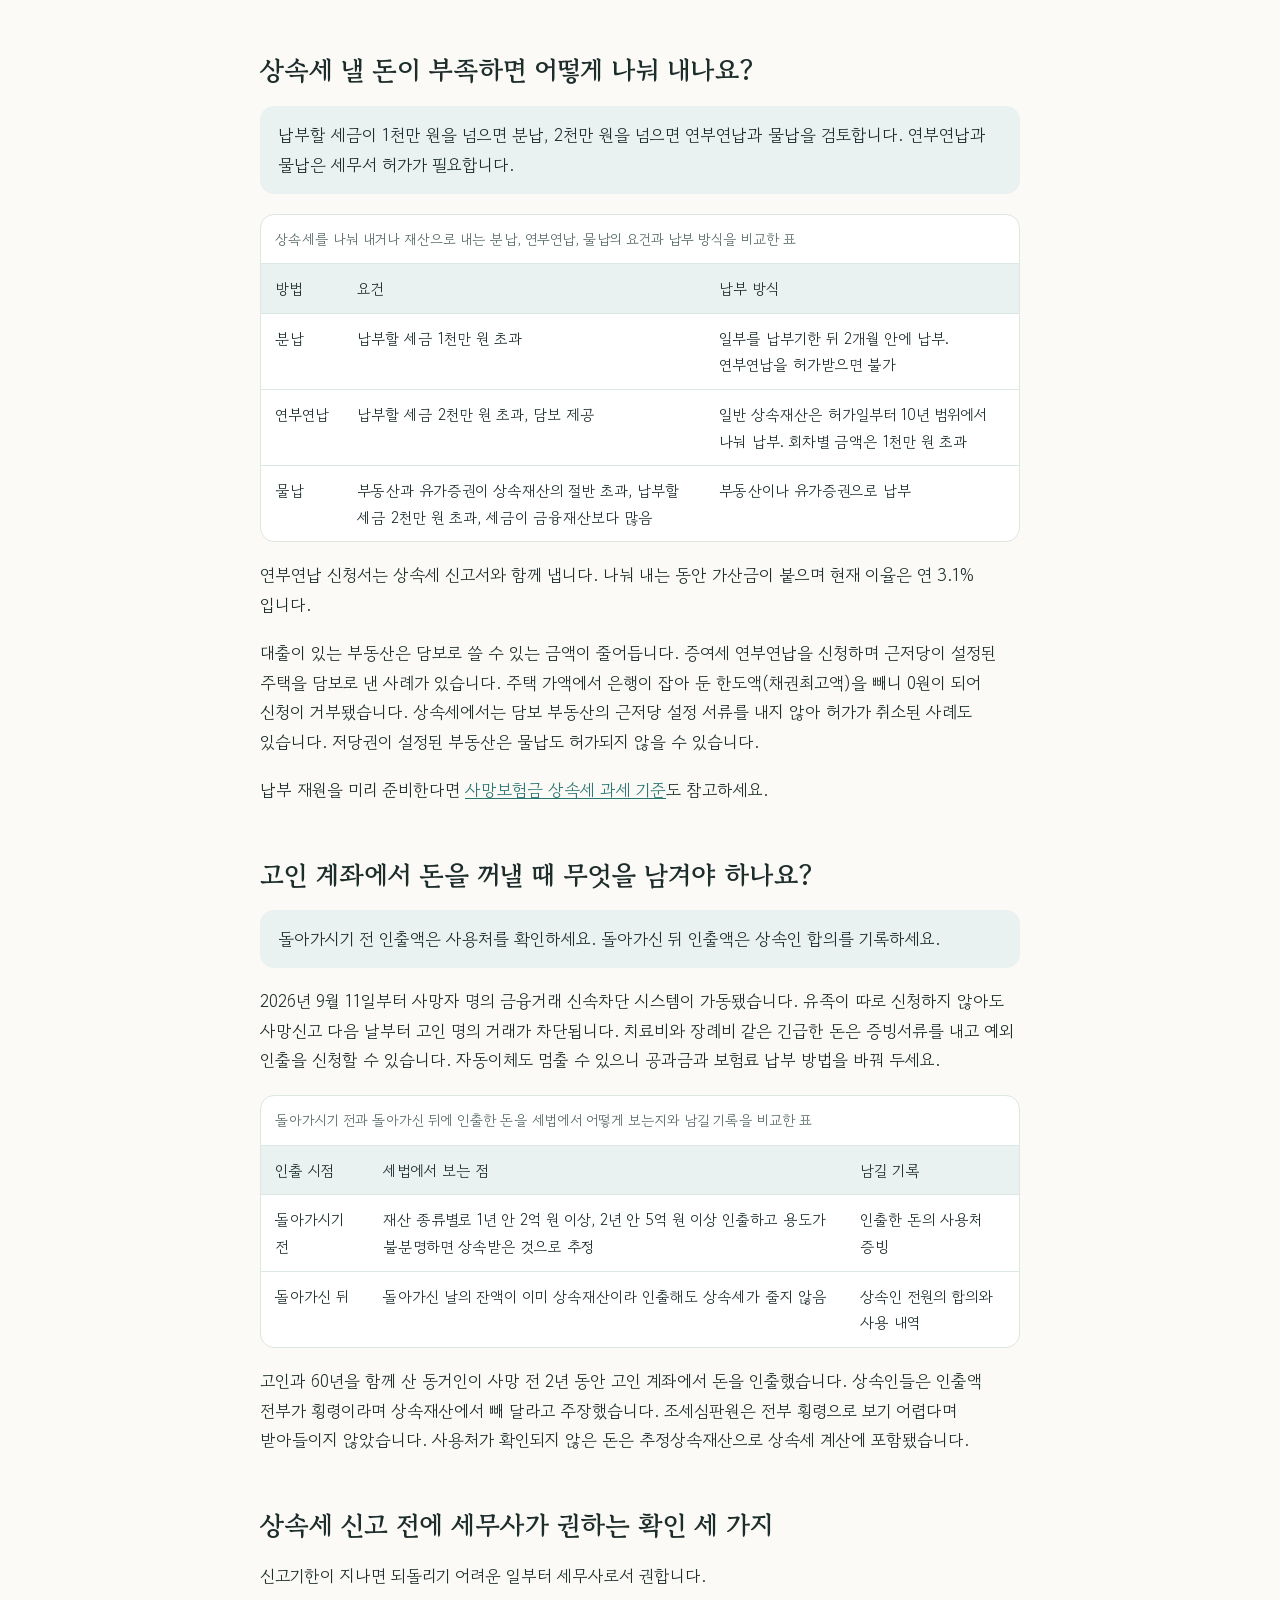
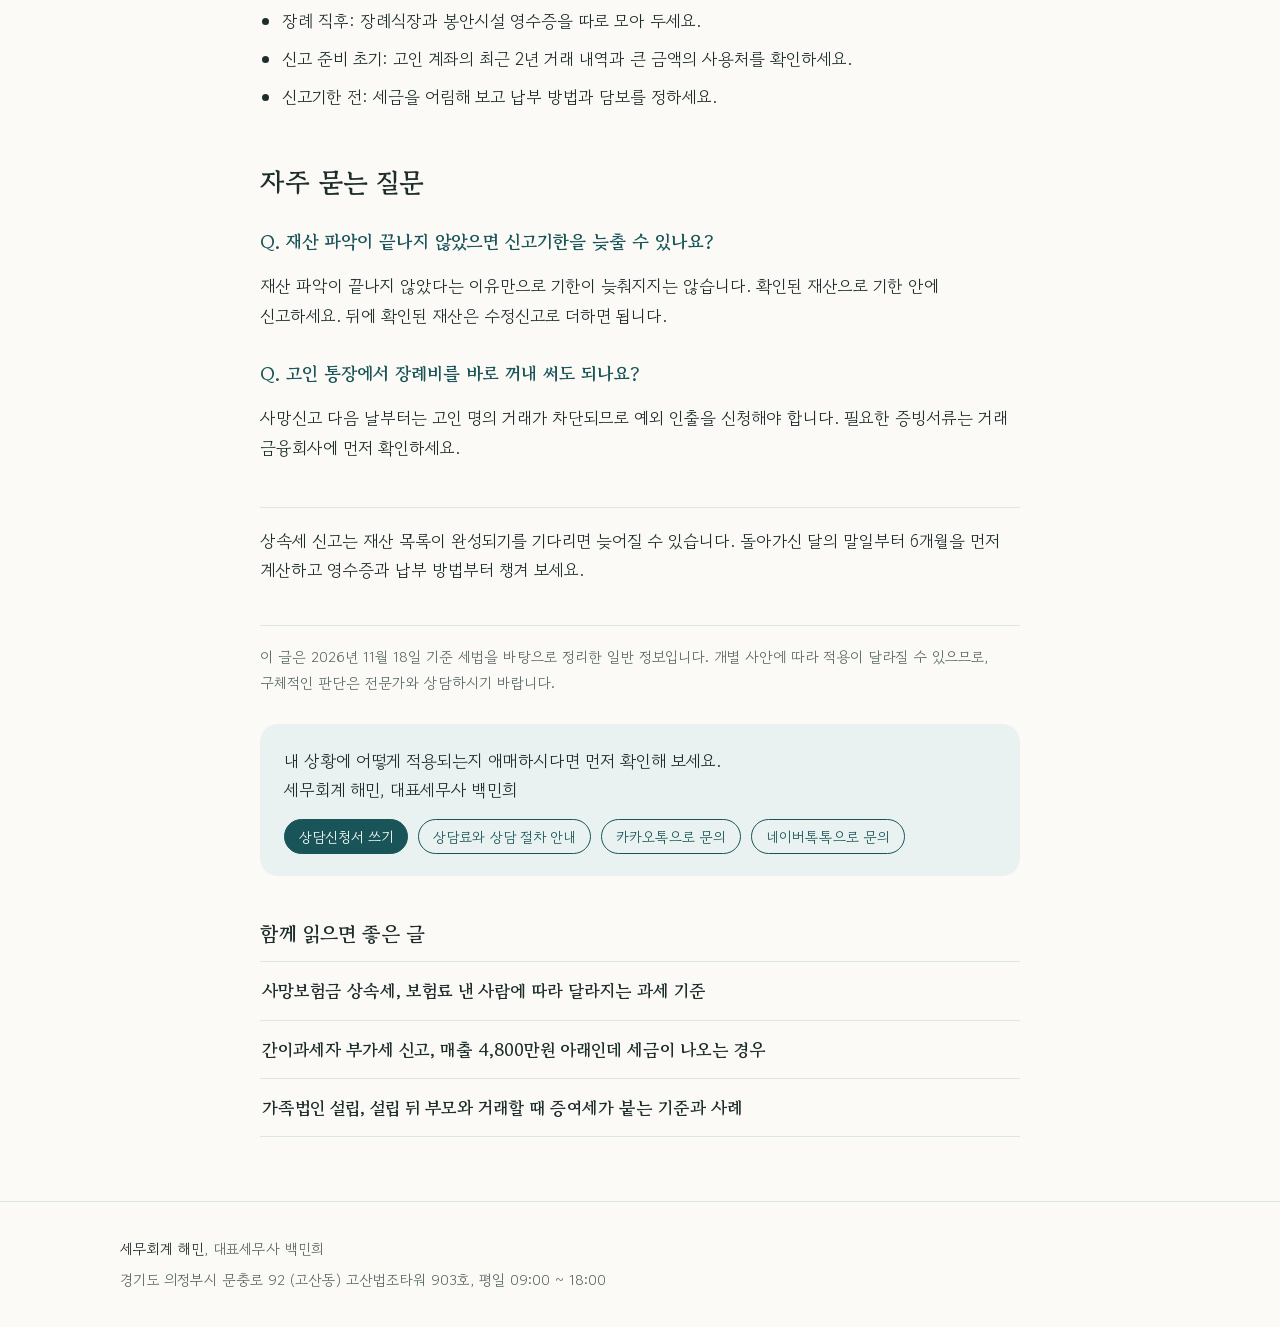
<file: column/inheritance-tax-filing-deadline/index.html>
<!doctype html>
<html lang="ko">
<head>
<meta charset="utf-8">
<meta name="viewport" content="width=device-width, initial-scale=1, viewport-fit=cover">
<title>상속세 신고기한 6개월, 유족이 순서대로 챙길 5가지 | 세무회계 해민</title>
<meta name="description" content="상속세 신고기한은 돌아가신 달의 말일부터 6개월입니다. 기한 계산, 장례비 증빙, 신고 서류, 납부 방법, 고인 계좌 인출 기록까지 유족이 순서대로 챙길 5가지를 조세심판원 사례와 표로 정리했으니 신고 전에 먼저 확인해 보세요.">
<link rel="canonical" href="https://hmintax.com/column/inheritance-tax-filing-deadline/">
<meta property="og:type" content="article">
<meta property="og:locale" content="ko_KR">
<meta property="og:site_name" content="세무회계 해민">
<meta property="og:title" content="상속세 신고기한 6개월, 유족이 순서대로 챙길 5가지 | 세무회계 해민">
<meta property="og:description" content="상속세 신고기한은 돌아가신 달의 말일부터 6개월입니다. 기한 계산, 장례비 증빙, 신고 서류, 납부 방법, 고인 계좌 인출 기록까지 유족이 순서대로 챙길 5가지를 조세심판원 사례와 표로 정리했으니 신고 전에 먼저 확인해 보세요.">
<meta property="og:url" content="https://hmintax.com/column/inheritance-tax-filing-deadline/">
<meta property="og:image" content="https://hmintax.com/og-image.jpg">
<meta property="og:image:width" content="1200">
<meta property="og:image:height" content="630">
<link rel="icon" href="/favicon.ico" sizes="48x48">
<link rel="icon" href="/icon-192.png" type="image/png" sizes="192x192">
<link rel="apple-touch-icon" href="/apple-touch-icon.png">
<link rel="preconnect" href="https://fonts.googleapis.com">
<link rel="preconnect" href="https://fonts.gstatic.com" crossorigin>
<link rel="stylesheet" href="https://fonts.googleapis.com/css2?family=Gowun+Batang:wght@400;700&family=Gowun+Dodum&display=swap">
<link rel="stylesheet" href="/column/column.css">
<script type="application/ld+json">{"@context":"https://schema.org","@type":"BlogPosting","headline":"상속세 신고기한 6개월, 유족이 순서대로 챙길 5가지","description":"상속세 신고기한은 돌아가신 달의 말일부터 6개월입니다. 기한 계산, 장례비 증빙, 신고 서류, 납부 방법, 고인 계좌 인출 기록까지 유족이 순서대로 챙길 5가지를 조세심판원 사례와 표로 정리했으니 신고 전에 먼저 확인해 보세요.","image":"https://hmintax.com/og-image.jpg","datePublished":"2026-11-18","dateModified":"2026-11-18","mainEntityOfPage":{"@type":"WebPage","@id":"https://hmintax.com/column/inheritance-tax-filing-deadline/"},"author":{"@type":"Person","name":"백민희","jobTitle":"세무사","url":"https://hmintax.com/","worksFor":{"@type":"Organization","name":"세무회계 해민","url":"https://hmintax.com/"}},"publisher":{"@type":"Organization","name":"세무회계 해민","url":"https://hmintax.com/","logo":{"@type":"ImageObject","url":"https://hmintax.com/icon-192.png"}}}</script>
<script type="application/ld+json">{"@context":"https://schema.org","@type":"BreadcrumbList","itemListElement":[{"@type":"ListItem","position":1,"name":"세무회계 해민","item":"https://hmintax.com/"},{"@type":"ListItem","position":2,"name":"세무 정보","item":"https://hmintax.com/column/"},{"@type":"ListItem","position":3,"name":"상속세 신고기한 6개월, 유족이 순서대로 챙길 5가지","item":"https://hmintax.com/column/inheritance-tax-filing-deadline/"}]}</script>
<script type="application/ld+json">{"@context":"https://schema.org","@type":"FAQPage","mainEntity":[{"@type":"Question","name":"재산 파악이 끝나지 않았으면 신고기한을 늦출 수 있나요?","acceptedAnswer":{"@type":"Answer","text":"재산 파악이 끝나지 않았다는 이유만으로 기한이 늦춰지지는 않습니다. 확인된 재산으로 기한 안에 신고하세요. 뒤에 확인된 재산은 수정신고로 더하면 됩니다."}},{"@type":"Question","name":"고인 통장에서 장례비를 바로 꺼내 써도 되나요?","acceptedAnswer":{"@type":"Answer","text":"사망신고 다음 날부터는 고인 명의 거래가 차단되므로 예외 인출을 신청해야 합니다. 필요한 증빙서류는 거래 금융회사에 먼저 확인하세요."}}]}</script>
</head>
<body>
<header class="top">
  <div class="wrap">
    <a class="brand" href="/" aria-label="세무회계 해민 처음으로">
      <img class="logo-light" src="[data-uri]" alt="세무회계 해민 로고" width="180" height="62">
      <img class="logo-dark" src="[data-uri]" alt="세무회계 해민 로고" width="180" height="62">
    </a>
    <nav class="site-nav" aria-label="홈페이지 메뉴"><ul><li><a href="/#how">일하는 방식</a></li><li><a href="/#work">함께하는 일</a></li><li><a href="/#flow">상담 절차</a></li><li><a href="/#faq">자주 묻는 질문</a></li><li><a href="/column/" aria-current="true">세무 정보</a></li><li><a href="/#contact">오시는 길</a></li></ul></nav>
    <a class="btn primary small" href="/#contact">상담 문의</a>
  </div>
</header>
<main class="column-page">
  <div class="wrap">
    <nav aria-label="현재 위치"><ol class="crumbs"><li><a href="/">세무회계 해민</a></li><li><a href="/column/">세무 정보</a></li></ol></nav>
    <article>
      <span class="post-cat">상속과 증여</span>
      <h1>상속세 신고기한 6개월, 유족이 순서대로 챙길 5가지</h1>
      <p class="post-meta">작성 및 검수: 세무회계 해민, 대표세무사 백민희<br>발행 2026년 11월 18일</p>
      <div class="post-body">
<div class="brief">
<h2>상속세 신고기한은 돌아가신 달의 말일부터 6개월입니다</h2>
<p>상속세는 돌아가신 날이 아니라 그 달의 말일부터 6개월 안에 신고합니다. 기한 안에 신고하면 세금의 3%를 공제받습니다. 신고하지 않으면 무신고 가산세가 붙습니다.</p>
<ul>
<li>장례비는 증빙이 없어도 500만 원, 증빙을 갖추면 1,000만 원까지 공제합니다. 봉안시설과 자연장지 비용은 500만 원까지 따로 공제합니다.</li>
<li>납부할 세금이 1천만 원을 넘으면 분납, 2천만 원을 넘으면 연부연납을 신청할 수 있습니다.</li>
<li>사망신고 다음 날부터 고인 명의 금융거래가 차단됩니다. 장례비와 치료비는 예외 인출을 신청합니다.</li>
</ul>
</div>
<p>안녕하세요. 고객의 고민을 해결하는 <strong>세무회계 해민</strong> 대표세무사 백민희입니다.</p>
<p><em>"장례를 치르느라 아무것도 못 했는데, 상속세 신고는 언제까지 해야 하나요?"</em></p>
<p>상을 치른 유족이 묻는 질문입니다. 6개월 안에 챙길 일을 순서대로 정리했습니다.</p>
<div class="table-wrap"><table><caption>상속세 신고 전에 유족이 챙길 다섯 가지와 각각 확인할 내용을 순서대로 정리한 표</caption>
<thead>
<tr>
<th>순서</th>
<th>챙길 일</th>
<th>확인할 내용</th>
</tr>
</thead>
<tbody>
<tr>
<td>1</td>
<td>신고기한 계산</td>
<td>돌아가신 달의 말일부터 6개월</td>
</tr>
<tr>
<td>2</td>
<td>장례비 증빙 모으기</td>
<td>장례비와 봉안시설 비용 영수증</td>
</tr>
<tr>
<td>3</td>
<td>신고 서류 준비</td>
<td>신고서와 명세서</td>
</tr>
<tr>
<td>4</td>
<td>납부 방법 정하기</td>
<td>분납, 연부연납, 물납 가능 여부</td>
</tr>
<tr>
<td>5</td>
<td>고인 계좌 기록 정리</td>
<td>사망 전후 인출 내역과 사용처</td>
</tr>
</tbody>
</table></div>
<h2>상속세 신고기한 6개월은 언제부터 세나요?</h2>
<p class="answer">돌아가신 날이 아니라 그 달의 말일부터 셉니다. 같은 달에 돌아가셨다면 날짜와 관계없이 기한이 같습니다.</p>
<div class="table-wrap"><table><caption>돌아가신 날짜에 따라 기한을 세기 시작하는 날과 상속세 신고기한이 어떻게 정해지는지 비교한 표</caption>
<thead>
<tr>
<th>돌아가신 날</th>
<th>세기 시작하는 날</th>
<th>상속세 신고기한</th>
</tr>
</thead>
<tbody>
<tr>
<td>2026년 10월 3일</td>
<td>2026년 10월 31일</td>
<td>2027년 4월 30일</td>
</tr>
<tr>
<td>2026년 10월 28일</td>
<td>2026년 10월 31일</td>
<td>2027년 4월 30일</td>
</tr>
<tr>
<td>2026년 11월 1일</td>
<td>2026년 11월 30일</td>
<td>2027년 5월 31일</td>
</tr>
</tbody>
</table></div>
<p>돌아가신 분이나 상속인의 주소가 외국에 있으면 기한은 9개월입니다. 기한과 제출 서류는 <a href="https://www.nts.go.kr/nts/cm/cntnts/cntntsView.do?mi=2325&amp;cntntsId=7719" target="_blank" rel="noopener">국세청 상속세 신고납부기한 안내</a>에서 확인할 수 있습니다.</p>
<p>기한 안에 신고하면 신고세액공제로 세금의 3%를 뺍니다. 계산된 세금(산출세액)에서 다른 공제와 감면을 뺀 금액이 기준입니다. 그 금액이 1억 원이면 300만 원을 공제합니다. 신고하지 않으면 납부할 세금의 20%가 무신고 가산세로 붙습니다.</p>
<h2>장례비 공제는 영수증이 없으면 얼마나 받나요?</h2>
<p class="answer">증빙이 없어도 500만 원을 공제합니다. 실제 쓴 돈을 증빙하면 1,000만 원까지 공제합니다.</p>
<div class="table-wrap"><table><caption>실제 지출한 장례비에 따른 공제 금액과 봉안시설 비용을 더했을 때의 공제 금액을 비교한 표</caption>
<thead>
<tr>
<th>실제 쓴 장례비</th>
<th>장례비 공제</th>
<th>봉안시설 비용(예시 300만 원)을 더하면</th>
</tr>
</thead>
<tbody>
<tr>
<td>300만 원</td>
<td>500만 원</td>
<td>800만 원</td>
</tr>
<tr>
<td>800만 원</td>
<td>800만 원</td>
<td>1,100만 원</td>
</tr>
<tr>
<td>1,500만 원</td>
<td>1,000만 원</td>
<td>1,300만 원</td>
</tr>
</tbody>
</table></div>
<p>봉안시설과 자연장지 비용은 장례비와 별도로 500만 원까지 공제합니다. 장례식장 영수증과 함께 따로 보관하세요.</p>
<p>유족이 장례비로 약 1,995만 원을 쓴 사례가 있습니다. 세무서는 500만 원만 공제했습니다. 조세심판원은 공제 대상이 1,000만 원이라며 500만 원을 더 공제하도록 결정했습니다.</p>
<p>다만 돌아가신 분이 세법상 비거주자이면 장례비는 공제되지 않습니다.</p>
<h2>상속세 신고 때 어떤 서류를 내나요?</h2>
<p class="answer">신고서 본표에 명세서(부표)를 붙이고 재산과 공제를 증명하는 서류를 함께 냅니다.</p>
<div class="table-wrap"><table><caption>국세청 안내에 나온 상속세 신고 서류와 서류별로 적는 내용을 정리한 표</caption>
<thead>
<tr>
<th>서류</th>
<th>적는 내용</th>
</tr>
</thead>
<tbody>
<tr>
<td>과세표준신고 및 자진납부계산서(본표)</td>
<td>세금 계산과 납부할 금액</td>
</tr>
<tr>
<td>과세가액 계산명세서(부표1)</td>
<td>물려받은 재산을 더한 금액의 계산 내역</td>
</tr>
<tr>
<td>상속인별 상속재산 및 평가명세서(부표2)</td>
<td>누가 어떤 재산을 얼마로 받았는지</td>
</tr>
<tr>
<td>채무, 공과금, 장례비용 및 상속공제명세서(부표3)</td>
<td>빚, 공과금, 장례비, 상속공제</td>
</tr>
<tr>
<td>배우자 상속공제 명세서(부표3의2)</td>
<td>배우자 상속공제 내역</td>
</tr>
<tr>
<td>재산처분, 채무부담 내역 및 사용처소명명세서(부표4)</td>
<td>돌아가시기 전 1년, 2년 안에 처분한 재산과 빌린 돈의 사용처</td>
</tr>
</tbody>
</table></div>
<p>장례비는 부표3에 적습니다. 앞에서 모은 영수증이 이 금액의 근거가 됩니다.</p>
<h2>상속세 낼 돈이 부족하면 어떻게 나눠 내나요?</h2>
<p class="answer">납부할 세금이 1천만 원을 넘으면 분납, 2천만 원을 넘으면 연부연납과 물납을 검토합니다. 연부연납과 물납은 세무서 허가가 필요합니다.</p>
<div class="table-wrap"><table><caption>상속세를 나눠 내거나 재산으로 내는 분납, 연부연납, 물납의 요건과 납부 방식을 비교한 표</caption>
<thead>
<tr>
<th>방법</th>
<th>요건</th>
<th>납부 방식</th>
</tr>
</thead>
<tbody>
<tr>
<td>분납</td>
<td>납부할 세금 1천만 원 초과</td>
<td>일부를 납부기한 뒤 2개월 안에 납부. 연부연납을 허가받으면 불가</td>
</tr>
<tr>
<td>연부연납</td>
<td>납부할 세금 2천만 원 초과, 담보 제공</td>
<td>일반 상속재산은 허가일부터 10년 범위에서 나눠 납부. 회차별 금액은 1천만 원 초과</td>
</tr>
<tr>
<td>물납</td>
<td>부동산과 유가증권이 상속재산의 절반 초과, 납부할 세금 2천만 원 초과, 세금이 금융재산보다 많음</td>
<td>부동산이나 유가증권으로 납부</td>
</tr>
</tbody>
</table></div>
<p>연부연납 신청서는 상속세 신고서와 함께 냅니다. 나눠 내는 동안 가산금이 붙으며 현재 이율은 연 3.1%입니다.</p>
<p>대출이 있는 부동산은 담보로 쓸 수 있는 금액이 줄어듭니다. 증여세 연부연납을 신청하며 근저당이 설정된 주택을 담보로 낸 사례가 있습니다. 주택 가액에서 은행이 잡아 둔 한도액(채권최고액)을 빼니 0원이 되어 신청이 거부됐습니다. 상속세에서는 담보 부동산의 근저당 설정 서류를 내지 않아 허가가 취소된 사례도 있습니다. 저당권이 설정된 부동산은 물납도 허가되지 않을 수 있습니다.</p>
<p>납부 재원을 미리 준비한다면 <a href="/column/death-insurance-inheritance-tax/">사망보험금 상속세 과세 기준</a>도 참고하세요.</p>
<h2>고인 계좌에서 돈을 꺼낼 때 무엇을 남겨야 하나요?</h2>
<p class="answer">돌아가시기 전 인출액은 사용처를 확인하세요. 돌아가신 뒤 인출액은 상속인 합의를 기록하세요.</p>
<p>2026년 9월 11일부터 사망자 명의 금융거래 신속차단 시스템이 가동됐습니다. 유족이 따로 신청하지 않아도 사망신고 다음 날부터 고인 명의 거래가 차단됩니다. 치료비와 장례비 같은 긴급한 돈은 증빙서류를 내고 예외 인출을 신청할 수 있습니다. 자동이체도 멈출 수 있으니 공과금과 보험료 납부 방법을 바꿔 두세요.</p>
<div class="table-wrap"><table><caption>돌아가시기 전과 돌아가신 뒤에 인출한 돈을 세법에서 어떻게 보는지와 남길 기록을 비교한 표</caption>
<thead>
<tr>
<th>인출 시점</th>
<th>세법에서 보는 점</th>
<th>남길 기록</th>
</tr>
</thead>
<tbody>
<tr>
<td>돌아가시기 전</td>
<td>재산 종류별로 1년 안 2억 원 이상, 2년 안 5억 원 이상 인출하고 용도가 불분명하면 상속받은 것으로 추정</td>
<td>인출한 돈의 사용처 증빙</td>
</tr>
<tr>
<td>돌아가신 뒤</td>
<td>돌아가신 날의 잔액이 이미 상속재산이라 인출해도 상속세가 줄지 않음</td>
<td>상속인 전원의 합의와 사용 내역</td>
</tr>
</tbody>
</table></div>
<p>고인과 60년을 함께 산 동거인이 사망 전 2년 동안 고인 계좌에서 돈을 인출했습니다. 상속인들은 인출액 전부가 횡령이라며 상속재산에서 빼 달라고 주장했습니다. 조세심판원은 전부 횡령으로 보기 어렵다며 받아들이지 않았습니다. 사용처가 확인되지 않은 돈은 추정상속재산으로 상속세 계산에 포함됐습니다.</p>
<h2>상속세 신고 전에 세무사가 권하는 확인 세 가지</h2>
<p>신고기한이 지나면 되돌리기 어려운 일부터 세무사로서 권합니다.</p>
<ul>
<li>장례 직후: 장례식장과 봉안시설 영수증을 따로 모아 두세요.</li>
<li>신고 준비 초기: 고인 계좌의 최근 2년 거래 내역과 큰 금액의 사용처를 확인하세요.</li>
<li>신고기한 전: 세금을 어림해 보고 납부 방법과 담보를 정하세요.</li>
</ul>
<h2>자주 묻는 질문</h2>
<h3>Q. 재산 파악이 끝나지 않았으면 신고기한을 늦출 수 있나요?</h3>
<p>재산 파악이 끝나지 않았다는 이유만으로 기한이 늦춰지지는 않습니다. 확인된 재산으로 기한 안에 신고하세요. 뒤에 확인된 재산은 수정신고로 더하면 됩니다.</p>
<h3>Q. 고인 통장에서 장례비를 바로 꺼내 써도 되나요?</h3>
<p>사망신고 다음 날부터는 고인 명의 거래가 차단되므로 예외 인출을 신청해야 합니다. 필요한 증빙서류는 거래 금융회사에 먼저 확인하세요.</p>
<hr>
<p>상속세 신고는 재산 목록이 완성되기를 기다리면 늦어질 수 있습니다. 돌아가신 달의 말일부터 6개월을 먼저 계산하고 영수증과 납부 방법부터 챙겨 보세요.</p>
      </div>
      <p class="post-note">이 글은 2026년 11월 18일 기준 세법을 바탕으로 정리한 일반 정보입니다. 개별 사안에 따라 적용이 달라질 수 있으므로, 구체적인 판단은 전문가와 상담하시기 바랍니다.</p>
      <aside class="post-cta">
        <p>내 상황에 어떻게 적용되는지 애매하시다면 먼저 확인해 보세요.<br>세무회계 해민, 대표세무사 백민희</p>
        <div class="cta-row"><a class="btn primary small" href="https://forms.gle/bYHpUp7RU89vCtaz8" target="_blank" rel="noopener">상담신청서 쓰기</a><a class="btn ghost small" href="https://blog.naver.com/hmintax/224391888302" target="_blank" rel="noopener">상담료와 상담 절차 안내</a><a class="btn ghost small" href="https://pf.kakao.com/_CWnRG" target="_blank" rel="noopener">카카오톡으로 문의</a><a class="btn ghost small" href="https://talk.naver.com/ct/w43b8y" target="_blank" rel="noopener">네이버톡톡으로 문의</a></div>
      </aside>
    </article>
    <section class="related"><h2>함께 읽으면 좋은 글</h2><ul class="column-list"><li><a href="/column/death-insurance-inheritance-tax/"><span class="t">사망보험금 상속세, 보험료 낸 사람에 따라 달라지는 과세 기준</span></a></li><li><a href="/column/simplified-taxpayer-vat-filing-exemption/"><span class="t">간이과세자 부가세 신고, 매출 4,800만원 아래인데 세금이 나오는 경우</span></a></li><li><a href="/column/family-corporation-setup-gift-tax-cases/"><span class="t">가족법인 설립, 설립 뒤 부모와 거래할 때 증여세가 붙는 기준과 사례</span></a></li></ul></section>
  </div>
</main>
<footer>
  <div class="wrap">
    <p><strong>세무회계 해민</strong>, 대표세무사 백민희</p>
    <p>경기도 의정부시 문충로 92 (고산동) 고산법조타워 903호, 평일 09:00 ~ 18:00</p>
  </div>
</footer>
</body>
</html>
</file>
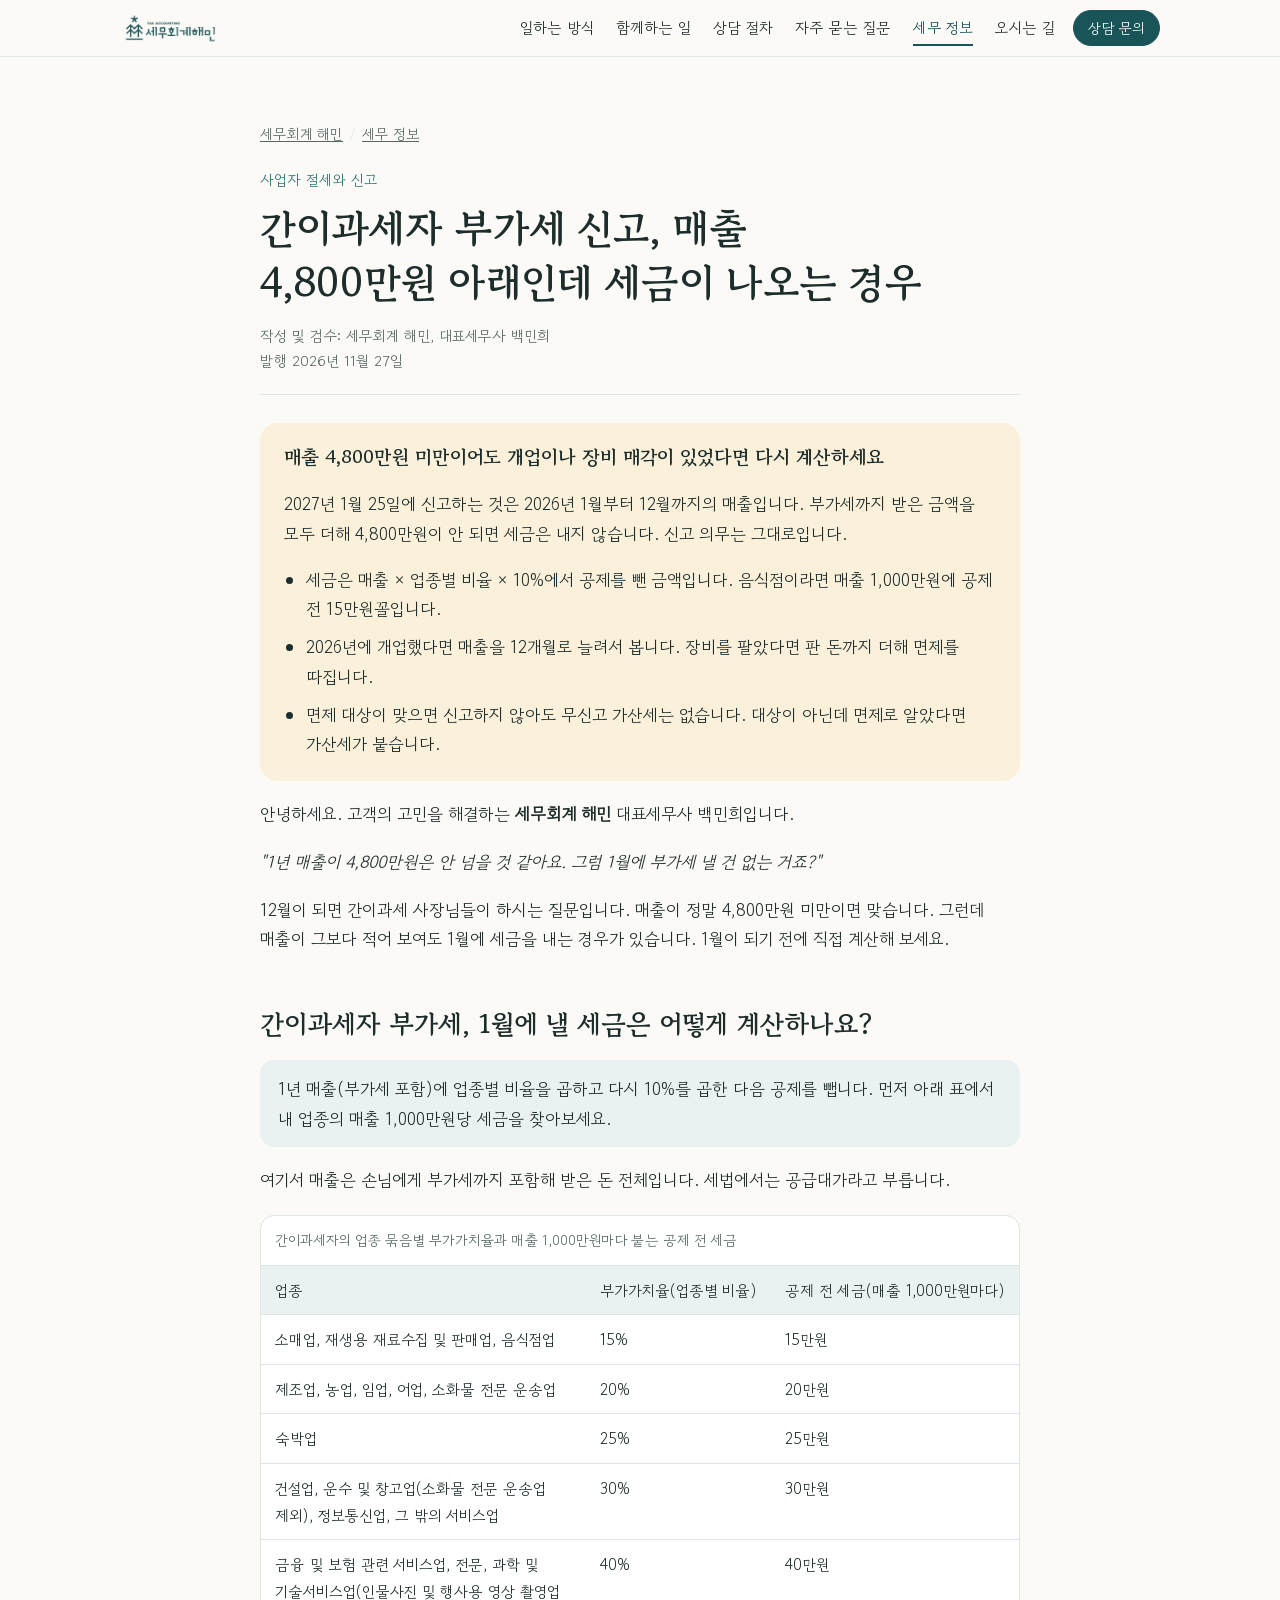
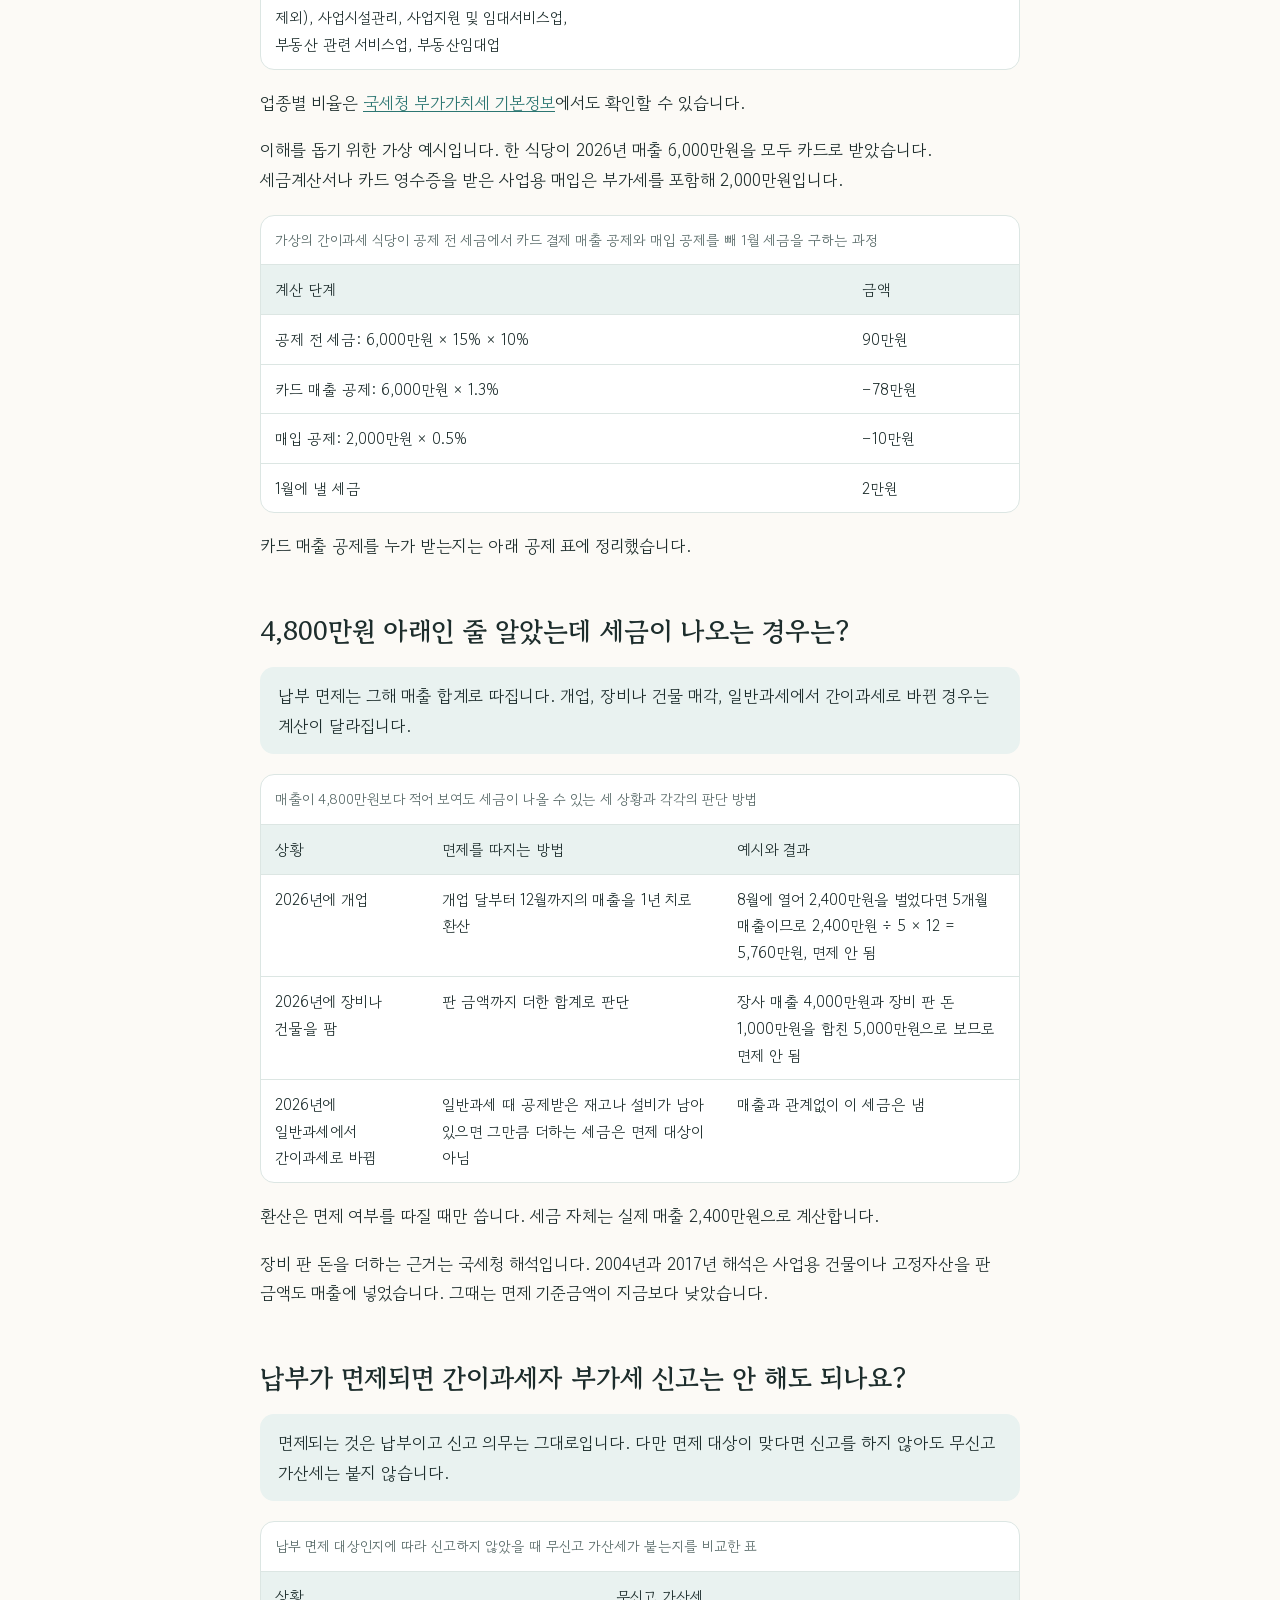
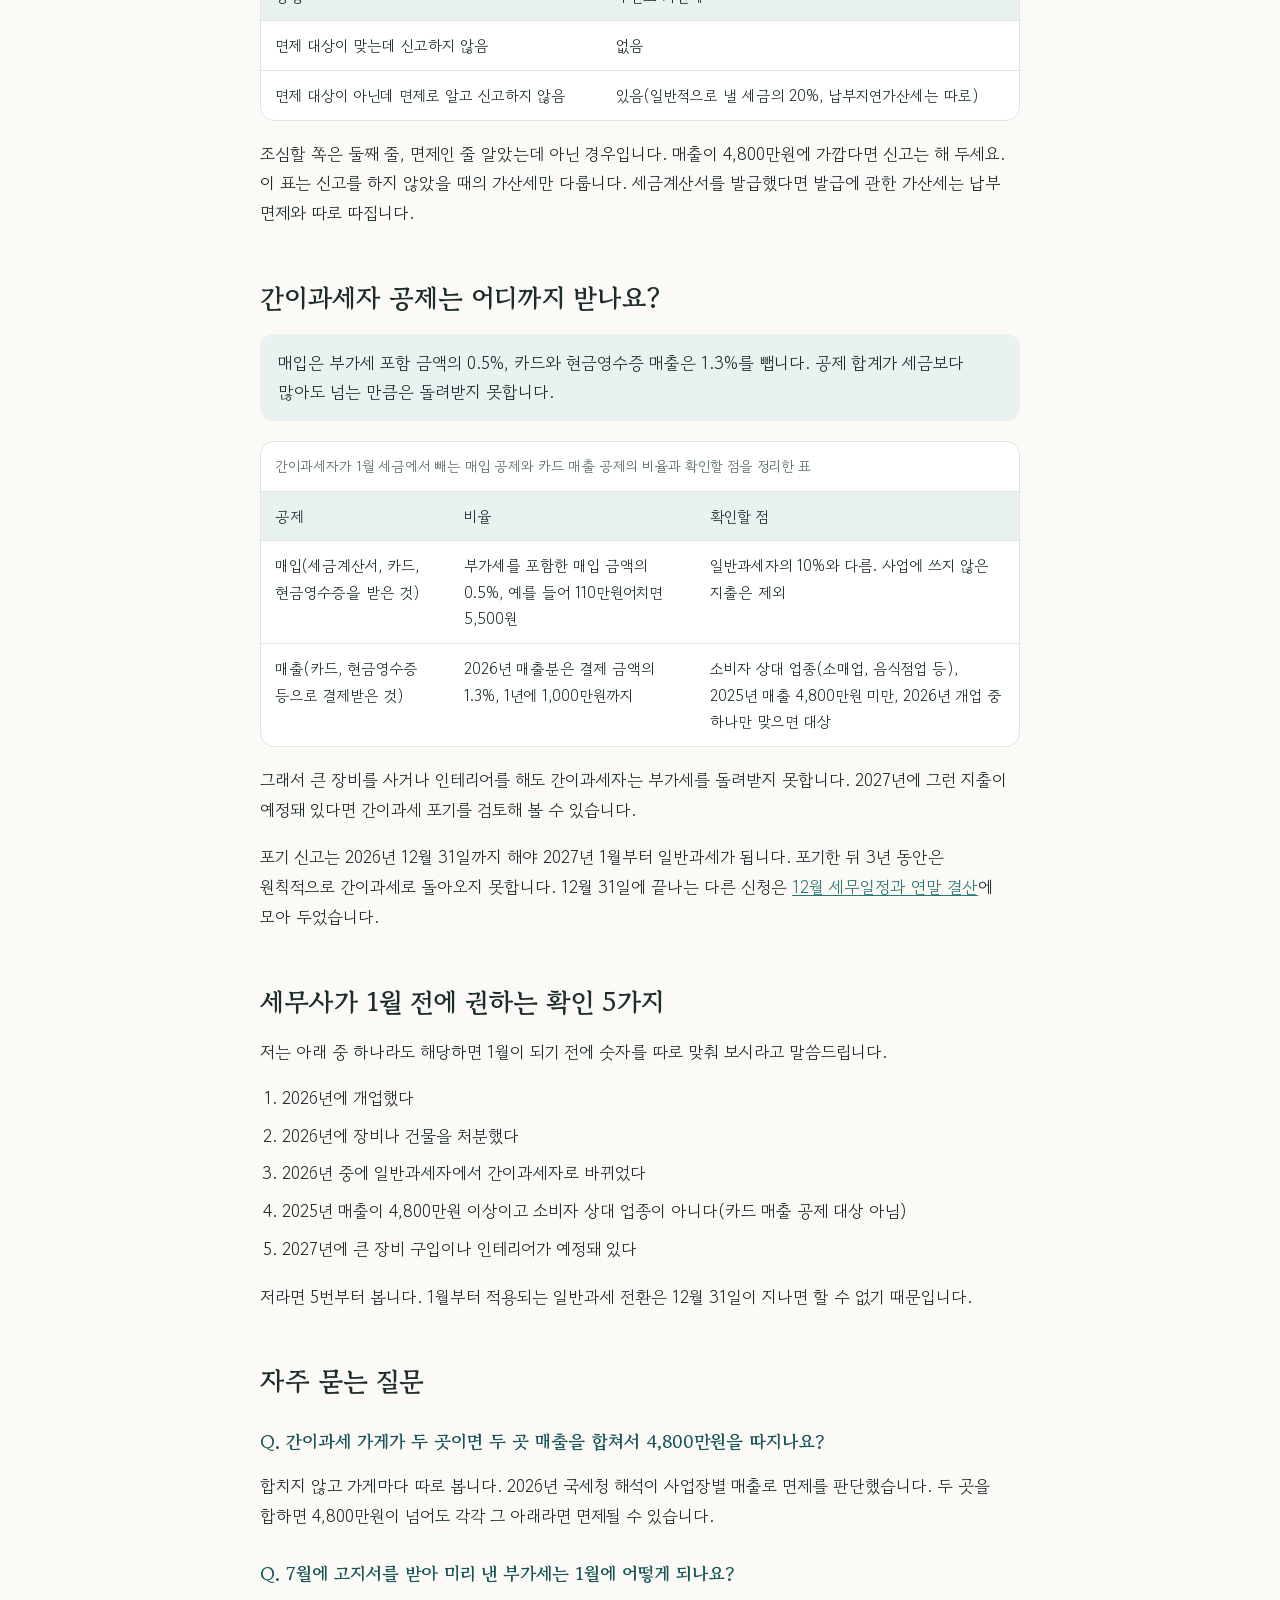
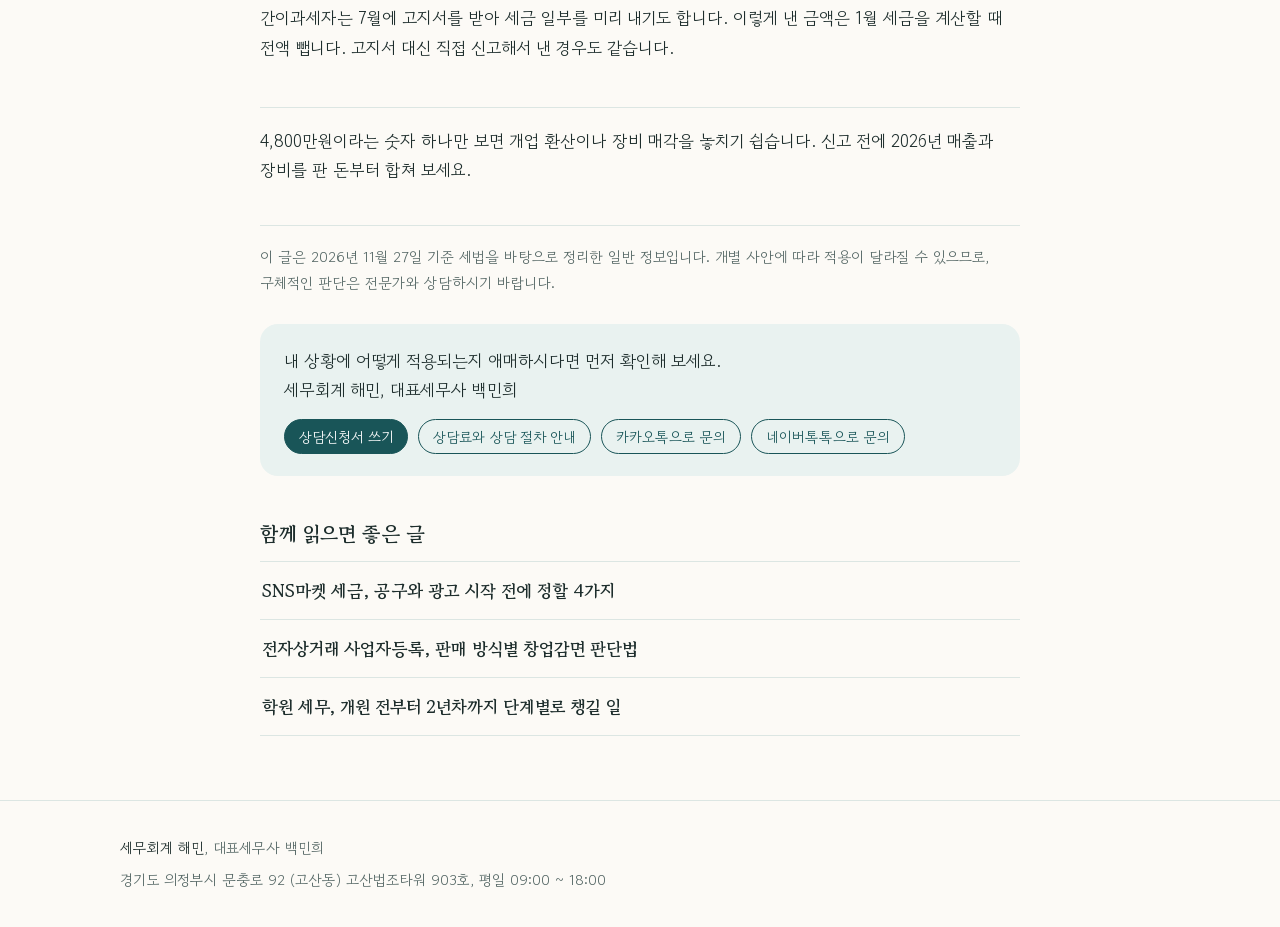
<file: column/simplified-taxpayer-vat-filing-exemption/index.html>
<!doctype html>
<html lang="ko">
<head>
<meta charset="utf-8">
<meta name="viewport" content="width=device-width, initial-scale=1, viewport-fit=cover">
<title>간이과세자 부가세 신고, 매출 4,800만원 아래인데 세금이 나오는 경우 | 세무회계 해민</title>
<meta name="description" content="간이과세자는 1년 매출이 4,800만원 미만이면 1월 부가세 납부가 면제됩니다. 그해 개업했거나 장비를 팔았다면 그 아래로 보여도 세금이 나옵니다. 업종별 계산 방법과 면제가 안 되는 경우, 신고 의무와 공제를 표로 정리했습니다.">
<link rel="canonical" href="https://hmintax.com/column/simplified-taxpayer-vat-filing-exemption/">
<meta property="og:type" content="article">
<meta property="og:locale" content="ko_KR">
<meta property="og:site_name" content="세무회계 해민">
<meta property="og:title" content="간이과세자 부가세 신고, 매출 4,800만원 아래인데 세금이 나오는 경우 | 세무회계 해민">
<meta property="og:description" content="간이과세자는 1년 매출이 4,800만원 미만이면 1월 부가세 납부가 면제됩니다. 그해 개업했거나 장비를 팔았다면 그 아래로 보여도 세금이 나옵니다. 업종별 계산 방법과 면제가 안 되는 경우, 신고 의무와 공제를 표로 정리했습니다.">
<meta property="og:url" content="https://hmintax.com/column/simplified-taxpayer-vat-filing-exemption/">
<meta property="og:image" content="https://hmintax.com/og-image.jpg">
<meta property="og:image:width" content="1200">
<meta property="og:image:height" content="630">
<link rel="icon" href="/favicon.ico" sizes="48x48">
<link rel="icon" href="/icon-192.png" type="image/png" sizes="192x192">
<link rel="apple-touch-icon" href="/apple-touch-icon.png">
<link rel="preconnect" href="https://fonts.googleapis.com">
<link rel="preconnect" href="https://fonts.gstatic.com" crossorigin>
<link rel="stylesheet" href="https://fonts.googleapis.com/css2?family=Gowun+Batang:wght@400;700&family=Gowun+Dodum&display=swap">
<link rel="stylesheet" href="/column/column.css">
<script type="application/ld+json">{"@context":"https://schema.org","@type":"BlogPosting","headline":"간이과세자 부가세 신고, 매출 4,800만원 아래인데 세금이 나오는 경우","description":"간이과세자는 1년 매출이 4,800만원 미만이면 1월 부가세 납부가 면제됩니다. 그해 개업했거나 장비를 팔았다면 그 아래로 보여도 세금이 나옵니다. 업종별 계산 방법과 면제가 안 되는 경우, 신고 의무와 공제를 표로 정리했습니다.","image":"https://hmintax.com/og-image.jpg","datePublished":"2026-11-27","dateModified":"2026-11-27","mainEntityOfPage":{"@type":"WebPage","@id":"https://hmintax.com/column/simplified-taxpayer-vat-filing-exemption/"},"author":{"@type":"Person","name":"백민희","jobTitle":"세무사","url":"https://hmintax.com/","worksFor":{"@type":"Organization","name":"세무회계 해민","url":"https://hmintax.com/"}},"publisher":{"@type":"Organization","name":"세무회계 해민","url":"https://hmintax.com/","logo":{"@type":"ImageObject","url":"https://hmintax.com/icon-192.png"}}}</script>
<script type="application/ld+json">{"@context":"https://schema.org","@type":"BreadcrumbList","itemListElement":[{"@type":"ListItem","position":1,"name":"세무회계 해민","item":"https://hmintax.com/"},{"@type":"ListItem","position":2,"name":"세무 정보","item":"https://hmintax.com/column/"},{"@type":"ListItem","position":3,"name":"간이과세자 부가세 신고, 매출 4,800만원 아래인데 세금이 나오는 경우","item":"https://hmintax.com/column/simplified-taxpayer-vat-filing-exemption/"}]}</script>
<script type="application/ld+json">{"@context":"https://schema.org","@type":"FAQPage","mainEntity":[{"@type":"Question","name":"간이과세 가게가 두 곳이면 두 곳 매출을 합쳐서 4,800만원을 따지나요?","acceptedAnswer":{"@type":"Answer","text":"합치지 않고 가게마다 따로 봅니다. 2026년 국세청 해석이 사업장별 매출로 면제를 판단했습니다. 두 곳을 합하면 4,800만원이 넘어도 각각 그 아래라면 면제될 수 있습니다."}},{"@type":"Question","name":"7월에 고지서를 받아 미리 낸 부가세는 1월에 어떻게 되나요?","acceptedAnswer":{"@type":"Answer","text":"간이과세자는 7월에 고지서를 받아 세금 일부를 미리 내기도 합니다. 이렇게 낸 금액은 1월 세금을 계산할 때 전액 뺍니다. 고지서 대신 직접 신고해서 낸 경우도 같습니다."}}]}</script>
</head>
<body>
<header class="top">
  <div class="wrap">
    <a class="brand" href="/" aria-label="세무회계 해민 처음으로">
      <img class="logo-light" src="[data-uri]" alt="세무회계 해민 로고" width="180" height="62">
      <img class="logo-dark" src="[data-uri]" alt="세무회계 해민 로고" width="180" height="62">
    </a>
    <nav class="site-nav" aria-label="홈페이지 메뉴"><ul><li><a href="/#how">일하는 방식</a></li><li><a href="/#work">함께하는 일</a></li><li><a href="/#flow">상담 절차</a></li><li><a href="/#faq">자주 묻는 질문</a></li><li><a href="/column/" aria-current="true">세무 정보</a></li><li><a href="/#contact">오시는 길</a></li></ul></nav>
    <a class="btn primary small" href="/#contact">상담 문의</a>
  </div>
</header>
<main class="column-page">
  <div class="wrap">
    <nav aria-label="현재 위치"><ol class="crumbs"><li><a href="/">세무회계 해민</a></li><li><a href="/column/">세무 정보</a></li></ol></nav>
    <article>
      <span class="post-cat">사업자 절세와 신고</span>
      <h1>간이과세자 부가세 신고, 매출 4,800만원 아래인데 세금이 나오는 경우</h1>
      <p class="post-meta">작성 및 검수: 세무회계 해민, 대표세무사 백민희<br>발행 2026년 11월 27일</p>
      <div class="post-body">
<div class="brief">
<h2>매출 4,800만원 미만이어도 개업이나 장비 매각이 있었다면 다시 계산하세요</h2>
<p>2027년 1월 25일에 신고하는 것은 2026년 1월부터 12월까지의 매출입니다. 부가세까지 받은 금액을 모두 더해 4,800만원이 안 되면 세금은 내지 않습니다. 신고 의무는 그대로입니다.</p>
<ul>
<li>세금은 매출 × 업종별 비율 × 10%에서 공제를 뺀 금액입니다. 음식점이라면 매출 1,000만원에 공제 전 15만원꼴입니다.</li>
<li>2026년에 개업했다면 매출을 12개월로 늘려서 봅니다. 장비를 팔았다면 판 돈까지 더해 면제를 따집니다.</li>
<li>면제 대상이 맞으면 신고하지 않아도 무신고 가산세는 없습니다. 대상이 아닌데 면제로 알았다면 가산세가 붙습니다.</li>
</ul>
</div>
<p>안녕하세요. 고객의 고민을 해결하는 <strong>세무회계 해민</strong> 대표세무사 백민희입니다.</p>
<p><em>"1년 매출이 4,800만원은 안 넘을 것 같아요. 그럼 1월에 부가세 낼 건 없는 거죠?"</em></p>
<p>12월이 되면 간이과세 사장님들이 하시는 질문입니다. 매출이 정말 4,800만원 미만이면 맞습니다. 그런데 매출이 그보다 적어 보여도 1월에 세금을 내는 경우가 있습니다. 1월이 되기 전에 직접 계산해 보세요.</p>
<h2>간이과세자 부가세, 1월에 낼 세금은 어떻게 계산하나요?</h2>
<p class="answer">1년 매출(부가세 포함)에 업종별 비율을 곱하고 다시 10%를 곱한 다음 공제를 뺍니다. 먼저 아래 표에서 내 업종의 매출 1,000만원당 세금을 찾아보세요.</p>
<p>여기서 매출은 손님에게 부가세까지 포함해 받은 돈 전체입니다. 세법에서는 공급대가라고 부릅니다.</p>
<div class="table-wrap"><table><caption>간이과세자의 업종 묶음별 부가가치율과 매출 1,000만원마다 붙는 공제 전 세금</caption>
<thead>
<tr>
<th>업종</th>
<th>부가가치율(업종별 비율)</th>
<th>공제 전 세금(매출 1,000만원마다)</th>
</tr>
</thead>
<tbody>
<tr>
<td>소매업, 재생용 재료수집 및 판매업, 음식점업</td>
<td>15%</td>
<td>15만원</td>
</tr>
<tr>
<td>제조업, 농업, 임업, 어업, 소화물 전문 운송업</td>
<td>20%</td>
<td>20만원</td>
</tr>
<tr>
<td>숙박업</td>
<td>25%</td>
<td>25만원</td>
</tr>
<tr>
<td>건설업, 운수 및 창고업(소화물 전문 운송업 제외), 정보통신업, 그 밖의 서비스업</td>
<td>30%</td>
<td>30만원</td>
</tr>
<tr>
<td>금융 및 보험 관련 서비스업, 전문, 과학 및 기술서비스업(인물사진 및 행사용 영상 촬영업 제외), 사업시설관리, 사업지원 및 임대서비스업, 부동산 관련 서비스업, 부동산임대업</td>
<td>40%</td>
<td>40만원</td>
</tr>
</tbody>
</table></div>
<p>업종별 비율은 <a href="https://www.nts.go.kr/nts/cm/cntnts/cntntsView.do?mi=2272&amp;cntntsId=7693" target="_blank" rel="noopener">국세청 부가가치세 기본정보</a>에서도 확인할 수 있습니다.</p>
<p>이해를 돕기 위한 가상 예시입니다. 한 식당이 2026년 매출 6,000만원을 모두 카드로 받았습니다. 세금계산서나 카드 영수증을 받은 사업용 매입은 부가세를 포함해 2,000만원입니다.</p>
<div class="table-wrap"><table><caption>가상의 간이과세 식당이 공제 전 세금에서 카드 결제 매출 공제와 매입 공제를 빼 1월 세금을 구하는 과정</caption>
<thead>
<tr>
<th>계산 단계</th>
<th>금액</th>
</tr>
</thead>
<tbody>
<tr>
<td>공제 전 세금: 6,000만원 × 15% × 10%</td>
<td>90만원</td>
</tr>
<tr>
<td>카드 매출 공제: 6,000만원 × 1.3%</td>
<td>−78만원</td>
</tr>
<tr>
<td>매입 공제: 2,000만원 × 0.5%</td>
<td>−10만원</td>
</tr>
<tr>
<td>1월에 낼 세금</td>
<td>2만원</td>
</tr>
</tbody>
</table></div>
<p>카드 매출 공제를 누가 받는지는 아래 공제 표에 정리했습니다.</p>
<h2>4,800만원 아래인 줄 알았는데 세금이 나오는 경우는?</h2>
<p class="answer">납부 면제는 그해 매출 합계로 따집니다. 개업, 장비나 건물 매각, 일반과세에서 간이과세로 바뀐 경우는 계산이 달라집니다.</p>
<div class="table-wrap"><table><caption>매출이 4,800만원보다 적어 보여도 세금이 나올 수 있는 세 상황과 각각의 판단 방법</caption>
<thead>
<tr>
<th>상황</th>
<th>면제를 따지는 방법</th>
<th>예시와 결과</th>
</tr>
</thead>
<tbody>
<tr>
<td>2026년에 개업</td>
<td>개업 달부터 12월까지의 매출을 1년 치로 환산</td>
<td>8월에 열어 2,400만원을 벌었다면 5개월 매출이므로 2,400만원 ÷ 5 × 12 = 5,760만원, 면제 안 됨</td>
</tr>
<tr>
<td>2026년에 장비나 건물을 팜</td>
<td>판 금액까지 더한 합계로 판단</td>
<td>장사 매출 4,000만원과 장비 판 돈 1,000만원을 합친 5,000만원으로 보므로 면제 안 됨</td>
</tr>
<tr>
<td>2026년에 일반과세에서 간이과세로 바뀜</td>
<td>일반과세 때 공제받은 재고나 설비가 남아 있으면 그만큼 더하는 세금은 면제 대상이 아님</td>
<td>매출과 관계없이 이 세금은 냄</td>
</tr>
</tbody>
</table></div>
<p>환산은 면제 여부를 따질 때만 씁니다. 세금 자체는 실제 매출 2,400만원으로 계산합니다.</p>
<p>장비 판 돈을 더하는 근거는 국세청 해석입니다. 2004년과 2017년 해석은 사업용 건물이나 고정자산을 판 금액도 매출에 넣었습니다. 그때는 면제 기준금액이 지금보다 낮았습니다.</p>
<h2>납부가 면제되면 간이과세자 부가세 신고는 안 해도 되나요?</h2>
<p class="answer">면제되는 것은 납부이고 신고 의무는 그대로입니다. 다만 면제 대상이 맞다면 신고를 하지 않아도 무신고 가산세는 붙지 않습니다.</p>
<div class="table-wrap"><table><caption>납부 면제 대상인지에 따라 신고하지 않았을 때 무신고 가산세가 붙는지를 비교한 표</caption>
<thead>
<tr>
<th>상황</th>
<th>무신고 가산세</th>
</tr>
</thead>
<tbody>
<tr>
<td>면제 대상이 맞는데 신고하지 않음</td>
<td>없음</td>
</tr>
<tr>
<td>면제 대상이 아닌데 면제로 알고 신고하지 않음</td>
<td>있음(일반적으로 낼 세금의 20%, 납부지연가산세는 따로)</td>
</tr>
</tbody>
</table></div>
<p>조심할 쪽은 둘째 줄, 면제인 줄 알았는데 아닌 경우입니다. 매출이 4,800만원에 가깝다면 신고는 해 두세요. 이 표는 신고를 하지 않았을 때의 가산세만 다룹니다. 세금계산서를 발급했다면 발급에 관한 가산세는 납부 면제와 따로 따집니다.</p>
<h2>간이과세자 공제는 어디까지 받나요?</h2>
<p class="answer">매입은 부가세 포함 금액의 0.5%, 카드와 현금영수증 매출은 1.3%를 뺍니다. 공제 합계가 세금보다 많아도 넘는 만큼은 돌려받지 못합니다.</p>
<div class="table-wrap"><table><caption>간이과세자가 1월 세금에서 빼는 매입 공제와 카드 매출 공제의 비율과 확인할 점을 정리한 표</caption>
<thead>
<tr>
<th>공제</th>
<th>비율</th>
<th>확인할 점</th>
</tr>
</thead>
<tbody>
<tr>
<td>매입(세금계산서, 카드, 현금영수증을 받은 것)</td>
<td>부가세를 포함한 매입 금액의 0.5%, 예를 들어 110만원어치면 5,500원</td>
<td>일반과세자의 10%와 다름. 사업에 쓰지 않은 지출은 제외</td>
</tr>
<tr>
<td>매출(카드, 현금영수증 등으로 결제받은 것)</td>
<td>2026년 매출분은 결제 금액의 1.3%, 1년에 1,000만원까지</td>
<td>소비자 상대 업종(소매업, 음식점업 등), 2025년 매출 4,800만원 미만, 2026년 개업 중 하나만 맞으면 대상</td>
</tr>
</tbody>
</table></div>
<p>그래서 큰 장비를 사거나 인테리어를 해도 간이과세자는 부가세를 돌려받지 못합니다. 2027년에 그런 지출이 예정돼 있다면 간이과세 포기를 검토해 볼 수 있습니다.</p>
<p>포기 신고는 2026년 12월 31일까지 해야 2027년 1월부터 일반과세가 됩니다. 포기한 뒤 3년 동안은 원칙적으로 간이과세로 돌아오지 못합니다. 12월 31일에 끝나는 다른 신청은 <a href="/column/december-tax-schedule-year-end-closing/">12월 세무일정과 연말 결산</a>에 모아 두었습니다.</p>
<h2>세무사가 1월 전에 권하는 확인 5가지</h2>
<p>저는 아래 중 하나라도 해당하면 1월이 되기 전에 숫자를 따로 맞춰 보시라고 말씀드립니다.</p>
<ol>
<li>2026년에 개업했다</li>
<li>2026년에 장비나 건물을 처분했다</li>
<li>2026년 중에 일반과세자에서 간이과세자로 바뀌었다</li>
<li>2025년 매출이 4,800만원 이상이고 소비자 상대 업종이 아니다(카드 매출 공제 대상 아님)</li>
<li>2027년에 큰 장비 구입이나 인테리어가 예정돼 있다</li>
</ol>
<p>저라면 5번부터 봅니다. 1월부터 적용되는 일반과세 전환은 12월 31일이 지나면 할 수 없기 때문입니다.</p>
<h2>자주 묻는 질문</h2>
<h3>Q. 간이과세 가게가 두 곳이면 두 곳 매출을 합쳐서 4,800만원을 따지나요?</h3>
<p>합치지 않고 가게마다 따로 봅니다. 2026년 국세청 해석이 사업장별 매출로 면제를 판단했습니다. 두 곳을 합하면 4,800만원이 넘어도 각각 그 아래라면 면제될 수 있습니다.</p>
<h3>Q. 7월에 고지서를 받아 미리 낸 부가세는 1월에 어떻게 되나요?</h3>
<p>간이과세자는 7월에 고지서를 받아 세금 일부를 미리 내기도 합니다. 이렇게 낸 금액은 1월 세금을 계산할 때 전액 뺍니다. 고지서 대신 직접 신고해서 낸 경우도 같습니다.</p>
<hr>
<p>4,800만원이라는 숫자 하나만 보면 개업 환산이나 장비 매각을 놓치기 쉽습니다. 신고 전에 2026년 매출과 장비를 판 돈부터 합쳐 보세요.</p>
      </div>
      <p class="post-note">이 글은 2026년 11월 27일 기준 세법을 바탕으로 정리한 일반 정보입니다. 개별 사안에 따라 적용이 달라질 수 있으므로, 구체적인 판단은 전문가와 상담하시기 바랍니다.</p>
      <aside class="post-cta">
        <p>내 상황에 어떻게 적용되는지 애매하시다면 먼저 확인해 보세요.<br>세무회계 해민, 대표세무사 백민희</p>
        <div class="cta-row"><a class="btn primary small" href="https://forms.gle/bYHpUp7RU89vCtaz8" target="_blank" rel="noopener">상담신청서 쓰기</a><a class="btn ghost small" href="https://blog.naver.com/hmintax/224391888302" target="_blank" rel="noopener">상담료와 상담 절차 안내</a><a class="btn ghost small" href="https://pf.kakao.com/_CWnRG" target="_blank" rel="noopener">카카오톡으로 문의</a><a class="btn ghost small" href="https://talk.naver.com/ct/w43b8y" target="_blank" rel="noopener">네이버톡톡으로 문의</a></div>
      </aside>
    </article>
    <section class="related"><h2>함께 읽으면 좋은 글</h2><ul class="column-list"><li><a href="/column/sns-market-tax-setup/"><span class="t">SNS마켓 세금, 공구와 광고 시작 전에 정할 4가지</span></a></li><li><a href="/column/ecommerce-startup-tax-reduction/"><span class="t">전자상거래 사업자등록, 판매 방식별 창업감면 판단법</span></a></li><li><a href="/column/academy-tax-first-two-years/"><span class="t">학원 세무, 개원 전부터 2년차까지 단계별로 챙길 일</span></a></li></ul></section>
  </div>
</main>
<footer>
  <div class="wrap">
    <p><strong>세무회계 해민</strong>, 대표세무사 백민희</p>
    <p>경기도 의정부시 문충로 92 (고산동) 고산법조타워 903호, 평일 09:00 ~ 18:00</p>
  </div>
</footer>
</body>
</html>
</file>
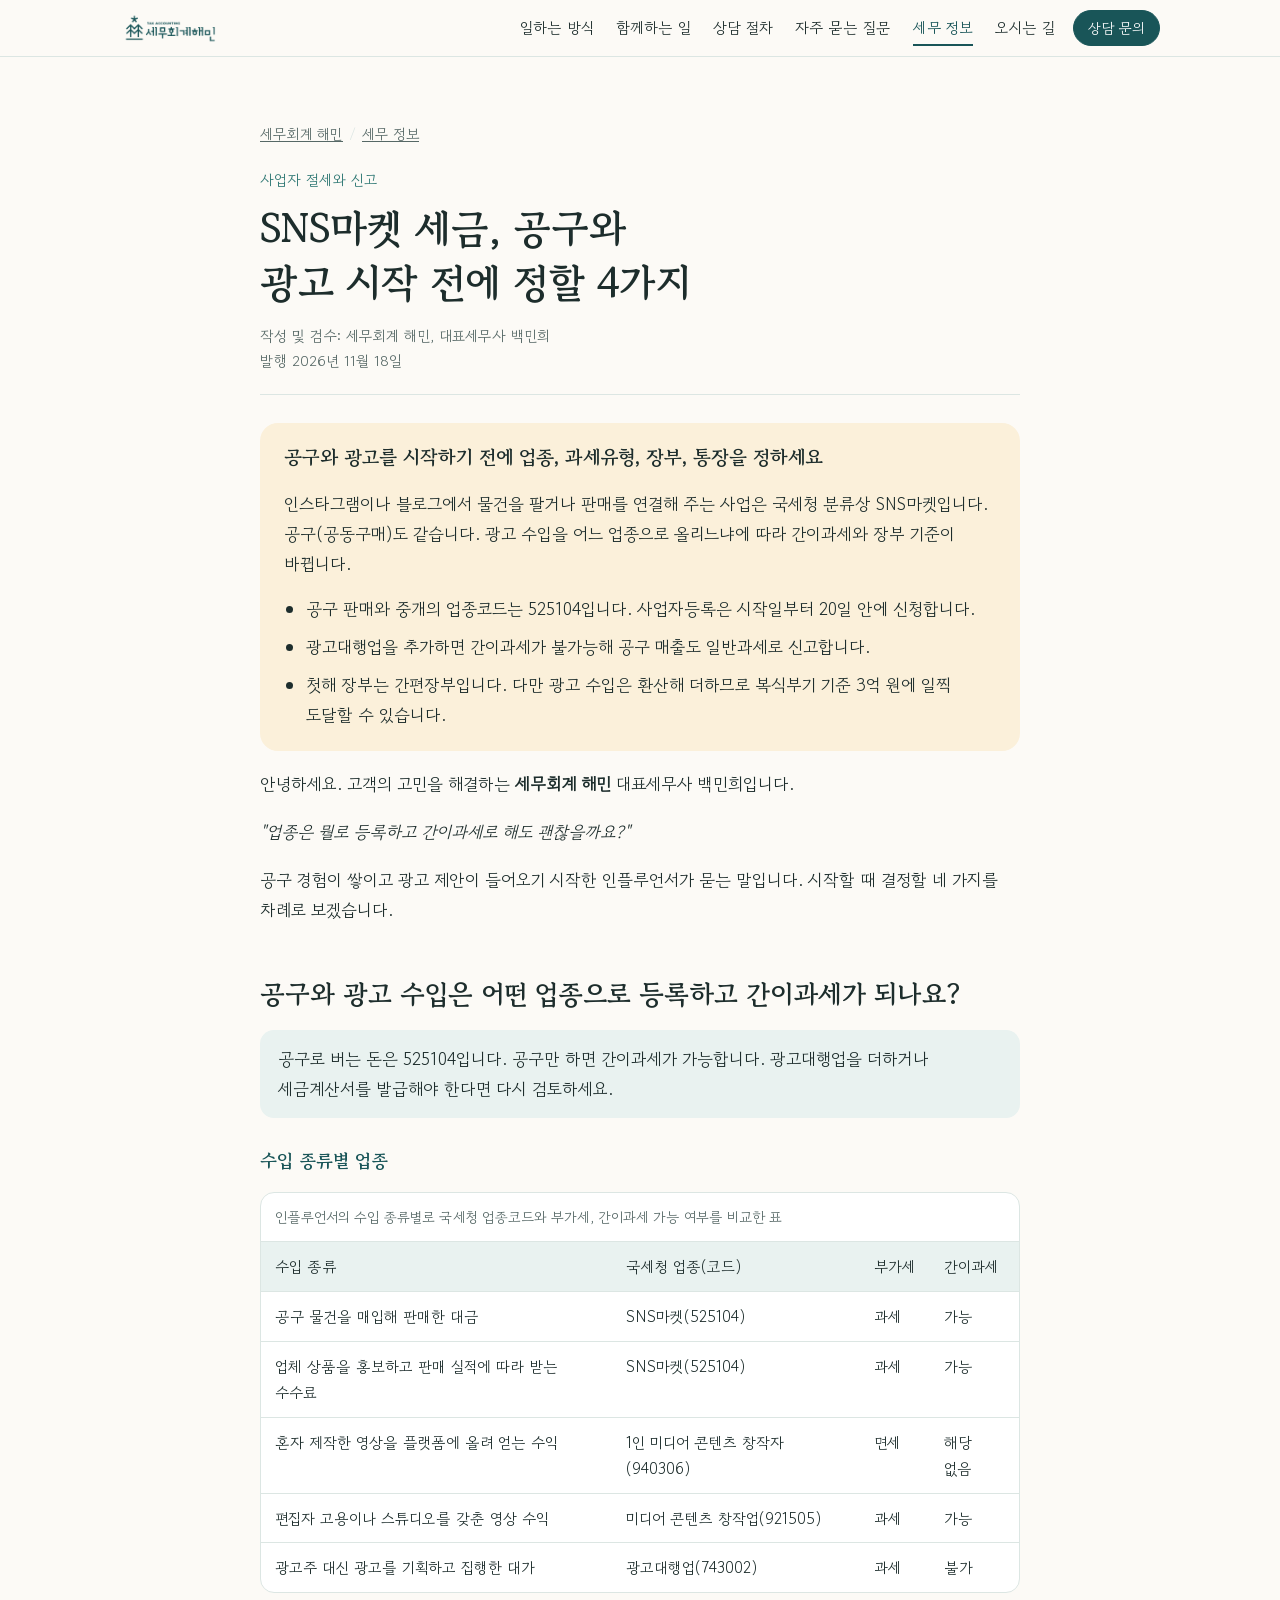
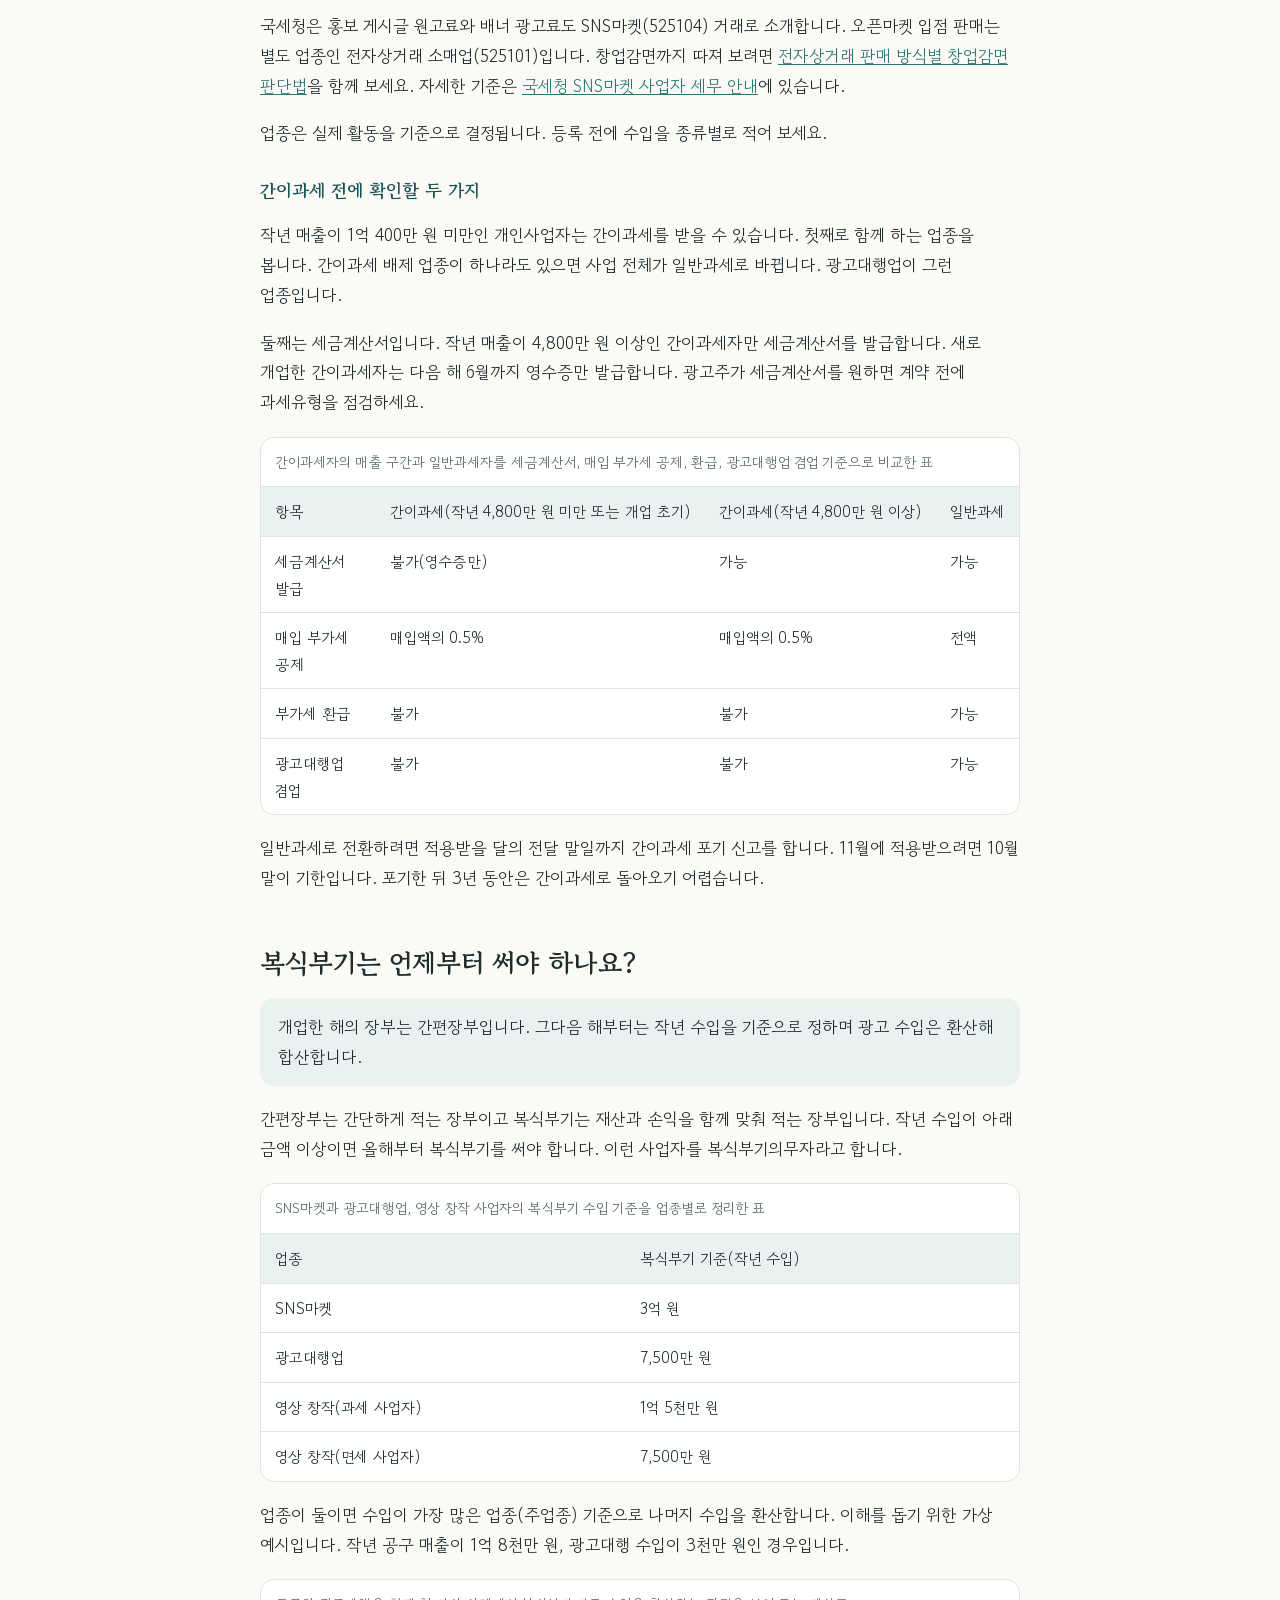
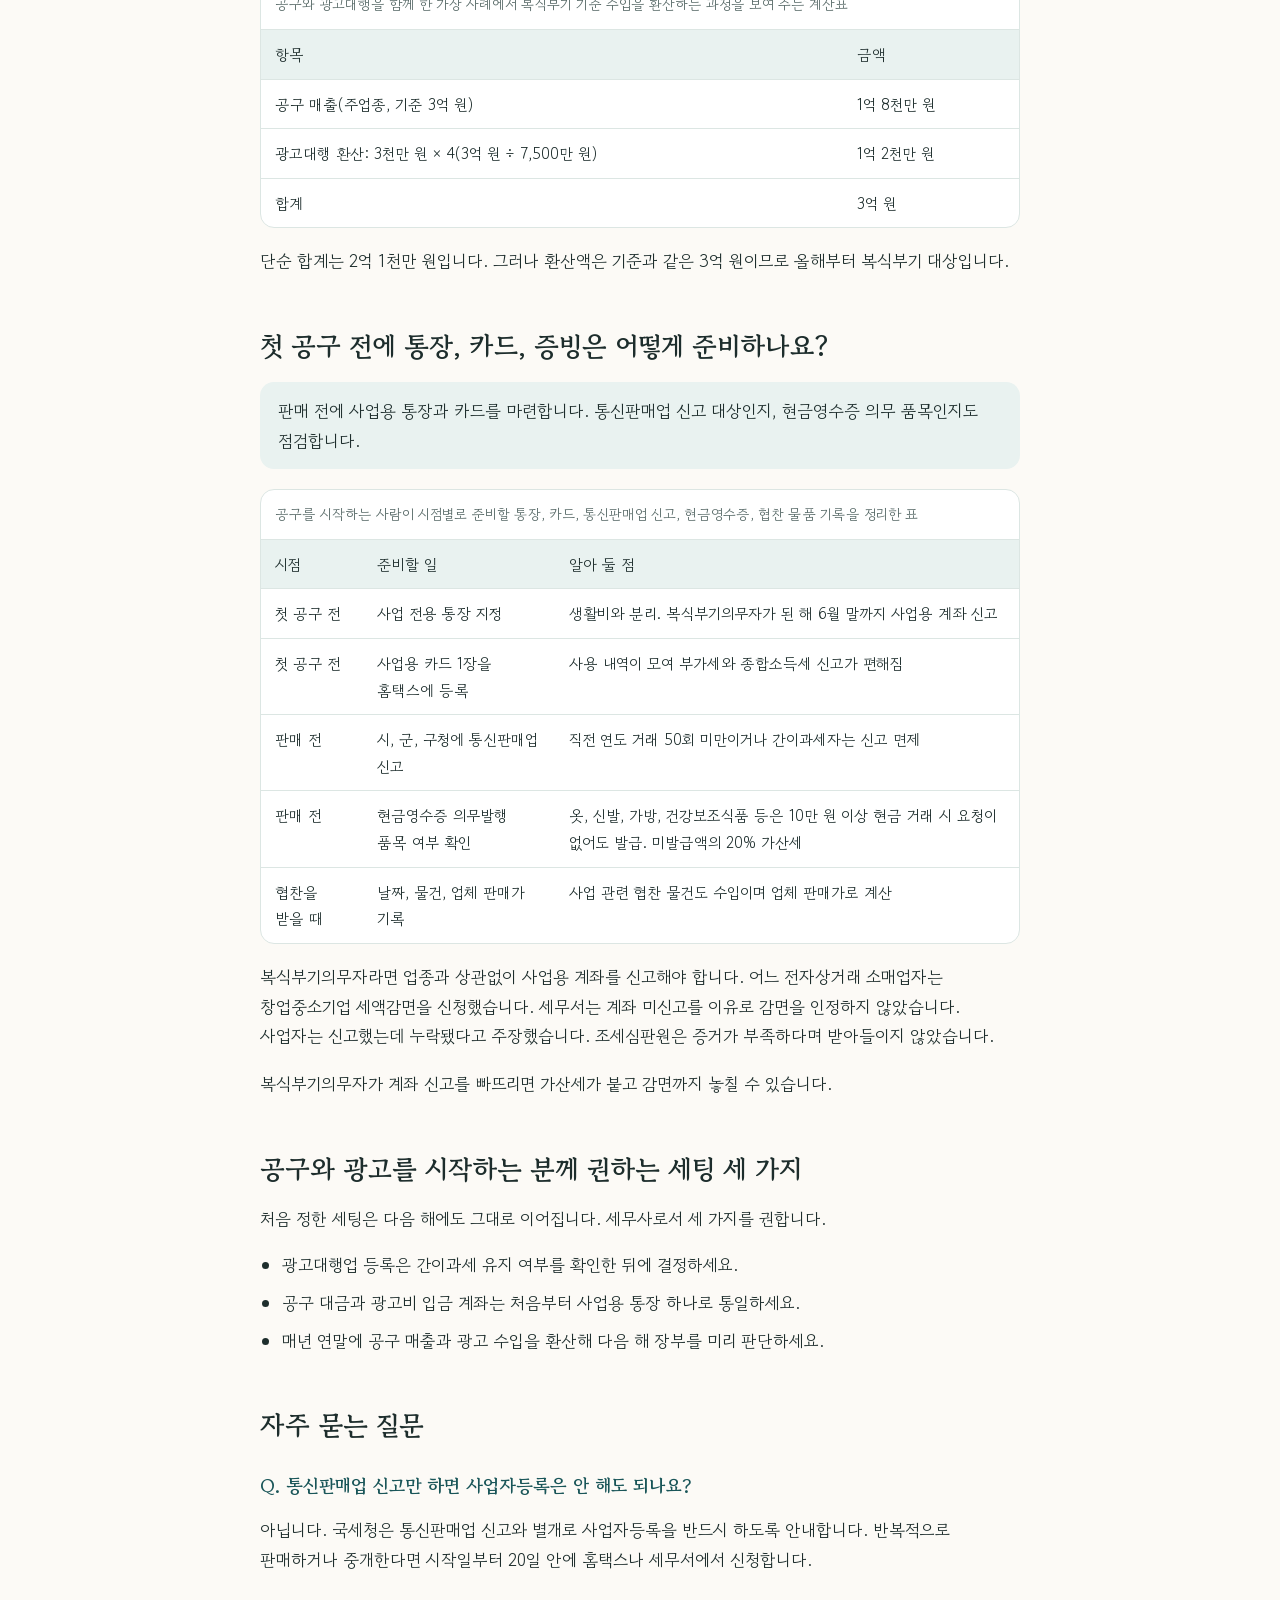
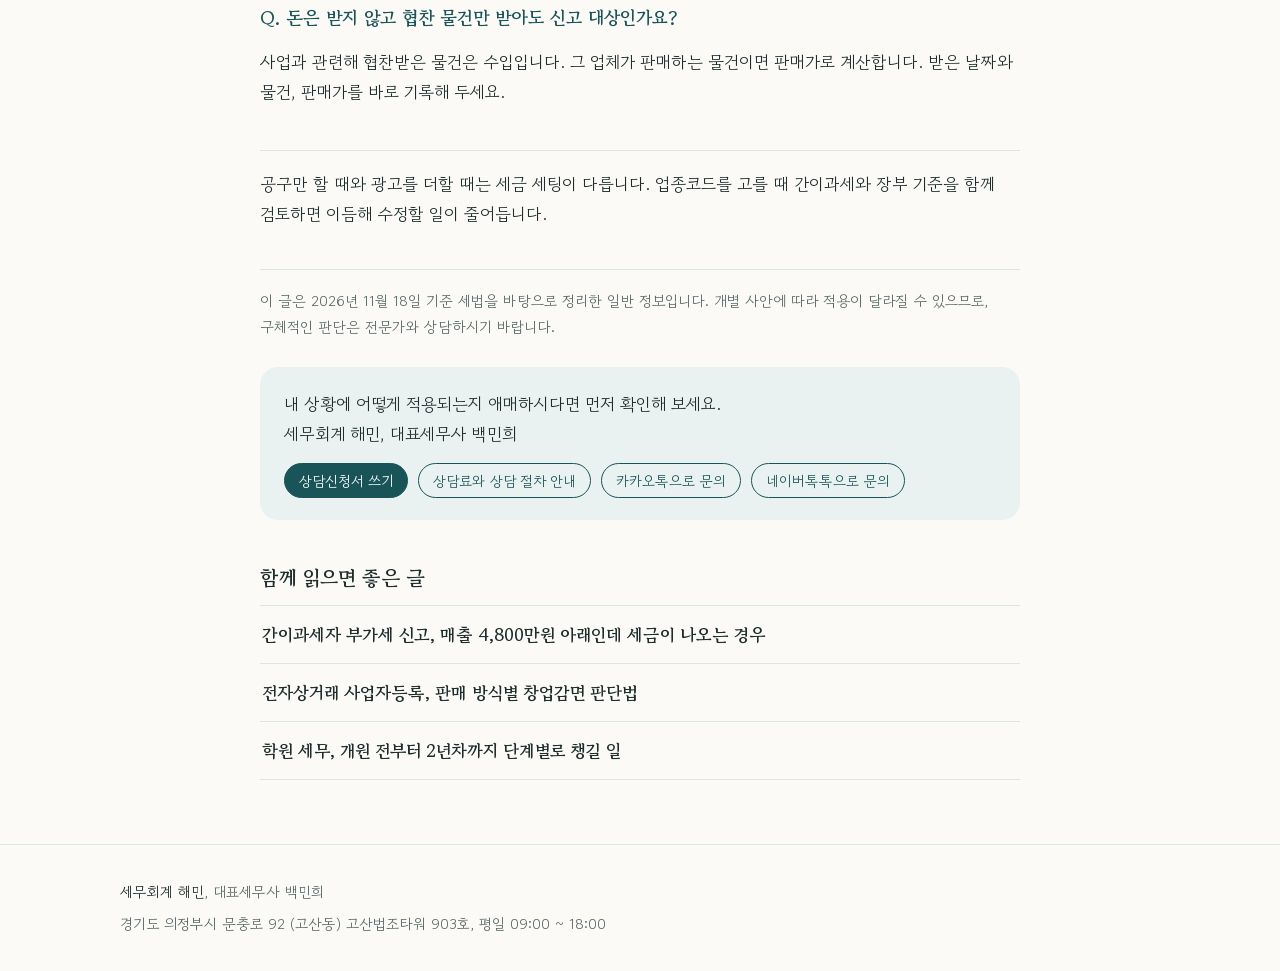
<file: column/sns-market-tax-setup/index.html>
<!doctype html>
<html lang="ko">
<head>
<meta charset="utf-8">
<meta name="viewport" content="width=device-width, initial-scale=1, viewport-fit=cover">
<title>SNS마켓 세금, 공구와 광고 시작 전에 정할 4가지 | 세무회계 해민</title>
<meta name="description" content="공구와 광고 수입이 생기기 시작했다면 업종코드 525104, 간이과세 가능 여부, 복식부기 3억 원 기준, 사업용 통장을 먼저 정해야 합니다. SNS마켓 사업자가 시작 전에 정할 네 가지를 표와 가상 계산 예시로 확인하세요.">
<link rel="canonical" href="https://hmintax.com/column/sns-market-tax-setup/">
<meta property="og:type" content="article">
<meta property="og:locale" content="ko_KR">
<meta property="og:site_name" content="세무회계 해민">
<meta property="og:title" content="SNS마켓 세금, 공구와 광고 시작 전에 정할 4가지 | 세무회계 해민">
<meta property="og:description" content="공구와 광고 수입이 생기기 시작했다면 업종코드 525104, 간이과세 가능 여부, 복식부기 3억 원 기준, 사업용 통장을 먼저 정해야 합니다. SNS마켓 사업자가 시작 전에 정할 네 가지를 표와 가상 계산 예시로 확인하세요.">
<meta property="og:url" content="https://hmintax.com/column/sns-market-tax-setup/">
<meta property="og:image" content="https://hmintax.com/og-image.jpg">
<meta property="og:image:width" content="1200">
<meta property="og:image:height" content="630">
<link rel="icon" href="/favicon.ico" sizes="48x48">
<link rel="icon" href="/icon-192.png" type="image/png" sizes="192x192">
<link rel="apple-touch-icon" href="/apple-touch-icon.png">
<link rel="preconnect" href="https://fonts.googleapis.com">
<link rel="preconnect" href="https://fonts.gstatic.com" crossorigin>
<link rel="stylesheet" href="https://fonts.googleapis.com/css2?family=Gowun+Batang:wght@400;700&family=Gowun+Dodum&display=swap">
<link rel="stylesheet" href="/column/column.css">
<script type="application/ld+json">{"@context":"https://schema.org","@type":"BlogPosting","headline":"SNS마켓 세금, 공구와 광고 시작 전에 정할 4가지","description":"공구와 광고 수입이 생기기 시작했다면 업종코드 525104, 간이과세 가능 여부, 복식부기 3억 원 기준, 사업용 통장을 먼저 정해야 합니다. SNS마켓 사업자가 시작 전에 정할 네 가지를 표와 가상 계산 예시로 확인하세요.","image":"https://hmintax.com/og-image.jpg","datePublished":"2026-11-18","dateModified":"2026-11-18","mainEntityOfPage":{"@type":"WebPage","@id":"https://hmintax.com/column/sns-market-tax-setup/"},"author":{"@type":"Person","name":"백민희","jobTitle":"세무사","url":"https://hmintax.com/","worksFor":{"@type":"Organization","name":"세무회계 해민","url":"https://hmintax.com/"}},"publisher":{"@type":"Organization","name":"세무회계 해민","url":"https://hmintax.com/","logo":{"@type":"ImageObject","url":"https://hmintax.com/icon-192.png"}}}</script>
<script type="application/ld+json">{"@context":"https://schema.org","@type":"BreadcrumbList","itemListElement":[{"@type":"ListItem","position":1,"name":"세무회계 해민","item":"https://hmintax.com/"},{"@type":"ListItem","position":2,"name":"세무 정보","item":"https://hmintax.com/column/"},{"@type":"ListItem","position":3,"name":"SNS마켓 세금, 공구와 광고 시작 전에 정할 4가지","item":"https://hmintax.com/column/sns-market-tax-setup/"}]}</script>
<script type="application/ld+json">{"@context":"https://schema.org","@type":"FAQPage","mainEntity":[{"@type":"Question","name":"통신판매업 신고만 하면 사업자등록은 안 해도 되나요?","acceptedAnswer":{"@type":"Answer","text":"아닙니다. 국세청은 통신판매업 신고와 별개로 사업자등록을 반드시 하도록 안내합니다. 반복적으로 판매하거나 중개한다면 시작일부터 20일 안에 홈택스나 세무서에서 신청합니다."}},{"@type":"Question","name":"돈은 받지 않고 협찬 물건만 받아도 신고 대상인가요?","acceptedAnswer":{"@type":"Answer","text":"사업과 관련해 협찬받은 물건은 수입입니다. 그 업체가 판매하는 물건이면 판매가로 계산합니다. 받은 날짜와 물건, 판매가를 바로 기록해 두세요."}}]}</script>
</head>
<body>
<header class="top">
  <div class="wrap">
    <a class="brand" href="/" aria-label="세무회계 해민 처음으로">
      <img class="logo-light" src="[data-uri]" alt="세무회계 해민 로고" width="180" height="62">
      <img class="logo-dark" src="[data-uri]" alt="세무회계 해민 로고" width="180" height="62">
    </a>
    <nav class="site-nav" aria-label="홈페이지 메뉴"><ul><li><a href="/#how">일하는 방식</a></li><li><a href="/#work">함께하는 일</a></li><li><a href="/#flow">상담 절차</a></li><li><a href="/#faq">자주 묻는 질문</a></li><li><a href="/column/" aria-current="true">세무 정보</a></li><li><a href="/#contact">오시는 길</a></li></ul></nav>
    <a class="btn primary small" href="/#contact">상담 문의</a>
  </div>
</header>
<main class="column-page">
  <div class="wrap">
    <nav aria-label="현재 위치"><ol class="crumbs"><li><a href="/">세무회계 해민</a></li><li><a href="/column/">세무 정보</a></li></ol></nav>
    <article>
      <span class="post-cat">사업자 절세와 신고</span>
      <h1>SNS마켓 세금, 공구와 광고 시작 전에 정할 4가지</h1>
      <p class="post-meta">작성 및 검수: 세무회계 해민, 대표세무사 백민희<br>발행 2026년 11월 18일</p>
      <div class="post-body">
<div class="brief">
<h2>공구와 광고를 시작하기 전에 업종, 과세유형, 장부, 통장을 정하세요</h2>
<p>인스타그램이나 블로그에서 물건을 팔거나 판매를 연결해 주는 사업은 국세청 분류상 SNS마켓입니다. 공구(공동구매)도 같습니다. 광고 수입을 어느 업종으로 올리느냐에 따라 간이과세와 장부 기준이 바뀝니다.</p>
<ul>
<li>공구 판매와 중개의 업종코드는 525104입니다. 사업자등록은 시작일부터 20일 안에 신청합니다.</li>
<li>광고대행업을 추가하면 간이과세가 불가능해 공구 매출도 일반과세로 신고합니다.</li>
<li>첫해 장부는 간편장부입니다. 다만 광고 수입은 환산해 더하므로 복식부기 기준 3억 원에 일찍 도달할 수 있습니다.</li>
</ul>
</div>
<p>안녕하세요. 고객의 고민을 해결하는 <strong>세무회계 해민</strong> 대표세무사 백민희입니다.</p>
<p><em>"업종은 뭘로 등록하고 간이과세로 해도 괜찮을까요?"</em></p>
<p>공구 경험이 쌓이고 광고 제안이 들어오기 시작한 인플루언서가 묻는 말입니다. 시작할 때 결정할 네 가지를 차례로 보겠습니다.</p>
<h2>공구와 광고 수입은 어떤 업종으로 등록하고 간이과세가 되나요?</h2>
<p class="answer">공구로 버는 돈은 525104입니다. 공구만 하면 간이과세가 가능합니다. 광고대행업을 더하거나 세금계산서를 발급해야 한다면 다시 검토하세요.</p>
<h3>수입 종류별 업종</h3>
<div class="table-wrap"><table><caption>인플루언서의 수입 종류별로 국세청 업종코드와 부가세, 간이과세 가능 여부를 비교한 표</caption>
<thead>
<tr>
<th>수입 종류</th>
<th>국세청 업종(코드)</th>
<th>부가세</th>
<th>간이과세</th>
</tr>
</thead>
<tbody>
<tr>
<td>공구 물건을 매입해 판매한 대금</td>
<td>SNS마켓(525104)</td>
<td>과세</td>
<td>가능</td>
</tr>
<tr>
<td>업체 상품을 홍보하고 판매 실적에 따라 받는 수수료</td>
<td>SNS마켓(525104)</td>
<td>과세</td>
<td>가능</td>
</tr>
<tr>
<td>혼자 제작한 영상을 플랫폼에 올려 얻는 수익</td>
<td>1인 미디어 콘텐츠 창작자(940306)</td>
<td>면세</td>
<td>해당 없음</td>
</tr>
<tr>
<td>편집자 고용이나 스튜디오를 갖춘 영상 수익</td>
<td>미디어 콘텐츠 창작업(921505)</td>
<td>과세</td>
<td>가능</td>
</tr>
<tr>
<td>광고주 대신 광고를 기획하고 집행한 대가</td>
<td>광고대행업(743002)</td>
<td>과세</td>
<td>불가</td>
</tr>
</tbody>
</table></div>
<p>국세청은 홍보 게시글 원고료와 배너 광고료도 SNS마켓(525104) 거래로 소개합니다. 오픈마켓 입점 판매는 별도 업종인 전자상거래 소매업(525101)입니다. 창업감면까지 따져 보려면 <a href="/column/ecommerce-startup-tax-reduction/">전자상거래 판매 방식별 창업감면 판단법</a>을 함께 보세요. 자세한 기준은 <a href="https://www.nts.go.kr/nts/cm/cntnts/cntntsView.do?mi=2483&amp;cntntsId=7804" target="_blank" rel="noopener">국세청 SNS마켓 사업자 세무 안내</a>에 있습니다.</p>
<p>업종은 실제 활동을 기준으로 결정됩니다. 등록 전에 수입을 종류별로 적어 보세요.</p>
<h3>간이과세 전에 확인할 두 가지</h3>
<p>작년 매출이 1억 400만 원 미만인 개인사업자는 간이과세를 받을 수 있습니다. 첫째로 함께 하는 업종을 봅니다. 간이과세 배제 업종이 하나라도 있으면 사업 전체가 일반과세로 바뀝니다. 광고대행업이 그런 업종입니다.</p>
<p>둘째는 세금계산서입니다. 작년 매출이 4,800만 원 이상인 간이과세자만 세금계산서를 발급합니다. 새로 개업한 간이과세자는 다음 해 6월까지 영수증만 발급합니다. 광고주가 세금계산서를 원하면 계약 전에 과세유형을 점검하세요.</p>
<div class="table-wrap"><table><caption>간이과세자의 매출 구간과 일반과세자를 세금계산서, 매입 부가세 공제, 환급, 광고대행업 겸업 기준으로 비교한 표</caption>
<thead>
<tr>
<th>항목</th>
<th>간이과세(작년 4,800만 원 미만 또는 개업 초기)</th>
<th>간이과세(작년 4,800만 원 이상)</th>
<th>일반과세</th>
</tr>
</thead>
<tbody>
<tr>
<td>세금계산서 발급</td>
<td>불가(영수증만)</td>
<td>가능</td>
<td>가능</td>
</tr>
<tr>
<td>매입 부가세 공제</td>
<td>매입액의 0.5%</td>
<td>매입액의 0.5%</td>
<td>전액</td>
</tr>
<tr>
<td>부가세 환급</td>
<td>불가</td>
<td>불가</td>
<td>가능</td>
</tr>
<tr>
<td>광고대행업 겸업</td>
<td>불가</td>
<td>불가</td>
<td>가능</td>
</tr>
</tbody>
</table></div>
<p>일반과세로 전환하려면 적용받을 달의 전달 말일까지 간이과세 포기 신고를 합니다. 11월에 적용받으려면 10월 말이 기한입니다. 포기한 뒤 3년 동안은 간이과세로 돌아오기 어렵습니다.</p>
<h2>복식부기는 언제부터 써야 하나요?</h2>
<p class="answer">개업한 해의 장부는 간편장부입니다. 그다음 해부터는 작년 수입을 기준으로 정하며 광고 수입은 환산해 합산합니다.</p>
<p>간편장부는 간단하게 적는 장부이고 복식부기는 재산과 손익을 함께 맞춰 적는 장부입니다. 작년 수입이 아래 금액 이상이면 올해부터 복식부기를 써야 합니다. 이런 사업자를 복식부기의무자라고 합니다.</p>
<div class="table-wrap"><table><caption>SNS마켓과 광고대행업, 영상 창작 사업자의 복식부기 수입 기준을 업종별로 정리한 표</caption>
<thead>
<tr>
<th>업종</th>
<th>복식부기 기준(작년 수입)</th>
</tr>
</thead>
<tbody>
<tr>
<td>SNS마켓</td>
<td>3억 원</td>
</tr>
<tr>
<td>광고대행업</td>
<td>7,500만 원</td>
</tr>
<tr>
<td>영상 창작(과세 사업자)</td>
<td>1억 5천만 원</td>
</tr>
<tr>
<td>영상 창작(면세 사업자)</td>
<td>7,500만 원</td>
</tr>
</tbody>
</table></div>
<p>업종이 둘이면 수입이 가장 많은 업종(주업종) 기준으로 나머지 수입을 환산합니다. 이해를 돕기 위한 가상 예시입니다. 작년 공구 매출이 1억 8천만 원, 광고대행 수입이 3천만 원인 경우입니다.</p>
<div class="table-wrap"><table><caption>공구와 광고대행을 함께 한 가상 사례에서 복식부기 기준 수입을 환산하는 과정을 보여 주는 계산표</caption>
<thead>
<tr>
<th>항목</th>
<th>금액</th>
</tr>
</thead>
<tbody>
<tr>
<td>공구 매출(주업종, 기준 3억 원)</td>
<td>1억 8천만 원</td>
</tr>
<tr>
<td>광고대행 환산: 3천만 원 × 4(3억 원 ÷ 7,500만 원)</td>
<td>1억 2천만 원</td>
</tr>
<tr>
<td>합계</td>
<td>3억 원</td>
</tr>
</tbody>
</table></div>
<p>단순 합계는 2억 1천만 원입니다. 그러나 환산액은 기준과 같은 3억 원이므로 올해부터 복식부기 대상입니다.</p>
<h2>첫 공구 전에 통장, 카드, 증빙은 어떻게 준비하나요?</h2>
<p class="answer">판매 전에 사업용 통장과 카드를 마련합니다. 통신판매업 신고 대상인지, 현금영수증 의무 품목인지도 점검합니다.</p>
<div class="table-wrap"><table><caption>공구를 시작하는 사람이 시점별로 준비할 통장, 카드, 통신판매업 신고, 현금영수증, 협찬 물품 기록을 정리한 표</caption>
<thead>
<tr>
<th>시점</th>
<th>준비할 일</th>
<th>알아 둘 점</th>
</tr>
</thead>
<tbody>
<tr>
<td>첫 공구 전</td>
<td>사업 전용 통장 지정</td>
<td>생활비와 분리. 복식부기의무자가 된 해 6월 말까지 사업용 계좌 신고</td>
</tr>
<tr>
<td>첫 공구 전</td>
<td>사업용 카드 1장을 홈택스에 등록</td>
<td>사용 내역이 모여 부가세와 종합소득세 신고가 편해짐</td>
</tr>
<tr>
<td>판매 전</td>
<td>시, 군, 구청에 통신판매업 신고</td>
<td>직전 연도 거래 50회 미만이거나 간이과세자는 신고 면제</td>
</tr>
<tr>
<td>판매 전</td>
<td>현금영수증 의무발행 품목 여부 확인</td>
<td>옷, 신발, 가방, 건강보조식품 등은 10만 원 이상 현금 거래 시 요청이 없어도 발급. 미발급액의 20% 가산세</td>
</tr>
<tr>
<td>협찬을 받을 때</td>
<td>날짜, 물건, 업체 판매가 기록</td>
<td>사업 관련 협찬 물건도 수입이며 업체 판매가로 계산</td>
</tr>
</tbody>
</table></div>
<p>복식부기의무자라면 업종과 상관없이 사업용 계좌를 신고해야 합니다. 어느 전자상거래 소매업자는 창업중소기업 세액감면을 신청했습니다. 세무서는 계좌 미신고를 이유로 감면을 인정하지 않았습니다. 사업자는 신고했는데 누락됐다고 주장했습니다. 조세심판원은 증거가 부족하다며 받아들이지 않았습니다.</p>
<p>복식부기의무자가 계좌 신고를 빠뜨리면 가산세가 붙고 감면까지 놓칠 수 있습니다.</p>
<h2>공구와 광고를 시작하는 분께 권하는 세팅 세 가지</h2>
<p>처음 정한 세팅은 다음 해에도 그대로 이어집니다. 세무사로서 세 가지를 권합니다.</p>
<ul>
<li>광고대행업 등록은 간이과세 유지 여부를 확인한 뒤에 결정하세요.</li>
<li>공구 대금과 광고비 입금 계좌는 처음부터 사업용 통장 하나로 통일하세요.</li>
<li>매년 연말에 공구 매출과 광고 수입을 환산해 다음 해 장부를 미리 판단하세요.</li>
</ul>
<h2>자주 묻는 질문</h2>
<h3>Q. 통신판매업 신고만 하면 사업자등록은 안 해도 되나요?</h3>
<p>아닙니다. 국세청은 통신판매업 신고와 별개로 사업자등록을 반드시 하도록 안내합니다. 반복적으로 판매하거나 중개한다면 시작일부터 20일 안에 홈택스나 세무서에서 신청합니다.</p>
<h3>Q. 돈은 받지 않고 협찬 물건만 받아도 신고 대상인가요?</h3>
<p>사업과 관련해 협찬받은 물건은 수입입니다. 그 업체가 판매하는 물건이면 판매가로 계산합니다. 받은 날짜와 물건, 판매가를 바로 기록해 두세요.</p>
<hr>
<p>공구만 할 때와 광고를 더할 때는 세금 세팅이 다릅니다. 업종코드를 고를 때 간이과세와 장부 기준을 함께 검토하면 이듬해 수정할 일이 줄어듭니다.</p>
      </div>
      <p class="post-note">이 글은 2026년 11월 18일 기준 세법을 바탕으로 정리한 일반 정보입니다. 개별 사안에 따라 적용이 달라질 수 있으므로, 구체적인 판단은 전문가와 상담하시기 바랍니다.</p>
      <aside class="post-cta">
        <p>내 상황에 어떻게 적용되는지 애매하시다면 먼저 확인해 보세요.<br>세무회계 해민, 대표세무사 백민희</p>
        <div class="cta-row"><a class="btn primary small" href="https://forms.gle/bYHpUp7RU89vCtaz8" target="_blank" rel="noopener">상담신청서 쓰기</a><a class="btn ghost small" href="https://blog.naver.com/hmintax/224391888302" target="_blank" rel="noopener">상담료와 상담 절차 안내</a><a class="btn ghost small" href="https://pf.kakao.com/_CWnRG" target="_blank" rel="noopener">카카오톡으로 문의</a><a class="btn ghost small" href="https://talk.naver.com/ct/w43b8y" target="_blank" rel="noopener">네이버톡톡으로 문의</a></div>
      </aside>
    </article>
    <section class="related"><h2>함께 읽으면 좋은 글</h2><ul class="column-list"><li><a href="/column/simplified-taxpayer-vat-filing-exemption/"><span class="t">간이과세자 부가세 신고, 매출 4,800만원 아래인데 세금이 나오는 경우</span></a></li><li><a href="/column/ecommerce-startup-tax-reduction/"><span class="t">전자상거래 사업자등록, 판매 방식별 창업감면 판단법</span></a></li><li><a href="/column/academy-tax-first-two-years/"><span class="t">학원 세무, 개원 전부터 2년차까지 단계별로 챙길 일</span></a></li></ul></section>
  </div>
</main>
<footer>
  <div class="wrap">
    <p><strong>세무회계 해민</strong>, 대표세무사 백민희</p>
    <p>경기도 의정부시 문충로 92 (고산동) 고산법조타워 903호, 평일 09:00 ~ 18:00</p>
  </div>
</footer>
</body>
</html>
</file>
<file: column/column.css>
/* Layout: 한 장짜리 사무소 소개. 따뜻한 흰 바탕 위에 로고 청록과 꿀색을 포인트로, 둥근 아치 사진과 부드러운 면으로 구획한다 */
:root {
  --bg: #FCFAF6;
  --surface: #FFFFFF;
  --tint: #E9F2F0;
  --honey-tint: #FBF0DA;
  --ink: #1D2D2C;
  --muted: #566866;
  --line: #DCE6E3;
  --teal: #195558;
  --teal-soft: #2C7672;
  --honey: #D99A2B;
  --on-teal: #FFFFFF;
  --shadow: 0 10px 30px rgba(25, 85, 88, 0.08);
  --font-display: "Gowun Batang", "Noto Serif KR", "Nanum Myeongjo", serif;
  --font-body: "Gowun Dodum", "Apple SD Gothic Neo", "Malgun Gothic", "Noto Sans KR", sans-serif;
  --radius: 18px;
}
@media (prefers-color-scheme: dark) {
  :root:not([data-theme="light"]) {
    --bg: #0F1B1B; --surface: #152625; --tint: #1A3231; --honey-tint: #352B1B;
    --ink: #E6EFED; --muted: #A2B4B1; --line: #274240; --teal: #8FD1C9; --teal-soft: #74C0B7;
    --honey: #F0C36A; --on-teal: #0F1B1B; --shadow: 0 10px 30px rgba(0, 0, 0, 0.35);
    color-scheme: dark;
  }
}
:root[data-theme="dark"] {
  --bg: #0F1B1B; --surface: #152625; --tint: #1A3231; --honey-tint: #352B1B;
  --ink: #E6EFED; --muted: #A2B4B1; --line: #274240; --teal: #8FD1C9; --teal-soft: #74C0B7;
  --honey: #F0C36A; --on-teal: #0F1B1B; --shadow: 0 10px 30px rgba(0, 0, 0, 0.35);
  color-scheme: dark;
}

body {
  background: var(--bg);
  color: var(--ink);
  font-family: var(--font-body);
  font-size: 1.0625rem;
  line-height: 1.75;
  word-break: keep-all;
  overflow-wrap: break-word;
}
a { color: var(--teal-soft); }
:focus-visible { outline: 3px solid var(--honey); outline-offset: 3px; border-radius: 6px; }

.wrap {
  max-width: 1040px;
  margin-inline: auto;
  padding-left: max(16px, env(safe-area-inset-left, 0px));
  padding-right: max(16px, env(safe-area-inset-right, 0px));
}
.band { padding-block: clamp(48px, 8vw, 88px); }
.band.tint { background: var(--tint); }

h1, h2, h3 { font-family: var(--font-display); font-weight: 700; line-height: 1.35; text-wrap: balance; margin: 0; }
h2 { font-size: clamp(1.6rem, 3.6vw, 2.1rem); color: var(--ink); }
h3 { font-size: 1.2rem; }
p { margin: 0; }
.lead { color: var(--muted); margin-top: 10px; max-width: 60ch; }
.section-head { display: grid; gap: 4px; margin-bottom: clamp(28px, 4vw, 40px); }

/* 머리 */
.top {
  position: sticky; top: env(safe-area-inset-top, 0px); z-index: 20;
  background: color-mix(in srgb, var(--bg) 88%, transparent);
  backdrop-filter: blur(8px);
  border-bottom: 1px solid var(--line);
}
body::before { content: ""; position: fixed; inset: 0 0 auto; height: env(safe-area-inset-top, 0px); z-index: 21; background: var(--bg); }
.top .wrap { display: flex; align-items: center; justify-content: space-between; gap: 12px; padding-block: 10px; }
.brand { display: flex; align-items: center; gap: 12px; text-decoration: none; color: var(--ink); min-width: 0; }
.brand img { height: 34px; width: auto; display: block; }
.logo-dark { display: none !important; }
@media (prefers-color-scheme: dark) { :root:not([data-theme="light"]) .logo-light { display: none !important; } :root:not([data-theme="light"]) .logo-dark { display: block !important; } }
:root[data-theme="dark"] .logo-light { display: none !important; }
:root[data-theme="dark"] .logo-dark { display: block !important; }

.btn {
  display: inline-flex; align-items: center; justify-content: center; gap: 8px;
  padding: 12px 20px; border-radius: 999px; font-family: var(--font-body); font-size: 1rem;
  text-decoration: none; border: 1.5px solid var(--teal); cursor: pointer; line-height: 1.2;
  transition: transform .15s ease, background-color .15s ease;
}
.btn.primary { background: var(--teal); color: var(--on-teal); }
.btn.ghost { background: transparent; color: var(--teal); }
.btn:hover { transform: translateY(-1px); }
.btn.small { padding: 8px 14px; font-size: 0.9rem; }

/* 머리줄 메뉴: 컴퓨터에서는 로고와 상담 버튼 사이 한 줄, 좁은 화면에서는 둘째 줄을 옆으로 밀어 본다 */
.site-nav { margin-left: auto; margin-right: 6px; min-width: 0; }
.site-nav ul { display: flex; gap: 22px; list-style: none; margin: 0; padding: 0; }
.site-nav a { display: block; padding: 8px 0 6px; color: var(--ink); text-decoration: none; font-size: 0.95rem; line-height: 1.3; white-space: nowrap; border-bottom: 2px solid transparent; }
.site-nav a:hover { color: var(--teal); border-bottom-color: var(--line); }
.site-nav a[aria-current] { color: var(--teal); border-bottom-color: var(--teal); }
/* 메뉴로 이동했을 때 구역 제목이 위에 붙은 머리줄에 가려지지 않게 띄운다 */
#how, #work, #flow, #faq, #contact { scroll-margin-top: calc(env(safe-area-inset-top, 0px) + 84px); }
@media (prefers-reduced-motion: no-preference) { html { scroll-behavior: smooth; } }
@media (max-width: 820px) {
  .top .wrap { flex-wrap: wrap; row-gap: 0; padding-bottom: 0; }
  .site-nav {
    order: 3; flex: 1 0 100%; margin: 0; overflow-x: auto; scrollbar-width: none; -webkit-overflow-scrolling: touch;
    margin-left: calc(-1 * max(16px, env(safe-area-inset-left, 0px)));
    margin-right: calc(-1 * max(16px, env(safe-area-inset-right, 0px)));
    -webkit-mask-image: linear-gradient(to right, #000 calc(100% - 36px), transparent);
    mask-image: linear-gradient(to right, #000 calc(100% - 36px), transparent);
  }
  .site-nav::-webkit-scrollbar { display: none; }
  .site-nav ul { width: max-content; gap: 20px; padding: 0 44px 0 max(16px, env(safe-area-inset-left, 0px)); }
  #how, #work, #flow, #faq, #contact { scroll-margin-top: calc(env(safe-area-inset-top, 0px) + 110px); }
}

/* 첫 화면 */
.hero .wrap { display: grid; grid-template-columns: 1.15fr 0.85fr; gap: clamp(28px, 5vw, 64px); align-items: center; }
.hero-text { min-width: 0; }
.eyebrow { color: var(--teal-soft); font-size: 0.95rem; letter-spacing: 0.04em; }
.hero h1 { font-size: clamp(2.1rem, 5.6vw, 3.4rem); margin-top: 10px; }
.hero h1 em { font-style: normal; color: var(--teal); position: relative; }
.hero h1 em::after { content: ""; position: absolute; left: 0; right: 0; bottom: 0.08em; height: 0.32em; background: var(--honey-tint); z-index: -1; border-radius: 4px; }
.hero .lead { font-size: 1.1rem; margin-top: 18px; }
.cta-row { display: flex; flex-wrap: wrap; gap: 10px; margin-top: 28px; }
.hero-note { margin-top: 16px; color: var(--muted); font-size: 0.95rem; }
.hero-note b { color: var(--ink); font-weight: 400; font-variant-numeric: tabular-nums; }
.sns { display: flex; flex-wrap: wrap; gap: 8px 20px; margin: 14px 0 0; padding: 0; list-style: none; font-size: 0.95rem; }
.sns a { display: inline-flex; align-items: center; gap: 6px; color: var(--teal); text-decoration: none; border-bottom: 1px solid var(--line); padding-bottom: 2px; }
.sns a:hover { border-color: var(--teal); }
.sns svg { width: 18px; height: 18px; stroke: currentColor; fill: none; stroke-width: 1.8; stroke-linecap: round; stroke-linejoin: round; }

.person { position: relative; justify-self: center; width: min(100%, 340px); }
.person::before {
  content: ""; position: absolute; width: 78%; aspect-ratio: 1; border-radius: 50%;
  background: var(--honey-tint); right: -8%; top: -6%; z-index: 0;
}
.arch {
  position: relative; z-index: 1; border-radius: 999px 999px var(--radius) var(--radius);
  overflow: hidden; background: #3a3a3a; aspect-ratio: 285 / 400; max-width: 100%; box-shadow: var(--shadow);
}
.arch img { width: 100%; height: 100%; object-fit: cover; object-position: top; display: block; }
.person-card {
  position: relative; z-index: 2; margin: -36px 16px 0; background: var(--surface);
  border: 1px solid var(--line); border-radius: var(--radius); padding: 14px 18px; box-shadow: var(--shadow);
}
.person-card .name { font-family: var(--font-display); font-weight: 700; font-size: 1.25rem; }
.person-card .name span { font-family: var(--font-body); font-weight: 400; font-size: 0.9rem; color: var(--teal-soft); margin-right: 6px; }

/* 일하는 방식 */
.principles { display: grid; grid-template-columns: repeat(3, minmax(0, 1fr)); gap: 18px; }
.principle {
  background: var(--surface); border-radius: var(--radius); padding: 24px 22px 22px;
  border: 1px solid var(--line); display: grid; gap: 10px; align-content: start; min-width: 0;
}
.principle .mark { width: 44px; height: 44px; border-radius: 14px; background: var(--honey-tint); display: grid; place-items: center; }
.principle .mark svg { width: 24px; height: 24px; stroke: var(--teal); fill: none; stroke-width: 1.8; stroke-linecap: round; stroke-linejoin: round; }
.principle p { color: var(--muted); }
.principle .note { font-size: 0.92rem; color: var(--teal-soft); }

/* 하는 일 */
.services { display: grid; grid-template-columns: repeat(2, minmax(0, 1fr)); gap: 0; border-top: 1px solid var(--line); }
.service { padding: 22px 4px; border-bottom: 1px solid var(--line); display: grid; grid-template-columns: 9.5rem 1fr; gap: 16px; min-width: 0; }
.service:nth-child(odd) { padding-right: 28px; }
.service:nth-child(even) { padding-left: 28px; border-left: 1px solid var(--line); }
.service h3 { color: var(--teal); }
.service p { color: var(--muted); min-width: 0; }
.with-whom { margin-top: 22px; color: var(--muted); font-size: 0.98rem; }
.column-latest { margin-top: 30px; padding: 22px 24px; border-radius: var(--radius); background: var(--tint); }
.column-latest-head { display: flex; align-items: center; justify-content: space-between; gap: 12px; }
.column-latest ul { list-style: none; margin: 12px 0 0; padding: 0; }
.column-latest li + li { border-top: 1px solid var(--line); }
.column-latest li a { display: grid; grid-template-columns: 9.5rem minmax(0, 1fr); gap: 4px 16px; padding: 12px 0; color: var(--ink); text-decoration: none; }
.column-latest li a:hover .t { color: var(--teal); text-decoration: underline; }
.column-latest .cat { color: var(--teal-soft); font-size: 0.9rem; }
@media (max-width: 640px) { .column-latest { padding: 18px 16px; } .column-latest li a { grid-template-columns: 1fr; } }

/* 상담 절차 */
.steps { display: grid; grid-template-columns: repeat(4, minmax(0, 1fr)); gap: 16px; counter-reset: step; list-style: none; padding: 0; margin: 0; }
.step { position: relative; padding: 22px 18px 20px; background: var(--surface); border-radius: var(--radius); border: 1px solid var(--line); display: grid; gap: 8px; align-content: start; min-width: 0; }
.step .num { font-family: var(--font-display); font-weight: 700; color: var(--honey); font-size: 1.6rem; line-height: 1; font-variant-numeric: tabular-nums; }
.step p { color: var(--muted); font-size: 0.98rem; }
.form-hint { margin-top: 26px; display: grid; gap: 12px; }
.chips { display: flex; flex-wrap: wrap; gap: 8px; list-style: none; padding: 0; margin: 0; }
.chips li { background: var(--surface); border: 1px solid var(--line); border-radius: 999px; padding: 6px 14px; font-size: 0.95rem; }
.fee { margin-top: 24px; padding: 16px 20px; border-radius: var(--radius); background: var(--honey-tint); display: flex; flex-wrap: wrap; gap: 10px 18px; align-items: center; justify-content: space-between; }

/* 자주 묻는 질문 */
.faq { display: grid; gap: 0; border-top: 1px solid var(--line); }
.qa { padding: 20px 0; border-bottom: 1px solid var(--line); display: grid; grid-template-columns: minmax(0, 0.9fr) minmax(0, 1.1fr); gap: 8px 28px; }
.qa .q { font-family: var(--font-display); font-weight: 700; }
.qa .a { color: var(--muted); }

/* 문의와 찾아오시는 길 */
.contact-grid { display: grid; grid-template-columns: minmax(0, 1.1fr) minmax(0, 0.9fr); gap: 22px; align-items: start; }
.card { background: var(--surface); border: 1px solid var(--line); border-radius: var(--radius); padding: 8px 22px; box-shadow: var(--shadow); min-width: 0; }
.row { display: grid; grid-template-columns: 6.5rem minmax(0, 1fr) auto; gap: 12px; align-items: center; padding: 14px 0; border-bottom: 1px dashed var(--line); }
.row:last-child { border-bottom: 0; }
.row .k { color: var(--muted); font-size: 0.95rem; }
.row .v { min-width: 0; }
.row .v.num { font-variant-numeric: tabular-nums; font-size: 1.15rem; letter-spacing: 0.02em; user-select: all; }
.copy-status { font-size: 0.85rem; color: var(--teal-soft); min-height: 1.2em; }
.links { display: grid; gap: 10px; }
.links .btn { justify-content: space-between; width: 100%; box-sizing: border-box; }
.links .btn span.sub { color: inherit; opacity: 0.75; font-size: 0.88rem; }

footer { padding-block: 34px; border-top: 1px solid var(--line); color: var(--muted); font-size: 0.92rem; }
footer .wrap { display: grid; gap: 6px; }
footer strong { color: var(--ink); font-weight: 400; }

@media (max-width: 860px) {
  .hero .wrap { grid-template-columns: 1fr; }
  .person { order: -1; width: min(78%, 300px); }
  .principles { grid-template-columns: 1fr; }
  .steps { grid-template-columns: repeat(2, minmax(0, 1fr)); }
  .contact-grid { grid-template-columns: 1fr; }
}
@media (max-width: 640px) {
  .services { grid-template-columns: 1fr; }
  .service:nth-child(odd), .service:nth-child(even) { padding-left: 4px; padding-right: 4px; border-left: 0; }
  .service { grid-template-columns: 1fr; gap: 4px; }
  .steps { grid-template-columns: 1fr; }
  .qa { grid-template-columns: 1fr; }
  .row { grid-template-columns: 1fr auto; }
  .row .k { grid-column: 1 / -1; }
}
@media (prefers-reduced-motion: reduce) { .btn { transition: none; } .btn:hover { transform: none; } }

/* 세무 칼럼 */
body { margin: 0; }
img { max-width: 100%; }
.post-body hr { margin: 44px 0 0; border: 0; border-top: 1px solid var(--line); }
.crumbs { display: flex; flex-wrap: wrap; gap: 6px; list-style: none; margin: 0 0 18px; padding: 0; color: var(--muted); font-size: 0.9rem; }
.crumbs li + li::before { content: "/"; margin-right: 6px; color: var(--line); }
.crumbs a { color: var(--muted); }
.column-page { padding-block: clamp(32px, 6vw, 64px); }
.column-page .wrap { max-width: 760px; }
.column-page h1 { font-size: clamp(1.75rem, 4.6vw, 2.5rem); }
.post-cat { display: inline-block; color: var(--teal-soft); font-size: 0.92rem; margin-bottom: 8px; }
.post-meta { margin-top: 14px; padding-bottom: 20px; border-bottom: 1px solid var(--line); color: var(--muted); font-size: 0.92rem; }
.post-body { margin-top: 28px; }
.post-body p { margin-top: 18px; }
.post-body h2 { margin-top: 52px; font-size: clamp(1.35rem, 3vw, 1.65rem); }
.post-body h3 { margin-top: 30px; font-size: 1.12rem; color: var(--teal); }
.post-body ul, .post-body ol { margin: 16px 0 0; padding-left: 1.3em; display: grid; gap: 8px; }
.post-body .answer { padding: 14px 18px; border-radius: 14px; background: var(--tint); }
.brief { padding: 22px 24px; border-radius: var(--radius); background: var(--honey-tint); }
.brief > :first-child { margin-top: 0; }
.brief h2 { margin-top: 0; font-size: 1.2rem; }
.table-wrap { margin-top: 20px; overflow-x: auto; -webkit-overflow-scrolling: touch; border: 1px solid var(--line); border-radius: 14px; background: var(--surface); }
.table-wrap table { width: 100%; min-width: 520px; border-collapse: collapse; font-size: 0.95rem; }
.table-wrap caption { padding: 12px 14px; text-align: left; color: var(--muted); font-size: 0.88rem; border-bottom: 1px solid var(--line); }
.table-wrap th, .table-wrap td { padding: 11px 14px; text-align: left; vertical-align: top; border-bottom: 1px solid var(--line); }
.table-wrap th { background: var(--tint); font-weight: 400; color: var(--ink); white-space: nowrap; }
.table-wrap tr:last-child td { border-bottom: 0; }
.post-note { margin-top: 40px; padding-top: 18px; border-top: 1px solid var(--line); color: var(--muted); font-size: 0.92rem; }
.post-cta { margin-top: 28px; padding: 22px 24px; border-radius: var(--radius); background: var(--tint); display: grid; gap: 12px; }
.post-cta .cta-row { margin-top: 2px; }
.related { margin-top: 44px; }
.related h2 { font-size: 1.25rem; }
.column-list { list-style: none; margin: 14px 0 0; padding: 0; border-top: 1px solid var(--line); }
.column-list a { display: grid; gap: 4px; padding: 16px 2px; border-bottom: 1px solid var(--line); color: var(--ink); text-decoration: none; }
.column-list a:hover .t { color: var(--teal); }
.column-list .t { font-family: var(--font-display); font-weight: 700; font-size: 1.08rem; line-height: 1.45; }
.column-list .d { color: var(--muted); font-size: 0.95rem; }
.column-list .m { color: var(--muted); font-size: 0.86rem; }
.column-tabs { display: flex; flex-wrap: wrap; gap: 8px; margin-top: 28px; }
.column-tab { box-sizing: border-box; display: inline-flex; align-items: center; justify-content: center; min-height: 44px; padding: 8px 18px; border: 1px solid var(--line); border-radius: 999px; background: var(--surface); color: var(--ink); font-size: 0.95rem; line-height: 1.35; text-align: center; text-decoration: none; word-break: keep-all; }
.column-tab:hover { border-color: var(--teal-soft); color: var(--teal); }
.column-tab:focus-visible { outline: 2px solid var(--teal-soft); outline-offset: 2px; }
.js-tabs .column-tab.is-active { background: var(--teal); border-color: var(--teal); color: var(--on-teal); }
.column-group { margin-top: 40px; scroll-margin-top: 220px; }
.column-group h2 { font-size: 1.3rem; color: var(--teal); }
.js-tabs .column-group { display: none; margin-top: 20px; }
.js-tabs .column-group.is-active { display: block; }
.js-tabs .column-group > h2 { display: none; }
.js-tabs .column-group .column-list { margin-top: 0; }
@media (max-width: 640px) {
  .brief, .post-cta { padding: 18px 16px; }
  .column-tabs { display: grid; grid-template-columns: repeat(2, minmax(0, 1fr)); }
  .column-tab { padding: 8px 10px; font-size: 0.92rem; }
  .column-tab:last-child:nth-child(odd) { grid-column: 1 / -1; }
  .table-wrap table { min-width: 0; font-size: 0.88rem; }
  .table-wrap caption { padding: 10px; }
  .table-wrap th, .table-wrap td { padding: 9px 8px; white-space: normal; overflow-wrap: break-word; }
}
</file>
